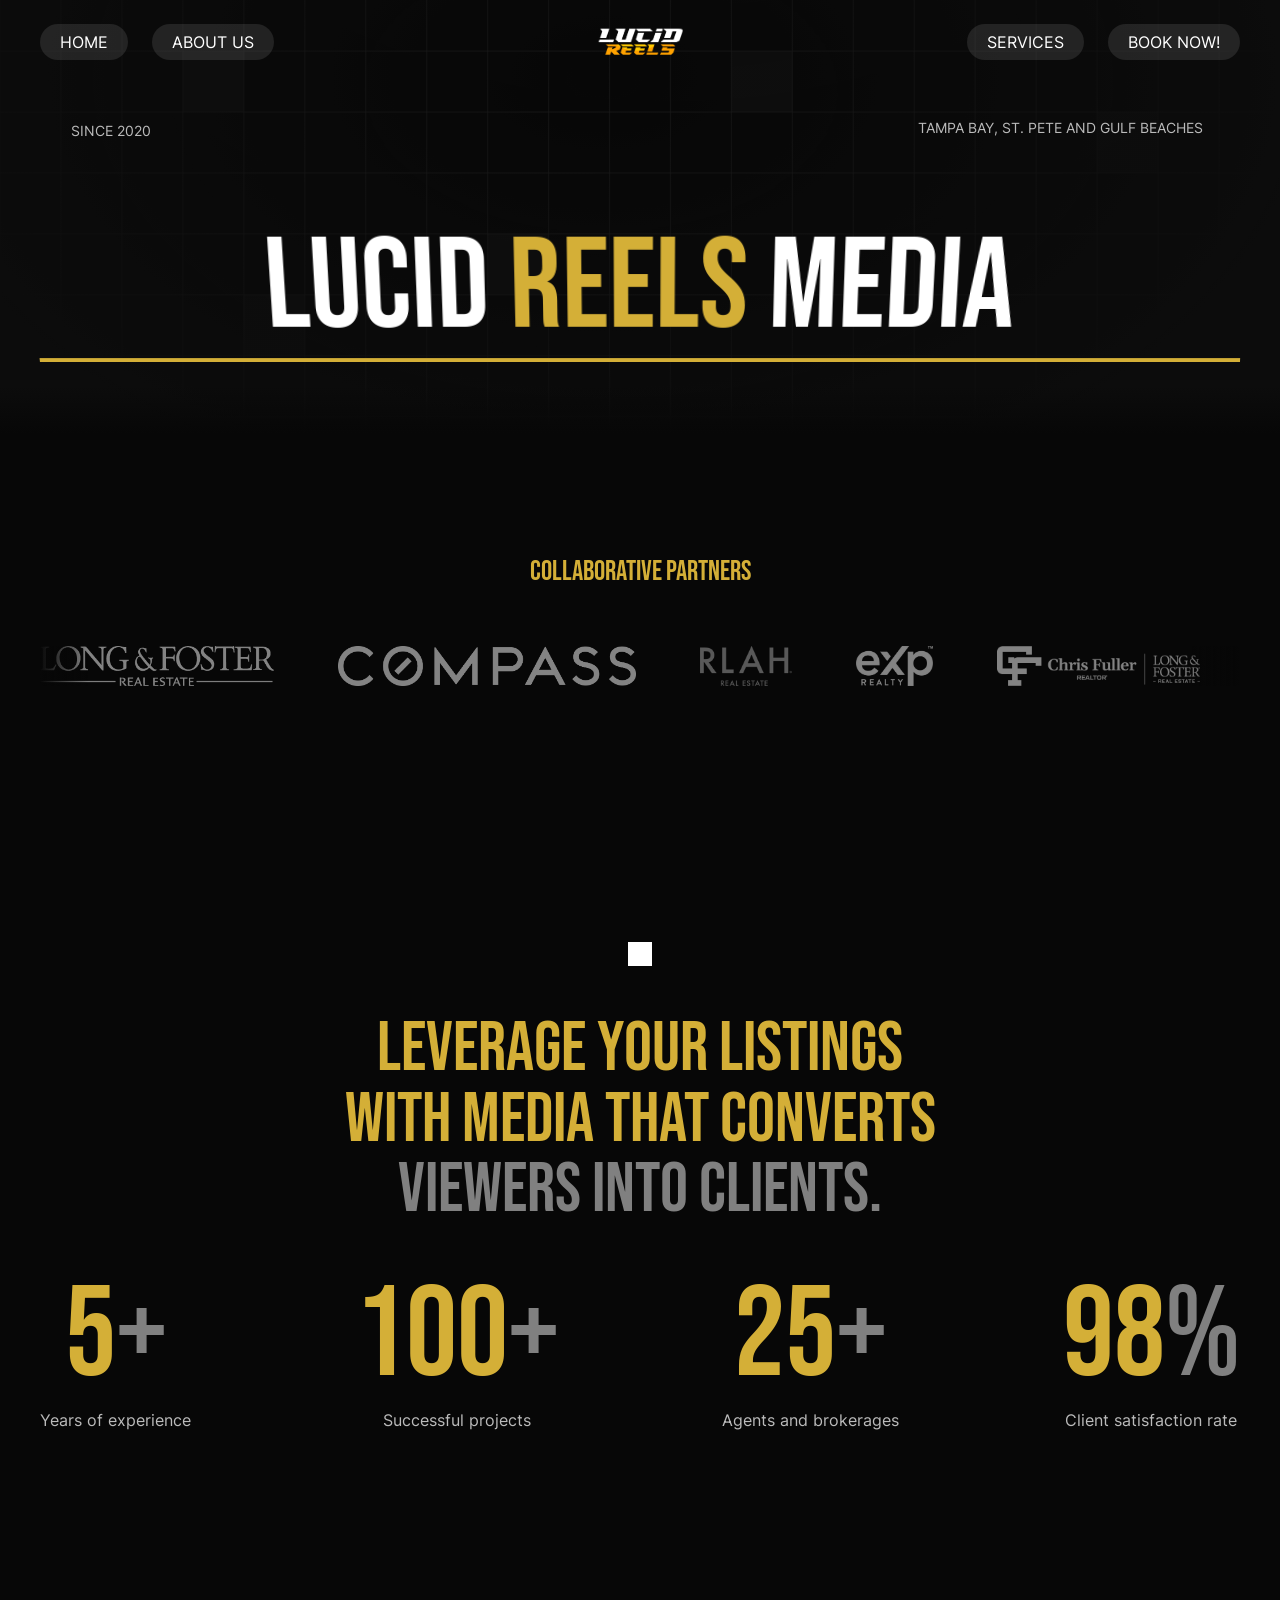
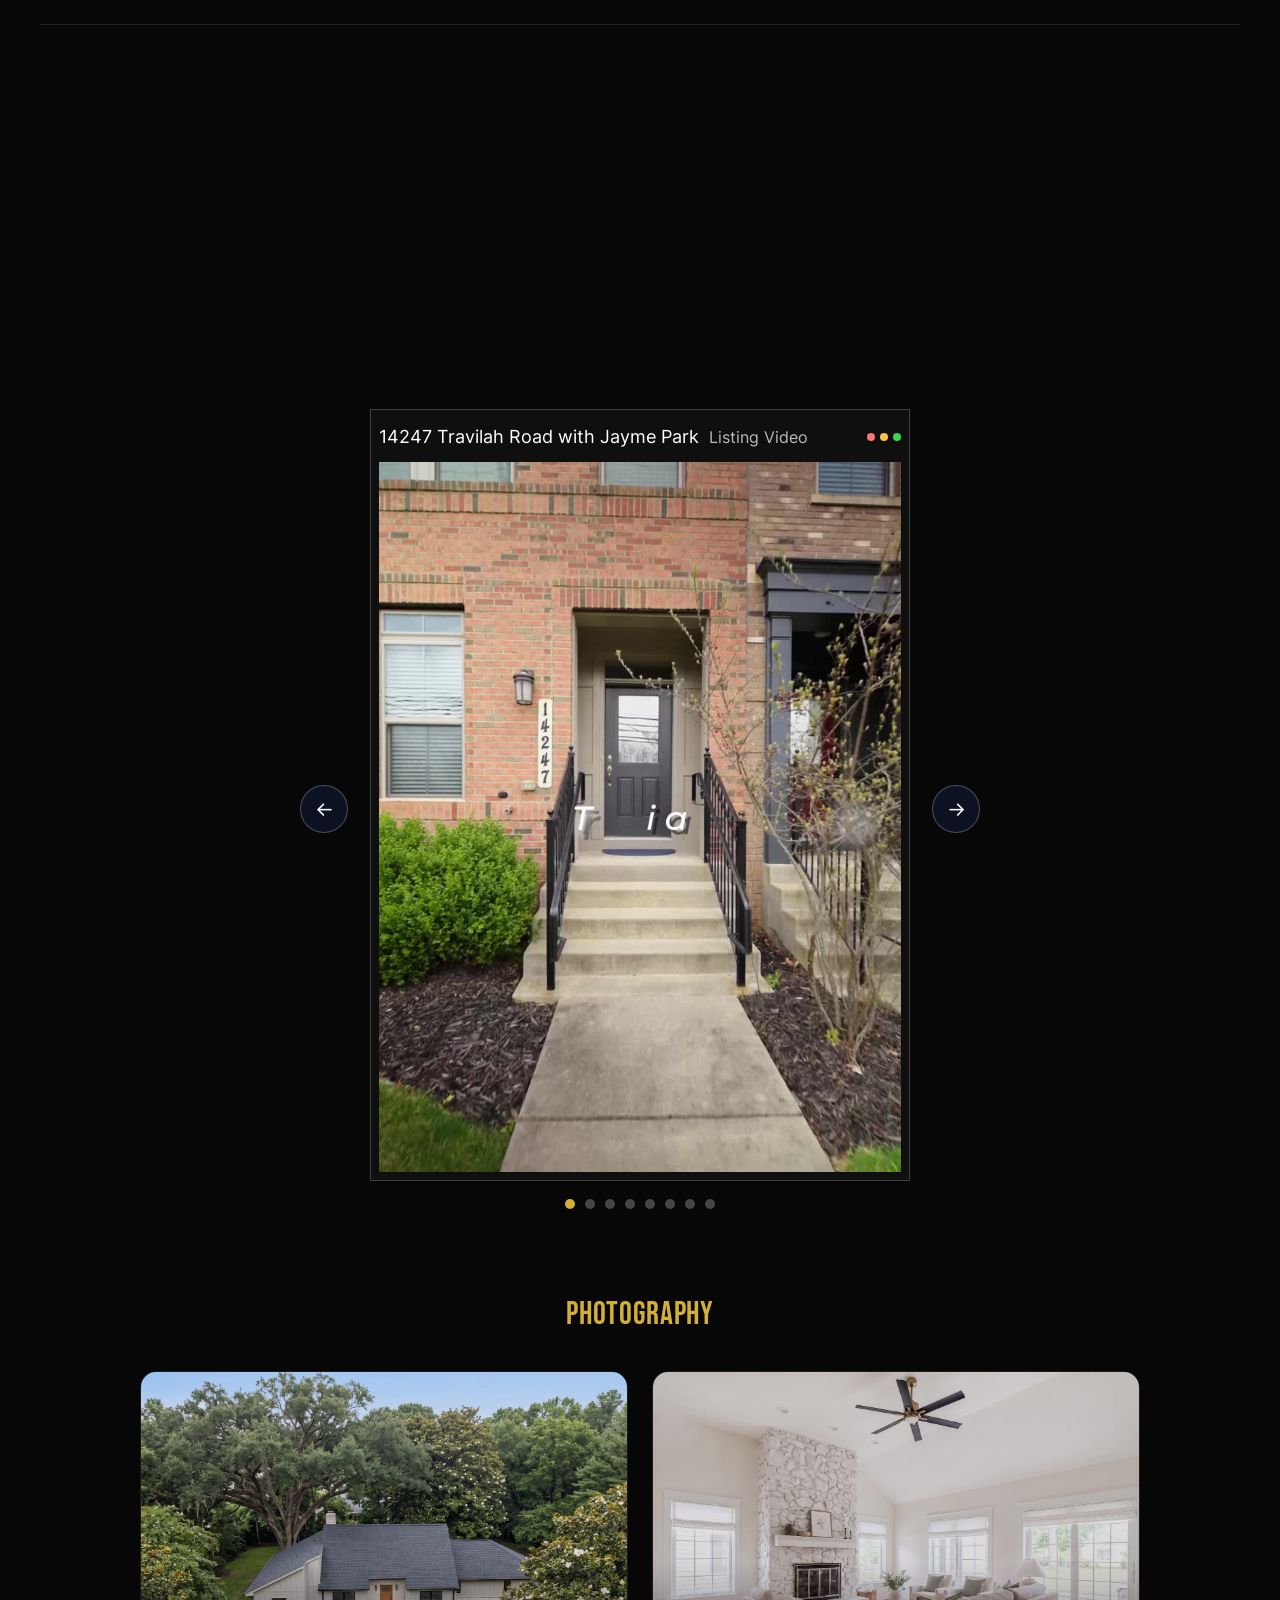
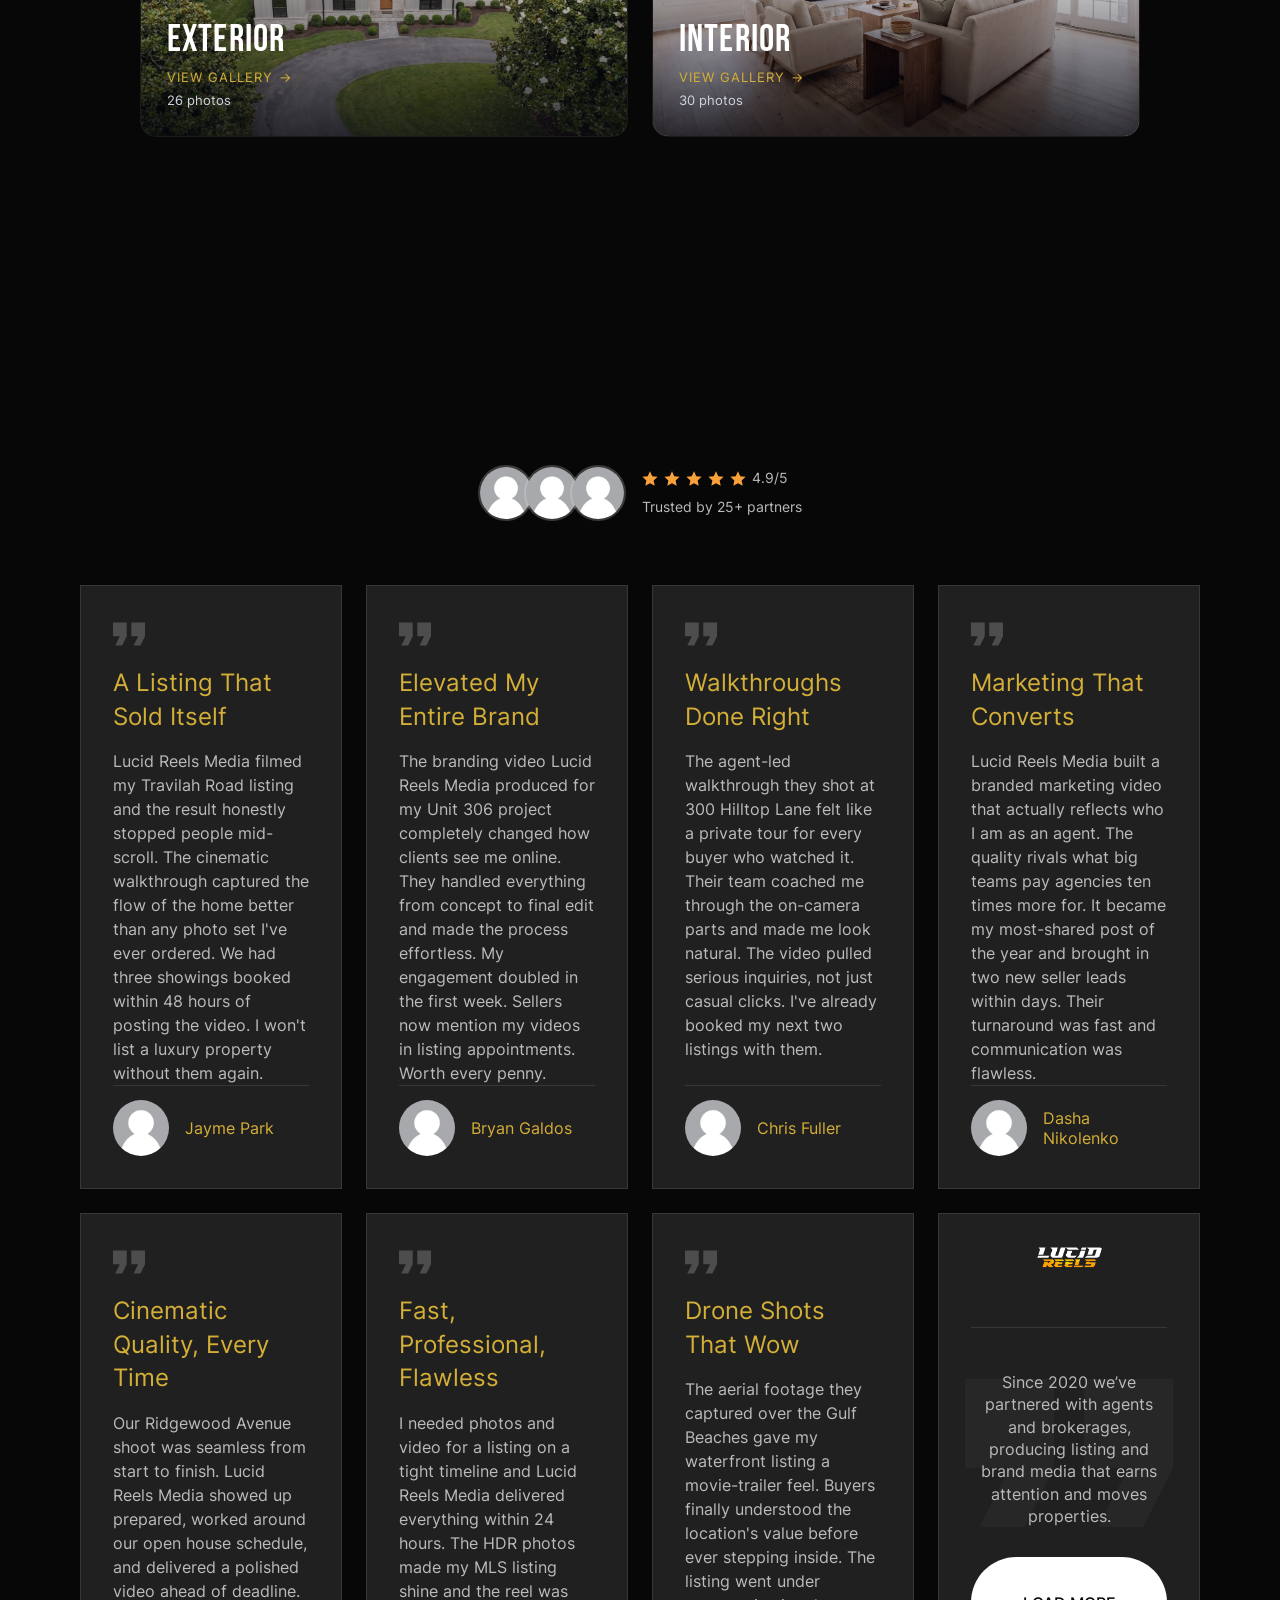
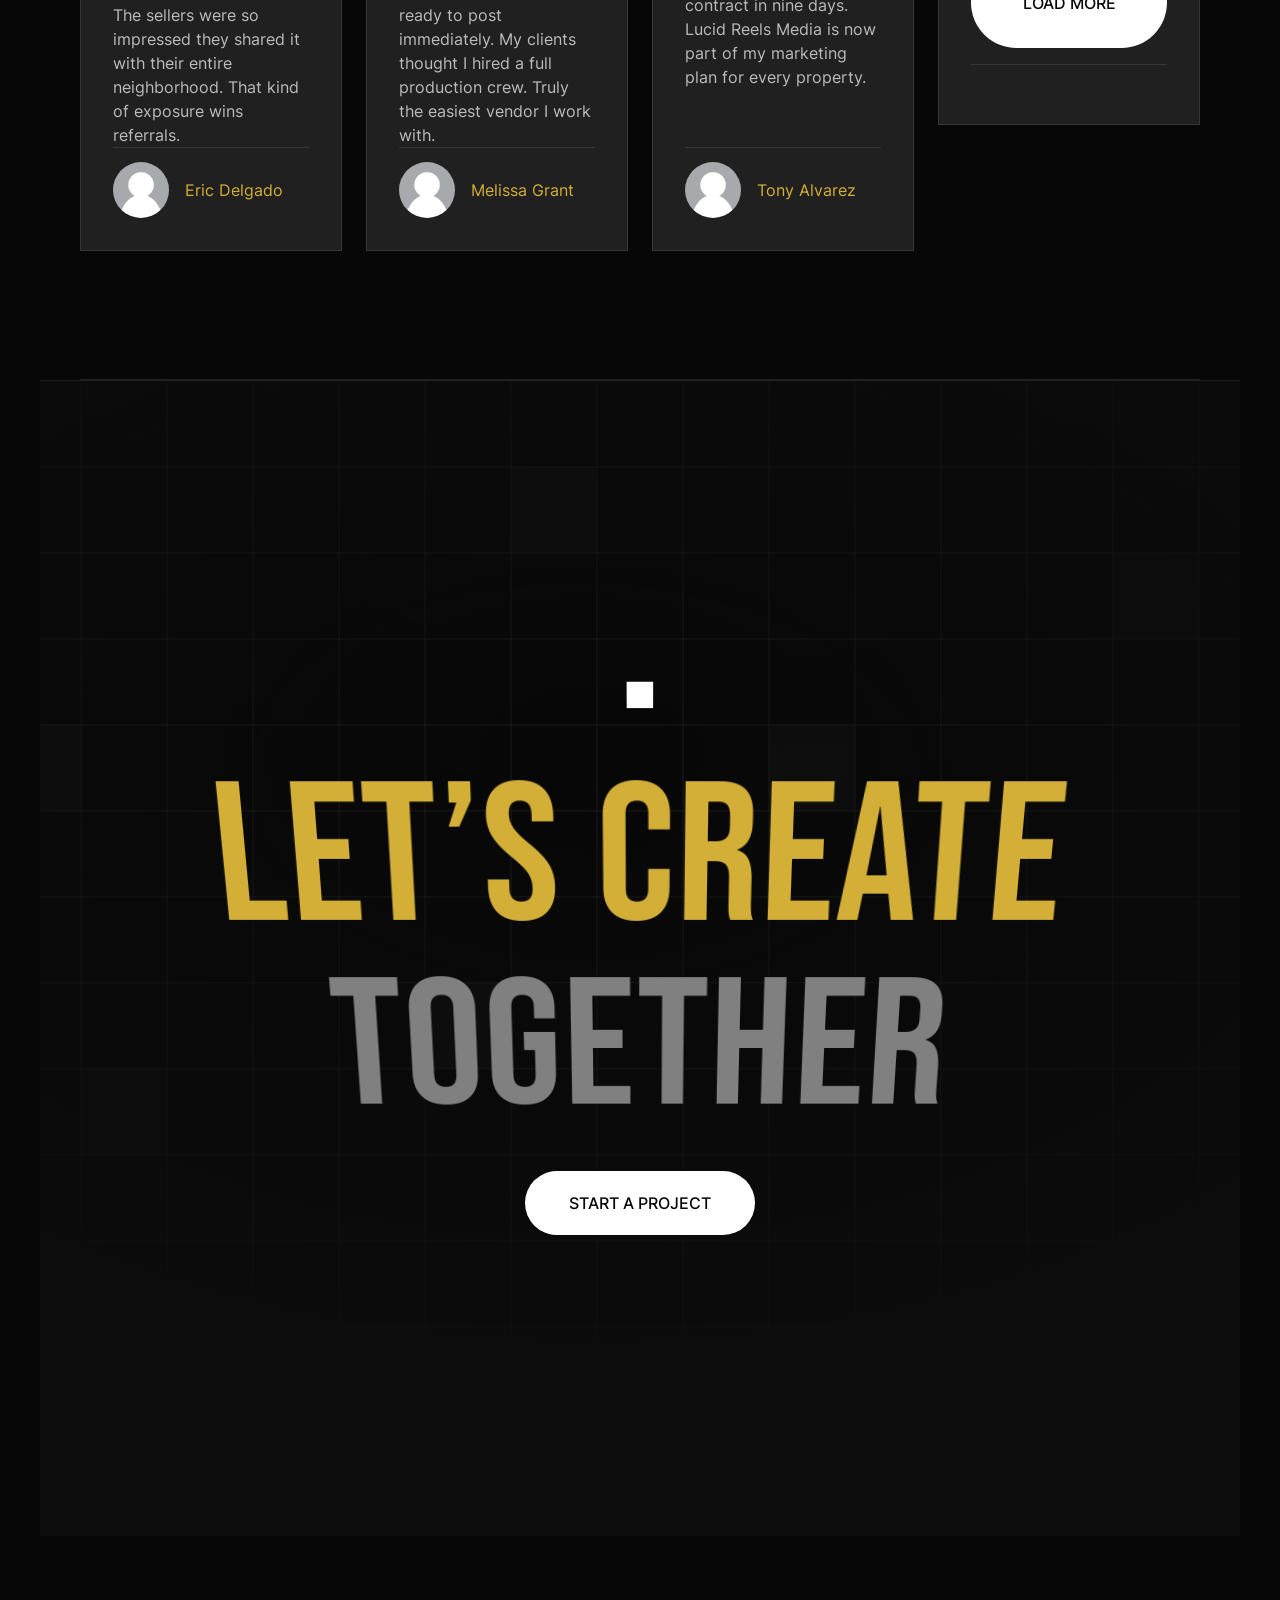
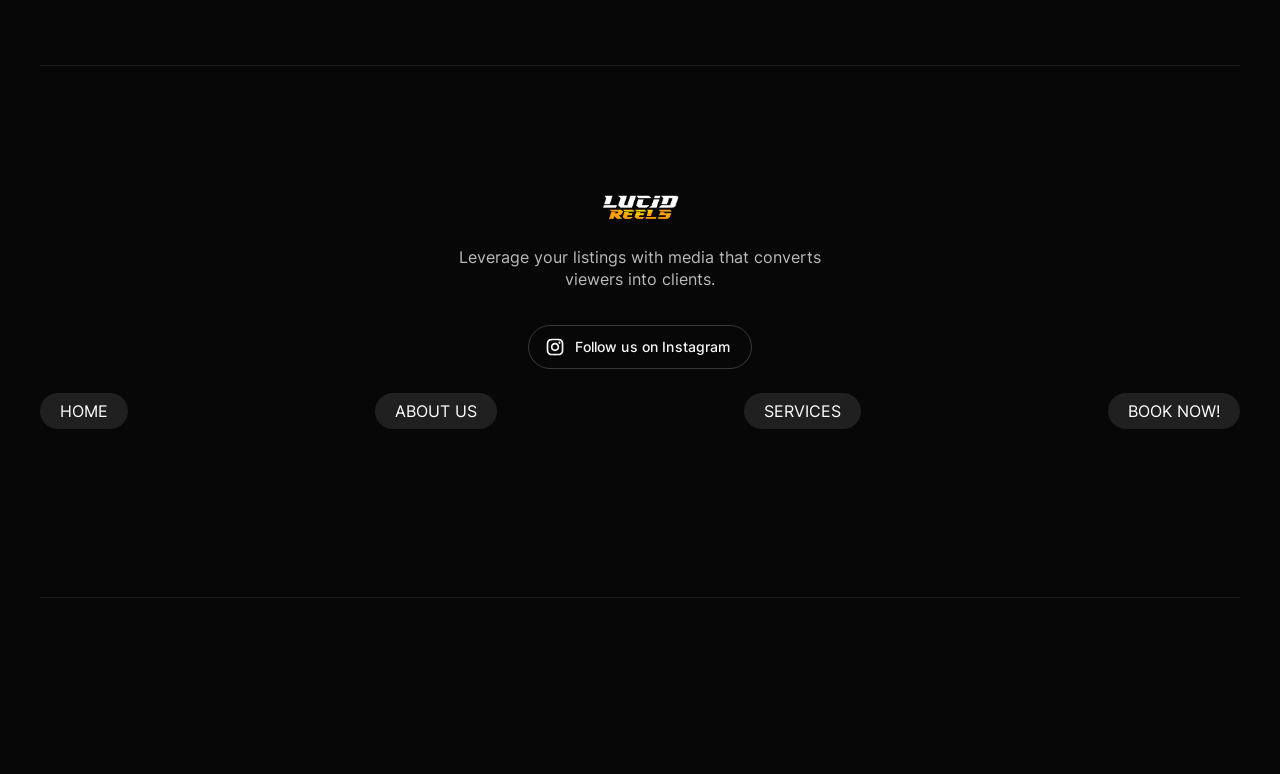
<file: index.html>
<!DOCTYPE html>
<html data-wf-page="6920ff1aa6c7a05921ba8392" data-wf-site="6920ff19a6c7a05921ba8324" lang="en">
<head>
  <!-- Google tag (gtag.js) -->
<script async src="https://www.googletagmanager.com/gtag/js?id=G-VPYBYR40JL"></script>
<script>
  window.dataLayer = window.dataLayer || [];
  function gtag(){dataLayer.push(arguments);}
  gtag('js', new Date());

  gtag('config', 'G-VPYBYR40JL');
</script>
  <meta charset="utf-8">
  <title>Home - LucidReelsMedia</title>
  <meta property="og:type" content="website">
  <meta content="summary_large_image" name="twitter:card">
  <meta content="width=device-width, initial-scale=1" name="viewport">
  <meta content="Webflow" name="generator">
  <link href="css/normalize.css" rel="stylesheet" type="text/css">
  <link href="css/webflow.css" rel="stylesheet" type="text/css">
  <link href="css/lucidreelsmedia.css" rel="stylesheet" type="text/css">
  <style>@media (min-width:992px) {html.w-mod-js:not(.w-mod-ix) [data-w-id="9d817b3f-8659-a727-22d1-a2a8ff4193ad"] {-webkit-transform:translate3d(0%, 0, 0) scale3d(1, 1, 1) rotateX(0) rotateY(0) rotateZ(0) skew(0, 0);-moz-transform:translate3d(0%, 0, 0) scale3d(1, 1, 1) rotateX(0) rotateY(0) rotateZ(0) skew(0, 0);-ms-transform:translate3d(0%, 0, 0) scale3d(1, 1, 1) rotateX(0) rotateY(0) rotateZ(0) skew(0, 0);transform:translate3d(0%, 0, 0) scale3d(1, 1, 1) rotateX(0) rotateY(0) rotateZ(0) skew(0, 0);}html.w-mod-js:not(.w-mod-ix) [data-w-id="9d817b3f-8659-a727-22d1-a2a8ff4193af"] {-webkit-transform:translate3d(0, 0%, 0) scale3d(1, 1, 1) rotateX(0) rotateY(0) rotateZ(0) skew(0, 0);-moz-transform:translate3d(0, 0%, 0) scale3d(1, 1, 1) rotateX(0) rotateY(0) rotateZ(0) skew(0, 0);-ms-transform:translate3d(0, 0%, 0) scale3d(1, 1, 1) rotateX(0) rotateY(0) rotateZ(0) skew(0, 0);transform:translate3d(0, 0%, 0) scale3d(1, 1, 1) rotateX(0) rotateY(0) rotateZ(0) skew(0, 0);}html.w-mod-js:not(.w-mod-ix) [data-w-id="9d817b3f-8659-a727-22d1-a2a8ff419389"] {-webkit-transform:translate3d(0%, 0, 0) scale3d(1, 1, 1) rotateX(0) rotateY(0) rotateZ(0) skew(0, 0);-moz-transform:translate3d(0%, 0, 0) scale3d(1, 1, 1) rotateX(0) rotateY(0) rotateZ(0) skew(0, 0);-ms-transform:translate3d(0%, 0, 0) scale3d(1, 1, 1) rotateX(0) rotateY(0) rotateZ(0) skew(0, 0);transform:translate3d(0%, 0, 0) scale3d(1, 1, 1) rotateX(0) rotateY(0) rotateZ(0) skew(0, 0);}html.w-mod-js:not(.w-mod-ix) [data-w-id="9d817b3f-8659-a727-22d1-a2a8ff41938b"] {-webkit-transform:translate3d(0, 0%, 0) scale3d(1, 1, 1) rotateX(0) rotateY(0) rotateZ(0) skew(0, 0);-moz-transform:translate3d(0, 0%, 0) scale3d(1, 1, 1) rotateX(0) rotateY(0) rotateZ(0) skew(0, 0);-ms-transform:translate3d(0, 0%, 0) scale3d(1, 1, 1) rotateX(0) rotateY(0) rotateZ(0) skew(0, 0);transform:translate3d(0, 0%, 0) scale3d(1, 1, 1) rotateX(0) rotateY(0) rotateZ(0) skew(0, 0);}html.w-mod-js:not(.w-mod-ix) [data-w-id="9d817b3f-8659-a727-22d1-a2a8ff41939b"] {-webkit-transform:translate3d(0%, 0, 0) scale3d(1, 1, 1) rotateX(0) rotateY(0) rotateZ(0) skew(0, 0);-moz-transform:translate3d(0%, 0, 0) scale3d(1, 1, 1) rotateX(0) rotateY(0) rotateZ(0) skew(0, 0);-ms-transform:translate3d(0%, 0, 0) scale3d(1, 1, 1) rotateX(0) rotateY(0) rotateZ(0) skew(0, 0);transform:translate3d(0%, 0, 0) scale3d(1, 1, 1) rotateX(0) rotateY(0) rotateZ(0) skew(0, 0);}html.w-mod-js:not(.w-mod-ix) [data-w-id="9d817b3f-8659-a727-22d1-a2a8ff41939d"] {-webkit-transform:translate3d(0, 0%, 0) scale3d(1, 1, 1) rotateX(0) rotateY(0) rotateZ(0) skew(0, 0);-moz-transform:translate3d(0, 0%, 0) scale3d(1, 1, 1) rotateX(0) rotateY(0) rotateZ(0) skew(0, 0);-ms-transform:translate3d(0, 0%, 0) scale3d(1, 1, 1) rotateX(0) rotateY(0) rotateZ(0) skew(0, 0);transform:translate3d(0, 0%, 0) scale3d(1, 1, 1) rotateX(0) rotateY(0) rotateZ(0) skew(0, 0);}html.w-mod-js:not(.w-mod-ix) [data-w-id="9d817b3f-8659-a727-22d1-a2a8ff4193bf"] {-webkit-transform:translate3d(0%, 0, 0) scale3d(1, 1, 1) rotateX(0) rotateY(0) rotateZ(0) skew(0, 0);-moz-transform:translate3d(0%, 0, 0) scale3d(1, 1, 1) rotateX(0) rotateY(0) rotateZ(0) skew(0, 0);-ms-transform:translate3d(0%, 0, 0) scale3d(1, 1, 1) rotateX(0) rotateY(0) rotateZ(0) skew(0, 0);transform:translate3d(0%, 0, 0) scale3d(1, 1, 1) rotateX(0) rotateY(0) rotateZ(0) skew(0, 0);}html.w-mod-js:not(.w-mod-ix) [data-w-id="9d817b3f-8659-a727-22d1-a2a8ff4193c1"] {-webkit-transform:translate3d(0, 0%, 0) scale3d(1, 1, 1) rotateX(0) rotateY(0) rotateZ(0) skew(0, 0);-moz-transform:translate3d(0, 0%, 0) scale3d(1, 1, 1) rotateX(0) rotateY(0) rotateZ(0) skew(0, 0);-ms-transform:translate3d(0, 0%, 0) scale3d(1, 1, 1) rotateX(0) rotateY(0) rotateZ(0) skew(0, 0);transform:translate3d(0, 0%, 0) scale3d(1, 1, 1) rotateX(0) rotateY(0) rotateZ(0) skew(0, 0);}html.w-mod-js:not(.w-mod-ix) [data-w-id="ee7e11aa-f33a-7c5b-4bf7-639b0527a9c4"] {-webkit-transform:translate3d(0%, 0, 0) scale3d(1, 1, 1) rotateX(0) rotateY(0) rotateZ(0) skew(0, 0);-moz-transform:translate3d(0%, 0, 0) scale3d(1, 1, 1) rotateX(0) rotateY(0) rotateZ(0) skew(0, 0);-ms-transform:translate3d(0%, 0, 0) scale3d(1, 1, 1) rotateX(0) rotateY(0) rotateZ(0) skew(0, 0);transform:translate3d(0%, 0, 0) scale3d(1, 1, 1) rotateX(0) rotateY(0) rotateZ(0) skew(0, 0);}html.w-mod-js:not(.w-mod-ix) [data-w-id="ee7e11aa-f33a-7c5b-4bf7-639b0527a9c6"] {-webkit-transform:translate3d(0, 0%, 0) scale3d(1, 1, 1) rotateX(0) rotateY(0) rotateZ(0) skew(0, 0);-moz-transform:translate3d(0, 0%, 0) scale3d(1, 1, 1) rotateX(0) rotateY(0) rotateZ(0) skew(0, 0);-ms-transform:translate3d(0, 0%, 0) scale3d(1, 1, 1) rotateX(0) rotateY(0) rotateZ(0) skew(0, 0);transform:translate3d(0, 0%, 0) scale3d(1, 1, 1) rotateX(0) rotateY(0) rotateZ(0) skew(0, 0);}}</style>
  <script type="text/javascript">!function(o,c){var n=c.documentElement,t=" w-mod-";n.className+=t+"js",("ontouchstart"in o||o.DocumentTouch&&c instanceof DocumentTouch)&&(n.className+=t+"touch")}(window,document);</script>
  <link href="images/favicon.svg" rel="shortcut icon" type="image/x-icon">
  <link href="images/webclip.svg" rel="apple-touch-icon">
</head>
<body>
  <div class="page-wrapper">
    <div id="top" data-animation="default" data-collapse="medium" data-duration="0" data-easing="ease" data-easing2="ease" role="banner" class="navbar w-nav">
      <div class="padding-global">
        <div class="container-large">
          <div class="w-layout-grid nav-component-grid">
            <a href="index.html" id="w-node-_32a340cc-db54-e7ac-40fb-6a617fcec3ed-7fcec3e9" data-w-id="32a340cc-db54-e7ac-40fb-6a617fcec3ed" aria-current="page" class="brand-link w-inline-block w--current">
              <div class="logo-wrap"><img loading="lazy" src="images/logo.svg" alt="Logo - LucidReelsMedia" class="logo"><img loading="lazy" src="images/logo.svg" alt="Logo - LucidReelsMedia" class="alternate-logo"></div>
            </a>
            <nav role="navigation" id="w-node-_32a340cc-db54-e7ac-40fb-6a617fcec3f1-7fcec3e9" class="nav-menu w-nav-menu">
              <div class="background-navbar">
                <div class="nav-square"></div>
              </div>
              <div class="nav-menu-content">
                <div class="left-nav-menu">
                  <div class="nav-link-overflow">
                    <a href="index.html" data-w-id="32a340cc-db54-e7ac-40fb-6a617fcec3f7" aria-current="page" class="nav-link w-inline-block w--current">
                      <div class="nav-link-block">
                        <div class="nav-text">Home</div>
                        <div class="nav-text is-hover">Home</div>
                      </div>
                    </a>
                  </div>
                  <div class="nav-link-overflow">
                    <a href="about.html" data-w-id="32a340cc-db54-e7ac-40fb-6a617fcec3fe" class="nav-link w-inline-block">
                      <div class="nav-link-block">
                        <div class="nav-text">About Us</div>
                        <div class="nav-text is-hover">About Us</div>
                      </div>
                    </a>
                  </div>
                </div>
                <div class="right-nav-menu">
                  <div class="nav-link-overflow">
                    <a href="pricing.html" data-w-id="32a340cc-db54-e7ac-40fb-6a617fcec414" class="nav-link w-inline-block">
                      <div class="nav-link-block">
                        <div class="nav-text">Services</div>
                        <div class="nav-text is-hover">Services</div>
                      </div>
                    </a>
                  </div>
                  <div class="nav-link-overflow">
                    <a href="contact.html" data-w-id="32a340cc-db54-e7ac-40fb-6a617fcec41b" class="nav-link w-inline-block">
                      <div class="nav-link-block">
                        <div class="nav-text">Book Now!</div>
                        <div class="nav-text is-hover">Book Now!</div>
                      </div>
                    </a>
                  </div>
                </div>
              </div>
            </nav>
            <div id="w-node-_32a340cc-db54-e7ac-40fb-6a617fcec421-7fcec3e9" data-w-id="32a340cc-db54-e7ac-40fb-6a617fcec421" class="menu-button w-nav-button">
              <div class="menu-button-block">
                <div class="menu-button-wrap">
                  <div class="menu-line-item">
                    <div class="menu-line top"></div>
                  </div>
                  <div class="menu-line-item">
                    <div class="menu-line bottom"></div>
                  </div>
                </div>
              </div>
            </div>
          </div>
        </div>
      </div>
    </div>
    <main class="main-wrapper">
      <header class="section-home-header">
        <div class="background"></div>
        <div class="w-layout-grid header-component-grid" style="height:auto;grid-template-rows:auto auto;padding-bottom:3rem;">
          
          <div id="w-node-_9c570c00-ab78-67c2-9dc1-846a4232fb9e-21ba8392" class="padding-global" style="grid-row:2;align-self:start;margin-top:4rem;">
            <div class="container-large">
              <div class="w-layout-grid header-content-grid">
<h1 id="lrm-hero" class="header-title" style="grid-column:1/-1;text-align:center;position:relative;">Lucid <span style="color:#D4AF37;">Reels</span> Media</h1>
              </div>
            </div>
          </div>
          <div id="w-node-_1a33f387-1f2e-1471-6812-1efff807487a-21ba8392" class="padding-global" style="grid-row:1;align-self:start;padding-top:7rem;">
            <div class="container-large">
              <div class="w-layout-grid header-inner-grid">
                <div id="w-node-_1a33f387-1f2e-1471-6812-1efff807487d-21ba8392" class="header-flex">
                  <div data-is-ix2-target="1" class="globe-lottie" data-w-id="1a33f387-1f2e-1471-6812-1efff807487e" data-animation-type="lottie" data-src="https://cdn.prod.website-files.com/675dde8ad6d70cdee263a72a/6762c30637d37e03df18f965_globe.json" data-loop="0" data-direction="1" data-autoplay="0" data-renderer="svg" data-default-duration="0" data-duration="3" data-ix2-initial-state="0"></div>
                  <div class="header-text">Since 2020</div>
                </div>
                <div id="w-node-_1a33f387-1f2e-1471-6812-1efff8074884-21ba8392" class="header-flex">
                  <div class="header-text">Tampa Bay, St. Pete and Gulf Beaches</div>
                  <div data-is-ix2-target="1" class="location-lottie" data-w-id="1a33f387-1f2e-1471-6812-1efff8074887" data-animation-type="lottie" data-src="https://cdn.prod.website-files.com/675dde8ad6d70cdee263a72a/6762c0e8938afb4a9f14f445_location.json" data-loop="0" data-direction="1" data-autoplay="0" data-renderer="svg" data-default-duration="0" data-duration="3.1031029767111304" data-ix2-initial-state="0"></div>
                </div>
              </div>
            </div>
          </div>
        </div>
        <div class="header-opacity"></div>
      </header>
      <section class="section-home-partner">
        <div class="padding-global">
          <div class="container-large">
            <div class="padding-section-large">
              <div class="subtitle" style="font-family:Bebas Neue, Impact, sans-serif;font-size:2em;">Collaborative Partners</div>
              <div class="spacer-xlarge"></div>
              <div class="partner-container" style="position:relative;overflow:hidden;justify-content:flex-start;">
                <div class="partners-logo-gradient-left"></div>
                <div class="lrm-ptrack">
                  <div class="lrm-pgroup">
                    <img loading="lazy" src="images/partner-longfoster.png" alt="Partner Logo - LucidReelsMedia" class="partner-image lrm-plogo">
                    <img loading="lazy" src="images/partner-compass.png" alt="Partner Logo - LucidReelsMedia" class="partner-image lrm-plogo">
                    <img loading="lazy" src="images/partner-rlah.png" alt="Partner Logo - LucidReelsMedia" class="partner-image lrm-plogo">
                    <img loading="lazy" src="images/partner-exp.png" alt="Partner Logo - LucidReelsMedia" class="partner-image lrm-plogo">
                    <img loading="lazy" src="images/partner-chrisfuller.png" alt="Partner Logo - LucidReelsMedia" class="partner-image lrm-plogo">
                    <img loading="lazy" src="images/partner-dasha.png" alt="Partner Logo - LucidReelsMedia" class="partner-image lrm-plogo">
                    <img loading="lazy" src="images/partner-century21.png" alt="Partner Logo - LucidReelsMedia" class="partner-image lrm-plogo">
                  </div>
                  <div class="lrm-pgroup">
                    <img loading="lazy" src="images/partner-longfoster.png" alt="Partner Logo - LucidReelsMedia" class="partner-image lrm-plogo">
                    <img loading="lazy" src="images/partner-compass.png" alt="Partner Logo - LucidReelsMedia" class="partner-image lrm-plogo">
                    <img loading="lazy" src="images/partner-rlah.png" alt="Partner Logo - LucidReelsMedia" class="partner-image lrm-plogo">
                    <img loading="lazy" src="images/partner-exp.png" alt="Partner Logo - LucidReelsMedia" class="partner-image lrm-plogo">
                    <img loading="lazy" src="images/partner-chrisfuller.png" alt="Partner Logo - LucidReelsMedia" class="partner-image lrm-plogo">
                    <img loading="lazy" src="images/partner-dasha.png" alt="Partner Logo - LucidReelsMedia" class="partner-image lrm-plogo">
                    <img loading="lazy" src="images/partner-century21.png" alt="Partner Logo - LucidReelsMedia" class="partner-image lrm-plogo">
                  </div>
                </div>
                <div class="partners-logo-gradient-right"></div>
              </div>
<style>
.lrm-ptrack{display:flex;width:max-content;animation:lrmPScroll 23s linear infinite;will-change:transform;backface-visibility:hidden;}
.lrm-pgroup{display:flex;align-items:center;gap:4rem;padding-right:4rem;flex:none;}
.lrm-plogo{height:2.5rem;width:auto;flex:none;}
@keyframes lrmPScroll{from{transform:translate3d(0,0,0);}to{transform:translate3d(-50%,0,0);}}

</style>
            </div>
          </div>
        </div>
      </section>
      <section class="section-home-intro">
        <div class="padding-global">
          <div class="container-large">
            <div class="padding-section-large">
              <div class="square-wrap">
                <div style="-webkit-transform:translate3d(0, 0, 0) scale3d(1, 1, 1) rotateX(0) rotateY(0) rotateZ(0deg) skew(0, 0);-moz-transform:translate3d(0, 0, 0) scale3d(1, 1, 1) rotateX(0) rotateY(0) rotateZ(0deg) skew(0, 0);-ms-transform:translate3d(0, 0, 0) scale3d(1, 1, 1) rotateX(0) rotateY(0) rotateZ(0deg) skew(0, 0);transform:translate3d(0, 0, 0) scale3d(1, 1, 1) rotateX(0) rotateY(0) rotateZ(0deg) skew(0, 0)" class="square"></div>
              </div>
              <div class="text-wrapper">
                <div class="overflow-wrap">
                  <div class="text-item">
                    <h2 class="intro-text" style="font-size:clamp(2.5rem,5.5vw,4.6rem);">Leverage your listings</h2>
                  </div>
                </div>
                <div class="overflow-wrap">
                  <div class="text-item">
                    <h2 class="intro-text" style="font-size:clamp(2.5rem,5.5vw,4.6rem);">with media that converts</h2>
                  </div>
                </div>
                <div class="overflow-wrap">
                  <div class="text-item">
                    <h2 class="intro-text" style="font-size:clamp(2.5rem,5.5vw,4.6rem);"><span class="text-color-secondary">viewers into clients.</span></h2>
                  </div>
                </div>
              </div>
              <div class="numbers-component-grid">
                <div id="w-node-_57963df6-6adf-1c97-602e-b1b4587619cd-21ba8392" class="number-content">
                  <h2 class="number-item">5<span class="text-color-secondary">+</span></h2>
                  <div class="text-size-regular text-align-center">Years of experience</div>
                </div>
                <div id="w-node-_57963df6-6adf-1c97-602e-b1b4587619d4-21ba8392" class="number-content">
                  <h2 class="number-item">100<span class="text-color-secondary">+</span></h2>
                  <div class="text-size-regular text-align-center">Successful projects</div>
                </div>
                <div id="w-node-_57963df6-6adf-1c97-602e-b1b4587619db-21ba8392" class="number-content">
                  <h2 class="number-item">25<span class="text-color-secondary">+</span></h2>
                  <div class="text-size-regular text-align-center">Agents and brokerages</div>
                </div>
                <div id="w-node-_57963df6-6adf-1c97-602e-b1b4587619e2-21ba8392" class="number-content">
                  <h2 class="number-item">98<span class="text-color-secondary">%</span></h2>
                  <div class="text-size-regular text-align-center">Client satisfaction rate</div>
                </div>
              </div>
            </div>
            <div class="dividing-line"></div>
          </div>
        </div>
      </section>
      <section class="section-home-projects" id="portfolio" style="scroll-margin-top:90px;">
        <div class="padding-global">
          <div class="container-large">
            <div class="padding-section-large">
              <div data-w-id="dd1b14bd-a538-9358-4636-1d4207752735" class="overflow-wrap">
                <div style="-webkit-transform:translate3d(0, 110%, 0) scale3d(1, 1, 1) rotateX(45deg) rotateY(0) rotateZ(0) skew(0, 0);-moz-transform:translate3d(0, 110%, 0) scale3d(1, 1, 1) rotateX(45deg) rotateY(0) rotateZ(0) skew(0, 0);-ms-transform:translate3d(0, 110%, 0) scale3d(1, 1, 1) rotateX(45deg) rotateY(0) rotateZ(0) skew(0, 0);transform:translate3d(0, 110%, 0) scale3d(1, 1, 1) rotateX(45deg) rotateY(0) rotateZ(0) skew(0, 0);transform-style:preserve-3d" class="text-item">
                  <h2 class="heading-style-h2 text-align-center">Our <span class="text-color-secondary">Portfolio</span></h2>
                </div>
              </div>
              <div class="w-layout-grid top-content-grid">
                
                
              </div>
              <div class="spacer-xlarge"></div>
<div style="max-width:540px;margin:0 auto;position:relative;" id="lrm-slider">
  <div class="project-content-wrapper" style="width:100%;">
    <div style="display:flex;justify-content:space-between;align-items:center;margin-bottom:14px;gap:12px;">
      <div style="display:flex;gap:10px;align-items:baseline;flex-wrap:wrap;">
        <div class="project-name" id="lrm-title">14247 Travilah Road with Jayme Park</div>
        <div class="text-size-regular" id="lrm-cat">Listing Video</div>
      </div>
      <div class="browser-wrap">
        <div class="browser-dot _01"></div>
        <div class="browser-dot _02"></div>
        <div class="browser-dot _03"></div>
      </div>
    </div>
    <div class="project-image-wrapper">
      <video id="lrm-video" src="images/project-travilah.mp4" poster="images/project-travilah-poster.jpg" class="project-image" style="width:100%;aspect-ratio:720/979;height:auto;object-fit:cover;display:block;transition:opacity .25s;" autoplay muted loop playsinline preload="metadata"></video>
    </div>
  </div>
  <button type="button" class="lrm-arrow" id="lrm-prev" aria-label="Previous project">&#8592;</button>
  <button type="button" class="lrm-arrow" id="lrm-next" aria-label="Next project">&#8594;</button>
  <div id="lrm-dots" style="display:flex;justify-content:center;gap:10px;margin-top:18px;"></div>
</div>
<style>
.lrm-arrow{position:absolute;top:50%;transform:translateY(-50%);width:48px;height:48px;border-radius:50%;border:1px solid rgba(255,255,255,0.25);background:rgba(15,20,40,0.85);color:#fff;font-size:20px;cursor:pointer;transition:background .2s;}
.lrm-arrow:hover{background:#D4AF37;color:#0f0f0f;}
.lrm-dot{width:10px;height:10px;border-radius:50%;background:rgba(255,255,255,0.25);cursor:pointer;transition:background .2s;}
.lrm-dot.active{background:#D4AF37;}
/* --- moved out of inline style attributes 2026-10-03 so breakpoints can reach them --- */
#lrm-hero.header-title{font-size:10vw;white-space:nowrap;}
.lrm-arrow#lrm-prev{left:-70px;}
.lrm-arrow#lrm-next{right:-70px;}
.testimonial-component-grid{display:grid;grid-template-columns:repeat(4,minmax(0,1fr));grid-auto-rows:1fr;gap:24px;}
@media (max-width:991px){.testimonial-component-grid{grid-template-columns:1fr 1fr;grid-auto-rows:auto;}}
@media (max-width:800px){.lrm-arrow#lrm-prev{left:8px;}.lrm-arrow#lrm-next{right:8px;}}
@media (max-width:767px){#lrm-hero.header-title{font-size:15vw;white-space:normal;}}
@media (max-width:479px){.testimonial-component-grid{grid-template-columns:1fr;}}
</style>
<script src="js/portfolio-data.js"></script>
<script>
(function(){
  // Slides are built from js/portfolio-data.js so the carousel and the portfolio
  // index can never drift apart. Edit that file only. (2026-10-11)
  var V=(window.PORTFOLIO&&window.PORTFOLIO.video)||[];
  var slides=V.map(function(e){
    var note=e[2]||'', k=note.lastIndexOf(' \u2014 ');
    return {src:'images/'+e[0],
            poster:e[1]?'images/'+e[1]:'',
            title:k>-1?note.slice(0,k):note,
            cat:k>-1?note.slice(k+3):''};
  });
  if(!slides.length)return;
  var i=0,v=document.getElementById('lrm-video'),t=document.getElementById('lrm-title'),c=document.getElementById('lrm-cat'),dots=document.getElementById('lrm-dots');
  slides.forEach(function(_,n){var d=document.createElement('div');d.className='lrm-dot'+(n===0?' active':'');d.onclick=function(){go(n);};dots.appendChild(d);});
  function go(n){
    i=(n+slides.length)%slides.length;
    v.style.opacity=0;
    setTimeout(function(){
      v.poster=slides[i].poster;v.src=slides[i].src;v.play();
      t.textContent=slides[i].title;c.textContent=slides[i].cat;
      v.style.opacity=1;
      [].forEach.call(dots.children,function(d,n){d.className='lrm-dot'+(n===i?' active':'');});
    },250);
  }
  v.poster=slides[0].poster;
  if(v.getAttribute('src')!==slides[0].src){v.src=slides[0].src;}
  t.textContent=slides[0].title;c.textContent=slides[0].cat;
  document.getElementById('lrm-prev').onclick=function(){go(i-1);};
  document.getElementById('lrm-next').onclick=function(){go(i+1);};
})();
</script>
<div class="lrm-photos" style="max-width:1240px;margin:90px auto 0;padding:0 20px;">
  <h3 style="font-size:32px;margin-bottom:40px;text-align:center;font-family:Bebas Neue, Impact, sans-serif;letter-spacing:.02em;">Photography</h3>
  <div class="lrm-cat-grid" id="lrm-covers"></div>
</div>
<style>
.lrm-cat-grid{display:grid;grid-template-columns:repeat(2,1fr);gap:24px;max-width:1000px;margin:0 auto;}
@media(max-width:700px){.lrm-cat-grid{grid-template-columns:1fr;}}
.lrm-cat-card{position:relative;display:block;border-radius:16px;overflow:hidden;border:1px solid rgba(255,255,255,0.08);aspect-ratio:4/3;text-decoration:none;transition:border-color .25s,box-shadow .25s,transform .25s;}
.lrm-cat-card img{width:100%;height:100%;object-fit:cover;display:block;transition:transform .5s ease;}
.lrm-cat-card:hover{border-color:#D4AF37;box-shadow:0 0 32px rgba(212,175,55,0.30);transform:translateY(-4px);}
.lrm-cat-card:hover img{transform:scale(1.05);}
.lrm-cat-ov{position:absolute;inset:0;background:linear-gradient(to top,rgba(5,6,12,0.80) 0%,rgba(5,6,12,0.15) 48%,rgba(5,6,12,0.05) 100%);display:flex;flex-direction:column;justify-content:flex-end;padding:26px;}
.lrm-cat-name{font-family:Bebas Neue, Impact, sans-serif;letter-spacing:.03em;color:#fff;font-size:38px;line-height:1;}
.lrm-cat-sub{color:#D4AF37;font-size:13px;margin-top:8px;letter-spacing:.08em;text-transform:uppercase;}
.lrm-cat-count{color:#cfd4e0;font-size:13px;margin-top:3px;}
</style>
<script>
(function(){
  var P=window.PORTFOLIO||{exterior:[],interior:[]};
  var defs=[
    {key:'exterior',name:'Exterior',href:'exterior.html'},
    {key:'interior',name:'Interior',href:'interior.html'}
  ];
  var html='';
  defs.forEach(function(d){
    var list=P[d.key]||[]; if(!list.length)return;
    var cover='images/portfolio/'+list[0][0];
    html+='<a class="lrm-cat-card" href="'+d.href+'">'+
      '<img src="'+cover+'" loading="lazy" alt="'+d.name+' real estate photography by Lucid Reels Media">'+
      '<div class="lrm-cat-ov"><div class="lrm-cat-name">'+d.name+'</div>'+
      '<div class="lrm-cat-sub">View gallery &#8594;</div>'+
      '<div class="lrm-cat-count">'+list.length+' photos</div></div></a>';
  });
  document.getElementById('lrm-covers').innerHTML=html;
})();
</script>

      <section class="section-home-testimonial">
        <div class="padding-global">
          <div class="container-large">
            <div class="padding-section-large">
              <div data-w-id="3e9f23c2-3743-cc8e-fad4-92b598ffe90e" class="overflow-wrap">
                <div style="-webkit-transform:translate3d(0, 110%, 0) scale3d(1, 1, 1) rotateX(45deg) rotateY(0) rotateZ(0) skew(0, 0);-moz-transform:translate3d(0, 110%, 0) scale3d(1, 1, 1) rotateX(45deg) rotateY(0) rotateZ(0) skew(0, 0);-ms-transform:translate3d(0, 110%, 0) scale3d(1, 1, 1) rotateX(45deg) rotateY(0) rotateZ(0) skew(0, 0);transform:translate3d(0, 110%, 0) scale3d(1, 1, 1) rotateX(45deg) rotateY(0) rotateZ(0) skew(0, 0);transform-style:preserve-3d" class="text-item">
                  <h2 class="heading-style-h2 text-align-center">Client <span class="text-color-secondary">Reviews</span></h2>
                </div>
              </div>
              <div class="spacer-xsmall"></div>
              <div class="w-layout-grid top-content-grid">
                <div id="w-node-_0859239d-dcd7-c573-4aaa-057254b6e249-21ba8392" class="client-rating-wrap">
                  <div class="client-rating-block"><img sizes="100vw" srcset="images/client-01-p-500.jpg 500w, images/client-01-p-800.jpg 800w, images/client-01-p-1080.jpg 1080w, images/client-01.jpg 1280w" alt="Image - LucidReelsMedia" src="images/client-01.jpg" loading="lazy" class="client-avatar _01"><img sizes="100vw" srcset="images/client-03-p-500.jpg 500w, images/client-03-p-800.jpg 800w, images/client-03-p-1080.jpg 1080w, images/client-03.jpg 1280w" alt="Image - LucidReelsMedia" src="images/client-03.jpg" loading="lazy" class="client-avatar _02"><img sizes="100vw" srcset="images/client-02-p-500.jpg 500w, images/client-02-p-800.jpg 800w, images/client-02-p-1080.jpg 1080w, images/client-02.jpg 1280w" alt="Image - LucidReelsMedia" src="images/client-02.jpg" loading="lazy" class="client-avatar _03"></div>
                  <div class="rating-block">
                    <div class="star-rating-block">
                      <div class="star-rating w-embed"><svg xmlns="http://www.w3.org/2000/svg" viewbox="0 0 24 24" fill="currentColor">
                          <path d="M12.0006 18.26L4.94715 22.2082L6.52248 14.2799L0.587891 8.7918L8.61493 7.84006L12.0006 0.5L15.3862 7.84006L23.4132 8.7918L17.4787 14.2799L19.054 22.2082L12.0006 18.26Z"></path>
                        </svg></div>
                      <div class="star-rating w-embed"><svg xmlns="http://www.w3.org/2000/svg" viewbox="0 0 24 24" fill="currentColor">
                          <path d="M12.0006 18.26L4.94715 22.2082L6.52248 14.2799L0.587891 8.7918L8.61493 7.84006L12.0006 0.5L15.3862 7.84006L23.4132 8.7918L17.4787 14.2799L19.054 22.2082L12.0006 18.26Z"></path>
                        </svg></div>
                      <div class="star-rating w-embed"><svg xmlns="http://www.w3.org/2000/svg" viewbox="0 0 24 24" fill="currentColor">
                          <path d="M12.0006 18.26L4.94715 22.2082L6.52248 14.2799L0.587891 8.7918L8.61493 7.84006L12.0006 0.5L15.3862 7.84006L23.4132 8.7918L17.4787 14.2799L19.054 22.2082L12.0006 18.26Z"></path>
                        </svg></div>
                      <div class="star-rating w-embed"><svg xmlns="http://www.w3.org/2000/svg" viewbox="0 0 24 24" fill="currentColor">
                          <path d="M12.0006 18.26L4.94715 22.2082L6.52248 14.2799L0.587891 8.7918L8.61493 7.84006L12.0006 0.5L15.3862 7.84006L23.4132 8.7918L17.4787 14.2799L19.054 22.2082L12.0006 18.26Z"></path>
                        </svg></div>
                      <div class="star-rating w-embed"><svg xmlns="http://www.w3.org/2000/svg" viewbox="0 0 24 24" fill="currentColor">
                          <path d="M12.0006 18.26L4.94715 22.2082L6.52248 14.2799L0.587891 8.7918L8.61493 7.84006L12.0006 0.5L15.3862 7.84006L23.4132 8.7918L17.4787 14.2799L19.054 22.2082L12.0006 18.26Z"></path>
                        </svg></div>
                      <div class="text-size-small">4.9/5</div>
                    </div>
                    <div class="text-size-small">Trusted by 25+ partners</div>
                  </div>
                </div>
              </div>
              <!-- Testomonial Section-->
              <div class="spacer-xlarge"></div>
              <div class="w-layout-grid testimonial-component-grid">
                <div class="testimonial-content-wrap" style="display:flex;flex-direction:column;height:100%;">
                  <img src="images/quote-icon.svg" loading="lazy" alt="Quote Icon - LucidReelsMedia" class="quote-icon" style="width:32px;">
                  <div class="testimonial-title" style="margin-top:16px;">A Listing That Sold Itself</div>
                  <p class="testimonial-text" style="flex:1;">Lucid Reels Media filmed my Travilah Road listing and the result honestly stopped people mid-scroll. The cinematic walkthrough captured the flow of the home better than any photo set I've ever ordered. We had three showings booked within 48 hours of posting the video. I won't list a luxury property without them again.</p>
                  <div class="testimonial-line"></div>
                  <div class="client-content" style="margin-top:14px;"><img src="images/client-01.jpg" loading="lazy" alt="Image - LucidReelsMedia" class="client-picture">
                    <div class="client-content-block">
                      <div class="client-name">Jayme Park</div>
                      
                    </div>
                  </div>
                </div>
                <div class="testimonial-content-wrap" style="display:flex;flex-direction:column;height:100%;">
                  <img src="images/quote-icon.svg" loading="lazy" alt="Quote Icon - LucidReelsMedia" class="quote-icon" style="width:32px;">
                  <div class="testimonial-title" style="margin-top:16px;">Elevated My Entire Brand</div>
                  <p class="testimonial-text" style="flex:1;">The branding video Lucid Reels Media produced for my Unit 306 project completely changed how clients see me online. They handled everything from concept to final edit and made the process effortless. My engagement doubled in the first week. Sellers now mention my videos in listing appointments. Worth every penny.</p>
                  <div class="testimonial-line"></div>
                  <div class="client-content" style="margin-top:14px;"><img src="images/client-02.jpg" loading="lazy" alt="Image - LucidReelsMedia" class="client-picture">
                    <div class="client-content-block">
                      <div class="client-name">Bryan Galdos</div>
                      
                    </div>
                  </div>
                </div>
                <div class="testimonial-content-wrap" style="display:flex;flex-direction:column;height:100%;">
                  <img src="images/quote-icon.svg" loading="lazy" alt="Quote Icon - LucidReelsMedia" class="quote-icon" style="width:32px;">
                  <div class="testimonial-title" style="margin-top:16px;">Walkthroughs Done Right</div>
                  <p class="testimonial-text" style="flex:1;">The agent-led walkthrough they shot at 300 Hilltop Lane felt like a private tour for every buyer who watched it. Their team coached me through the on-camera parts and made me look natural. The video pulled serious inquiries, not just casual clicks. I've already booked my next two listings with them.</p>
                  <div class="testimonial-line"></div>
                  <div class="client-content" style="margin-top:14px;"><img src="images/client-03.jpg" loading="lazy" alt="Image - LucidReelsMedia" class="client-picture">
                    <div class="client-content-block">
                      <div class="client-name">Chris Fuller</div>
                      
                    </div>
                  </div>
                </div>
                <div class="testimonial-content-wrap" style="display:flex;flex-direction:column;height:100%;">
                  <img src="images/quote-icon.svg" loading="lazy" alt="Quote Icon - LucidReelsMedia" class="quote-icon" style="width:32px;">
                  <div class="testimonial-title" style="margin-top:16px;">Marketing That Converts</div>
                  <p class="testimonial-text" style="flex:1;">Lucid Reels Media built a branded marketing video that actually reflects who I am as an agent. The quality rivals what big teams pay agencies ten times more for. It became my most-shared post of the year and brought in two new seller leads within days. Their turnaround was fast and communication was flawless.</p>
                  <div class="testimonial-line"></div>
                  <div class="client-content" style="margin-top:14px;"><img src="images/client-04.jpg" loading="lazy" alt="Image - LucidReelsMedia" class="client-picture">
                    <div class="client-content-block">
                      <div class="client-name">Dasha Nikolenko</div>
                      
                    </div>
                  </div>
                </div>
                <div class="testimonial-content-wrap" style="display:flex;flex-direction:column;height:100%;">
                  <img src="images/quote-icon.svg" loading="lazy" alt="Quote Icon - LucidReelsMedia" class="quote-icon" style="width:32px;">
                  <div class="testimonial-title" style="margin-top:16px;">Cinematic Quality, Every Time</div>
                  <p class="testimonial-text" style="flex:1;">Our Ridgewood Avenue shoot was seamless from start to finish. Lucid Reels Media showed up prepared, worked around our open house schedule, and delivered a polished video ahead of deadline. The sellers were so impressed they shared it with their entire neighborhood. That kind of exposure wins referrals.</p>
                  <div class="testimonial-line"></div>
                  <div class="client-content" style="margin-top:14px;"><img src="images/client-01.jpg" loading="lazy" alt="Image - LucidReelsMedia" class="client-picture">
                    <div class="client-content-block">
                      <div class="client-name">Eric Delgado</div>
                      
                    </div>
                  </div>
                </div>
                <div class="testimonial-content-wrap" style="display:flex;flex-direction:column;height:100%;">
                  <img src="images/quote-icon.svg" loading="lazy" alt="Quote Icon - LucidReelsMedia" class="quote-icon" style="width:32px;">
                  <div class="testimonial-title" style="margin-top:16px;">Fast, Professional, Flawless</div>
                  <p class="testimonial-text" style="flex:1;">I needed photos and video for a listing on a tight timeline and Lucid Reels Media delivered everything within 24 hours. The HDR photos made my MLS listing shine and the reel was ready to post immediately. My clients thought I hired a full production crew. Truly the easiest vendor I work with.</p>
                  <div class="testimonial-line"></div>
                  <div class="client-content" style="margin-top:14px;"><img src="images/client-02.jpg" loading="lazy" alt="Image - LucidReelsMedia" class="client-picture">
                    <div class="client-content-block">
                      <div class="client-name">Melissa Grant</div>
                      
                    </div>
                  </div>
                </div>
                <div class="testimonial-content-wrap" style="display:flex;flex-direction:column;height:100%;">
                  <img src="images/quote-icon.svg" loading="lazy" alt="Quote Icon - LucidReelsMedia" class="quote-icon" style="width:32px;">
                  <div class="testimonial-title" style="margin-top:16px;">Drone Shots That Wow</div>
                  <p class="testimonial-text" style="flex:1;">The aerial footage they captured over the Gulf Beaches gave my waterfront listing a movie-trailer feel. Buyers finally understood the location's value before ever stepping inside. The listing went under contract in nine days. Lucid Reels Media is now part of my marketing plan for every property.</p>
                  <div class="testimonial-line"></div>
                  <div class="client-content" style="margin-top:14px;"><img src="images/client-03.jpg" loading="lazy" alt="Image - LucidReelsMedia" class="client-picture">
                    <div class="client-content-block">
                      <div class="client-name">Tony Alvarez</div>
                      
                    </div>
                  </div>
                </div>
                <div class="testimonial-content-wrap">
                  <div class="w-layout-grid testimonial-inner-grid">
                    <div id="w-node-a7dcdc49-2d39-ff52-5bcf-5a916ddca28d-21ba8392" class="testimonial-block"><img src="images/brand-mark.svg" loading="lazy" alt="Brand Mark - LucidReelsMedia" class="brand-mark"></div>
                    <div id="w-node-_08b0db66-290a-6c6c-498b-bafb672a1671-21ba8392" class="testimonial-line"></div>
                    <div id="w-node-_9f7028c3-8d6a-5202-3f5a-c2ff016b1236-21ba8392" class="text-size-regular text-align-center">Since 2020 we&#8217;ve partnered with agents and brokerages, producing listing and brand media that earns attention and moves properties.</div>
                    <div id="w-node-_1cec8f9f-6c8e-a090-00ab-89cc3b1f1277-21ba8392" class="testimonial-line"></div>
                    <a id="lrm-loadmore" href="#" class="main-button w-inline-block">
                      <div class="button-text-wrap">
                        <div style="-webkit-transform:translate3d(0, 0%, 0) scale3d(1, 1, 1) rotateX(0) rotateY(0) rotateZ(0) skew(0, 0);-moz-transform:translate3d(0, 0%, 0) scale3d(1, 1, 1) rotateX(0) rotateY(0) rotateZ(0) skew(0, 0);-ms-transform:translate3d(0, 0%, 0) scale3d(1, 1, 1) rotateX(0) rotateY(0) rotateZ(0) skew(0, 0);transform:translate3d(0, 0%, 0) scale3d(1, 1, 1) rotateX(0) rotateY(0) rotateZ(0) skew(0, 0)" class="button-text is-transition">Load More</div>
                      </div>
                      <div class="button-transition-wrap">
                        <div style="-webkit-transform:translate3d(0, 100%, 0) scale3d(1, 1, 1) rotateX(0) rotateY(0) rotateZ(0) skew(0, 0);-moz-transform:translate3d(0, 100%, 0) scale3d(1, 1, 1) rotateX(0) rotateY(0) rotateZ(0) skew(0, 0);-ms-transform:translate3d(0, 100%, 0) scale3d(1, 1, 1) rotateX(0) rotateY(0) rotateZ(0) skew(0, 0);transform:translate3d(0, 100%, 0) scale3d(1, 1, 1) rotateX(0) rotateY(0) rotateZ(0) skew(0, 0)" class="button-transition">
                          <div class="button-text">Load More</div>
                        </div>
                      </div>
                    </a>
                  </div>
                  <div class="quote-wrap"><img src="images/quote-icon.svg" loading="lazy" alt="Quote Icon - LucidReelsMedia" class="quote-bg-icon"></div>
                </div>
<div class="testimonial-content-wrap lrm-extra-review" style="display:none;flex-direction:column;height:100%;">
                  <img src="images/quote-icon.svg" loading="lazy" alt="Quote Icon - LucidReelsMedia" class="quote-icon" style="width:32px;">
                  <div class="testimonial-title" style="margin-top:16px;">My Listings Look Luxury Now</div>
                  <p class="testimonial-text" style="flex:1;">Since partnering with Lucid Reels Media, every one of my listings looks like a million-dollar property. Their eye for lighting and composition is unmatched in the Tampa Bay market. Sellers specifically ask about the video package during my presentations. It has become my biggest competitive edge.</p>
                  <div class="testimonial-line"></div>
                  <div class="client-content" style="margin-top:14px;"><img src="images/client-04.jpg" loading="lazy" alt="Image - LucidReelsMedia" class="client-picture">
                    <div class="client-content-block">
                      <div class="client-name">Sarah Kim</div>
                      
                    </div>
                  </div>
                </div>
                <div class="testimonial-content-wrap lrm-extra-review" style="display:none;flex-direction:column;height:100%;">
                  <img src="images/quote-icon.svg" loading="lazy" alt="Quote Icon - LucidReelsMedia" class="quote-icon" style="width:32px;">
                  <div class="testimonial-title" style="margin-top:16px;">Turnaround You Can Trust</div>
                  <p class="testimonial-text" style="flex:1;">I have never worked with a media team this reliable. Photos back in 24 hours, videos within three days, every single time. When a shoot ran into bad weather they rescheduled instantly at no charge. That professionalism keeps me coming back listing after listing.</p>
                  <div class="testimonial-line"></div>
                  <div class="client-content" style="margin-top:14px;"><img src="images/client-01.jpg" loading="lazy" alt="Image - LucidReelsMedia" class="client-picture">
                    <div class="client-content-block">
                      <div class="client-name">Marcus Bell</div>
                      
                    </div>
                  </div>
                </div>
                <div class="testimonial-content-wrap lrm-extra-review" style="display:none;flex-direction:column;height:100%;">
                  <img src="images/quote-icon.svg" loading="lazy" alt="Quote Icon - LucidReelsMedia" class="quote-icon" style="width:32px;">
                  <div class="testimonial-title" style="margin-top:16px;">Buyers Felt Like They Were There</div>
                  <p class="testimonial-text" style="flex:1;">The virtual tour Lucid Reels Media created let an out-of-state buyer walk my listing from their phone. They wrote an offer two days later, sight unseen. The tour paid for itself a hundred times over. I now order one for every property above four hundred thousand.</p>
                  <div class="testimonial-line"></div>
                  <div class="client-content" style="margin-top:14px;"><img src="images/client-02.jpg" loading="lazy" alt="Image - LucidReelsMedia" class="client-picture">
                    <div class="client-content-block">
                      <div class="client-name">Rachel Ortiz</div>
                      
                    </div>
                  </div>
                </div>
                <div class="testimonial-content-wrap lrm-extra-review" style="display:none;flex-direction:column;height:100%;">
                  <img src="images/quote-icon.svg" loading="lazy" alt="Quote Icon - LucidReelsMedia" class="quote-icon" style="width:32px;">
                  <div class="testimonial-title" style="margin-top:16px;">Social Content That Performs</div>
                  <p class="testimonial-text" style="flex:1;">My reels used to get a few hundred views on a good week. The first video Lucid Reels Media edited for me passed ten thousand views in four days. They understand pacing, hooks, and what makes people stop scrolling. My follower count has tripled since we started.</p>
                  <div class="testimonial-line"></div>
                  <div class="client-content" style="margin-top:14px;"><img src="images/client-03.jpg" loading="lazy" alt="Image - LucidReelsMedia" class="client-picture">
                    <div class="client-content-block">
                      <div class="client-name">David Chen</div>
                      
                    </div>
                  </div>
                </div>
                <div class="testimonial-content-wrap lrm-extra-review" style="display:none;flex-direction:column;height:100%;">
                  <img src="images/quote-icon.svg" loading="lazy" alt="Quote Icon - LucidReelsMedia" class="quote-icon" style="width:32px;">
                  <div class="testimonial-title" style="margin-top:16px;">Twilight Photos Sealed the Deal</div>
                  <p class="testimonial-text" style="flex:1;">The twilight shots they captured of my waterfront listing were breathtaking. The sellers cried when they saw their home lit up at dusk. Those photos drove a packed open house that weekend. We closed above asking price.</p>
                  <div class="testimonial-line"></div>
                  <div class="client-content" style="margin-top:14px;"><img src="images/client-04.jpg" loading="lazy" alt="Image - LucidReelsMedia" class="client-picture">
                    <div class="client-content-block">
                      <div class="client-name">Lauren Whitfield</div>
                      
                    </div>
                  </div>
                </div>
                <div class="testimonial-content-wrap lrm-extra-review" style="display:none;flex-direction:column;height:100%;">
                  <img src="images/quote-icon.svg" loading="lazy" alt="Quote Icon - LucidReelsMedia" class="quote-icon" style="width:32px;">
                  <div class="testimonial-title" style="margin-top:16px;">True Creative Partners</div>
                  <p class="testimonial-text" style="flex:1;">Lucid Reels Media does not just show up and shoot — they plan every visual around the story of the home. Their creative direction made a modest ranch feel warm, bright, and move-in ready. The listing had more showings in one week than my previous one had in a month. I recommend them to every agent I know.</p>
                  <div class="testimonial-line"></div>
                  <div class="client-content" style="margin-top:14px;"><img src="images/client-01.jpg" loading="lazy" alt="Image - LucidReelsMedia" class="client-picture">
                    <div class="client-content-block">
                      <div class="client-name">James Carter</div>
                      
                    </div>
                  </div>
                </div>
                <div class="testimonial-content-wrap lrm-extra-review" style="display:none;flex-direction:column;height:100%;">
                  <img src="images/quote-icon.svg" loading="lazy" alt="Quote Icon - LucidReelsMedia" class="quote-icon" style="width:32px;">
                  <div class="testimonial-title" style="margin-top:16px;">Floor Plans Buyers Actually Use</div>
                  <p class="testimonial-text" style="flex:1;">Adding their 2D and 3D floor plans to my listings cut down wasted showings dramatically. Buyers arrive already knowing the layout works for them. It is a small add-on that makes me look thorough and professional. My sellers love the complete package.</p>
                  <div class="testimonial-line"></div>
                  <div class="client-content" style="margin-top:14px;"><img src="images/client-02.jpg" loading="lazy" alt="Image - LucidReelsMedia" class="client-picture">
                    <div class="client-content-block">
                      <div class="client-name">Priya Patel</div>
                      
                    </div>
                  </div>
                </div>
                <div class="testimonial-content-wrap lrm-extra-review" style="display:none;flex-direction:column;height:100%;">
                  <img src="images/quote-icon.svg" loading="lazy" alt="Quote Icon - LucidReelsMedia" class="quote-icon" style="width:32px;">
                  <div class="testimonial-title" style="margin-top:16px;">From Shoot to Post in a Day</div>
                  <p class="testimonial-text" style="flex:1;">I mentioned needing content for a last-minute price drop and they delivered a fresh edit the same afternoon. That kind of responsiveness is unheard of with video vendors. The updated reel revived interest and brought two new offers. This team moves at the speed of the market.</p>
                  <div class="testimonial-line"></div>
                  <div class="client-content" style="margin-top:14px;"><img src="images/client-03.jpg" loading="lazy" alt="Image - LucidReelsMedia" class="client-picture">
                    <div class="client-content-block">
                      <div class="client-name">Nicole Bennett</div>
                      
                    </div>
                  </div>
                </div>
                <div class="testimonial-content-wrap lrm-extra-review" style="display:none;flex-direction:column;height:100%;">
                  <img src="images/quote-icon.svg" loading="lazy" alt="Quote Icon - LucidReelsMedia" class="quote-icon" style="width:32px;">
                  <div class="testimonial-title" style="margin-top:16px;">Worth Every Dollar</div>
                  <p class="testimonial-text" style="flex:1;">I hesitated at first because I had been burned by mediocre photographers before. Lucid Reels Media erased that doubt on the first shoot. The quality, the communication, and the delivery speed are all top tier. My average days on market has dropped by half since I started using them.</p>
                  <div class="testimonial-line"></div>
                  <div class="client-content" style="margin-top:14px;"><img src="images/client-04.jpg" loading="lazy" alt="Image - LucidReelsMedia" class="client-picture">
                    <div class="client-content-block">
                      <div class="client-name">Alex Romero</div>
                      
                    </div>
                  </div>
                </div>
                <div class="testimonial-content-wrap lrm-extra-review" style="display:none;flex-direction:column;height:100%;">
                  <img src="images/quote-icon.svg" loading="lazy" alt="Quote Icon - LucidReelsMedia" class="quote-icon" style="width:32px;">
                  <div class="testimonial-title" style="margin-top:16px;">The Team Agents Talk About</div>
                  <p class="testimonial-text" style="flex:1;">Word about Lucid Reels Media is spreading fast in our office. Three agents on my team now use them after seeing my listing videos. Their content makes every one of us look sharper online. Booking is easy, results are consistent, and clients notice the difference.</p>
                  <div class="testimonial-line"></div>
                  <div class="client-content" style="margin-top:14px;"><img src="images/client-01.jpg" loading="lazy" alt="Image - LucidReelsMedia" class="client-picture">
                    <div class="client-content-block">
                      <div class="client-name">Katie Sullivan</div>
                      
                    </div>
                  </div>
                </div>
                <div class="testimonial-content-wrap lrm-extra-review" style="display:none;flex-direction:column;height:100%;">
                  <img src="images/quote-icon.svg" loading="lazy" alt="Quote Icon - LucidReelsMedia" class="quote-icon" style="width:32px;">
                  <div class="testimonial-title" style="margin-top:16px;">Open House Crowds Doubled</div>
                  <p class="testimonial-text" style="flex:1;">I started promoting my open houses with short teaser reels from Lucid Reels Media and attendance doubled almost immediately. The clips give buyers a reason to show up instead of just scrolling past. Their team captures the personality of each home, not just the square footage. It has completely changed my weekend traffic.</p>
                  <div class="testimonial-line"></div>
                  <div class="client-content" style="margin-top:14px;"><img src="images/client-02.jpg" loading="lazy" alt="Image - LucidReelsMedia" class="client-picture">
                    <div class="client-content-block">
                      <div class="client-name">Brooke Harmon</div>
                      
                    </div>
                  </div>
                </div>
                <div class="testimonial-content-wrap lrm-extra-review" style="display:none;flex-direction:column;height:100%;">
                  <img src="images/quote-icon.svg" loading="lazy" alt="Quote Icon - LucidReelsMedia" class="quote-icon" style="width:32px;">
                  <div class="testimonial-title" style="margin-top:16px;">First Impressions That Win Listings</div>
                  <p class="testimonial-text" style="flex:1;">I bring Lucid Reels Media samples to every listing appointment now. When sellers see the quality of the videos and photos, the conversation shifts from price to timeline. Two homeowners told me the media package was the reason they signed with me. That is real return on investment.</p>
                  <div class="testimonial-line"></div>
                  <div class="client-content" style="margin-top:14px;"><img src="images/client-03.jpg" loading="lazy" alt="Image - LucidReelsMedia" class="client-picture">
                    <div class="client-content-block">
                      <div class="client-name">Miguel Santos</div>
                      
                    </div>
                  </div>
                </div>
                              </div>
            </div>
          </div>
          <div class="dividing-line"></div>
        </div>
      </section>
      <section class="cta">
        <div class="dividing-line"></div>
        <div class="cta-wrapper lrm-cta">
          <div class="cta-container">
            <div class="background"></div>
            <div class="cta-content">
              <div class="cta-title">
                <div class="square-wrap">
                  <div class="square"></div>
                </div>
                <h2 class="heading-style-h2 text-align-center">Let’s Create</h2>
                <h2 class="heading-style-h2 text-align-center"><span class="text-color-secondary">Together</span></h2>
              </div>
              <div class="spacer-medium"></div>
              <a data-w-id="2b34b5ed-d271-0fd8-fca9-4d5710c19d1c" href="contact.html" class="main-button w-inline-block">
                <div class="button-text-wrap">
                  <div class="button-text is-transition">Start a project</div>
                </div>
                <div class="button-transition-wrap">
                  <div class="button-transition">
                    <div class="button-text">Start a project</div>
                  </div>
                </div>
              </a>
            </div>
            
          </div>
        </div>
      </section>
    </main>
    <footer class="footer">
      <div class="padding-global">
        <div class="container-large">
          <div class="dividing-line"></div>
          <div class="footer-padding">
            <div class="footer-top-content">
              <a href="index.html" aria-current="page" class="footer-link w-inline-block w--current"><img src="images/brand-mark.svg" loading="lazy" alt="Brand Mark - LucidReelsMedia" class="footer-logo"></a>
              <div class="footer-description-wrap">
                <div class="text-size-regular text-align-center">Leverage your listings with media that converts viewers into clients.</div>
              </div>
              <div class="footer-social-media">
              <div class="intro-contact-wrap">
                <div class="social-media-wrapper">
                  <a data-w-id="d02f4b07-c966-2f0b-1c24-7d46a6be998c" href="https://www.instagram.com/lucid_reels_media?igsh=Y2l6MXloYnpldDli&utm_source=qr" target="_blank" aria-label="Follow Lucid Reels Media on Instagram" class="social-link has-label w-inline-block">
                    <div class="social-icon-wrap">
                      <div class="social-icon w-embed"><svg xmlns="http://www.w3.org/2000/svg" viewbox="0 0 24 24" fill="currentColor">
                          <path d="M12.001 9C10.3436 9 9.00098 10.3431 9.00098 12C9.00098 13.6573 10.3441 15 12.001 15C13.6583 15 15.001 13.6569 15.001 12C15.001 10.3427 13.6579 9 12.001 9ZM12.001 7C14.7614 7 17.001 9.2371 17.001 12C17.001 14.7605 14.7639 17 12.001 17C9.24051 17 7.00098 14.7629 7.00098 12C7.00098 9.23953 9.23808 7 12.001 7ZM18.501 6.74915C18.501 7.43926 17.9402 7.99917 17.251 7.99917C16.5609 7.99917 16.001 7.4384 16.001 6.74915C16.001 6.0599 16.5617 5.5 17.251 5.5C17.9393 5.49913 18.501 6.0599 18.501 6.74915ZM12.001 4C9.5265 4 9.12318 4.00655 7.97227 4.0578C7.18815 4.09461 6.66253 4.20007 6.17416 4.38967C5.74016 4.55799 5.42709 4.75898 5.09352 5.09255C4.75867 5.4274 4.55804 5.73963 4.3904 6.17383C4.20036 6.66332 4.09493 7.18811 4.05878 7.97115C4.00703 9.0752 4.00098 9.46105 4.00098 12C4.00098 14.4745 4.00753 14.8778 4.05877 16.0286C4.0956 16.8124 4.2012 17.3388 4.39034 17.826C4.5591 18.2606 4.7605 18.5744 5.09246 18.9064C5.42863 19.2421 5.74179 19.4434 6.17187 19.6094C6.66619 19.8005 7.19148 19.9061 7.97212 19.9422C9.07618 19.9939 9.46203 20 12.001 20C14.4755 20 14.8788 19.9934 16.0296 19.9422C16.8117 19.9055 17.3385 19.7996 17.827 19.6106C18.2604 19.4423 18.5752 19.2402 18.9074 18.9085C19.2436 18.5718 19.4445 18.2594 19.6107 17.8283C19.8013 17.3358 19.9071 16.8098 19.9432 16.0289C19.9949 14.9248 20.001 14.5389 20.001 12C20.001 9.52552 19.9944 9.12221 19.9432 7.97137C19.9064 7.18906 19.8005 6.66149 19.6113 6.17318C19.4434 5.74038 19.2417 5.42635 18.9084 5.09255C18.573 4.75715 18.2616 4.55693 17.8271 4.38942C17.338 4.19954 16.8124 4.09396 16.0298 4.05781C14.9258 4.00605 14.5399 4 12.001 4ZM12.001 2C14.7176 2 15.0568 2.01 16.1235 2.06C17.1876 2.10917 17.9135 2.2775 18.551 2.525C19.2101 2.77917 19.7668 3.1225 20.3226 3.67833C20.8776 4.23417 21.221 4.7925 21.476 5.45C21.7226 6.08667 21.891 6.81333 21.941 7.8775C21.9885 8.94417 22.001 9.28333 22.001 12C22.001 14.7167 21.991 15.0558 21.941 16.1225C21.8918 17.1867 21.7226 17.9125 21.476 18.55C21.2218 19.2092 20.8776 19.7658 20.3226 20.3217C19.7668 20.8767 19.2076 21.22 18.551 21.475C17.9135 21.7217 17.1876 21.89 16.1235 21.94C15.0568 21.9875 14.7176 22 12.001 22C9.28431 22 8.94514 21.99 7.87848 21.94C6.81431 21.8908 6.08931 21.7217 5.45098 21.475C4.79264 21.2208 4.23514 20.8767 3.67931 20.3217C3.12348 19.7658 2.78098 19.2067 2.52598 18.55C2.27848 17.9125 2.11098 17.1867 2.06098 16.1225C2.01348 15.0558 2.00098 14.7167 2.00098 12C2.00098 9.28333 2.01098 8.94417 2.06098 7.8775C2.11014 6.8125 2.27848 6.0875 2.52598 5.45C2.78014 4.79167 3.12348 4.23417 3.67931 3.67833C4.23514 3.1225 4.79348 2.78 5.45098 2.525C6.08848 2.2775 6.81348 2.11 7.87848 2.06C8.94514 2.0125 9.28431 2 12.001 2Z"></path>
                        </svg></div>
                      <div class="social-icon w-embed"><svg xmlns="http://www.w3.org/2000/svg" viewbox="0 0 24 24" fill="currentColor">
                          <path d="M12.001 9C10.3436 9 9.00098 10.3431 9.00098 12C9.00098 13.6573 10.3441 15 12.001 15C13.6583 15 15.001 13.6569 15.001 12C15.001 10.3427 13.6579 9 12.001 9ZM12.001 7C14.7614 7 17.001 9.2371 17.001 12C17.001 14.7605 14.7639 17 12.001 17C9.24051 17 7.00098 14.7629 7.00098 12C7.00098 9.23953 9.23808 7 12.001 7ZM18.501 6.74915C18.501 7.43926 17.9402 7.99917 17.251 7.99917C16.5609 7.99917 16.001 7.4384 16.001 6.74915C16.001 6.0599 16.5617 5.5 17.251 5.5C17.9393 5.49913 18.501 6.0599 18.501 6.74915ZM12.001 4C9.5265 4 9.12318 4.00655 7.97227 4.0578C7.18815 4.09461 6.66253 4.20007 6.17416 4.38967C5.74016 4.55799 5.42709 4.75898 5.09352 5.09255C4.75867 5.4274 4.55804 5.73963 4.3904 6.17383C4.20036 6.66332 4.09493 7.18811 4.05878 7.97115C4.00703 9.0752 4.00098 9.46105 4.00098 12C4.00098 14.4745 4.00753 14.8778 4.05877 16.0286C4.0956 16.8124 4.2012 17.3388 4.39034 17.826C4.5591 18.2606 4.7605 18.5744 5.09246 18.9064C5.42863 19.2421 5.74179 19.4434 6.17187 19.6094C6.66619 19.8005 7.19148 19.9061 7.97212 19.9422C9.07618 19.9939 9.46203 20 12.001 20C14.4755 20 14.8788 19.9934 16.0296 19.9422C16.8117 19.9055 17.3385 19.7996 17.827 19.6106C18.2604 19.4423 18.5752 19.2402 18.9074 18.9085C19.2436 18.5718 19.4445 18.2594 19.6107 17.8283C19.8013 17.3358 19.9071 16.8098 19.9432 16.0289C19.9949 14.9248 20.001 14.5389 20.001 12C20.001 9.52552 19.9944 9.12221 19.9432 7.97137C19.9064 7.18906 19.8005 6.66149 19.6113 6.17318C19.4434 5.74038 19.2417 5.42635 18.9084 5.09255C18.573 4.75715 18.2616 4.55693 17.8271 4.38942C17.338 4.19954 16.8124 4.09396 16.0298 4.05781C14.9258 4.00605 14.5399 4 12.001 4ZM12.001 2C14.7176 2 15.0568 2.01 16.1235 2.06C17.1876 2.10917 17.9135 2.2775 18.551 2.525C19.2101 2.77917 19.7668 3.1225 20.3226 3.67833C20.8776 4.23417 21.221 4.7925 21.476 5.45C21.7226 6.08667 21.891 6.81333 21.941 7.8775C21.9885 8.94417 22.001 9.28333 22.001 12C22.001 14.7167 21.991 15.0558 21.941 16.1225C21.8918 17.1867 21.7226 17.9125 21.476 18.55C21.2218 19.2092 20.8776 19.7658 20.3226 20.3217C19.7668 20.8767 19.2076 21.22 18.551 21.475C17.9135 21.7217 17.1876 21.89 16.1235 21.94C15.0568 21.9875 14.7176 22 12.001 22C9.28431 22 8.94514 21.99 7.87848 21.94C6.81431 21.8908 6.08931 21.7217 5.45098 21.475C4.79264 21.2208 4.23514 20.8767 3.67931 20.3217C3.12348 19.7658 2.78098 19.2067 2.52598 18.55C2.27848 17.9125 2.11098 17.1867 2.06098 16.1225C2.01348 15.0558 2.00098 14.7167 2.00098 12C2.00098 9.28333 2.01098 8.94417 2.06098 7.8775C2.11014 6.8125 2.27848 6.0875 2.52598 5.45C2.78014 4.79167 3.12348 4.23417 3.67931 3.67833C4.23514 3.1225 4.79348 2.78 5.45098 2.525C6.08848 2.2775 6.81348 2.11 7.87848 2.06C8.94514 2.0125 9.28431 2 12.001 2Z"></path>
                        </svg></div>
                    </div>
                  
                    <div class="social-label">Follow us on Instagram</div>
                  </a>
                </div>
              </div>
            </div>
            <div class="footer-menu-wrapper">
              <a href="index.html" data-w-id="5db47c9a-b574-23de-7915-600dabe1f39b" aria-current="page" class="menu-link w-inline-block w--current">
                <div class="nav-link-block">
                  <div class="nav-text">Home</div>
                  <div class="nav-text is-hover">Home</div>
                </div>
              </a>
              <a href="about.html" data-w-id="5db47c9a-b574-23de-7915-600dabe1f3a1" class="menu-link w-inline-block">
                <div class="nav-link-block">
                  <div class="nav-text">About Us</div>
                  <div class="nav-text is-hover">About Us</div>
                </div>
              </a>
              <a href="pricing.html" data-w-id="5db47c9a-b574-23de-7915-600dabe1f3a7" class="menu-link w-inline-block">
                <div class="nav-link-block">
                  <div class="nav-text">Services</div>
                  <div class="nav-text is-hover">Services</div>
                </div>
              </a>
              <a href="contact.html" data-w-id="5db47c9a-b574-23de-7915-600dabe1f3ad" class="menu-link w-inline-block">
                <div class="nav-link-block">
                  <div class="nav-text">Book Now!</div>
                  <div class="nav-text is-hover">Book Now!</div>
                </div>
              </a>
            </div>
            <div class="w-layout-grid footer-grid">
              <div id="w-node-_5db47c9a-b574-23de-7915-600dabe1f3b4-abe1f38d" class="footer-content-block">
                
              </div>
            </div>
          </div>
        </div>
      </div>
    </footer>
  </div>
  <script src="https://d3e54v103j8qbb.cloudfront.net/js/jquery-3.5.1.min.dc5e7f18c8.js?site=6920ff19a6c7a05921ba8324" type="text/javascript" integrity="sha256-9/aliU8dGd2tb6OSsuzixeV4y/faTqgFtohetphbbj0=" crossorigin="anonymous"></script>
  <script src="js/webflow.js" type="text/javascript"></script>
<script>
(function(){
  var btn=document.getElementById('lrm-loadmore');
  if(!btn) return;
  btn.addEventListener('click',function(e){
    e.preventDefault();
    var extras=document.querySelectorAll('.lrm-extra-review');
    var show=extras[0].style.display==='none';
    extras.forEach(function(d){d.style.display=show?'flex':'none';});
    btn.querySelectorAll('.button-text').forEach(function(t){t.textContent=show?'Load Less':'Load More';});
    if(!show){document.querySelector('.testimonial-component-grid').scrollIntoView({behavior:'smooth'});}
  });
})();
</script>
<style>
.lrm-cta{height:auto !important;}
.lrm-cta .cta-container{height:auto;position:static;padding:8rem 0;}
.lrm-cta .cta-content{opacity:0;transform:translateY(30px);transition:opacity .8s ease,transform .8s ease;}
.lrm-cta.lrm-visible .cta-content{opacity:1;transform:translateY(0);}
</style>
<script>
(function(){
  var cta=document.querySelector('.lrm-cta');
  if(!cta) return;
  new IntersectionObserver(function(es,o){
    es.forEach(function(e){ if(e.isIntersecting){ cta.classList.add('lrm-visible'); o.disconnect(); } });
  },{threshold:0.3}).observe(cta);
})();
</script>
<style>
.testimonial-content-wrap{transition:border-color .25s, box-shadow .25s, transform .25s;}
.testimonial-content-wrap:hover{border-color:#D4AF37;box-shadow:0 0 28px rgba(212,175,55,0.28);transform:translateY(-4px);}
.testimonial-content-wrap:hover .testimonial-title{color:#D4AF37;}
</style>
<style>
#lrm-hero{overflow:hidden;padding-bottom:0.08em;}
#lrm-hero .lrm-ch{display:inline-block;transform:translateY(130%) rotate(12deg);opacity:0;animation:lrmRise .75s cubic-bezier(.2,1.5,.3,1) forwards;}
@keyframes lrmRise{to{transform:translateY(0) rotate(0);opacity:1;}}
#lrm-hero::after{content:'';position:absolute;left:50%;bottom:0;height:4px;width:0;background:#D4AF37;transform:translateX(-50%);animation:lrmLine .8s ease-out 1.3s forwards;}
@keyframes lrmLine{to{width:100%;}}
</style>
<script>
(function(){
  var h=document.getElementById('lrm-hero');
  if(!h) return;
  function wrap(node,base){
    var out=[];
    node.childNodes.forEach(function(c){
      if(c.nodeType===3){
        c.textContent.split('').forEach(function(ch){
          if(ch===' '){out.push(document.createTextNode(' '));return;}
          var s=document.createElement('span');s.className='lrm-ch';s.textContent=ch;out.push(s);
        });
      } else { wrap(c); out.push(c); }
    });
    while(node.firstChild) node.removeChild(node.firstChild);
    out.forEach(function(n){node.appendChild(n);});
  }
  wrap(h);
  var i=0;
  h.querySelectorAll('.lrm-ch').forEach(function(s){ s.style.animationDelay=(0.15+i*0.055)+'s'; i++; });
})();
</script>
<style>
#lrm-hero{animation:lrmFlash .7s ease-out 2.15s;}
@keyframes lrmFlash{0%{text-shadow:none;filter:brightness(1);}30%{text-shadow:0 0 .35em rgba(255,255,255,.95),0 0 .8em rgba(212,175,55,.7);filter:brightness(1.7);}100%{text-shadow:none;filter:brightness(1);}}
#lrm-hero::before{content:'';position:absolute;top:-8%;bottom:-8%;left:-22%;width:18%;background:linear-gradient(105deg,transparent,rgba(255,255,255,.9),transparent);transform:skewX(-18deg);opacity:0;pointer-events:none;animation:lrmGlint .65s ease-out 2.15s;}
@keyframes lrmGlint{0%{left:-22%;opacity:0;}25%{opacity:1;}100%{left:112%;opacity:0;}}
</style>
</body>
</html>
</file>
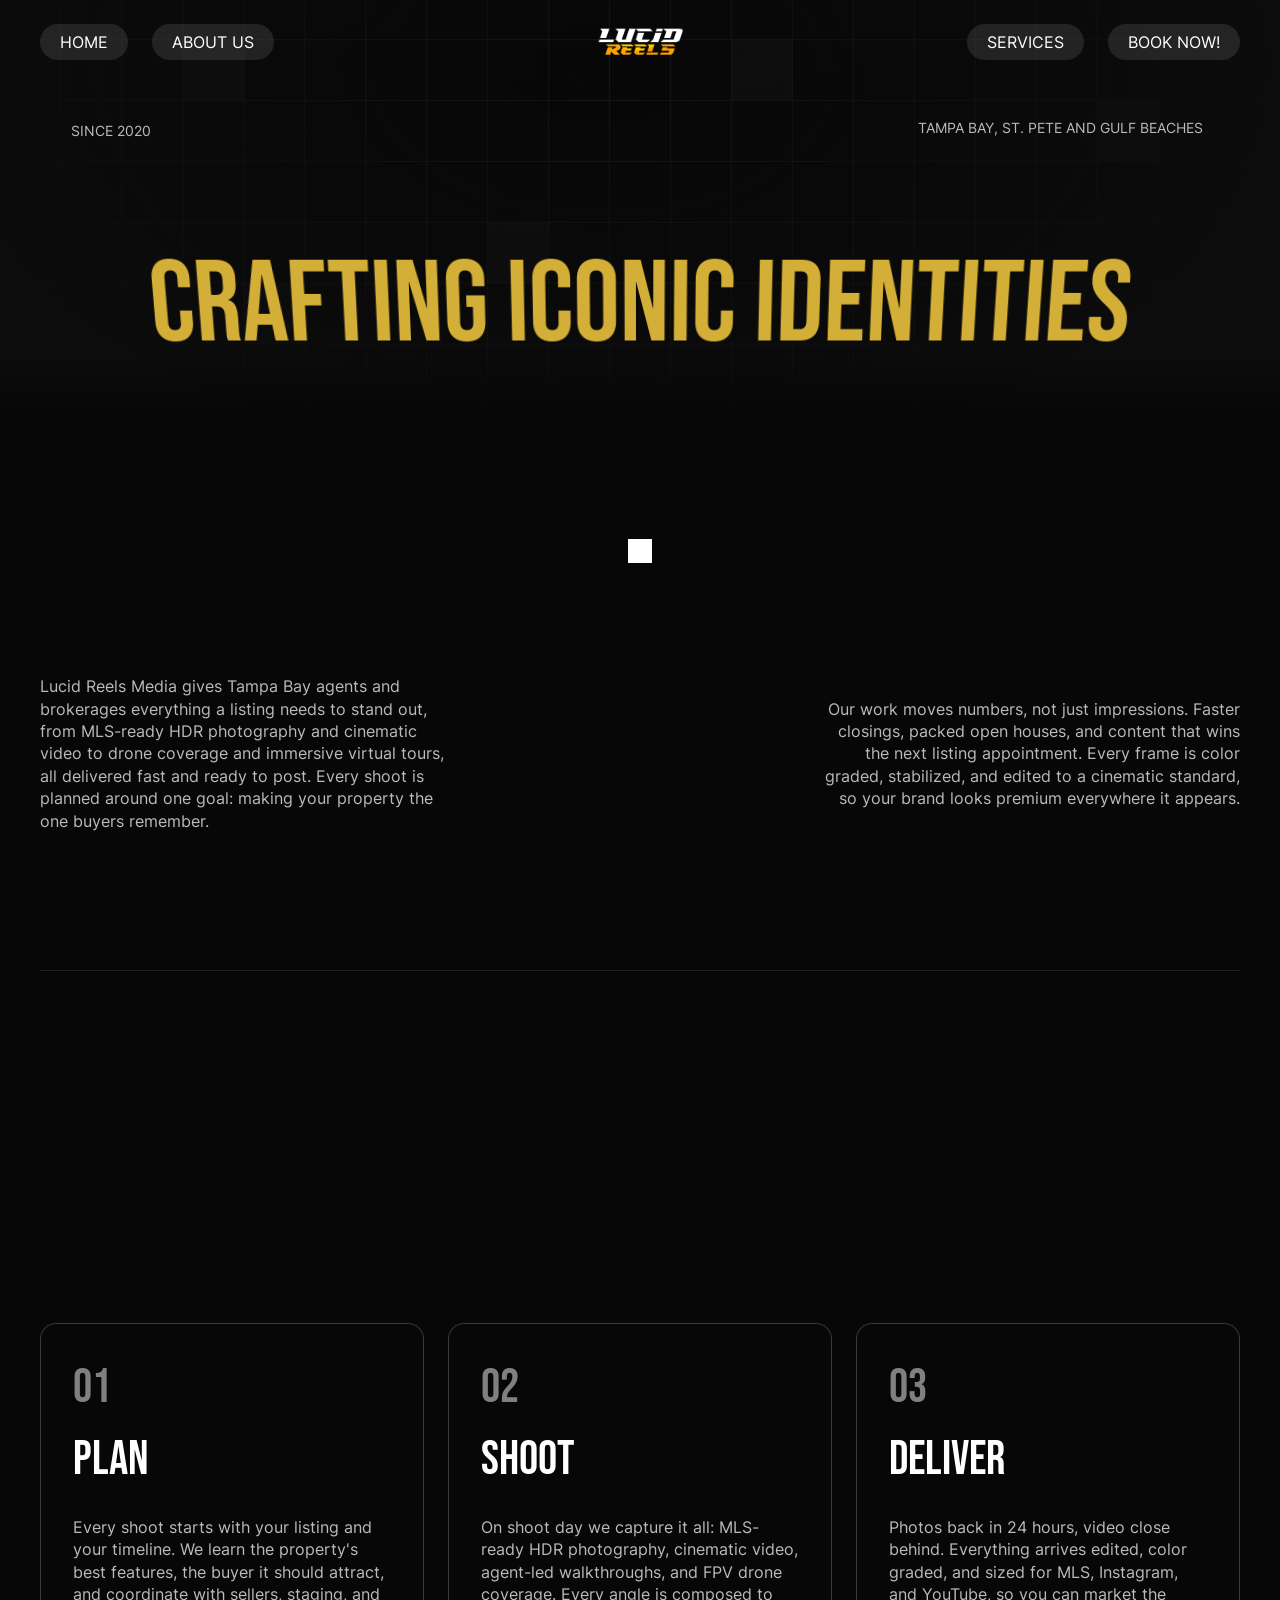
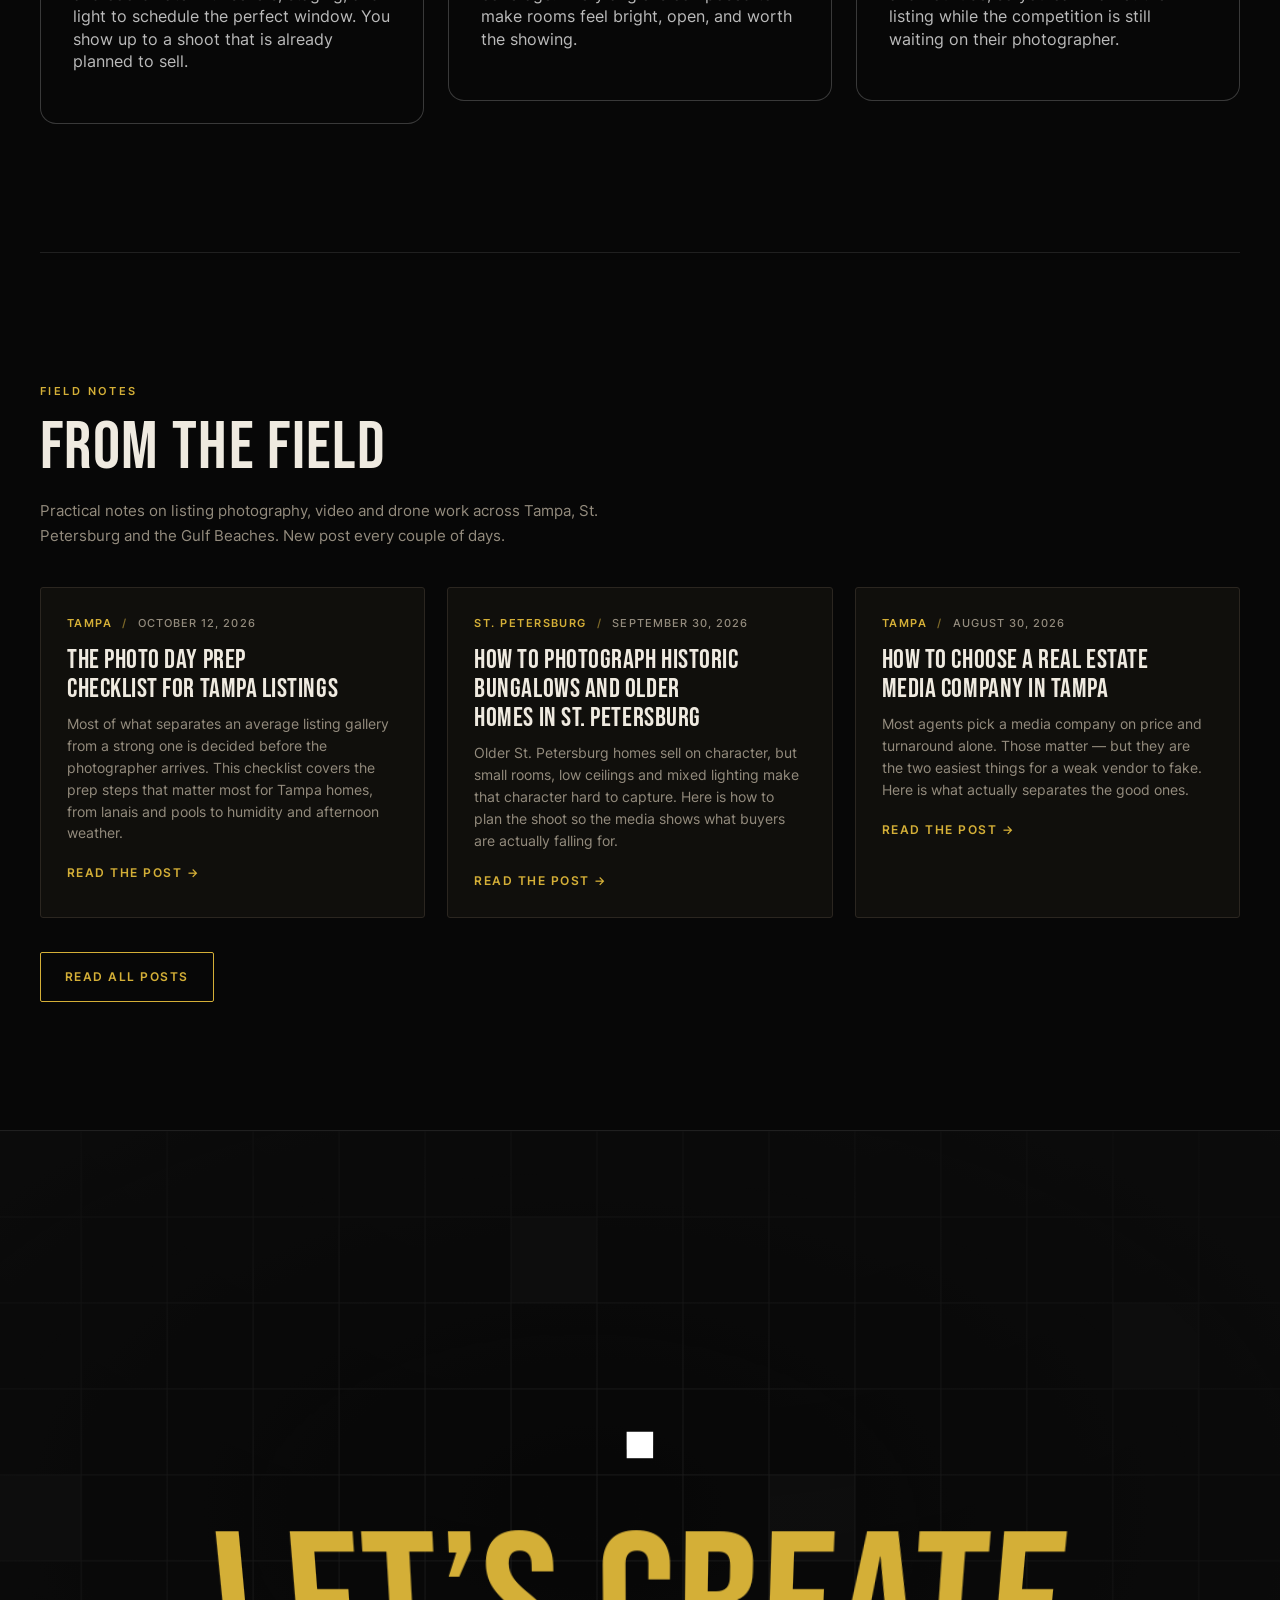
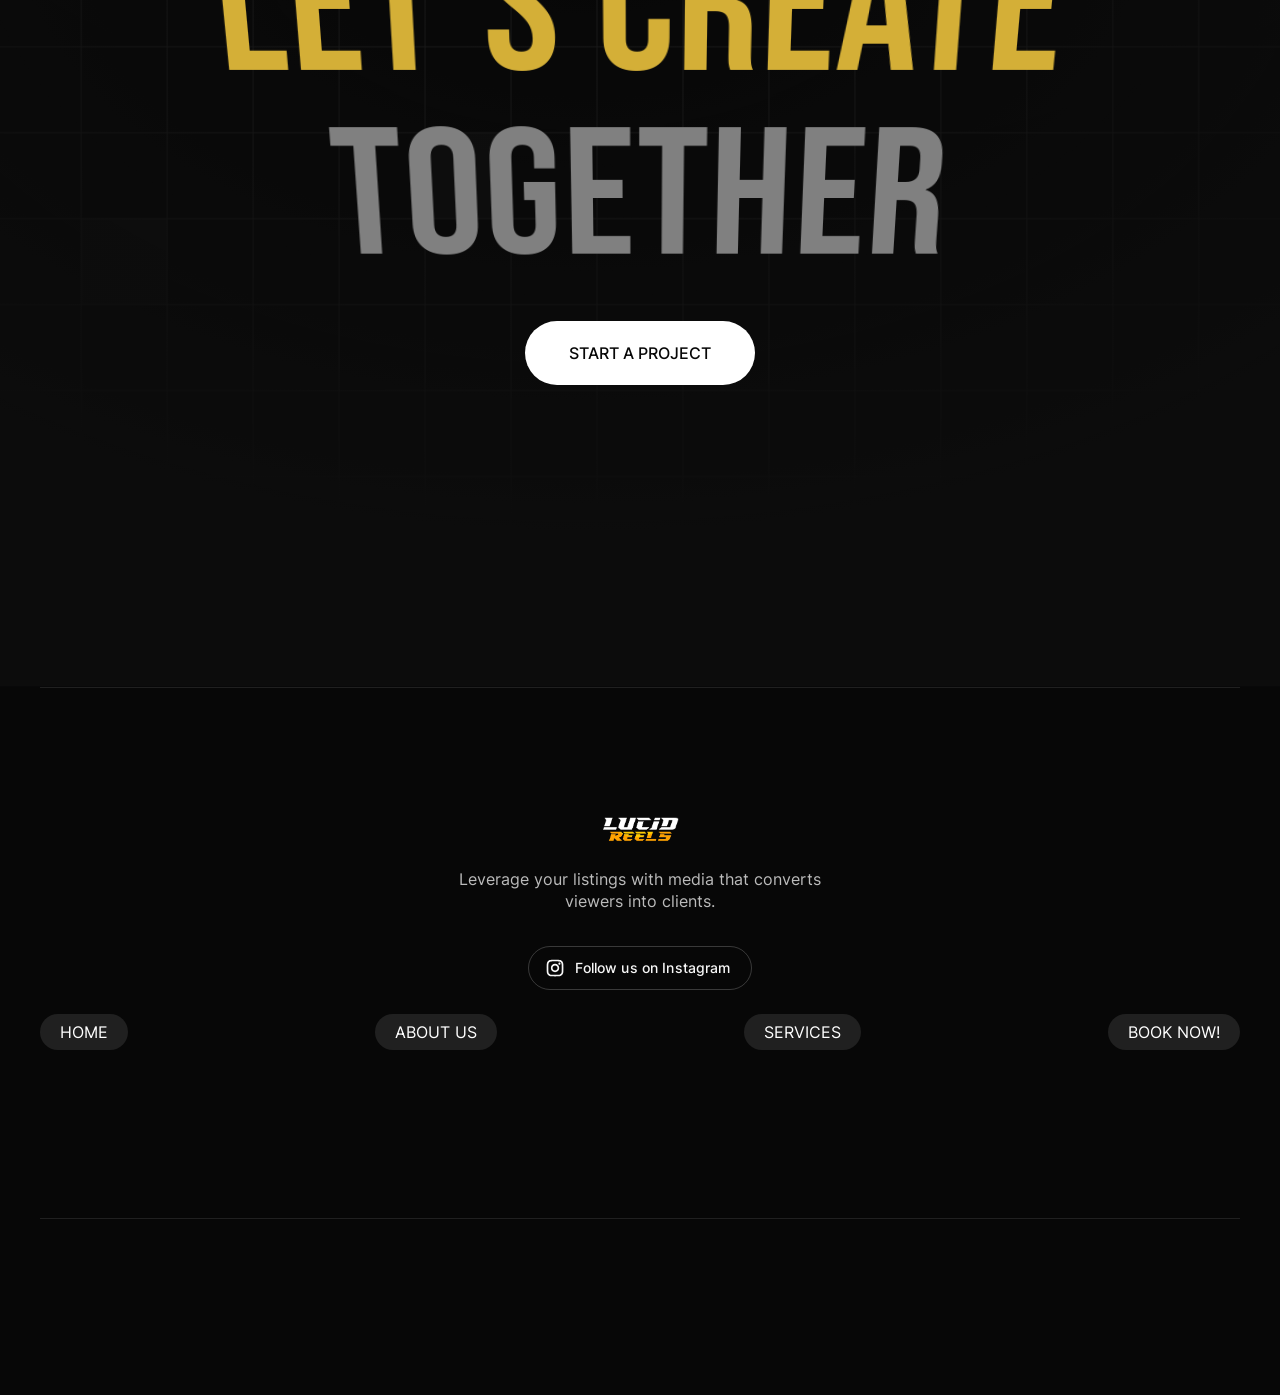
<file: about.html>
<!DOCTYPE html>
<html data-wf-page="6920ff1aa6c7a05921ba8397" data-wf-site="6920ff19a6c7a05921ba8324" lang="en">
<head>
  <!-- Google tag (gtag.js) -->
<script async src="https://www.googletagmanager.com/gtag/js?id=G-VPYBYR40JL"></script>
<script>
  window.dataLayer = window.dataLayer || [];
  function gtag(){dataLayer.push(arguments);}
  gtag('js', new Date());

  gtag('config', 'G-VPYBYR40JL');
</script>
  <meta charset="utf-8">
  <title>About – LucidReelsMedia</title>
  <meta property="og:type" content="website">
  <meta content="summary_large_image" name="twitter:card">
  <meta content="width=device-width, initial-scale=1" name="viewport">
  <meta content="Webflow" name="generator">
  <link href="css/normalize.css" rel="stylesheet" type="text/css">
  <link href="css/webflow.css" rel="stylesheet" type="text/css">
  <link href="css/lucidreelsmedia.css" rel="stylesheet" type="text/css">
  <link href="css/blog.css" rel="stylesheet" type="text/css">
  <script type="text/javascript">!function(o,c){var n=c.documentElement,t=" w-mod-";n.className+=t+"js",("ontouchstart"in o||o.DocumentTouch&&c instanceof DocumentTouch)&&(n.className+=t+"touch")}(window,document);</script>
  <link href="images/favicon.svg" rel="shortcut icon" type="image/x-icon">
  <link href="images/webclip.svg" rel="apple-touch-icon">
</head>
<body>
  <div class="page-wrapper">
    <div id="top" data-animation="default" data-collapse="medium" data-duration="0" data-easing="ease" data-easing2="ease" role="banner" class="navbar w-nav">
      <div class="padding-global">
        <div class="container-large">
          <div class="w-layout-grid nav-component-grid">
            <a href="index.html" id="w-node-_32a340cc-db54-e7ac-40fb-6a617fcec3ed-7fcec3e9" data-w-id="32a340cc-db54-e7ac-40fb-6a617fcec3ed" class="brand-link w-inline-block">
              <div class="logo-wrap"><img loading="lazy" src="images/logo.svg" alt="Logo - Craflow Webflow Template" class="logo"><img loading="lazy" src="images/logo.svg" alt="Logo - Craflow Webflow Template" class="alternate-logo"></div>
            </a>
            <nav role="navigation" id="w-node-_32a340cc-db54-e7ac-40fb-6a617fcec3f1-7fcec3e9" class="nav-menu w-nav-menu">
              <div class="background-navbar">
                <div class="nav-square"></div>
              </div>
              <div class="nav-menu-content">
                <div class="left-nav-menu">
                  <div class="nav-link-overflow">
                    <a href="index.html" data-w-id="32a340cc-db54-e7ac-40fb-6a617fcec3f7" class="nav-link w-inline-block">
                      <div class="nav-link-block">
                        <div class="nav-text">Home</div>
                        <div class="nav-text is-hover">Home</div>
                      </div>
                    </a>
                  </div>
                  <div class="nav-link-overflow">
                    <a href="about.html" data-w-id="32a340cc-db54-e7ac-40fb-6a617fcec3fe" aria-current="page" class="nav-link w-inline-block w--current">
                      <div class="nav-link-block">
                        <div class="nav-text">About Us</div>
                        <div class="nav-text is-hover">About Us</div>
                      </div>
                    </a>
                  </div>
                </div>
                <div class="right-nav-menu">
                  <div class="nav-link-overflow">
                    <a href="pricing.html" data-w-id="32a340cc-db54-e7ac-40fb-6a617fcec414" class="nav-link w-inline-block">
                      <div class="nav-link-block">
                        <div class="nav-text">Services</div>
                        <div class="nav-text is-hover">Services</div>
                      </div>
                    </a>
                  </div>
                  <div class="nav-link-overflow">
                    <a href="contact.html" data-w-id="32a340cc-db54-e7ac-40fb-6a617fcec41b" class="nav-link w-inline-block">
                      <div class="nav-link-block">
                        <div class="nav-text">Book Now!</div>
                        <div class="nav-text is-hover">Book Now!</div>
                      </div>
                    </a>
                  </div>
                </div>
              </div>
            </nav>
            <div id="w-node-_32a340cc-db54-e7ac-40fb-6a617fcec421-7fcec3e9" data-w-id="32a340cc-db54-e7ac-40fb-6a617fcec421" class="menu-button w-nav-button">
              <div class="menu-button-block">
                <div class="menu-button-wrap">
                  <div class="menu-line-item">
                    <div class="menu-line top"></div>
                  </div>
                  <div class="menu-line-item">
                    <div class="menu-line bottom"></div>
                  </div>
                </div>
              </div>
            </div>
          </div>
        </div>
      </div>
    </div>
    <main class="main-wrapper">
      <header class="section-about-header">
        <div class="w-layout-grid header-component-grid" style="height:auto;grid-template-rows:auto auto;padding-bottom:3rem;">
          <div id="w-node-b7f0b212-aab0-7c89-5c67-3e812d0d82d6-21ba8397" class="about-title-wrap" style="grid-row:2;align-self:start;margin-top:4rem;clip-path:inset(-100% -100% 0 -100%);">
            <h1 class="about-title lrm-pop" style="font-size:9vw;white-space:nowrap;">Crafting Iconic Identities</h1>
          </div>
          <div id="w-node-_0b7a712f-19cd-cf35-2b3e-90e73317a653-21ba8397" class="padding-global" style="grid-row:1;align-self:start;padding-top:7rem;">
            <div class="container-large">
              <div class="w-layout-grid header-inner-grid">
                <div id="w-node-c2b39ce5-c4ad-54b6-431d-f7a7fbb4be50-21ba8397" class="header-flex">
                  <div data-is-ix2-target="1" class="globe-lottie" data-w-id="c2b39ce5-c4ad-54b6-431d-f7a7fbb4be51" data-animation-type="lottie" data-src="https://cdn.prod.website-files.com/675dde8ad6d70cdee263a72a/6762c30637d37e03df18f965_globe.json" data-loop="0" data-direction="1" data-autoplay="0" data-renderer="svg" data-default-duration="0" data-duration="3" data-ix2-initial-state="0"></div>
                  <div class="header-text">Since 2020</div>
                </div>
                <div id="w-node-c2b39ce5-c4ad-54b6-431d-f7a7fbb4be54-21ba8397" class="header-flex">
                  <div class="header-text">Tampa Bay, St. Pete and Gulf Beaches</div>
                  <div data-is-ix2-target="1" class="location-lottie" data-w-id="c2b39ce5-c4ad-54b6-431d-f7a7fbb4be57" data-animation-type="lottie" data-src="https://cdn.prod.website-files.com/675dde8ad6d70cdee263a72a/6762c0e8938afb4a9f14f445_location.json" data-loop="0" data-direction="1" data-autoplay="0" data-renderer="svg" data-default-duration="0" data-duration="3.1031029767111304" data-ix2-initial-state="0"></div>
                </div>
                
              </div>
            </div>
          </div>
          
        </div>
        <div class="background"></div>
        <div class="header-opacity"></div>
      </header>
      <section class="section-about-intro">
        <div class="padding-global">
          <div class="container-large">
            <div class="padding-section-large">
              <div class="square-wrap">
                <div style="-webkit-transform:translate3d(0, 0, 0) scale3d(1, 1, 1) rotateX(0) rotateY(0) rotateZ(0deg) skew(0, 0);-moz-transform:translate3d(0, 0, 0) scale3d(1, 1, 1) rotateX(0) rotateY(0) rotateZ(0deg) skew(0, 0);-ms-transform:translate3d(0, 0, 0) scale3d(1, 1, 1) rotateX(0) rotateY(0) rotateZ(0deg) skew(0, 0);transform:translate3d(0, 0, 0) scale3d(1, 1, 1) rotateX(0) rotateY(0) rotateZ(0deg) skew(0, 0)" class="square"></div>
              </div>
              
              <div class="spacer-xlarge"></div>
              <div class="w-layout-grid intro-content-grid">
                <div id="w-node-caa88aa1-0ab3-ebfe-7242-64aba6c12fb8-21ba8397" class="intro-content-item">
                <p class="text-size-regular left">Lucid Reels Media gives Tampa Bay agents and brokerages everything a listing needs to stand out, from MLS-ready HDR photography and cinematic video to drone coverage and immersive virtual tours, all delivered fast and ready to post. Every shoot is planned around one goal: making your property the one buyers remember.</p> 
                </div> 
                <div id="w-node-_508e82de-fac1-60e0-a1a3-a24774f85097-21ba8397" class="intro-content-item"> 
                <p class="text-size-regular right">Our work moves numbers, not just impressions. Faster closings, packed open houses, and content that wins the next listing appointment. Every frame is color graded, stabilized, and edited to a cinematic standard, so your brand looks premium everywhere it appears.</p>
                </div>
              </div>
            </div>
            <div class="dividing-line"></div>
          </div>
        </div>
      </section>
      <section class="section-about-process">
        <div class="padding-global">
          <div class="container-large">
            <div class="padding-section-large">
              <div data-w-id="650a09c5-7dae-3673-ea50-4db9053f1bc8" class="overflow-wrap">
                <div style="-webkit-transform:translate3d(0, 110%, 0) scale3d(1, 1, 1) rotateX(45deg) rotateY(0) rotateZ(0) skew(0, 0);-moz-transform:translate3d(0, 110%, 0) scale3d(1, 1, 1) rotateX(45deg) rotateY(0) rotateZ(0) skew(0, 0);-ms-transform:translate3d(0, 110%, 0) scale3d(1, 1, 1) rotateX(45deg) rotateY(0) rotateZ(0) skew(0, 0);transform:translate3d(0, 110%, 0) scale3d(1, 1, 1) rotateX(45deg) rotateY(0) rotateZ(0) skew(0, 0);transform-style:preserve-3d" class="text-item">
                  <h2 class="heading-style-h2 text-align-center">Work <span class="text-color-secondary">Flow</span></h2>
                </div>
              </div>
              <div class="spacer-medium"></div>
              <div class="sticky-container-wrapper" style="display:grid;grid-template-columns:repeat(auto-fit,minmax(280px,1fr));gap:24px;">
                <div class="sticky-content-block lrm-flow">
                  <div class="sticky-number">01</div>
                  <h2 class="sticky-title">Plan</h2>
                  <div class="spacer-medium"></div>
                  <p class="text-size-regular">Every shoot starts with your listing and your timeline. We learn the property's best features, the buyer it should attract, and coordinate with sellers, staging, and light to schedule the perfect window. You show up to a shoot that is already planned to sell.</p>
                </div>
                <div class="sticky-content-block lrm-flow">
                  <div class="sticky-number">02</div>
                  <h2 class="sticky-title">Shoot</h2>
                  <div class="spacer-medium"></div>
                  <p class="text-size-regular">On shoot day we capture it all: MLS-ready HDR photography, cinematic video, agent-led walkthroughs, and FPV drone coverage. Every angle is composed to make rooms feel bright, open, and worth the showing.</p>
                </div>
                <div class="sticky-content-block lrm-flow">
                  <div class="sticky-number">03</div>
                  <h2 class="sticky-title">Deliver</h2>
                  <div class="spacer-medium"></div>
                  <p class="text-size-regular">Photos back in 24 hours, video close behind. Everything arrives edited, color graded, and sized for MLS, Instagram, and YouTube, so you can market the listing while the competition is still waiting on their photographer.</p>
                </div>
              </div>
<style>
.lrm-flow{position:static !important;margin-top:0 !important;border:1px solid var(--border-color--secondary-border);border-radius:16px;transition:border-color .25s, box-shadow .25s, transform .25s;}
.lrm-flow:hover{border-color:#D4AF37;box-shadow:0 0 28px rgba(212,175,55,0.28);transform:translateY(-4px);}
.lrm-flow:hover .sticky-number,.lrm-flow:hover .sticky-title{color:#D4AF37;}
</style>
            </div>
            <div class="dividing-line"></div>
          </div>
        </div>
      </section>
<!-- LRM-BLOG-TEASER:START -->
      <section class="section-about-blog">
        <div class="padding-global"><div class="container-large"><div class="padding-section-large">
          <p class="lrmb-eyebrow">Field notes</p>
          <h2 class="lrmb-title">From the field</h2>
          <p class="lrmb-sub">Practical notes on listing photography, video and drone work across Tampa, St. Petersburg and the Gulf Beaches. New post every couple of days.</p>
          <div class="lrmb-grid"><a class="lrmb-card" href="blog/photo-day-prep-checklist-tampa.html">
<div class="lrmb-meta"><span>Tampa</span><span class="dot">/</span><time datetime="2026-10-12">October 12, 2026</time></div>
<h3>The Photo Day Prep Checklist for Tampa Listings</h3><p>Most of what separates an average listing gallery from a strong one is decided before the photographer arrives. This checklist covers the prep steps that matter most for Tampa homes, from lanais and pools to humidity and afternoon weather.</p><div class="lrmb-more">Read the post &rarr;</div></a>
<a class="lrmb-card" href="blog/photographing-historic-bungalows-st-petersburg.html">
<div class="lrmb-meta"><span>St. Petersburg</span><span class="dot">/</span><time datetime="2026-09-30">September 30, 2026</time></div>
<h3>How to Photograph Historic Bungalows and Older Homes in St. Petersburg</h3><p>Older St. Petersburg homes sell on character, but small rooms, low ceilings and mixed lighting make that character hard to capture. Here is how to plan the shoot so the media shows what buyers are actually falling for.</p><div class="lrmb-more">Read the post &rarr;</div></a>
<a class="lrmb-card" href="blog/how-to-choose-a-real-estate-media-company-in-tampa.html">
<div class="lrmb-meta"><span>Tampa</span><span class="dot">/</span><time datetime="2026-08-30">August 30, 2026</time></div>
<h3>How to Choose a Real Estate Media Company in Tampa</h3><p>Most agents pick a media company on price and turnaround alone. Those matter — but they are the two easiest things for a weak vendor to fake. Here is what actually separates the good ones.</p><div class="lrmb-more">Read the post &rarr;</div></a></div>
          <div class="lrmb-actions"><a class="lrmb-btn ghost" href="blog.html">Read all posts</a></div>
        </div></div></div>
      </section>
<!-- LRM-BLOG-TEASER:END -->
      <section class="cta">
        <div class="dividing-line"></div>
        <div class="cta-wrapper lrm-cta">
          <div class="cta-container">
            <div class="background"></div>
            <div class="cta-content">
              <div class="cta-title">
                <div class="square-wrap">
                  <div class="square"></div>
                </div>
                <h2 class="heading-style-h2 text-align-center">Let’s Create</h2>
                <h2 class="heading-style-h2 text-align-center"><span class="text-color-secondary">Together</span></h2>
              </div>
              <div class="spacer-medium"></div>
              <a data-w-id="2b34b5ed-d271-0fd8-fca9-4d5710c19d1c" href="contact.html" class="main-button w-inline-block">
                <div class="button-text-wrap">
                  <div class="button-text is-transition">Start a project</div>
                </div>
                <div class="button-transition-wrap">
                  <div class="button-transition">
                    <div class="button-text">Start a project</div>
                  </div>
                </div>
              </a>
            </div>
            
          </div>
        </div>
      </section>
    </main>
    <footer class="footer">
      <div class="padding-global">
        <div class="container-large">
          <div class="dividing-line"></div>
          <div class="footer-padding">
            <div class="footer-top-content">
              <a href="index.html" aria-current="page" class="footer-link w-inline-block w--current"><img src="images/brand-mark.svg" loading="lazy" alt="Brand Mark - LucidReelsMedia" class="footer-logo"></a>
              <div class="footer-description-wrap">
                <div class="text-size-regular text-align-center">Leverage your listings with media that converts viewers into clients.</div>
              </div>
              <div class="footer-social-media">
              <div class="intro-contact-wrap">
                <div class="social-media-wrapper">
                  <a data-w-id="d02f4b07-c966-2f0b-1c24-7d46a6be998c" href="https://www.instagram.com/lucid_reels_media?igsh=Y2l6MXloYnpldDli&utm_source=qr" target="_blank" aria-label="Follow Lucid Reels Media on Instagram" class="social-link has-label w-inline-block">
                    <div class="social-icon-wrap">
                      <div class="social-icon w-embed"><svg xmlns="http://www.w3.org/2000/svg" viewbox="0 0 24 24" fill="currentColor">
                          <path d="M12.001 9C10.3436 9 9.00098 10.3431 9.00098 12C9.00098 13.6573 10.3441 15 12.001 15C13.6583 15 15.001 13.6569 15.001 12C15.001 10.3427 13.6579 9 12.001 9ZM12.001 7C14.7614 7 17.001 9.2371 17.001 12C17.001 14.7605 14.7639 17 12.001 17C9.24051 17 7.00098 14.7629 7.00098 12C7.00098 9.23953 9.23808 7 12.001 7ZM18.501 6.74915C18.501 7.43926 17.9402 7.99917 17.251 7.99917C16.5609 7.99917 16.001 7.4384 16.001 6.74915C16.001 6.0599 16.5617 5.5 17.251 5.5C17.9393 5.49913 18.501 6.0599 18.501 6.74915ZM12.001 4C9.5265 4 9.12318 4.00655 7.97227 4.0578C7.18815 4.09461 6.66253 4.20007 6.17416 4.38967C5.74016 4.55799 5.42709 4.75898 5.09352 5.09255C4.75867 5.4274 4.55804 5.73963 4.3904 6.17383C4.20036 6.66332 4.09493 7.18811 4.05878 7.97115C4.00703 9.0752 4.00098 9.46105 4.00098 12C4.00098 14.4745 4.00753 14.8778 4.05877 16.0286C4.0956 16.8124 4.2012 17.3388 4.39034 17.826C4.5591 18.2606 4.7605 18.5744 5.09246 18.9064C5.42863 19.2421 5.74179 19.4434 6.17187 19.6094C6.66619 19.8005 7.19148 19.9061 7.97212 19.9422C9.07618 19.9939 9.46203 20 12.001 20C14.4755 20 14.8788 19.9934 16.0296 19.9422C16.8117 19.9055 17.3385 19.7996 17.827 19.6106C18.2604 19.4423 18.5752 19.2402 18.9074 18.9085C19.2436 18.5718 19.4445 18.2594 19.6107 17.8283C19.8013 17.3358 19.9071 16.8098 19.9432 16.0289C19.9949 14.9248 20.001 14.5389 20.001 12C20.001 9.52552 19.9944 9.12221 19.9432 7.97137C19.9064 7.18906 19.8005 6.66149 19.6113 6.17318C19.4434 5.74038 19.2417 5.42635 18.9084 5.09255C18.573 4.75715 18.2616 4.55693 17.8271 4.38942C17.338 4.19954 16.8124 4.09396 16.0298 4.05781C14.9258 4.00605 14.5399 4 12.001 4ZM12.001 2C14.7176 2 15.0568 2.01 16.1235 2.06C17.1876 2.10917 17.9135 2.2775 18.551 2.525C19.2101 2.77917 19.7668 3.1225 20.3226 3.67833C20.8776 4.23417 21.221 4.7925 21.476 5.45C21.7226 6.08667 21.891 6.81333 21.941 7.8775C21.9885 8.94417 22.001 9.28333 22.001 12C22.001 14.7167 21.991 15.0558 21.941 16.1225C21.8918 17.1867 21.7226 17.9125 21.476 18.55C21.2218 19.2092 20.8776 19.7658 20.3226 20.3217C19.7668 20.8767 19.2076 21.22 18.551 21.475C17.9135 21.7217 17.1876 21.89 16.1235 21.94C15.0568 21.9875 14.7176 22 12.001 22C9.28431 22 8.94514 21.99 7.87848 21.94C6.81431 21.8908 6.08931 21.7217 5.45098 21.475C4.79264 21.2208 4.23514 20.8767 3.67931 20.3217C3.12348 19.7658 2.78098 19.2067 2.52598 18.55C2.27848 17.9125 2.11098 17.1867 2.06098 16.1225C2.01348 15.0558 2.00098 14.7167 2.00098 12C2.00098 9.28333 2.01098 8.94417 2.06098 7.8775C2.11014 6.8125 2.27848 6.0875 2.52598 5.45C2.78014 4.79167 3.12348 4.23417 3.67931 3.67833C4.23514 3.1225 4.79348 2.78 5.45098 2.525C6.08848 2.2775 6.81348 2.11 7.87848 2.06C8.94514 2.0125 9.28431 2 12.001 2Z"></path>
                        </svg></div>
                      <div class="social-icon w-embed"><svg xmlns="http://www.w3.org/2000/svg" viewbox="0 0 24 24" fill="currentColor">
                          <path d="M12.001 9C10.3436 9 9.00098 10.3431 9.00098 12C9.00098 13.6573 10.3441 15 12.001 15C13.6583 15 15.001 13.6569 15.001 12C15.001 10.3427 13.6579 9 12.001 9ZM12.001 7C14.7614 7 17.001 9.2371 17.001 12C17.001 14.7605 14.7639 17 12.001 17C9.24051 17 7.00098 14.7629 7.00098 12C7.00098 9.23953 9.23808 7 12.001 7ZM18.501 6.74915C18.501 7.43926 17.9402 7.99917 17.251 7.99917C16.5609 7.99917 16.001 7.4384 16.001 6.74915C16.001 6.0599 16.5617 5.5 17.251 5.5C17.9393 5.49913 18.501 6.0599 18.501 6.74915ZM12.001 4C9.5265 4 9.12318 4.00655 7.97227 4.0578C7.18815 4.09461 6.66253 4.20007 6.17416 4.38967C5.74016 4.55799 5.42709 4.75898 5.09352 5.09255C4.75867 5.4274 4.55804 5.73963 4.3904 6.17383C4.20036 6.66332 4.09493 7.18811 4.05878 7.97115C4.00703 9.0752 4.00098 9.46105 4.00098 12C4.00098 14.4745 4.00753 14.8778 4.05877 16.0286C4.0956 16.8124 4.2012 17.3388 4.39034 17.826C4.5591 18.2606 4.7605 18.5744 5.09246 18.9064C5.42863 19.2421 5.74179 19.4434 6.17187 19.6094C6.66619 19.8005 7.19148 19.9061 7.97212 19.9422C9.07618 19.9939 9.46203 20 12.001 20C14.4755 20 14.8788 19.9934 16.0296 19.9422C16.8117 19.9055 17.3385 19.7996 17.827 19.6106C18.2604 19.4423 18.5752 19.2402 18.9074 18.9085C19.2436 18.5718 19.4445 18.2594 19.6107 17.8283C19.8013 17.3358 19.9071 16.8098 19.9432 16.0289C19.9949 14.9248 20.001 14.5389 20.001 12C20.001 9.52552 19.9944 9.12221 19.9432 7.97137C19.9064 7.18906 19.8005 6.66149 19.6113 6.17318C19.4434 5.74038 19.2417 5.42635 18.9084 5.09255C18.573 4.75715 18.2616 4.55693 17.8271 4.38942C17.338 4.19954 16.8124 4.09396 16.0298 4.05781C14.9258 4.00605 14.5399 4 12.001 4ZM12.001 2C14.7176 2 15.0568 2.01 16.1235 2.06C17.1876 2.10917 17.9135 2.2775 18.551 2.525C19.2101 2.77917 19.7668 3.1225 20.3226 3.67833C20.8776 4.23417 21.221 4.7925 21.476 5.45C21.7226 6.08667 21.891 6.81333 21.941 7.8775C21.9885 8.94417 22.001 9.28333 22.001 12C22.001 14.7167 21.991 15.0558 21.941 16.1225C21.8918 17.1867 21.7226 17.9125 21.476 18.55C21.2218 19.2092 20.8776 19.7658 20.3226 20.3217C19.7668 20.8767 19.2076 21.22 18.551 21.475C17.9135 21.7217 17.1876 21.89 16.1235 21.94C15.0568 21.9875 14.7176 22 12.001 22C9.28431 22 8.94514 21.99 7.87848 21.94C6.81431 21.8908 6.08931 21.7217 5.45098 21.475C4.79264 21.2208 4.23514 20.8767 3.67931 20.3217C3.12348 19.7658 2.78098 19.2067 2.52598 18.55C2.27848 17.9125 2.11098 17.1867 2.06098 16.1225C2.01348 15.0558 2.00098 14.7167 2.00098 12C2.00098 9.28333 2.01098 8.94417 2.06098 7.8775C2.11014 6.8125 2.27848 6.0875 2.52598 5.45C2.78014 4.79167 3.12348 4.23417 3.67931 3.67833C4.23514 3.1225 4.79348 2.78 5.45098 2.525C6.08848 2.2775 6.81348 2.11 7.87848 2.06C8.94514 2.0125 9.28431 2 12.001 2Z"></path>
                        </svg></div>
                    </div>
                  
                    <div class="social-label">Follow us on Instagram</div>
                  </a>
                </div>
              </div>
            </div>
            <div class="footer-menu-wrapper">
              <a href="index.html" data-w-id="5db47c9a-b574-23de-7915-600dabe1f39b" aria-current="page" class="menu-link w-inline-block w--current">
                <div class="nav-link-block">
                  <div class="nav-text">Home</div>
                  <div class="nav-text is-hover">Home</div>
                </div>
              </a>
              <a href="about.html" data-w-id="5db47c9a-b574-23de-7915-600dabe1f3a1" class="menu-link w-inline-block">
                <div class="nav-link-block">
                  <div class="nav-text">About Us</div>
                  <div class="nav-text is-hover">About Us</div>
                </div>
              </a>
              <a href="pricing.html" data-w-id="5db47c9a-b574-23de-7915-600dabe1f3a7" class="menu-link w-inline-block">
                <div class="nav-link-block">
                  <div class="nav-text">Services</div>
                  <div class="nav-text is-hover">Services</div>
                </div>
              </a>
              <a href="contact.html" data-w-id="5db47c9a-b574-23de-7915-600dabe1f3ad" class="menu-link w-inline-block">
                <div class="nav-link-block">
                  <div class="nav-text">Book Now!</div>
                  <div class="nav-text is-hover">Book Now!</div>
                </div>
              </a>
            </div>
            <div class="w-layout-grid footer-grid">
              <div id="w-node-_5db47c9a-b574-23de-7915-600dabe1f3b4-abe1f38d" class="footer-content-block">
                
              </div>
            </div>
          </div>
        </div>
      </div>
    </footer>
  </div>
  <script src="https://d3e54v103j8qbb.cloudfront.net/js/jquery-3.5.1.min.dc5e7f18c8.js?site=6920ff19a6c7a05921ba8324" type="text/javascript" integrity="sha256-9/aliU8dGd2tb6OSsuzixeV4y/faTqgFtohetphbbj0=" crossorigin="anonymous"></script>
  <script src="js/webflow.js" type="text/javascript"></script>
<style>
.lrm-cta{height:auto !important;}
.lrm-cta .cta-container{height:auto;position:static;padding:8rem 0;}
.lrm-cta .cta-content{opacity:0;transform:translateY(30px);transition:opacity .8s ease,transform .8s ease;}
.lrm-cta.lrm-visible .cta-content{opacity:1;transform:translateY(0);}
</style>
<script>
(function(){
  var cta=document.querySelector('.lrm-cta');
  if(!cta) return;
  new IntersectionObserver(function(es,o){
    es.forEach(function(e){ if(e.isIntersecting){ cta.classList.add('lrm-visible'); o.disconnect(); } });
  },{threshold:0.3}).observe(cta);
})();
</script>
<style>
.lrm-pop{transform-origin:50% 100%;transform-style:preserve-3d;animation:lrmPop 1s cubic-bezier(.23,1,.32,1) .2s both;}
@keyframes lrmPop{from{transform:translate3d(0,110%,0) rotateX(45deg);}to{transform:translate3d(0,0,0) rotateX(-10deg);}}
</style>
</body>
</html>
</file>
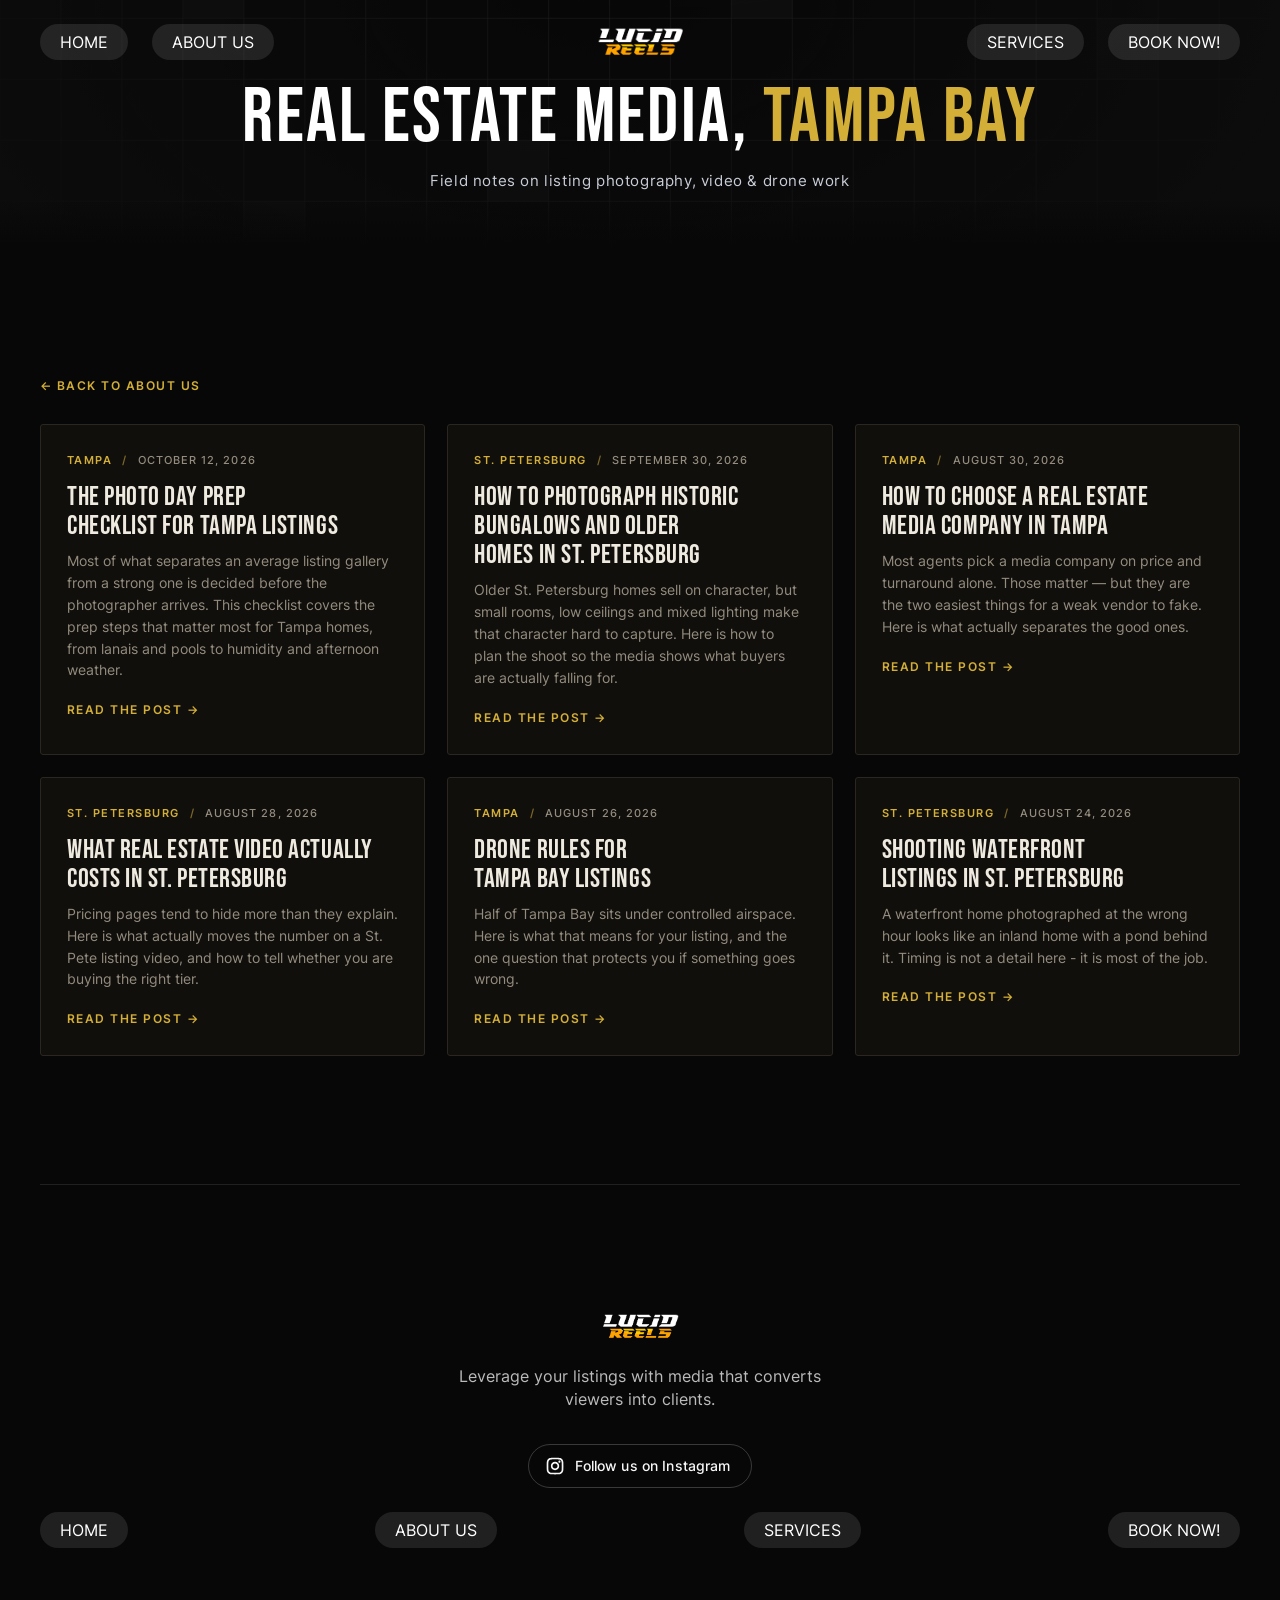
<file: blog.html>
<!DOCTYPE html>
<html lang="en">
<head>
  <!-- Google tag (gtag.js) -->
<script async src="https://www.googletagmanager.com/gtag/js?id=G-VPYBYR40JL"></script>
<script>
  window.dataLayer = window.dataLayer || [];
  function gtag(){dataLayer.push(arguments);}
  gtag('js', new Date());

  gtag('config', 'G-VPYBYR40JL');
</script>
  <meta charset="utf-8">
  <title>Real Estate Media Blog — Tampa &amp; St. Pete | Lucid Reels</title>
  <meta content="summary_large_image" name="twitter:card">
  <meta content="width=device-width, initial-scale=1" name="viewport">
  <meta content="Webflow" name="generator">
  <link href="css/normalize.css" rel="stylesheet" type="text/css">
  <link href="css/webflow.css" rel="stylesheet" type="text/css">
  <link href="css/lucidreelsmedia.css" rel="stylesheet" type="text/css">
  <link href="css/blog.css" rel="stylesheet" type="text/css">
  <script type="text/javascript">!function(o,c){var n=c.documentElement,t=" w-mod-";n.className+=t+"js",("ontouchstart"in o||o.DocumentTouch&&c instanceof DocumentTouch)&&(n.className+=t+"touch")}(window,document);</script>
  <link href="images/favicon.svg" rel="shortcut icon" type="image/x-icon">
  <link href="images/webclip.svg" rel="apple-touch-icon">

  <style>
  /* hero backdrop - the site's own page-header style (exterior/interior/contact/book pages) */
  .lrm-herobg{position:relative;overflow:clip;}
  .lrm-herobg>.lrm-hero-inner{position:relative;z-index:2;padding-bottom:1rem;}
  .lrm-herobg>.background{z-index:0;opacity:.3;background-image:url('images/Background.svg');background-position:50%;background-repeat:no-repeat;background-size:cover;position:absolute;inset:0;}
  .lrm-herobg>.header-opacity{z-index:1;background-image:linear-gradient(180deg,rgba(7,7,7,0),#070707);width:100%;height:3rem;position:absolute;inset:auto 0 0;pointer-events:none;}
  .lrm-ghead{text-align:center;padding:5rem 20px 2.5rem;}
  .lrm-ghead h1{font-family:'Bebas Neue',Impact,sans-serif;letter-spacing:.03em;color:#fff;font-size:6vw;line-height:1;margin:0;text-transform:uppercase;}
  .lrm-ghead h1 span{color:#D4AF37;}
  .lrm-ghead p{font-family:'Inter',Arial,sans-serif;color:#c9cdd6;margin:14px 0 0;font-size:15px;letter-spacing:.04em;}
  @media(max-width:767px){.lrm-ghead h1{font-size:12vw;}}
  </style>
  <meta name="description" content="Field notes on real estate photography, video and drone work across Tampa, St. Petersburg and the Gulf Beaches, from the team at Lucid Reels Media.">
  <link rel="canonical" href="https://lucidreelsmedia.com/blog">
  <meta property="og:type" content="website">
  <meta property="og:title" content="Real Estate Media Blog — Tampa &amp; St. Pete | Lucid Reels">
  <meta property="og:description" content="Field notes on real estate photography, video and drone work across Tampa, St. Petersburg and the Gulf Beaches, from the team at Lucid Reels Media.">
  <meta property="og:url" content="https://lucidreelsmedia.com/blog">
  <script type="application/ld+json">{"@context":"https://schema.org","@type":"Blog","name":"Lucid Reels Media Blog","url":"https://lucidreelsmedia.com/blog","description":"Field notes on real estate photography, video and drone work across Tampa, St. Petersburg and the Gulf Beaches, from the team at Lucid Reels Media."}</script>
</head>
<body>
  <div class="page-wrapper">
    <div id="top" data-animation="default" data-collapse="medium" data-duration="0" data-easing="ease" data-easing2="ease" role="banner" class="navbar w-nav">
      <div class="padding-global">
        <div class="container-large">
          <div class="w-layout-grid nav-component-grid">
            <a href="index.html" id="w-node-_32a340cc-db54-e7ac-40fb-6a617fcec3ed-7fcec3e9" data-w-id="32a340cc-db54-e7ac-40fb-6a617fcec3ed" class="brand-link w-inline-block">
              <div class="logo-wrap"><img loading="lazy" src="images/logo.svg" alt="Logo - Craflow Webflow Template" class="logo"><img loading="lazy" src="images/logo.svg" alt="Logo - Craflow Webflow Template" class="alternate-logo"></div>
            </a>
            <nav role="navigation" id="w-node-_32a340cc-db54-e7ac-40fb-6a617fcec3f1-7fcec3e9" class="nav-menu w-nav-menu">
              <div class="background-navbar">
                <div class="nav-square"></div>
              </div>
              <div class="nav-menu-content">
                <div class="left-nav-menu">
                  <div class="nav-link-overflow">
                    <a href="index.html" data-w-id="32a340cc-db54-e7ac-40fb-6a617fcec3f7" class="nav-link w-inline-block">
                      <div class="nav-link-block">
                        <div class="nav-text">Home</div>
                        <div class="nav-text is-hover">Home</div>
                      </div>
                    </a>
                  </div>
                  <div class="nav-link-overflow">
                    <a href="about.html" data-w-id="32a340cc-db54-e7ac-40fb-6a617fcec3fe" aria-current="page" class="nav-link w-inline-block w--current">
                      <div class="nav-link-block">
                        <div class="nav-text">About Us</div>
                        <div class="nav-text is-hover">About Us</div>
                      </div>
                    </a>
                  </div>
                </div>
                <div class="right-nav-menu">
                  <div class="nav-link-overflow">
                    <a href="pricing.html" data-w-id="32a340cc-db54-e7ac-40fb-6a617fcec414" class="nav-link w-inline-block">
                      <div class="nav-link-block">
                        <div class="nav-text">Services</div>
                        <div class="nav-text is-hover">Services</div>
                      </div>
                    </a>
                  </div>
                  <div class="nav-link-overflow">
                    <a href="contact.html" data-w-id="32a340cc-db54-e7ac-40fb-6a617fcec41b" class="nav-link w-inline-block">
                      <div class="nav-link-block">
                        <div class="nav-text">Book Now!</div>
                        <div class="nav-text is-hover">Book Now!</div>
                      </div>
                    </a>
                  </div>
                </div>
              </div>
            </nav>
            <div id="w-node-_32a340cc-db54-e7ac-40fb-6a617fcec421-7fcec3e9" data-w-id="32a340cc-db54-e7ac-40fb-6a617fcec421" class="menu-button w-nav-button">
              <div class="menu-button-block">
                <div class="menu-button-wrap">
                  <div class="menu-line-item">
                    <div class="menu-line top"></div>
                  </div>
                  <div class="menu-line-item">
                    <div class="menu-line bottom"></div>
                  </div>
                </div>
              </div>
            </div>
          </div>
        </div>
      </div>
    </div>
    
    <main class="main-wrapper">
<header class="lrm-herobg"><div class="background"></div><div class="lrm-hero-inner"><div class="lrm-ghead"><h1>Real estate media, <span>Tampa Bay</span></h1><p>Field notes on listing photography, video &amp; drone work</p></div></div><div class="header-opacity"></div></header>
<section class="section-blog"><div class="padding-global"><div class="container-large"><div class="padding-section-large"><a class="lrmb-back" href="about.html">&larr; Back to About Us</a>
<div class="lrmb-grid"><a class="lrmb-card" href="blog/photo-day-prep-checklist-tampa.html">
<div class="lrmb-meta"><span>Tampa</span><span class="dot">/</span><time datetime="2026-10-12">October 12, 2026</time></div>
<h3>The Photo Day Prep Checklist for Tampa Listings</h3><p>Most of what separates an average listing gallery from a strong one is decided before the photographer arrives. This checklist covers the prep steps that matter most for Tampa homes, from lanais and pools to humidity and afternoon weather.</p><div class="lrmb-more">Read the post &rarr;</div></a>
<a class="lrmb-card" href="blog/photographing-historic-bungalows-st-petersburg.html">
<div class="lrmb-meta"><span>St. Petersburg</span><span class="dot">/</span><time datetime="2026-09-30">September 30, 2026</time></div>
<h3>How to Photograph Historic Bungalows and Older Homes in St. Petersburg</h3><p>Older St. Petersburg homes sell on character, but small rooms, low ceilings and mixed lighting make that character hard to capture. Here is how to plan the shoot so the media shows what buyers are actually falling for.</p><div class="lrmb-more">Read the post &rarr;</div></a>
<a class="lrmb-card" href="blog/how-to-choose-a-real-estate-media-company-in-tampa.html">
<div class="lrmb-meta"><span>Tampa</span><span class="dot">/</span><time datetime="2026-08-30">August 30, 2026</time></div>
<h3>How to Choose a Real Estate Media Company in Tampa</h3><p>Most agents pick a media company on price and turnaround alone. Those matter — but they are the two easiest things for a weak vendor to fake. Here is what actually separates the good ones.</p><div class="lrmb-more">Read the post &rarr;</div></a>
<a class="lrmb-card" href="blog/real-estate-video-cost-st-petersburg.html">
<div class="lrmb-meta"><span>St. Petersburg</span><span class="dot">/</span><time datetime="2026-08-28">August 28, 2026</time></div>
<h3>What Real Estate Video Actually Costs in St. Petersburg</h3><p>Pricing pages tend to hide more than they explain. Here is what actually moves the number on a St. Pete listing video, and how to tell whether you are buying the right tier.</p><div class="lrmb-more">Read the post &rarr;</div></a>
<a class="lrmb-card" href="blog/drone-photography-rules-tampa-bay-listings.html">
<div class="lrmb-meta"><span>Tampa</span><span class="dot">/</span><time datetime="2026-08-26">August 26, 2026</time></div>
<h3>Drone Rules for Tampa Bay Listings</h3><p>Half of Tampa Bay sits under controlled airspace. Here is what that means for your listing, and the one question that protects you if something goes wrong.</p><div class="lrmb-more">Read the post &rarr;</div></a>
<a class="lrmb-card" href="blog/waterfront-listing-photography-st-petersburg.html">
<div class="lrmb-meta"><span>St. Petersburg</span><span class="dot">/</span><time datetime="2026-08-24">August 24, 2026</time></div>
<h3>Shooting Waterfront Listings in St. Petersburg</h3><p>A waterfront home photographed at the wrong hour looks like an inland home with a pond behind it. Timing is not a detail here - it is most of the job.</p><div class="lrmb-more">Read the post &rarr;</div></a></div></div></div></div></section>
    </main>
    <footer class="footer">
      <div class="padding-global">
        <div class="container-large">
          <div class="dividing-line"></div>
          <div class="footer-padding">
            <div class="footer-top-content">
              <a href="index.html" aria-current="page" class="footer-link w-inline-block w--current"><img src="images/brand-mark.svg" loading="lazy" alt="Brand Mark - LucidReelsMedia" class="footer-logo"></a>
              <div class="footer-description-wrap">
                <div class="text-size-regular text-align-center">Leverage your listings with media that converts viewers into clients.</div>
              </div>
              <div class="footer-social-media">
              <div class="intro-contact-wrap">
                <div class="social-media-wrapper">
                  <a data-w-id="d02f4b07-c966-2f0b-1c24-7d46a6be998c" href="https://www.instagram.com/lucid_reels_media?igsh=Y2l6MXloYnpldDli&utm_source=qr" target="_blank" aria-label="Follow Lucid Reels Media on Instagram" class="social-link has-label w-inline-block">
                    <div class="social-icon-wrap">
                      <div class="social-icon w-embed"><svg xmlns="http://www.w3.org/2000/svg" viewbox="0 0 24 24" fill="currentColor">
                          <path d="M12.001 9C10.3436 9 9.00098 10.3431 9.00098 12C9.00098 13.6573 10.3441 15 12.001 15C13.6583 15 15.001 13.6569 15.001 12C15.001 10.3427 13.6579 9 12.001 9ZM12.001 7C14.7614 7 17.001 9.2371 17.001 12C17.001 14.7605 14.7639 17 12.001 17C9.24051 17 7.00098 14.7629 7.00098 12C7.00098 9.23953 9.23808 7 12.001 7ZM18.501 6.74915C18.501 7.43926 17.9402 7.99917 17.251 7.99917C16.5609 7.99917 16.001 7.4384 16.001 6.74915C16.001 6.0599 16.5617 5.5 17.251 5.5C17.9393 5.49913 18.501 6.0599 18.501 6.74915ZM12.001 4C9.5265 4 9.12318 4.00655 7.97227 4.0578C7.18815 4.09461 6.66253 4.20007 6.17416 4.38967C5.74016 4.55799 5.42709 4.75898 5.09352 5.09255C4.75867 5.4274 4.55804 5.73963 4.3904 6.17383C4.20036 6.66332 4.09493 7.18811 4.05878 7.97115C4.00703 9.0752 4.00098 9.46105 4.00098 12C4.00098 14.4745 4.00753 14.8778 4.05877 16.0286C4.0956 16.8124 4.2012 17.3388 4.39034 17.826C4.5591 18.2606 4.7605 18.5744 5.09246 18.9064C5.42863 19.2421 5.74179 19.4434 6.17187 19.6094C6.66619 19.8005 7.19148 19.9061 7.97212 19.9422C9.07618 19.9939 9.46203 20 12.001 20C14.4755 20 14.8788 19.9934 16.0296 19.9422C16.8117 19.9055 17.3385 19.7996 17.827 19.6106C18.2604 19.4423 18.5752 19.2402 18.9074 18.9085C19.2436 18.5718 19.4445 18.2594 19.6107 17.8283C19.8013 17.3358 19.9071 16.8098 19.9432 16.0289C19.9949 14.9248 20.001 14.5389 20.001 12C20.001 9.52552 19.9944 9.12221 19.9432 7.97137C19.9064 7.18906 19.8005 6.66149 19.6113 6.17318C19.4434 5.74038 19.2417 5.42635 18.9084 5.09255C18.573 4.75715 18.2616 4.55693 17.8271 4.38942C17.338 4.19954 16.8124 4.09396 16.0298 4.05781C14.9258 4.00605 14.5399 4 12.001 4ZM12.001 2C14.7176 2 15.0568 2.01 16.1235 2.06C17.1876 2.10917 17.9135 2.2775 18.551 2.525C19.2101 2.77917 19.7668 3.1225 20.3226 3.67833C20.8776 4.23417 21.221 4.7925 21.476 5.45C21.7226 6.08667 21.891 6.81333 21.941 7.8775C21.9885 8.94417 22.001 9.28333 22.001 12C22.001 14.7167 21.991 15.0558 21.941 16.1225C21.8918 17.1867 21.7226 17.9125 21.476 18.55C21.2218 19.2092 20.8776 19.7658 20.3226 20.3217C19.7668 20.8767 19.2076 21.22 18.551 21.475C17.9135 21.7217 17.1876 21.89 16.1235 21.94C15.0568 21.9875 14.7176 22 12.001 22C9.28431 22 8.94514 21.99 7.87848 21.94C6.81431 21.8908 6.08931 21.7217 5.45098 21.475C4.79264 21.2208 4.23514 20.8767 3.67931 20.3217C3.12348 19.7658 2.78098 19.2067 2.52598 18.55C2.27848 17.9125 2.11098 17.1867 2.06098 16.1225C2.01348 15.0558 2.00098 14.7167 2.00098 12C2.00098 9.28333 2.01098 8.94417 2.06098 7.8775C2.11014 6.8125 2.27848 6.0875 2.52598 5.45C2.78014 4.79167 3.12348 4.23417 3.67931 3.67833C4.23514 3.1225 4.79348 2.78 5.45098 2.525C6.08848 2.2775 6.81348 2.11 7.87848 2.06C8.94514 2.0125 9.28431 2 12.001 2Z"></path>
                        </svg></div>
                      <div class="social-icon w-embed"><svg xmlns="http://www.w3.org/2000/svg" viewbox="0 0 24 24" fill="currentColor">
                          <path d="M12.001 9C10.3436 9 9.00098 10.3431 9.00098 12C9.00098 13.6573 10.3441 15 12.001 15C13.6583 15 15.001 13.6569 15.001 12C15.001 10.3427 13.6579 9 12.001 9ZM12.001 7C14.7614 7 17.001 9.2371 17.001 12C17.001 14.7605 14.7639 17 12.001 17C9.24051 17 7.00098 14.7629 7.00098 12C7.00098 9.23953 9.23808 7 12.001 7ZM18.501 6.74915C18.501 7.43926 17.9402 7.99917 17.251 7.99917C16.5609 7.99917 16.001 7.4384 16.001 6.74915C16.001 6.0599 16.5617 5.5 17.251 5.5C17.9393 5.49913 18.501 6.0599 18.501 6.74915ZM12.001 4C9.5265 4 9.12318 4.00655 7.97227 4.0578C7.18815 4.09461 6.66253 4.20007 6.17416 4.38967C5.74016 4.55799 5.42709 4.75898 5.09352 5.09255C4.75867 5.4274 4.55804 5.73963 4.3904 6.17383C4.20036 6.66332 4.09493 7.18811 4.05878 7.97115C4.00703 9.0752 4.00098 9.46105 4.00098 12C4.00098 14.4745 4.00753 14.8778 4.05877 16.0286C4.0956 16.8124 4.2012 17.3388 4.39034 17.826C4.5591 18.2606 4.7605 18.5744 5.09246 18.9064C5.42863 19.2421 5.74179 19.4434 6.17187 19.6094C6.66619 19.8005 7.19148 19.9061 7.97212 19.9422C9.07618 19.9939 9.46203 20 12.001 20C14.4755 20 14.8788 19.9934 16.0296 19.9422C16.8117 19.9055 17.3385 19.7996 17.827 19.6106C18.2604 19.4423 18.5752 19.2402 18.9074 18.9085C19.2436 18.5718 19.4445 18.2594 19.6107 17.8283C19.8013 17.3358 19.9071 16.8098 19.9432 16.0289C19.9949 14.9248 20.001 14.5389 20.001 12C20.001 9.52552 19.9944 9.12221 19.9432 7.97137C19.9064 7.18906 19.8005 6.66149 19.6113 6.17318C19.4434 5.74038 19.2417 5.42635 18.9084 5.09255C18.573 4.75715 18.2616 4.55693 17.8271 4.38942C17.338 4.19954 16.8124 4.09396 16.0298 4.05781C14.9258 4.00605 14.5399 4 12.001 4ZM12.001 2C14.7176 2 15.0568 2.01 16.1235 2.06C17.1876 2.10917 17.9135 2.2775 18.551 2.525C19.2101 2.77917 19.7668 3.1225 20.3226 3.67833C20.8776 4.23417 21.221 4.7925 21.476 5.45C21.7226 6.08667 21.891 6.81333 21.941 7.8775C21.9885 8.94417 22.001 9.28333 22.001 12C22.001 14.7167 21.991 15.0558 21.941 16.1225C21.8918 17.1867 21.7226 17.9125 21.476 18.55C21.2218 19.2092 20.8776 19.7658 20.3226 20.3217C19.7668 20.8767 19.2076 21.22 18.551 21.475C17.9135 21.7217 17.1876 21.89 16.1235 21.94C15.0568 21.9875 14.7176 22 12.001 22C9.28431 22 8.94514 21.99 7.87848 21.94C6.81431 21.8908 6.08931 21.7217 5.45098 21.475C4.79264 21.2208 4.23514 20.8767 3.67931 20.3217C3.12348 19.7658 2.78098 19.2067 2.52598 18.55C2.27848 17.9125 2.11098 17.1867 2.06098 16.1225C2.01348 15.0558 2.00098 14.7167 2.00098 12C2.00098 9.28333 2.01098 8.94417 2.06098 7.8775C2.11014 6.8125 2.27848 6.0875 2.52598 5.45C2.78014 4.79167 3.12348 4.23417 3.67931 3.67833C4.23514 3.1225 4.79348 2.78 5.45098 2.525C6.08848 2.2775 6.81348 2.11 7.87848 2.06C8.94514 2.0125 9.28431 2 12.001 2Z"></path>
                        </svg></div>
                    </div>
                  
                    <div class="social-label">Follow us on Instagram</div>
                  </a>
                </div>
              </div>
            </div>
            <div class="footer-menu-wrapper">
              <a href="index.html" data-w-id="5db47c9a-b574-23de-7915-600dabe1f39b" aria-current="page" class="menu-link w-inline-block w--current">
                <div class="nav-link-block">
                  <div class="nav-text">Home</div>
                  <div class="nav-text is-hover">Home</div>
                </div>
              </a>
              <a href="about.html" data-w-id="5db47c9a-b574-23de-7915-600dabe1f3a1" class="menu-link w-inline-block">
                <div class="nav-link-block">
                  <div class="nav-text">About Us</div>
                  <div class="nav-text is-hover">About Us</div>
                </div>
              </a>
              <a href="pricing.html" data-w-id="5db47c9a-b574-23de-7915-600dabe1f3a7" class="menu-link w-inline-block">
                <div class="nav-link-block">
                  <div class="nav-text">Services</div>
                  <div class="nav-text is-hover">Services</div>
                </div>
              </a>
              <a href="contact.html" data-w-id="5db47c9a-b574-23de-7915-600dabe1f3ad" class="menu-link w-inline-block">
                <div class="nav-link-block">
                  <div class="nav-text">Book Now!</div>
                  <div class="nav-text is-hover">Book Now!</div>
                </div>
              </a>
            </div>
            <div class="w-layout-grid footer-grid">
              <div id="w-node-_5db47c9a-b574-23de-7915-600dabe1f3b4-abe1f38d" class="footer-content-block">
                
              </div>
            </div>
          </div>
        </div>
      </div>
    </footer>
  </div>
  <script src="https://d3e54v103j8qbb.cloudfront.net/js/jquery-3.5.1.min.dc5e7f18c8.js?site=6920ff19a6c7a05921ba8324" type="text/javascript" integrity="sha256-9/aliU8dGd2tb6OSsuzixeV4y/faTqgFtohetphbbj0=" crossorigin="anonymous"></script>
  <script src="js/webflow.js" type="text/javascript"></script>
<style>
.lrm-cta{height:auto !important;}
.lrm-cta .cta-container{height:auto;position:static;padding:8rem 0;}
.lrm-cta .cta-content{opacity:0;transform:translateY(30px);transition:opacity .8s ease,transform .8s ease;}
.lrm-cta.lrm-visible .cta-content{opacity:1;transform:translateY(0);}
</style>
<script>
(function(){
  var cta=document.querySelector('.lrm-cta');
  if(!cta) return;
  new IntersectionObserver(function(es,o){
    es.forEach(function(e){ if(e.isIntersecting){ cta.classList.add('lrm-visible'); o.disconnect(); } });
  },{threshold:0.3}).observe(cta);
})();
</script>
<style>
.lrm-pop{transform-origin:50% 100%;transform-style:preserve-3d;animation:lrmPop 1s cubic-bezier(.23,1,.32,1) .2s both;}
@keyframes lrmPop{from{transform:translate3d(0,110%,0) rotateX(45deg);}to{transform:translate3d(0,0,0) rotateX(-10deg);}}
</style>
</body>
</html>
</file>
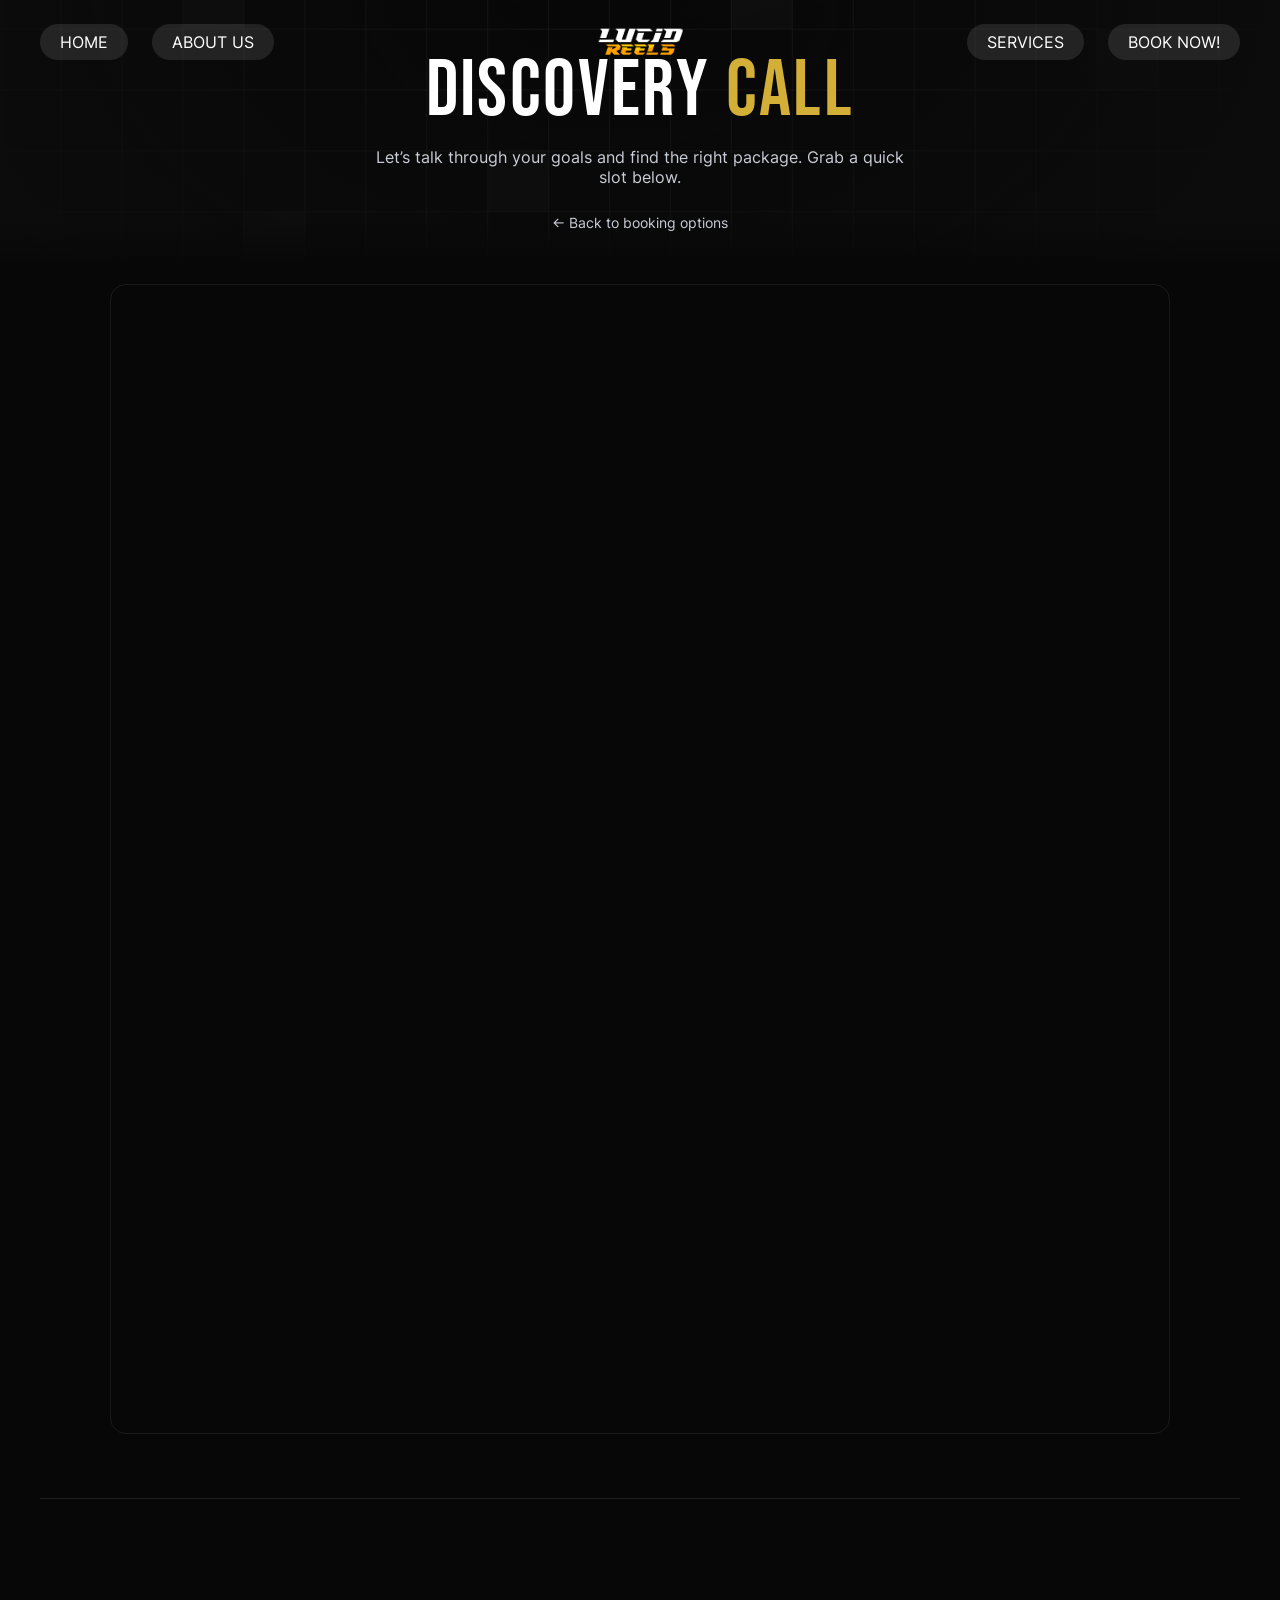
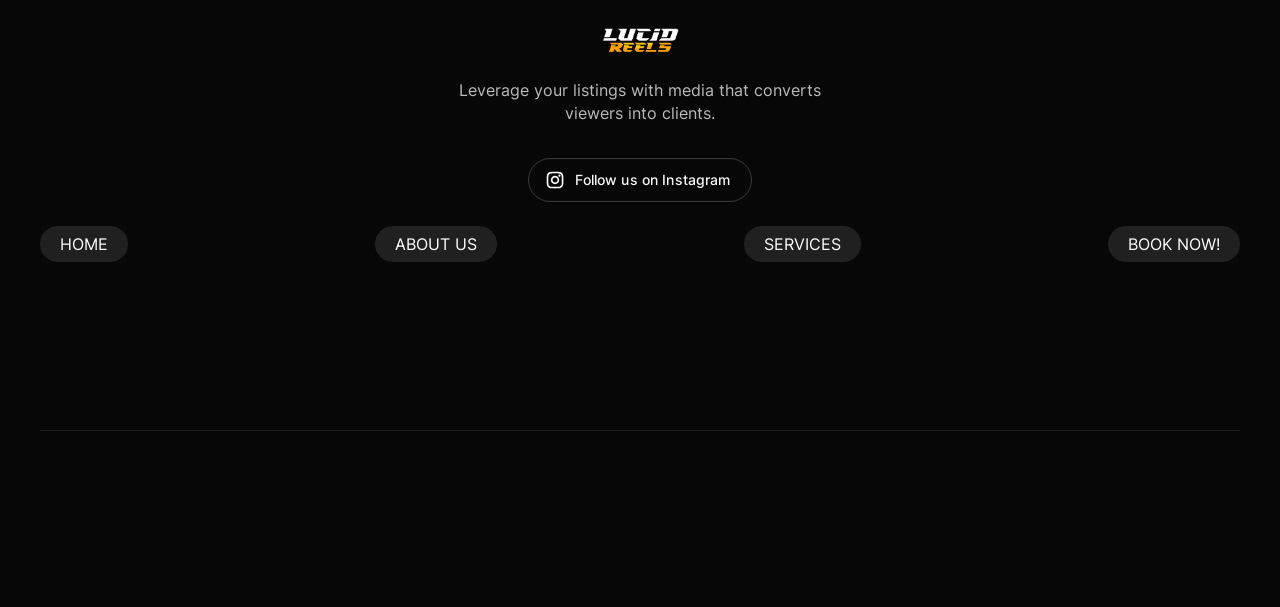
<file: book-discovery-call.html>
<!DOCTYPE html>
<html data-wf-page="6920ff1aa6c7a05921ba8397" data-wf-site="6920ff19a6c7a05921ba8324" lang="en">
<head>
  <!-- Google tag (gtag.js) -->
<script async src="https://www.googletagmanager.com/gtag/js?id=G-VPYBYR40JL"></script>
<script>
  window.dataLayer = window.dataLayer || [];
  function gtag(){dataLayer.push(arguments);}
  gtag('js', new Date());

  gtag('config', 'G-VPYBYR40JL');
</script>
  <meta charset="utf-8">
  <title>Book a Discovery Call - LucidReelsMedia</title>
  <meta property="og:type" content="website">
  <meta content="summary_large_image" name="twitter:card">
  <meta content="width=device-width, initial-scale=1" name="viewport">
  <meta content="Webflow" name="generator">
  <link href="css/normalize.css" rel="stylesheet" type="text/css">
  <link href="css/webflow.css" rel="stylesheet" type="text/css">
  <link href="css/lucidreelsmedia.css" rel="stylesheet" type="text/css">
  <script type="text/javascript">!function(o,c){var n=c.documentElement,t=" w-mod-";n.className+=t+"js",("ontouchstart"in o||o.DocumentTouch&&c instanceof DocumentTouch)&&(n.className+=t+"touch")}(window,document);</script>
  <link href="images/favicon.svg" rel="shortcut icon" type="image/x-icon">
  <link href="images/webclip.svg" rel="apple-touch-icon">
<style>
.lrm-cal-head{text-align:center;padding:3.2rem 20px 1.2rem;}
.lrm-cal-head .lrm-eyebrow{font-family:'Inter',Arial,sans-serif;color:#D4AF37;font-size:13px;letter-spacing:.14em;text-transform:uppercase;margin-bottom:14px;}
.lrm-cal-head h1{font-family:'Bebas Neue',Impact,sans-serif;font-size:clamp(40px,6.5vw,80px);line-height:1;color:#fff;margin:0;text-transform:uppercase;letter-spacing:.03em;}
.lrm-cal-head h1 span{color:#D4AF37;}
.lrm-cal-head p{font-family:'Inter',Arial,sans-serif;color:#c9cdd6;font-size:16px;margin:16px auto 0;max-width:560px;}
.lrm-cal-back{display:inline-flex;align-items:center;gap:8px;margin:26px 0 0;font-family:'Inter',Arial,sans-serif;color:#c9cdd6;text-decoration:none;font-size:14px;transition:color .2s;}
.lrm-cal-back:hover{color:#D4AF37;}
.lrm-cal-wrap{max-width:1100px;margin:1rem auto 4rem;padding:0 20px;}
.calendly-inline-widget{height:1150px;}
@media(max-width:1024px){.calendly-inline-widget{height:1250px;}}
@media(max-width:760px){.lrm-cal-head{padding:2.4rem 20px 1rem;}.lrm-cal-wrap{margin:.5rem auto 3rem;}.calendly-inline-widget{height:1400px;}}
.calendly-inline-widget{border-radius:16px;overflow:hidden;border:1px solid rgba(255,255,255,0.08);}
</style>
<style>
/* hero backdrop — matches the home page header */
.lrm-herobg{position:relative;overflow:clip;}
.lrm-herobg>.lrm-hero-inner{position:relative;z-index:2;padding-bottom:1rem;}
.lrm-herobg>.background{z-index:0;opacity:.3;background-image:url('images/Background.svg');background-position:50%;background-repeat:no-repeat;background-size:cover;position:absolute;inset:0;}
.lrm-herobg>.header-opacity{z-index:1;background-image:linear-gradient(180deg,rgba(7,7,7,0),#070707);width:100%;height:3rem;position:absolute;inset:auto 0 0;pointer-events:none;}
</style>
</head><body>
  <div class="page-wrapper">
    <div id="top" data-animation="default" data-collapse="medium" data-duration="0" data-easing="ease" data-easing2="ease" role="banner" class="navbar w-nav">
      <div class="padding-global">
        <div class="container-large">
          <div class="w-layout-grid nav-component-grid">
            <a href="index.html" id="w-node-_32a340cc-db54-e7ac-40fb-6a617fcec3ed-7fcec3e9" data-w-id="32a340cc-db54-e7ac-40fb-6a617fcec3ed" class="brand-link w-inline-block">
              <div class="logo-wrap"><img loading="lazy" src="images/logo.svg" alt="Logo - Craflow Webflow Template" class="logo"><img loading="lazy" src="images/logo.svg" alt="Logo - Craflow Webflow Template" class="alternate-logo"></div>
            </a>
            <nav role="navigation" id="w-node-_32a340cc-db54-e7ac-40fb-6a617fcec3f1-7fcec3e9" class="nav-menu w-nav-menu">
              <div class="background-navbar">
                <div class="nav-square"></div>
              </div>
              <div class="nav-menu-content">
                <div class="left-nav-menu">
                  <div class="nav-link-overflow">
                    <a href="index.html" data-w-id="32a340cc-db54-e7ac-40fb-6a617fcec3f7" class="nav-link w-inline-block">
                      <div class="nav-link-block">
                        <div class="nav-text">Home</div>
                        <div class="nav-text is-hover">Home</div>
                      </div>
                    </a>
                  </div>
                  <div class="nav-link-overflow">
                    <a href="about.html" data-w-id="32a340cc-db54-e7ac-40fb-6a617fcec3fe" aria-current="page" class="nav-link w-inline-block w--current">
                      <div class="nav-link-block">
                        <div class="nav-text">About Us</div>
                        <div class="nav-text is-hover">About Us</div>
                      </div>
                    </a>
                  </div>
                </div>
                <div class="right-nav-menu">
                  <div class="nav-link-overflow">
                    <a href="pricing.html" data-w-id="32a340cc-db54-e7ac-40fb-6a617fcec414" class="nav-link w-inline-block">
                      <div class="nav-link-block">
                        <div class="nav-text">Services</div>
                        <div class="nav-text is-hover">Services</div>
                      </div>
                    </a>
                  </div>
                  <div class="nav-link-overflow">
                    <a href="contact.html" data-w-id="32a340cc-db54-e7ac-40fb-6a617fcec41b" class="nav-link w-inline-block">
                      <div class="nav-link-block">
                        <div class="nav-text">Book Now!</div>
                        <div class="nav-text is-hover">Book Now!</div>
                      </div>
                    </a>
                  </div>
                </div>
              </div>
            </nav>
            <div id="w-node-_32a340cc-db54-e7ac-40fb-6a617fcec421-7fcec3e9" data-w-id="32a340cc-db54-e7ac-40fb-6a617fcec421" class="menu-button w-nav-button">
              <div class="menu-button-block">
                <div class="menu-button-wrap">
                  <div class="menu-line-item">
                    <div class="menu-line top"></div>
                  </div>
                  <div class="menu-line-item">
                    <div class="menu-line bottom"></div>
                  </div>
                </div>
              </div>
            </div>
          </div>
        </div>
      </div>
    </div>
    <main class="main-wrapper">
<header class="lrm-herobg"><div class="background"></div><div class="lrm-hero-inner"><div class="lrm-cal-head">
  <h1>Discovery <span>Call</span></h1>
  <p>Let&#8217;s talk through your goals and find the right package. Grab a quick slot below.</p>
  <a class="lrm-cal-back" href="contact.html">&#8592; Back to booking options</a>
</div></div><div class="header-opacity"></div></header>
<div class="lrm-cal-wrap">
<!-- Calendly inline widget begin -->
<div class="calendly-inline-widget" data-url="https://calendly.com/lucidreelsmedia/marketing-strategy-call?hide_gdpr_banner=1&background_color=070707&text_color=ffffff&primary_color=D4AF37" style="min-width:320px;"></div>
<script type="text/javascript" src="https://assets.calendly.com/assets/external/widget.js" async></script>
<!-- Calendly inline widget end -->
</div>
</main><footer class="footer">
      <div class="padding-global">
        <div class="container-large">
          <div class="dividing-line"></div>
          <div class="footer-padding">
            <div class="footer-top-content">
              <a href="index.html" aria-current="page" class="footer-link w-inline-block w--current"><img src="images/brand-mark.svg" loading="lazy" alt="Brand Mark - LucidReelsMedia" class="footer-logo"></a>
              <div class="footer-description-wrap">
                <div class="text-size-regular text-align-center">Leverage your listings with media that converts viewers into clients.</div>
              </div>
              <div class="footer-social-media">
              <div class="intro-contact-wrap">
                <div class="social-media-wrapper">
                  <a data-w-id="d02f4b07-c966-2f0b-1c24-7d46a6be998c" href="https://www.instagram.com/lucid_reels_media?igsh=Y2l6MXloYnpldDli&utm_source=qr" target="_blank" aria-label="Follow Lucid Reels Media on Instagram" class="social-link has-label w-inline-block">
                    <div class="social-icon-wrap">
                      <div class="social-icon w-embed"><svg xmlns="http://www.w3.org/2000/svg" viewbox="0 0 24 24" fill="currentColor">
                          <path d="M12.001 9C10.3436 9 9.00098 10.3431 9.00098 12C9.00098 13.6573 10.3441 15 12.001 15C13.6583 15 15.001 13.6569 15.001 12C15.001 10.3427 13.6579 9 12.001 9ZM12.001 7C14.7614 7 17.001 9.2371 17.001 12C17.001 14.7605 14.7639 17 12.001 17C9.24051 17 7.00098 14.7629 7.00098 12C7.00098 9.23953 9.23808 7 12.001 7ZM18.501 6.74915C18.501 7.43926 17.9402 7.99917 17.251 7.99917C16.5609 7.99917 16.001 7.4384 16.001 6.74915C16.001 6.0599 16.5617 5.5 17.251 5.5C17.9393 5.49913 18.501 6.0599 18.501 6.74915ZM12.001 4C9.5265 4 9.12318 4.00655 7.97227 4.0578C7.18815 4.09461 6.66253 4.20007 6.17416 4.38967C5.74016 4.55799 5.42709 4.75898 5.09352 5.09255C4.75867 5.4274 4.55804 5.73963 4.3904 6.17383C4.20036 6.66332 4.09493 7.18811 4.05878 7.97115C4.00703 9.0752 4.00098 9.46105 4.00098 12C4.00098 14.4745 4.00753 14.8778 4.05877 16.0286C4.0956 16.8124 4.2012 17.3388 4.39034 17.826C4.5591 18.2606 4.7605 18.5744 5.09246 18.9064C5.42863 19.2421 5.74179 19.4434 6.17187 19.6094C6.66619 19.8005 7.19148 19.9061 7.97212 19.9422C9.07618 19.9939 9.46203 20 12.001 20C14.4755 20 14.8788 19.9934 16.0296 19.9422C16.8117 19.9055 17.3385 19.7996 17.827 19.6106C18.2604 19.4423 18.5752 19.2402 18.9074 18.9085C19.2436 18.5718 19.4445 18.2594 19.6107 17.8283C19.8013 17.3358 19.9071 16.8098 19.9432 16.0289C19.9949 14.9248 20.001 14.5389 20.001 12C20.001 9.52552 19.9944 9.12221 19.9432 7.97137C19.9064 7.18906 19.8005 6.66149 19.6113 6.17318C19.4434 5.74038 19.2417 5.42635 18.9084 5.09255C18.573 4.75715 18.2616 4.55693 17.8271 4.38942C17.338 4.19954 16.8124 4.09396 16.0298 4.05781C14.9258 4.00605 14.5399 4 12.001 4ZM12.001 2C14.7176 2 15.0568 2.01 16.1235 2.06C17.1876 2.10917 17.9135 2.2775 18.551 2.525C19.2101 2.77917 19.7668 3.1225 20.3226 3.67833C20.8776 4.23417 21.221 4.7925 21.476 5.45C21.7226 6.08667 21.891 6.81333 21.941 7.8775C21.9885 8.94417 22.001 9.28333 22.001 12C22.001 14.7167 21.991 15.0558 21.941 16.1225C21.8918 17.1867 21.7226 17.9125 21.476 18.55C21.2218 19.2092 20.8776 19.7658 20.3226 20.3217C19.7668 20.8767 19.2076 21.22 18.551 21.475C17.9135 21.7217 17.1876 21.89 16.1235 21.94C15.0568 21.9875 14.7176 22 12.001 22C9.28431 22 8.94514 21.99 7.87848 21.94C6.81431 21.8908 6.08931 21.7217 5.45098 21.475C4.79264 21.2208 4.23514 20.8767 3.67931 20.3217C3.12348 19.7658 2.78098 19.2067 2.52598 18.55C2.27848 17.9125 2.11098 17.1867 2.06098 16.1225C2.01348 15.0558 2.00098 14.7167 2.00098 12C2.00098 9.28333 2.01098 8.94417 2.06098 7.8775C2.11014 6.8125 2.27848 6.0875 2.52598 5.45C2.78014 4.79167 3.12348 4.23417 3.67931 3.67833C4.23514 3.1225 4.79348 2.78 5.45098 2.525C6.08848 2.2775 6.81348 2.11 7.87848 2.06C8.94514 2.0125 9.28431 2 12.001 2Z"></path>
                        </svg></div>
                      <div class="social-icon w-embed"><svg xmlns="http://www.w3.org/2000/svg" viewbox="0 0 24 24" fill="currentColor">
                          <path d="M12.001 9C10.3436 9 9.00098 10.3431 9.00098 12C9.00098 13.6573 10.3441 15 12.001 15C13.6583 15 15.001 13.6569 15.001 12C15.001 10.3427 13.6579 9 12.001 9ZM12.001 7C14.7614 7 17.001 9.2371 17.001 12C17.001 14.7605 14.7639 17 12.001 17C9.24051 17 7.00098 14.7629 7.00098 12C7.00098 9.23953 9.23808 7 12.001 7ZM18.501 6.74915C18.501 7.43926 17.9402 7.99917 17.251 7.99917C16.5609 7.99917 16.001 7.4384 16.001 6.74915C16.001 6.0599 16.5617 5.5 17.251 5.5C17.9393 5.49913 18.501 6.0599 18.501 6.74915ZM12.001 4C9.5265 4 9.12318 4.00655 7.97227 4.0578C7.18815 4.09461 6.66253 4.20007 6.17416 4.38967C5.74016 4.55799 5.42709 4.75898 5.09352 5.09255C4.75867 5.4274 4.55804 5.73963 4.3904 6.17383C4.20036 6.66332 4.09493 7.18811 4.05878 7.97115C4.00703 9.0752 4.00098 9.46105 4.00098 12C4.00098 14.4745 4.00753 14.8778 4.05877 16.0286C4.0956 16.8124 4.2012 17.3388 4.39034 17.826C4.5591 18.2606 4.7605 18.5744 5.09246 18.9064C5.42863 19.2421 5.74179 19.4434 6.17187 19.6094C6.66619 19.8005 7.19148 19.9061 7.97212 19.9422C9.07618 19.9939 9.46203 20 12.001 20C14.4755 20 14.8788 19.9934 16.0296 19.9422C16.8117 19.9055 17.3385 19.7996 17.827 19.6106C18.2604 19.4423 18.5752 19.2402 18.9074 18.9085C19.2436 18.5718 19.4445 18.2594 19.6107 17.8283C19.8013 17.3358 19.9071 16.8098 19.9432 16.0289C19.9949 14.9248 20.001 14.5389 20.001 12C20.001 9.52552 19.9944 9.12221 19.9432 7.97137C19.9064 7.18906 19.8005 6.66149 19.6113 6.17318C19.4434 5.74038 19.2417 5.42635 18.9084 5.09255C18.573 4.75715 18.2616 4.55693 17.8271 4.38942C17.338 4.19954 16.8124 4.09396 16.0298 4.05781C14.9258 4.00605 14.5399 4 12.001 4ZM12.001 2C14.7176 2 15.0568 2.01 16.1235 2.06C17.1876 2.10917 17.9135 2.2775 18.551 2.525C19.2101 2.77917 19.7668 3.1225 20.3226 3.67833C20.8776 4.23417 21.221 4.7925 21.476 5.45C21.7226 6.08667 21.891 6.81333 21.941 7.8775C21.9885 8.94417 22.001 9.28333 22.001 12C22.001 14.7167 21.991 15.0558 21.941 16.1225C21.8918 17.1867 21.7226 17.9125 21.476 18.55C21.2218 19.2092 20.8776 19.7658 20.3226 20.3217C19.7668 20.8767 19.2076 21.22 18.551 21.475C17.9135 21.7217 17.1876 21.89 16.1235 21.94C15.0568 21.9875 14.7176 22 12.001 22C9.28431 22 8.94514 21.99 7.87848 21.94C6.81431 21.8908 6.08931 21.7217 5.45098 21.475C4.79264 21.2208 4.23514 20.8767 3.67931 20.3217C3.12348 19.7658 2.78098 19.2067 2.52598 18.55C2.27848 17.9125 2.11098 17.1867 2.06098 16.1225C2.01348 15.0558 2.00098 14.7167 2.00098 12C2.00098 9.28333 2.01098 8.94417 2.06098 7.8775C2.11014 6.8125 2.27848 6.0875 2.52598 5.45C2.78014 4.79167 3.12348 4.23417 3.67931 3.67833C4.23514 3.1225 4.79348 2.78 5.45098 2.525C6.08848 2.2775 6.81348 2.11 7.87848 2.06C8.94514 2.0125 9.28431 2 12.001 2Z"></path>
                        </svg></div>
                    </div>
                  
                    <div class="social-label">Follow us on Instagram</div>
                  </a>
                </div>
              </div>
            </div>
            <div class="footer-menu-wrapper">
              <a href="index.html" data-w-id="5db47c9a-b574-23de-7915-600dabe1f39b" aria-current="page" class="menu-link w-inline-block w--current">
                <div class="nav-link-block">
                  <div class="nav-text">Home</div>
                  <div class="nav-text is-hover">Home</div>
                </div>
              </a>
              <a href="about.html" data-w-id="5db47c9a-b574-23de-7915-600dabe1f3a1" class="menu-link w-inline-block">
                <div class="nav-link-block">
                  <div class="nav-text">About Us</div>
                  <div class="nav-text is-hover">About Us</div>
                </div>
              </a>
              <a href="pricing.html" data-w-id="5db47c9a-b574-23de-7915-600dabe1f3a7" class="menu-link w-inline-block">
                <div class="nav-link-block">
                  <div class="nav-text">Services</div>
                  <div class="nav-text is-hover">Services</div>
                </div>
              </a>
              <a href="contact.html" data-w-id="5db47c9a-b574-23de-7915-600dabe1f3ad" class="menu-link w-inline-block">
                <div class="nav-link-block">
                  <div class="nav-text">Book Now!</div>
                  <div class="nav-text is-hover">Book Now!</div>
                </div>
              </a>
            </div>
            <div class="w-layout-grid footer-grid">
              <div id="w-node-_5db47c9a-b574-23de-7915-600dabe1f3b4-abe1f38d" class="footer-content-block">
                
              </div>
            </div>
          </div>
        </div>
      </div>
    </footer>
  </div>
  <script src="https://d3e54v103j8qbb.cloudfront.net/js/jquery-3.5.1.min.dc5e7f18c8.js?site=6920ff19a6c7a05921ba8324" type="text/javascript" integrity="sha256-9/aliU8dGd2tb6OSsuzixeV4y/faTqgFtohetphbbj0=" crossorigin="anonymous"></script>
  <script src="js/webflow.js" type="text/javascript"></script>
<style>
.lrm-cta{height:auto !important;}
.lrm-cta .cta-container{height:auto;position:static;padding:8rem 0;}
.lrm-cta .cta-content{opacity:0;transform:translateY(30px);transition:opacity .8s ease,transform .8s ease;}
.lrm-cta.lrm-visible .cta-content{opacity:1;transform:translateY(0);}
</style>
<script>
(function(){
  var cta=document.querySelector('.lrm-cta');
  if(!cta) return;
  new IntersectionObserver(function(es,o){
    es.forEach(function(e){ if(e.isIntersecting){ cta.classList.add('lrm-visible'); o.disconnect(); } });
  },{threshold:0.3}).observe(cta);
})();
</script>
<style>
.lrm-pop{transform-origin:50% 100%;transform-style:preserve-3d;animation:lrmPop 1s cubic-bezier(.23,1,.32,1) .2s both;}
@keyframes lrmPop{from{transform:translate3d(0,110%,0) rotateX(45deg);}to{transform:translate3d(0,0,0) rotateX(-10deg);}}
</style>
</body>
</html>
</file>
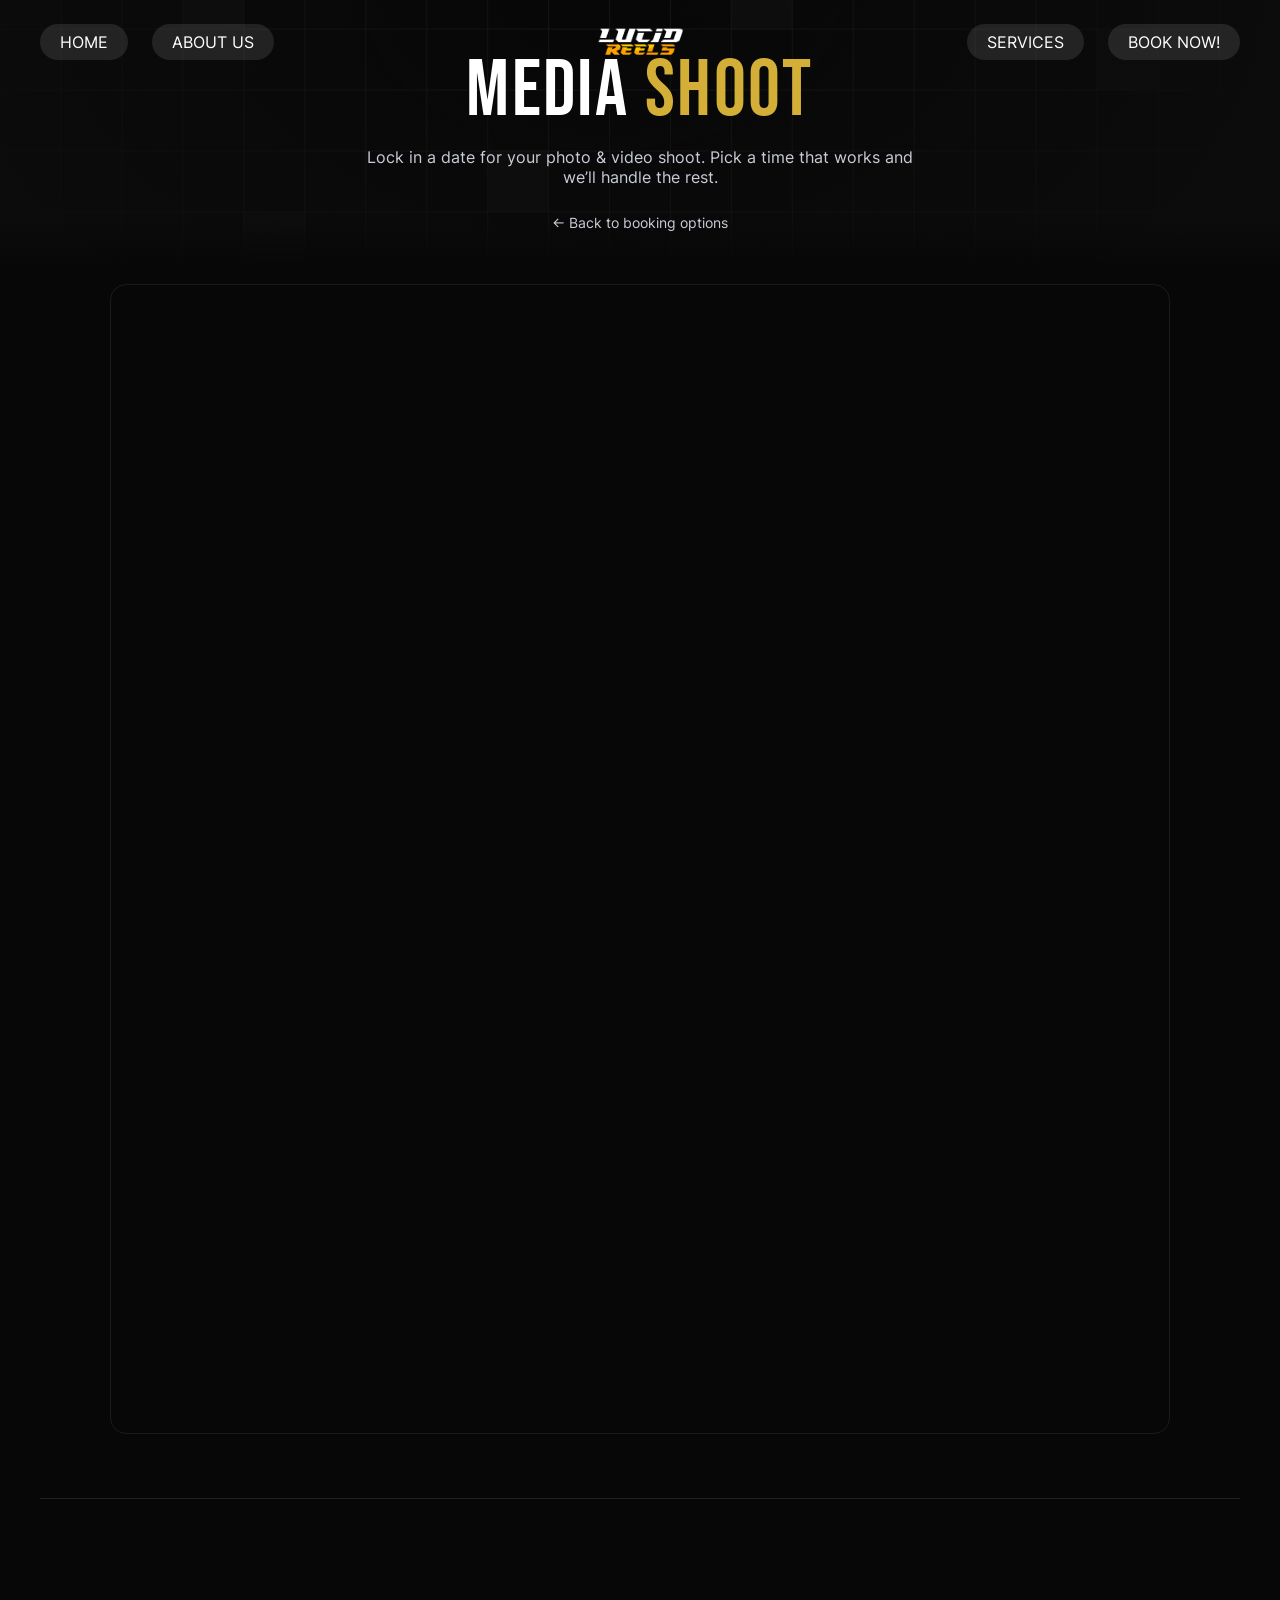
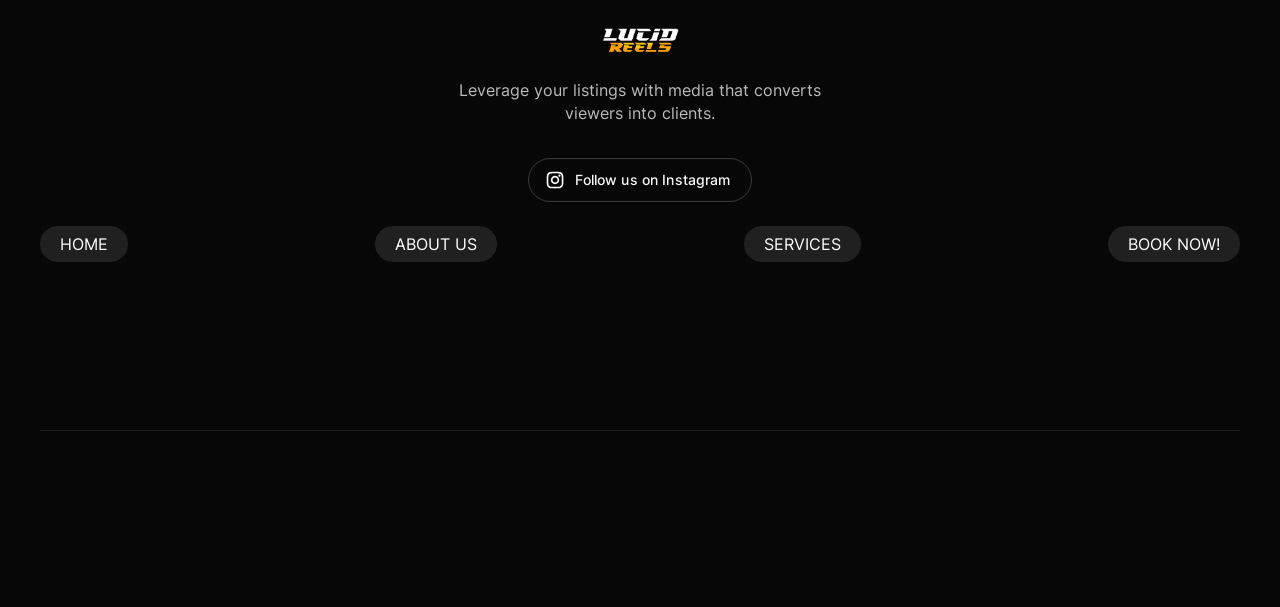
<file: book-media-shoot.html>
<!DOCTYPE html>
<html data-wf-page="6920ff1aa6c7a05921ba8397" data-wf-site="6920ff19a6c7a05921ba8324" lang="en">
<head>
  <!-- Google tag (gtag.js) -->
<script async src="https://www.googletagmanager.com/gtag/js?id=G-VPYBYR40JL"></script>
<script>
  window.dataLayer = window.dataLayer || [];
  function gtag(){dataLayer.push(arguments);}
  gtag('js', new Date());

  gtag('config', 'G-VPYBYR40JL');
</script>
  <meta charset="utf-8">
  <title>Book a Media Shoot - LucidReelsMedia</title>
  <meta property="og:type" content="website">
  <meta content="summary_large_image" name="twitter:card">
  <meta content="width=device-width, initial-scale=1" name="viewport">
  <meta content="Webflow" name="generator">
  <link href="css/normalize.css" rel="stylesheet" type="text/css">
  <link href="css/webflow.css" rel="stylesheet" type="text/css">
  <link href="css/lucidreelsmedia.css" rel="stylesheet" type="text/css">
  <script type="text/javascript">!function(o,c){var n=c.documentElement,t=" w-mod-";n.className+=t+"js",("ontouchstart"in o||o.DocumentTouch&&c instanceof DocumentTouch)&&(n.className+=t+"touch")}(window,document);</script>
  <link href="images/favicon.svg" rel="shortcut icon" type="image/x-icon">
  <link href="images/webclip.svg" rel="apple-touch-icon">
<style>
.lrm-cal-head{text-align:center;padding:3.2rem 20px 1.2rem;}
.lrm-cal-head .lrm-eyebrow{font-family:'Inter',Arial,sans-serif;color:#D4AF37;font-size:13px;letter-spacing:.14em;text-transform:uppercase;margin-bottom:14px;}
.lrm-cal-head h1{font-family:'Bebas Neue',Impact,sans-serif;font-size:clamp(40px,6.5vw,80px);line-height:1;color:#fff;margin:0;text-transform:uppercase;letter-spacing:.03em;}
.lrm-cal-head h1 span{color:#D4AF37;}
.lrm-cal-head p{font-family:'Inter',Arial,sans-serif;color:#c9cdd6;font-size:16px;margin:16px auto 0;max-width:560px;}
.lrm-cal-back{display:inline-flex;align-items:center;gap:8px;margin:26px 0 0;font-family:'Inter',Arial,sans-serif;color:#c9cdd6;text-decoration:none;font-size:14px;transition:color .2s;}
.lrm-cal-back:hover{color:#D4AF37;}
.lrm-cal-wrap{max-width:1100px;margin:1rem auto 4rem;padding:0 20px;}
.calendly-inline-widget{height:1150px;}
@media(max-width:1024px){.calendly-inline-widget{height:1250px;}}
@media(max-width:760px){.lrm-cal-head{padding:2.4rem 20px 1rem;}.lrm-cal-wrap{margin:.5rem auto 3rem;}.calendly-inline-widget{height:1400px;}}
.calendly-inline-widget{border-radius:16px;overflow:hidden;border:1px solid rgba(255,255,255,0.08);}
</style>
<style>
/* hero backdrop — matches the home page header */
.lrm-herobg{position:relative;overflow:clip;}
.lrm-herobg>.lrm-hero-inner{position:relative;z-index:2;padding-bottom:1rem;}
.lrm-herobg>.background{z-index:0;opacity:.3;background-image:url('images/Background.svg');background-position:50%;background-repeat:no-repeat;background-size:cover;position:absolute;inset:0;}
.lrm-herobg>.header-opacity{z-index:1;background-image:linear-gradient(180deg,rgba(7,7,7,0),#070707);width:100%;height:3rem;position:absolute;inset:auto 0 0;pointer-events:none;}
</style>
</head><body>
  <div class="page-wrapper">
    <div id="top" data-animation="default" data-collapse="medium" data-duration="0" data-easing="ease" data-easing2="ease" role="banner" class="navbar w-nav">
      <div class="padding-global">
        <div class="container-large">
          <div class="w-layout-grid nav-component-grid">
            <a href="index.html" id="w-node-_32a340cc-db54-e7ac-40fb-6a617fcec3ed-7fcec3e9" data-w-id="32a340cc-db54-e7ac-40fb-6a617fcec3ed" class="brand-link w-inline-block">
              <div class="logo-wrap"><img loading="lazy" src="images/logo.svg" alt="Logo - Craflow Webflow Template" class="logo"><img loading="lazy" src="images/logo.svg" alt="Logo - Craflow Webflow Template" class="alternate-logo"></div>
            </a>
            <nav role="navigation" id="w-node-_32a340cc-db54-e7ac-40fb-6a617fcec3f1-7fcec3e9" class="nav-menu w-nav-menu">
              <div class="background-navbar">
                <div class="nav-square"></div>
              </div>
              <div class="nav-menu-content">
                <div class="left-nav-menu">
                  <div class="nav-link-overflow">
                    <a href="index.html" data-w-id="32a340cc-db54-e7ac-40fb-6a617fcec3f7" class="nav-link w-inline-block">
                      <div class="nav-link-block">
                        <div class="nav-text">Home</div>
                        <div class="nav-text is-hover">Home</div>
                      </div>
                    </a>
                  </div>
                  <div class="nav-link-overflow">
                    <a href="about.html" data-w-id="32a340cc-db54-e7ac-40fb-6a617fcec3fe" aria-current="page" class="nav-link w-inline-block w--current">
                      <div class="nav-link-block">
                        <div class="nav-text">About Us</div>
                        <div class="nav-text is-hover">About Us</div>
                      </div>
                    </a>
                  </div>
                </div>
                <div class="right-nav-menu">
                  <div class="nav-link-overflow">
                    <a href="pricing.html" data-w-id="32a340cc-db54-e7ac-40fb-6a617fcec414" class="nav-link w-inline-block">
                      <div class="nav-link-block">
                        <div class="nav-text">Services</div>
                        <div class="nav-text is-hover">Services</div>
                      </div>
                    </a>
                  </div>
                  <div class="nav-link-overflow">
                    <a href="contact.html" data-w-id="32a340cc-db54-e7ac-40fb-6a617fcec41b" class="nav-link w-inline-block">
                      <div class="nav-link-block">
                        <div class="nav-text">Book Now!</div>
                        <div class="nav-text is-hover">Book Now!</div>
                      </div>
                    </a>
                  </div>
                </div>
              </div>
            </nav>
            <div id="w-node-_32a340cc-db54-e7ac-40fb-6a617fcec421-7fcec3e9" data-w-id="32a340cc-db54-e7ac-40fb-6a617fcec421" class="menu-button w-nav-button">
              <div class="menu-button-block">
                <div class="menu-button-wrap">
                  <div class="menu-line-item">
                    <div class="menu-line top"></div>
                  </div>
                  <div class="menu-line-item">
                    <div class="menu-line bottom"></div>
                  </div>
                </div>
              </div>
            </div>
          </div>
        </div>
      </div>
    </div>
    <main class="main-wrapper">
<header class="lrm-herobg"><div class="background"></div><div class="lrm-hero-inner"><div class="lrm-cal-head">
  <h1>Media <span>Shoot</span></h1>
  <p>Lock in a date for your photo &amp; video shoot. Pick a time that works and we&#8217;ll handle the rest.</p>
  <a class="lrm-cal-back" href="contact.html">&#8592; Back to booking options</a>
</div></div><div class="header-opacity"></div></header>
<div class="lrm-cal-wrap">
<!-- Calendly inline widget begin -->
<div class="calendly-inline-widget" data-url="https://calendly.com/lucidreelsmedia/30min?hide_gdpr_banner=1&background_color=070707&text_color=ffffff&primary_color=D4AF37" style="min-width:320px;"></div>
<script type="text/javascript" src="https://assets.calendly.com/assets/external/widget.js" async></script>
<!-- Calendly inline widget end -->
</div>
</main><footer class="footer">
      <div class="padding-global">
        <div class="container-large">
          <div class="dividing-line"></div>
          <div class="footer-padding">
            <div class="footer-top-content">
              <a href="index.html" aria-current="page" class="footer-link w-inline-block w--current"><img src="images/brand-mark.svg" loading="lazy" alt="Brand Mark - LucidReelsMedia" class="footer-logo"></a>
              <div class="footer-description-wrap">
                <div class="text-size-regular text-align-center">Leverage your listings with media that converts viewers into clients.</div>
              </div>
              <div class="footer-social-media">
              <div class="intro-contact-wrap">
                <div class="social-media-wrapper">
                  <a data-w-id="d02f4b07-c966-2f0b-1c24-7d46a6be998c" href="https://www.instagram.com/lucid_reels_media?igsh=Y2l6MXloYnpldDli&utm_source=qr" target="_blank" aria-label="Follow Lucid Reels Media on Instagram" class="social-link has-label w-inline-block">
                    <div class="social-icon-wrap">
                      <div class="social-icon w-embed"><svg xmlns="http://www.w3.org/2000/svg" viewbox="0 0 24 24" fill="currentColor">
                          <path d="M12.001 9C10.3436 9 9.00098 10.3431 9.00098 12C9.00098 13.6573 10.3441 15 12.001 15C13.6583 15 15.001 13.6569 15.001 12C15.001 10.3427 13.6579 9 12.001 9ZM12.001 7C14.7614 7 17.001 9.2371 17.001 12C17.001 14.7605 14.7639 17 12.001 17C9.24051 17 7.00098 14.7629 7.00098 12C7.00098 9.23953 9.23808 7 12.001 7ZM18.501 6.74915C18.501 7.43926 17.9402 7.99917 17.251 7.99917C16.5609 7.99917 16.001 7.4384 16.001 6.74915C16.001 6.0599 16.5617 5.5 17.251 5.5C17.9393 5.49913 18.501 6.0599 18.501 6.74915ZM12.001 4C9.5265 4 9.12318 4.00655 7.97227 4.0578C7.18815 4.09461 6.66253 4.20007 6.17416 4.38967C5.74016 4.55799 5.42709 4.75898 5.09352 5.09255C4.75867 5.4274 4.55804 5.73963 4.3904 6.17383C4.20036 6.66332 4.09493 7.18811 4.05878 7.97115C4.00703 9.0752 4.00098 9.46105 4.00098 12C4.00098 14.4745 4.00753 14.8778 4.05877 16.0286C4.0956 16.8124 4.2012 17.3388 4.39034 17.826C4.5591 18.2606 4.7605 18.5744 5.09246 18.9064C5.42863 19.2421 5.74179 19.4434 6.17187 19.6094C6.66619 19.8005 7.19148 19.9061 7.97212 19.9422C9.07618 19.9939 9.46203 20 12.001 20C14.4755 20 14.8788 19.9934 16.0296 19.9422C16.8117 19.9055 17.3385 19.7996 17.827 19.6106C18.2604 19.4423 18.5752 19.2402 18.9074 18.9085C19.2436 18.5718 19.4445 18.2594 19.6107 17.8283C19.8013 17.3358 19.9071 16.8098 19.9432 16.0289C19.9949 14.9248 20.001 14.5389 20.001 12C20.001 9.52552 19.9944 9.12221 19.9432 7.97137C19.9064 7.18906 19.8005 6.66149 19.6113 6.17318C19.4434 5.74038 19.2417 5.42635 18.9084 5.09255C18.573 4.75715 18.2616 4.55693 17.8271 4.38942C17.338 4.19954 16.8124 4.09396 16.0298 4.05781C14.9258 4.00605 14.5399 4 12.001 4ZM12.001 2C14.7176 2 15.0568 2.01 16.1235 2.06C17.1876 2.10917 17.9135 2.2775 18.551 2.525C19.2101 2.77917 19.7668 3.1225 20.3226 3.67833C20.8776 4.23417 21.221 4.7925 21.476 5.45C21.7226 6.08667 21.891 6.81333 21.941 7.8775C21.9885 8.94417 22.001 9.28333 22.001 12C22.001 14.7167 21.991 15.0558 21.941 16.1225C21.8918 17.1867 21.7226 17.9125 21.476 18.55C21.2218 19.2092 20.8776 19.7658 20.3226 20.3217C19.7668 20.8767 19.2076 21.22 18.551 21.475C17.9135 21.7217 17.1876 21.89 16.1235 21.94C15.0568 21.9875 14.7176 22 12.001 22C9.28431 22 8.94514 21.99 7.87848 21.94C6.81431 21.8908 6.08931 21.7217 5.45098 21.475C4.79264 21.2208 4.23514 20.8767 3.67931 20.3217C3.12348 19.7658 2.78098 19.2067 2.52598 18.55C2.27848 17.9125 2.11098 17.1867 2.06098 16.1225C2.01348 15.0558 2.00098 14.7167 2.00098 12C2.00098 9.28333 2.01098 8.94417 2.06098 7.8775C2.11014 6.8125 2.27848 6.0875 2.52598 5.45C2.78014 4.79167 3.12348 4.23417 3.67931 3.67833C4.23514 3.1225 4.79348 2.78 5.45098 2.525C6.08848 2.2775 6.81348 2.11 7.87848 2.06C8.94514 2.0125 9.28431 2 12.001 2Z"></path>
                        </svg></div>
                      <div class="social-icon w-embed"><svg xmlns="http://www.w3.org/2000/svg" viewbox="0 0 24 24" fill="currentColor">
                          <path d="M12.001 9C10.3436 9 9.00098 10.3431 9.00098 12C9.00098 13.6573 10.3441 15 12.001 15C13.6583 15 15.001 13.6569 15.001 12C15.001 10.3427 13.6579 9 12.001 9ZM12.001 7C14.7614 7 17.001 9.2371 17.001 12C17.001 14.7605 14.7639 17 12.001 17C9.24051 17 7.00098 14.7629 7.00098 12C7.00098 9.23953 9.23808 7 12.001 7ZM18.501 6.74915C18.501 7.43926 17.9402 7.99917 17.251 7.99917C16.5609 7.99917 16.001 7.4384 16.001 6.74915C16.001 6.0599 16.5617 5.5 17.251 5.5C17.9393 5.49913 18.501 6.0599 18.501 6.74915ZM12.001 4C9.5265 4 9.12318 4.00655 7.97227 4.0578C7.18815 4.09461 6.66253 4.20007 6.17416 4.38967C5.74016 4.55799 5.42709 4.75898 5.09352 5.09255C4.75867 5.4274 4.55804 5.73963 4.3904 6.17383C4.20036 6.66332 4.09493 7.18811 4.05878 7.97115C4.00703 9.0752 4.00098 9.46105 4.00098 12C4.00098 14.4745 4.00753 14.8778 4.05877 16.0286C4.0956 16.8124 4.2012 17.3388 4.39034 17.826C4.5591 18.2606 4.7605 18.5744 5.09246 18.9064C5.42863 19.2421 5.74179 19.4434 6.17187 19.6094C6.66619 19.8005 7.19148 19.9061 7.97212 19.9422C9.07618 19.9939 9.46203 20 12.001 20C14.4755 20 14.8788 19.9934 16.0296 19.9422C16.8117 19.9055 17.3385 19.7996 17.827 19.6106C18.2604 19.4423 18.5752 19.2402 18.9074 18.9085C19.2436 18.5718 19.4445 18.2594 19.6107 17.8283C19.8013 17.3358 19.9071 16.8098 19.9432 16.0289C19.9949 14.9248 20.001 14.5389 20.001 12C20.001 9.52552 19.9944 9.12221 19.9432 7.97137C19.9064 7.18906 19.8005 6.66149 19.6113 6.17318C19.4434 5.74038 19.2417 5.42635 18.9084 5.09255C18.573 4.75715 18.2616 4.55693 17.8271 4.38942C17.338 4.19954 16.8124 4.09396 16.0298 4.05781C14.9258 4.00605 14.5399 4 12.001 4ZM12.001 2C14.7176 2 15.0568 2.01 16.1235 2.06C17.1876 2.10917 17.9135 2.2775 18.551 2.525C19.2101 2.77917 19.7668 3.1225 20.3226 3.67833C20.8776 4.23417 21.221 4.7925 21.476 5.45C21.7226 6.08667 21.891 6.81333 21.941 7.8775C21.9885 8.94417 22.001 9.28333 22.001 12C22.001 14.7167 21.991 15.0558 21.941 16.1225C21.8918 17.1867 21.7226 17.9125 21.476 18.55C21.2218 19.2092 20.8776 19.7658 20.3226 20.3217C19.7668 20.8767 19.2076 21.22 18.551 21.475C17.9135 21.7217 17.1876 21.89 16.1235 21.94C15.0568 21.9875 14.7176 22 12.001 22C9.28431 22 8.94514 21.99 7.87848 21.94C6.81431 21.8908 6.08931 21.7217 5.45098 21.475C4.79264 21.2208 4.23514 20.8767 3.67931 20.3217C3.12348 19.7658 2.78098 19.2067 2.52598 18.55C2.27848 17.9125 2.11098 17.1867 2.06098 16.1225C2.01348 15.0558 2.00098 14.7167 2.00098 12C2.00098 9.28333 2.01098 8.94417 2.06098 7.8775C2.11014 6.8125 2.27848 6.0875 2.52598 5.45C2.78014 4.79167 3.12348 4.23417 3.67931 3.67833C4.23514 3.1225 4.79348 2.78 5.45098 2.525C6.08848 2.2775 6.81348 2.11 7.87848 2.06C8.94514 2.0125 9.28431 2 12.001 2Z"></path>
                        </svg></div>
                    </div>
                  
                    <div class="social-label">Follow us on Instagram</div>
                  </a>
                </div>
              </div>
            </div>
            <div class="footer-menu-wrapper">
              <a href="index.html" data-w-id="5db47c9a-b574-23de-7915-600dabe1f39b" aria-current="page" class="menu-link w-inline-block w--current">
                <div class="nav-link-block">
                  <div class="nav-text">Home</div>
                  <div class="nav-text is-hover">Home</div>
                </div>
              </a>
              <a href="about.html" data-w-id="5db47c9a-b574-23de-7915-600dabe1f3a1" class="menu-link w-inline-block">
                <div class="nav-link-block">
                  <div class="nav-text">About Us</div>
                  <div class="nav-text is-hover">About Us</div>
                </div>
              </a>
              <a href="pricing.html" data-w-id="5db47c9a-b574-23de-7915-600dabe1f3a7" class="menu-link w-inline-block">
                <div class="nav-link-block">
                  <div class="nav-text">Services</div>
                  <div class="nav-text is-hover">Services</div>
                </div>
              </a>
              <a href="contact.html" data-w-id="5db47c9a-b574-23de-7915-600dabe1f3ad" class="menu-link w-inline-block">
                <div class="nav-link-block">
                  <div class="nav-text">Book Now!</div>
                  <div class="nav-text is-hover">Book Now!</div>
                </div>
              </a>
            </div>
            <div class="w-layout-grid footer-grid">
              <div id="w-node-_5db47c9a-b574-23de-7915-600dabe1f3b4-abe1f38d" class="footer-content-block">
                
              </div>
            </div>
          </div>
        </div>
      </div>
    </footer>
  </div>
  <script src="https://d3e54v103j8qbb.cloudfront.net/js/jquery-3.5.1.min.dc5e7f18c8.js?site=6920ff19a6c7a05921ba8324" type="text/javascript" integrity="sha256-9/aliU8dGd2tb6OSsuzixeV4y/faTqgFtohetphbbj0=" crossorigin="anonymous"></script>
  <script src="js/webflow.js" type="text/javascript"></script>
<style>
.lrm-cta{height:auto !important;}
.lrm-cta .cta-container{height:auto;position:static;padding:8rem 0;}
.lrm-cta .cta-content{opacity:0;transform:translateY(30px);transition:opacity .8s ease,transform .8s ease;}
.lrm-cta.lrm-visible .cta-content{opacity:1;transform:translateY(0);}
</style>
<script>
(function(){
  var cta=document.querySelector('.lrm-cta');
  if(!cta) return;
  new IntersectionObserver(function(es,o){
    es.forEach(function(e){ if(e.isIntersecting){ cta.classList.add('lrm-visible'); o.disconnect(); } });
  },{threshold:0.3}).observe(cta);
})();
</script>
<style>
.lrm-pop{transform-origin:50% 100%;transform-style:preserve-3d;animation:lrmPop 1s cubic-bezier(.23,1,.32,1) .2s both;}
@keyframes lrmPop{from{transform:translate3d(0,110%,0) rotateX(45deg);}to{transform:translate3d(0,0,0) rotateX(-10deg);}}
</style>
</body>
</html>
</file>
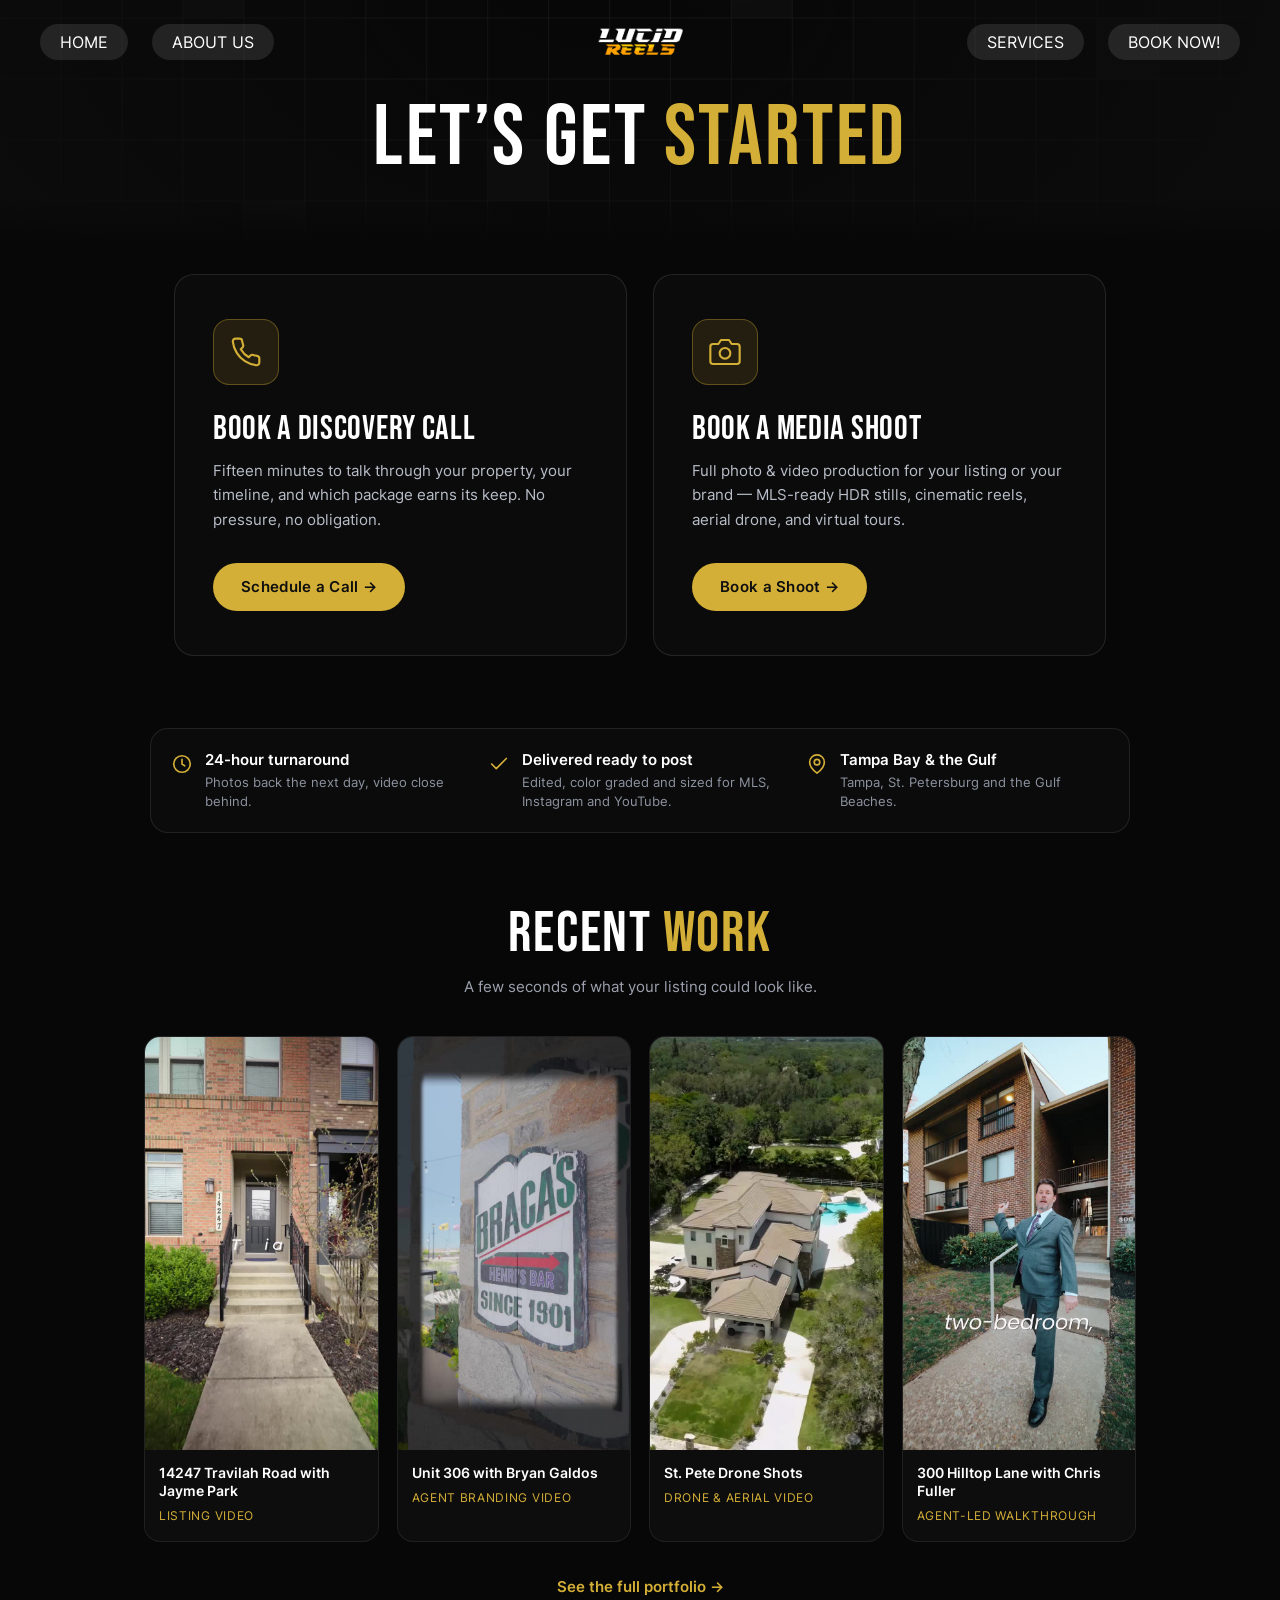
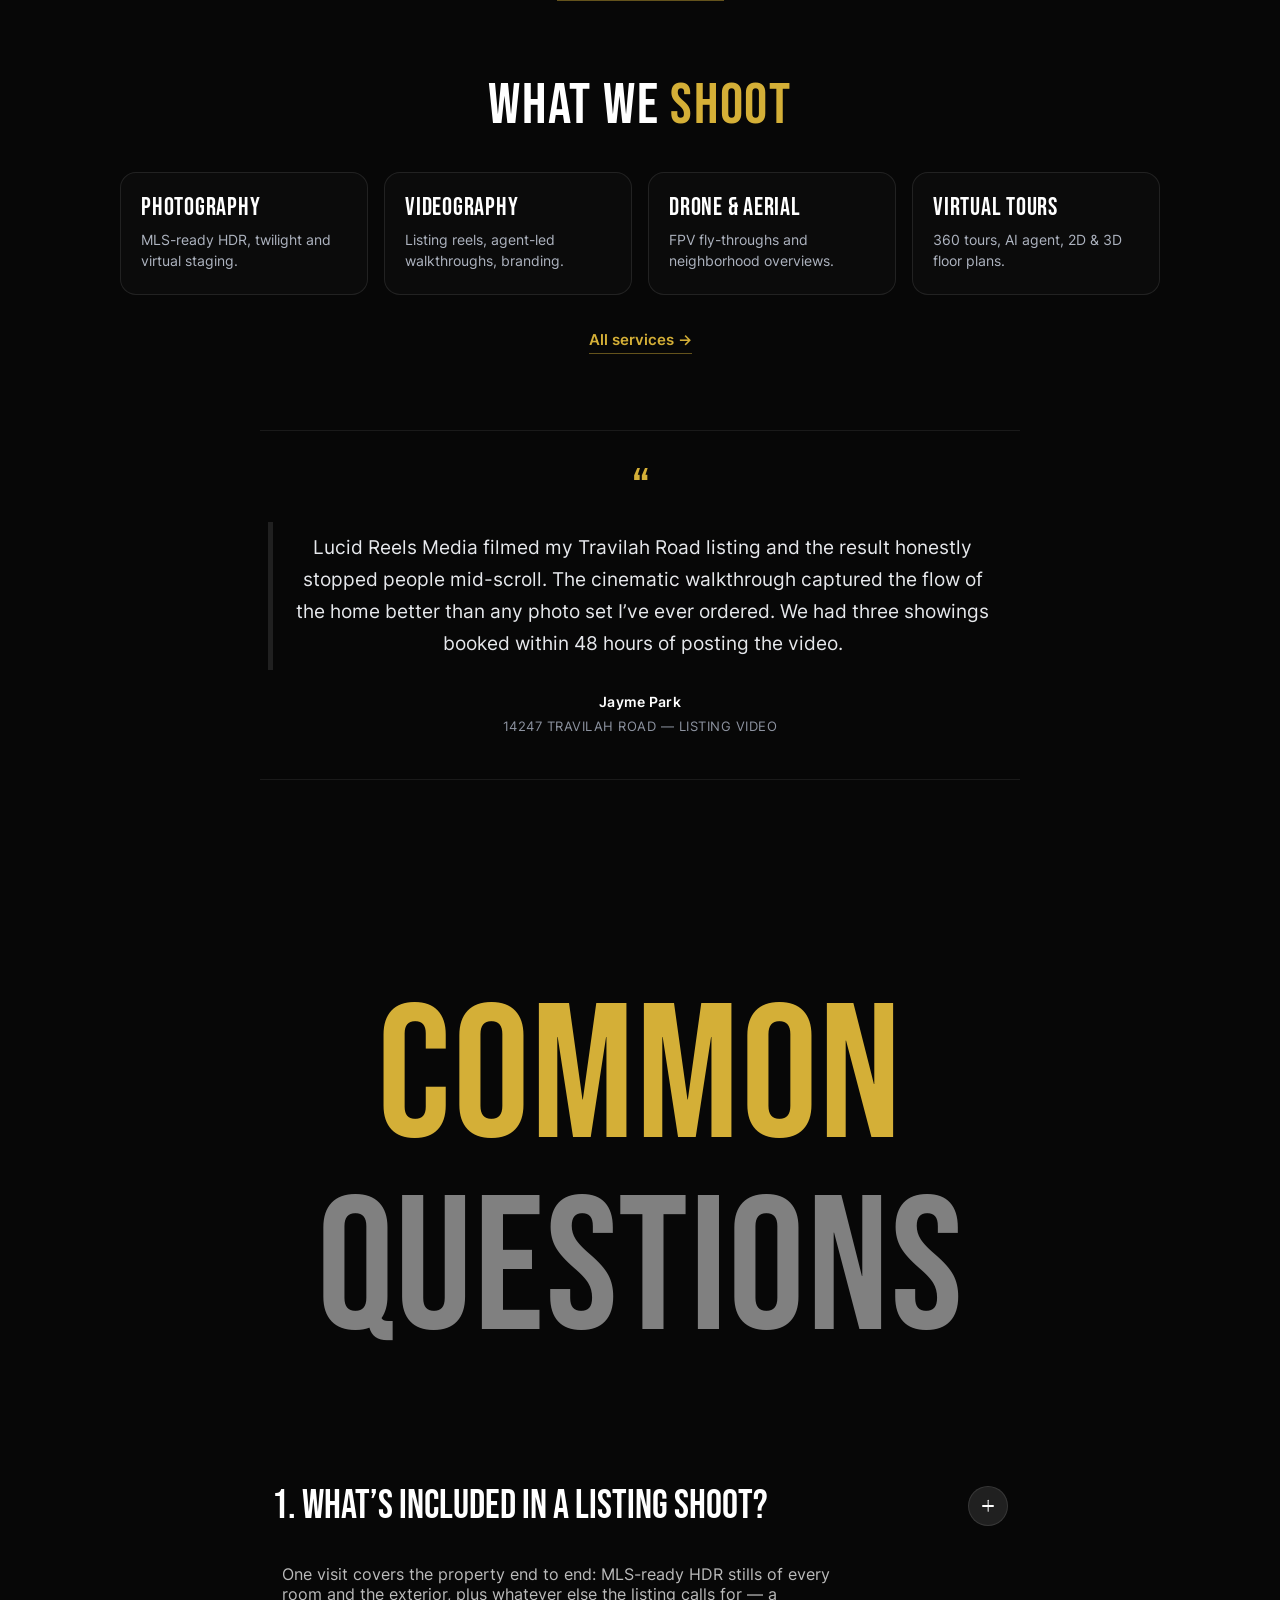
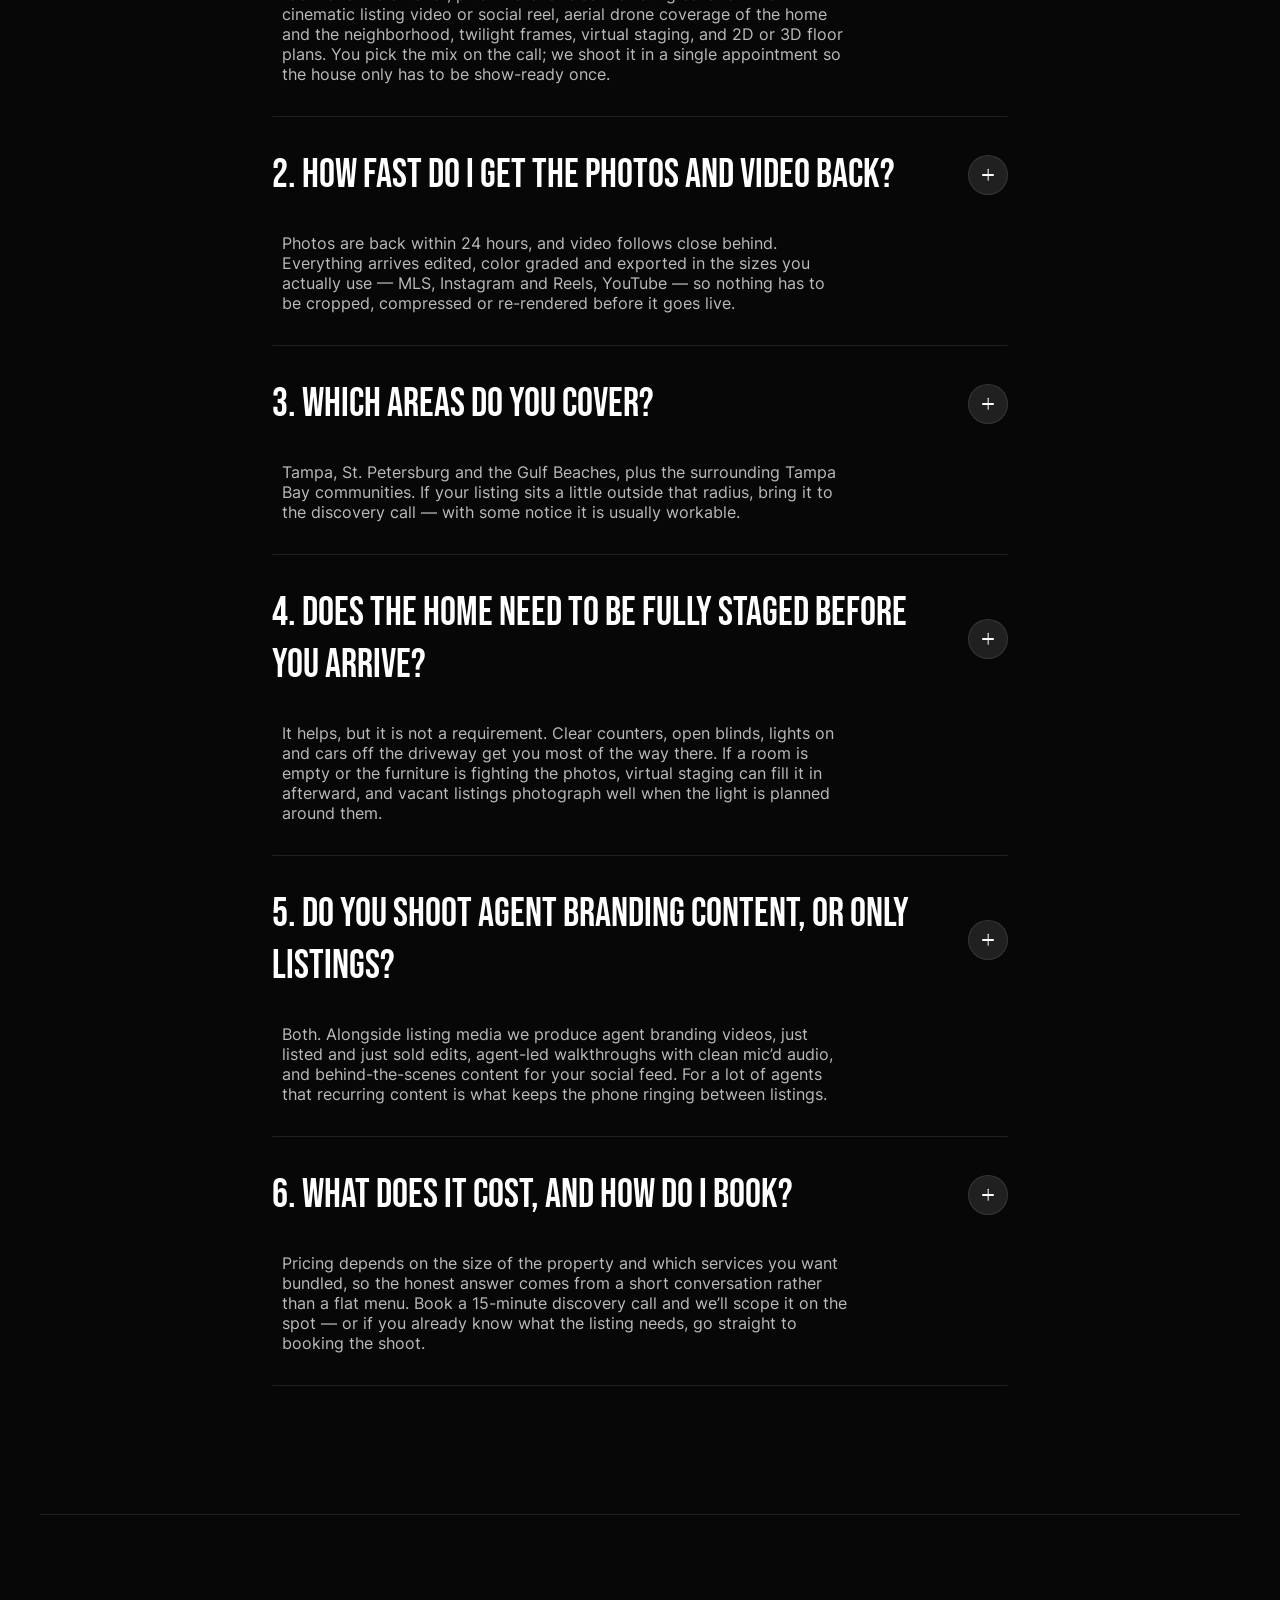
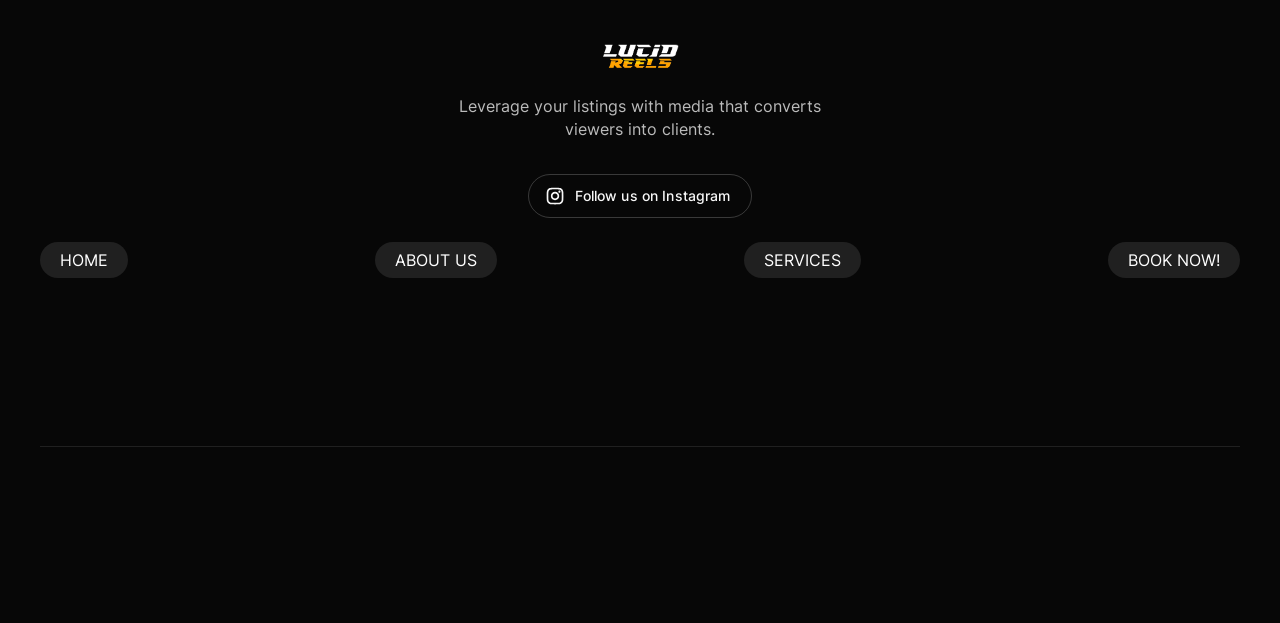
<file: contact.html>
<!DOCTYPE html>
<html data-wf-page="6920ff1aa6c7a05921ba8395" data-wf-site="6920ff19a6c7a05921ba8324" lang="en">
<head>
  <!-- Google tag (gtag.js) -->
<script async src="https://www.googletagmanager.com/gtag/js?id=G-VPYBYR40JL"></script>
<script>
  window.dataLayer = window.dataLayer || [];
  function gtag(){dataLayer.push(arguments);}
  gtag('js', new Date());

  gtag('config', 'G-VPYBYR40JL');
</script>
  <meta charset="utf-8">
  <meta name="description" content="Book a Tampa Bay real estate photo and video shoot, or a free 15-minute discovery call. MLS-ready HDR photos, listing videos, drone and virtual tours across Tampa, St. Petersburg and the Gulf Beaches - photos back in 24 hours.">
  <title>Book Lucid Reels Media — Tampa Real Estate Photo &amp; Video</title>
   <meta property="og:type" content="website">
  <meta content="summary_large_image" name="twitter:card">
  <meta content="width=device-width, initial-scale=1" name="viewport">
  <meta content="Webflow" name="generator">
  <link href="css/normalize.css" rel="stylesheet" type="text/css">
  <link href="css/webflow.css" rel="stylesheet" type="text/css">
  <link href="css/lucidreelsmedia.css" rel="stylesheet" type="text/css">
  <script type="text/javascript">!function(o,c){var n=c.documentElement,t=" w-mod-";n.className+=t+"js",("ontouchstart"in o||o.DocumentTouch&&c instanceof DocumentTouch)&&(n.className+=t+"touch")}(window,document);</script>
  <link href="images/favicon.svg" rel="shortcut icon" type="image/x-icon">
  <link href="images/webclip.svg" rel="apple-touch-icon">
<style>
/* hero backdrop — matches the home page header */
.lrm-herobg{position:relative;overflow:clip;margin-bottom:1.75rem;}
.lrm-herobg>.lrm-hero-inner{position:relative;z-index:2;padding-bottom:1rem;}
.lrm-herobg>.background{z-index:0;opacity:.3;background-image:url('images/Background.svg');background-position:50%;background-repeat:no-repeat;background-size:cover;position:absolute;inset:0;}
.lrm-herobg>.header-opacity{z-index:1;background-image:linear-gradient(180deg,rgba(7,7,7,0),#070707);width:100%;height:3rem;position:absolute;inset:auto 0 0;pointer-events:none;}
</style>
</head>
<body>
  <div class="page-wrapper">
    <div id="top" data-animation="default" data-collapse="medium" data-duration="0" data-easing="ease" data-easing2="ease" role="banner" class="navbar w-nav">
      <div class="padding-global">
        <div class="container-large">
          <div class="w-layout-grid nav-component-grid">
            <a href="index.html" id="w-node-_32a340cc-db54-e7ac-40fb-6a617fcec3ed-7fcec3e9" data-w-id="32a340cc-db54-e7ac-40fb-6a617fcec3ed" class="brand-link w-inline-block">
              <div class="logo-wrap"><img loading="lazy" src="images/logo.svg" alt="Logo - Craflow Webflow Template" class="logo"><img loading="lazy" src="images/logo.svg" alt="Logo - Craflow Webflow Template" class="alternate-logo"></div>
            </a>
            <nav role="navigation" id="w-node-_32a340cc-db54-e7ac-40fb-6a617fcec3f1-7fcec3e9" class="nav-menu w-nav-menu">
              <div class="background-navbar">
                <div class="nav-square"></div>
              </div>
              <div class="nav-menu-content">
                <div class="left-nav-menu">
                  <div class="nav-link-overflow">
                    <a href="index.html" data-w-id="32a340cc-db54-e7ac-40fb-6a617fcec3f7" class="nav-link w-inline-block">
                      <div class="nav-link-block">
                        <div class="nav-text">Home</div>
                        <div class="nav-text is-hover">Home</div>
                      </div>
                    </a>
                  </div>
                  <div class="nav-link-overflow">
                    <a href="about.html" data-w-id="32a340cc-db54-e7ac-40fb-6a617fcec3fe" class="nav-link w-inline-block">
                      <div class="nav-link-block">
                        <div class="nav-text">About Us</div>
                        <div class="nav-text is-hover">About Us</div>
                      </div>
                    </a>
                  </div>
                </div>
                <div class="right-nav-menu">
                  <div class="nav-link-overflow">
                    <a href="pricing.html" data-w-id="32a340cc-db54-e7ac-40fb-6a617fcec414" class="nav-link w-inline-block">
                      <div class="nav-link-block">
                        <div class="nav-text">Services</div>
                        <div class="nav-text is-hover">Services</div>
                      </div>
                    </a>
                  </div>
                  <div class="nav-link-overflow">
                    <a href="contact.html" data-w-id="32a340cc-db54-e7ac-40fb-6a617fcec41b" aria-current="page" class="nav-link w-inline-block w--current">
                      <div class="nav-link-block">
                        <div class="nav-text">Book Now!</div>
                        <div class="nav-text is-hover">Book Now!</div>
                      </div>
                    </a>
                  </div>
                </div>
              </div>
            </nav>
            <div id="w-node-_32a340cc-db54-e7ac-40fb-6a617fcec421-7fcec3e9" data-w-id="32a340cc-db54-e7ac-40fb-6a617fcec421" class="menu-button w-nav-button">
              <div class="menu-button-block">
                <div class="menu-button-wrap">
                  <div class="menu-line-item">
                    <div class="menu-line top"></div>
                  </div>
                  <div class="menu-line-item">
                    <div class="menu-line bottom"></div>
                  </div>
                </div>
              </div>
            </div>
          </div>
        </div>
      </div>
    </div>
    <main class="main-wrapper">
      <div class="contact-wrapper">
<style>
.lrm-book-sec{padding:0 0 4.5rem;}
.lrm-book-head{text-align:center;padding:6rem 20px 3rem;}
.lrm-book-head h1{font-family:'Bebas Neue',Impact,sans-serif;font-size:clamp(42px,7vw,86px);line-height:1;color:#fff;margin:0;text-transform:uppercase;letter-spacing:.03em;}
.lrm-book-head h1 span{color:#D4AF37;}
.lrm-book-head p{font-family:'Inter',Arial,sans-serif;color:#c9cdd6;font-size:16px;margin:14px auto 0;max-width:520px;}
.lrm-book-grid{display:grid;grid-template-columns:repeat(2,1fr);gap:26px;max-width:980px;margin:0 auto;padding:0 24px;}
@media(max-width:800px){.lrm-book-grid{grid-template-columns:1fr;}}
.lrm-book-card{display:flex;flex-direction:column;align-items:flex-start;text-decoration:none;background:rgba(255,255,255,0.02);border:1px solid rgba(255,255,255,0.10);border-radius:20px;padding:44px 38px;transition:border-color .25s,transform .25s,box-shadow .25s;}
.lrm-book-card:hover{border-color:#D4AF37;transform:translateY(-6px);box-shadow:0 18px 50px rgba(212,175,55,0.16);}
.lrm-book-icon{width:66px;height:66px;border-radius:16px;display:flex;align-items:center;justify-content:center;background:rgba(212,175,55,0.12);border:1px solid rgba(212,175,55,0.35);margin-bottom:26px;color:#D4AF37;}
.lrm-book-icon svg{width:32px;height:32px;}
.lrm-book-card h2{font-family:'Bebas Neue',Impact,sans-serif;font-size:34px;color:#fff;margin:0 0 12px;letter-spacing:.02em;text-transform:uppercase;line-height:1.05;}
.lrm-book-card>p{font-family:'Inter',Arial,sans-serif;color:#b9bec9;font-size:15px;line-height:1.65;margin:0 0 30px;}
.lrm-book-btn{margin-top:auto;display:inline-flex;align-items:center;gap:9px;background:#D4AF37;color:#0f0f0f;font-family:'Inter',Arial,sans-serif;font-weight:600;font-size:15px;letter-spacing:.02em;padding:14px 28px;border-radius:40px;transition:background .2s,transform .2s;}
.lrm-book-card:hover .lrm-book-btn{background:#e6c860;transform:translateX(3px);}

/* ---- QR landing sections (2026-11-19) ---- */
.lrm-sec-head{text-align:center;padding:0 24px;}
.lrm-sec-head h2{font-family:'Bebas Neue',Impact,sans-serif;font-size:clamp(34px,5.4vw,58px);line-height:1;color:#fff;margin:0;text-transform:uppercase;letter-spacing:.03em;}
.lrm-sec-head h2 span{color:#D4AF37;}
.lrm-sec-head p{font-family:'Inter',Arial,sans-serif;color:#9ba1ad;font-size:15px;line-height:1.6;margin:12px auto 0;max-width:460px;}

.lrm-trust{padding:0 24px 4.5rem;}
.lrm-trust-inner{max-width:980px;margin:0 auto;display:grid;grid-template-columns:repeat(3,1fr);gap:14px;border:1px solid rgba(255,255,255,.09);border-radius:18px;padding:22px 20px;background:rgba(255,255,255,.02);}
.lrm-trust-item{display:flex;align-items:flex-start;gap:12px;}
.lrm-trust-item svg{width:22px;height:22px;flex:none;color:#D4AF37;margin-top:2px;}
.lrm-trust-item strong{display:block;font-family:'Inter',Arial,sans-serif;color:#fff;font-size:14.5px;font-weight:600;line-height:1.3;}
.lrm-trust-item span{display:block;font-family:'Inter',Arial,sans-serif;color:#8d93a0;font-size:13px;line-height:1.45;margin-top:3px;}
@media(max-width:720px){.lrm-trust-inner{grid-template-columns:1fr;gap:18px;padding:22px;}}

.lrm-reel{padding:0 0 4.75rem;}
.lrm-reel-strip{display:grid;grid-template-columns:repeat(4,1fr);gap:18px;max-width:1040px;margin:2.3rem auto 0;padding:0 24px;}
.lrm-reel-card{display:block;text-decoration:none;border-radius:16px;overflow:hidden;background:#0d0d0d;border:1px solid rgba(255,255,255,.08);transition:border-color .25s,transform .25s;}
.lrm-reel-card:hover{border-color:#D4AF37;transform:translateY(-4px);}
.lrm-reel-card video{display:block;width:100%;aspect-ratio:9/16;object-fit:cover;background:#0d0d0d;}
.lrm-reel-meta{padding:13px 14px 15px;}
.lrm-reel-meta b{display:block;font-family:'Inter',Arial,sans-serif;color:#fff;font-size:13.5px;font-weight:600;line-height:1.35;}
.lrm-reel-meta i{display:block;font-style:normal;font-family:'Inter',Arial,sans-serif;color:#D4AF37;font-size:11.5px;letter-spacing:.06em;text-transform:uppercase;margin-top:6px;}
.lrm-morelink{display:block;width:max-content;margin:2.2rem auto 0;font-family:'Inter',Arial,sans-serif;font-weight:600;font-size:15px;color:#D4AF37;text-decoration:none;border-bottom:1px solid rgba(212,175,55,.45);padding-bottom:3px;transition:color .2s,border-color .2s;}
.lrm-morelink:hover{color:#f0d473;border-color:#f0d473;}
@media(max-width:860px){
  .lrm-reel-strip{display:flex;overflow-x:auto;scroll-snap-type:x mandatory;-webkit-overflow-scrolling:touch;gap:14px;padding:0 24px 6px;scrollbar-width:none;}
  .lrm-reel-strip::-webkit-scrollbar{display:none;}
  .lrm-reel-card{flex:0 0 68%;max-width:290px;scroll-snap-align:center;}
}
@media(max-width:420px){.lrm-reel-card{flex-basis:78%;}}

.lrm-svc{padding:0 24px 4.75rem;}
.lrm-svc-grid{display:grid;grid-template-columns:repeat(4,1fr);gap:16px;max-width:1040px;margin:2.3rem auto 0;}
.lrm-svc-card{border:1px solid rgba(255,255,255,.09);border-radius:16px;padding:22px 20px;background:rgba(255,255,255,.02);transition:border-color .25s;}
.lrm-svc-card:hover{border-color:rgba(212,175,55,.55);}
.lrm-svc-card h3{font-family:'Bebas Neue',Impact,sans-serif;font-size:25px;color:#fff;margin:0 0 9px;letter-spacing:.03em;text-transform:uppercase;line-height:1.05;}
.lrm-svc-card p{margin:0;font-family:'Inter',Arial,sans-serif;color:#aeb4c0;font-size:13.5px;line-height:1.55;}
@media(max-width:1000px){.lrm-svc-grid{grid-template-columns:1fr 1fr;}}
@media(max-width:560px){.lrm-svc-grid{grid-template-columns:1fr;}}

.lrm-quote{padding:0 24px 4.75rem;}
.lrm-quote-inner{max-width:760px;margin:0 auto;text-align:center;border-top:1px solid rgba(255,255,255,.08);border-bottom:1px solid rgba(255,255,255,.08);padding:42px 8px;}
.lrm-quote-mark{color:#D4AF37;font-family:'Bebas Neue',Impact,sans-serif;font-size:52px;line-height:.6;display:block;margin-bottom:18px;}
.lrm-quote blockquote{margin:0;font-family:'Inter',Arial,sans-serif;color:#e6e8ec;font-size:clamp(16px,2.1vw,19px);line-height:1.68;font-weight:400;}
.lrm-quote cite{display:block;font-style:normal;margin-top:22px;font-family:'Inter',Arial,sans-serif;color:#fff;font-size:14px;font-weight:600;letter-spacing:.02em;}
.lrm-quote cite span{display:block;color:#8d93a0;font-weight:400;font-size:12.5px;margin-top:5px;letter-spacing:.04em;text-transform:uppercase;}

/* the navbar grows from 84px to 112px when it collapses at 991px, so the
   headline needs more room above it there. (2026-11-19) */
@media screen and (max-width:991px){.lrm-book-head{padding-top:8.75rem;padding-bottom:2.5rem;}}
</style>
        <header class="section-contact-header">
          <div class="lrm-book-sec">
            <header class="lrm-herobg"><div class="background"></div><div class="lrm-hero-inner"><div class="lrm-book-head">
              <h1>Let&#8217;s Get <span>Started</span></h1>
            </div></div><div class="header-opacity"></div></header><div class="lrm-book-grid">
              <a class="lrm-book-card" href="book-discovery-call.html">
                <div class="lrm-book-icon"><svg viewBox="0 0 24 24" fill="none" stroke="currentColor" stroke-width="1.6" stroke-linecap="round" stroke-linejoin="round"><path d="M22 16.92v3a2 2 0 0 1-2.18 2 19.79 19.79 0 0 1-8.63-3.07 19.5 19.5 0 0 1-6-6 19.79 19.79 0 0 1-3.07-8.67A2 2 0 0 1 4.11 2h3a2 2 0 0 1 2 1.72c.13.96.36 1.9.7 2.81a2 2 0 0 1-.45 2.11L8.09 9.91a16 16 0 0 0 6 6l1.27-1.27a2 2 0 0 1 2.11-.45c.91.34 1.85.57 2.81.7A2 2 0 0 1 22 16.92z"/></svg></div>
                <h2>Book a Discovery Call</h2>
                <p>Fifteen minutes to talk through your property, your timeline, and which package earns its keep. No pressure, no obligation.</p>
                <span class="lrm-book-btn">Schedule a Call &#8594;</span>
              </a>
              <a class="lrm-book-card" href="book-media-shoot.html">
                <div class="lrm-book-icon"><svg viewBox="0 0 24 24" fill="none" stroke="currentColor" stroke-width="1.6" stroke-linecap="round" stroke-linejoin="round"><path d="M23 19a2 2 0 0 1-2 2H3a2 2 0 0 1-2-2V8a2 2 0 0 1 2-2h4l2-3h6l2 3h4a2 2 0 0 1 2 2z"/><circle cx="12" cy="13" r="4"/></svg></div>
                <h2>Book a Media Shoot</h2>
                <p>Full photo &amp; video production for your listing or your brand — MLS-ready HDR stills, cinematic reels, aerial drone, and virtual tours.</p>
                <span class="lrm-book-btn">Book a Shoot &#8594;</span>
              </a>
            </div>
          </div>
        </header>

        <section class="lrm-trust">
          <div class="lrm-trust-inner">
            <div class="lrm-trust-item"><svg viewBox="0 0 24 24" fill="none" stroke="currentColor" stroke-width="1.8" stroke-linecap="round" stroke-linejoin="round"><circle cx="12" cy="12" r="9"/><path d="M12 7v5l3 2"/></svg><div><strong>24-hour turnaround</strong><span>Photos back the next day, video close behind.</span></div></div>
            <div class="lrm-trust-item"><svg viewBox="0 0 24 24" fill="none" stroke="currentColor" stroke-width="1.8" stroke-linecap="round" stroke-linejoin="round"><path d="M20 6 9 17l-5-5"/></svg><div><strong>Delivered ready to post</strong><span>Edited, color graded and sized for MLS, Instagram and YouTube.</span></div></div>
            <div class="lrm-trust-item"><svg viewBox="0 0 24 24" fill="none" stroke="currentColor" stroke-width="1.8" stroke-linecap="round" stroke-linejoin="round"><path d="M20 10c0 6-8 12-8 12s-8-6-8-12a8 8 0 0 1 16 0z"/><circle cx="12" cy="10" r="3"/></svg><div><strong>Tampa Bay &amp; the Gulf</strong><span>Tampa, St. Petersburg and the Gulf Beaches.</span></div></div>
          </div>
        </section>

        <section class="lrm-reel">
          <div class="lrm-sec-head">
            <h2>Recent <span>work</span></h2>
            <p>A few seconds of what your listing could look like.</p>
          </div>
          <div class="lrm-reel-strip" id="lrm-reel-strip"></div>
          <a class="lrm-morelink" href="index.html#portfolio">See the full portfolio &#8594;</a>
        </section>

        <section class="lrm-svc">
          <div class="lrm-sec-head">
            <h2>What we <span>shoot</span></h2>
          </div>
          <div class="lrm-svc-grid">
              <div class="lrm-svc-card"><h3>Photography</h3><p>MLS-ready HDR, twilight and virtual staging.</p></div>
              <div class="lrm-svc-card"><h3>Videography</h3><p>Listing reels, agent-led walkthroughs, branding.</p></div>
              <div class="lrm-svc-card"><h3>Drone &amp; Aerial</h3><p>FPV fly-throughs and neighborhood overviews.</p></div>
              <div class="lrm-svc-card"><h3>Virtual Tours</h3><p>360 tours, AI agent, 2D &amp; 3D floor plans.</p></div>
          </div>
          <a class="lrm-morelink" href="pricing.html">All services &#8594;</a>
        </section>

        <section class="lrm-quote">
          <div class="lrm-quote-inner">
            <span class="lrm-quote-mark">&#8220;</span>
            <blockquote>Lucid Reels Media filmed my Travilah Road listing and the result honestly stopped people mid-scroll. The cinematic walkthrough captured the flow of the home better than any photo set I&#8217;ve ever ordered. We had three showings booked within 48 hours of posting the video.</blockquote>
            <cite>Jayme Park<span>14247 Travilah Road &#8212; Listing Video</span></cite>
          </div>
        </section>

<script src="js/portfolio-data.js"></script>
<script>
/* Mini portfolio reel — built from js/portfolio-data.js so it can never drift
   from the homepage carousel or the portfolio index. (2026-11-19) */
(function(){
  var strip = document.getElementById('lrm-reel-strip');
  var V = (window.PORTFOLIO && window.PORTFOLIO.video) || [];
  if (!strip || !V.length) { if (strip) strip.parentNode.removeChild(strip); return; }

  function split(note){ var k = note.lastIndexOf(' \u2014 ');
    return k > -1 ? [note.slice(0,k), note.slice(k+3)] : [note,'']; }

  // one of each category first, in this order, so the strip always shows range
  var PREF = ['Listing Video','Agent Branding Video','Drone & Aerial Video','Agent-led Walkthrough'];
  var items = V.map(function(e){ var p = split(e[2]);
    return {src:'images/'+e[0], poster:e[1]?'images/'+e[1]:'', title:p[0], cat:p[1]}; });
  var picked = [], used = {};
  PREF.forEach(function(c){
    for (var i=0;i<items.length;i++){ if(!used[i] && items[i].cat===c){ used[i]=1; picked.push(items[i]); return; } }
  });
  for (var i=0;i<items.length && picked.length<4;i++){ if(!used[i]){ used[i]=1; picked.push(items[i]); } }
  picked = picked.slice(0,4);

  var href = 'index.html#portfolio';
  picked.forEach(function(it){
    var a = document.createElement('a');
    a.className = 'lrm-reel-card'; a.href = href;
    a.setAttribute('aria-label', it.title + ' \u2014 see the full portfolio');
    var v = document.createElement('video');
    v.src = it.src; if (it.poster) v.poster = it.poster;
    v.muted = true; v.loop = true; v.playsInline = true; v.setAttribute('playsinline','');
    v.preload = 'none'; v.tabIndex = -1;
    var m = document.createElement('div'); m.className = 'lrm-reel-meta';
    var b = document.createElement('b'); b.textContent = it.title;
    var c = document.createElement('i'); c.textContent = it.cat;
    m.appendChild(b); if (it.cat) m.appendChild(c);
    a.appendChild(v); a.appendChild(m); strip.appendChild(a);
  });

  // Play only what is on screen, and never for people who asked for less motion.
  var still = window.matchMedia && window.matchMedia('(prefers-reduced-motion: reduce)').matches;
  if (still || !('IntersectionObserver' in window)) return;
  var io = new IntersectionObserver(function(es){
    es.forEach(function(e){
      var v = e.target;
      if (e.isIntersecting){ if (v.preload === 'none') v.preload = 'auto'; var p = v.play(); if (p && p.catch) p.catch(function(){}); }
      else { v.pause(); }
    });
  }, {threshold: 0.45});
  Array.prototype.forEach.call(strip.querySelectorAll('video'), function(v){ io.observe(v); });
})();
</script>
      <section class="faq">
        <div class="padding-global">
          <div class="container-large">
            <div class="padding-section-large">
              <div data-w-id="049b9020-9a83-3a5c-47db-95230a51f3aa" class="overflow-wrap">
                <div class="text-item">
                  <h2 class="heading-style-h2">Common</h2>
                </div>
              </div>
              <div data-w-id="a76533d6-47c0-5808-b25d-e8f5f672e3ca" class="overflow-wrap">
                <div class="text-item">
                  <h2 class="heading-style-h2"><span class="text-color-secondary">questions</span></h2>
                </div>
              </div>
              <div class="spacer-large"></div>
              <div class="max-width-large align-center">
                <div class="spacer-xlarge"></div>
                <div class="faq-container">
<div data-w-id="e9dfc491-ce9f-1abc-547e-929be71d3026" class="accordion-content-item">
  <div class="accordion-top-wrap">
    <div class="accordion-title-item">
      <h2 class="accordion-heading">1. What&#8217;s included in a listing shoot?</h2>
    </div>
    <div class="plus-block">
      <div class="plus-line"></div>
      <div class="plus-line vertical"></div>
    </div>
  </div>
  <div class="accordion-content-wrap">
    <div class="accordion-content-block">
      <p class="accordion-answer-text">
        One visit covers the property end to end: MLS-ready HDR stills of every room and the exterior, plus whatever else the listing calls for &#8212; a cinematic listing video or social reel, aerial drone coverage of the home and the neighborhood, twilight frames, virtual staging, and 2D or 3D floor plans. You pick the mix on the call; we shoot it in a single appointment so the house only has to be show-ready once.
      </p>
    </div>
  </div>
  <div class="accordion-track-component">
    <div class="accordion-track-line"></div>
    <div class="accordion-track-progress"></div>
  </div>
</div>

<div data-w-id="e9dfc491-ce9f-1abc-547e-929be71d3035" class="accordion-content-item">
  <div class="accordion-top-wrap">
    <div class="accordion-title-item">
      <h2 class="accordion-heading">2. How fast do I get the photos and video back?</h2>
    </div>
    <div class="plus-block">
      <div class="plus-line"></div>
      <div class="plus-line vertical"></div>
    </div>
  </div>
  <div class="accordion-content-wrap">
    <div class="accordion-content-block">
      <p class="accordion-answer-text">
        Photos are back within 24 hours, and video follows close behind. Everything arrives edited, color graded and exported in the sizes you actually use &#8212; MLS, Instagram and Reels, YouTube &#8212; so nothing has to be cropped, compressed or re-rendered before it goes live.
      </p>
    </div>
  </div>
  <div class="accordion-track-component">
    <div class="accordion-track-line"></div>
    <div class="accordion-track-progress"></div>
  </div>
</div>

<div data-w-id="e9dfc491-ce9f-1abc-547e-929be71d3053" class="accordion-content-item">
  <div class="accordion-top-wrap">
    <div class="accordion-title-item">
      <h2 class="accordion-heading">3. Which areas do you cover?</h2>
    </div>
    <div class="plus-block">
      <div class="plus-line"></div>
      <div class="plus-line vertical"></div>
    </div>
  </div>
  <div class="accordion-content-wrap">
    <div class="accordion-content-block">
      <p class="accordion-answer-text">
        Tampa, St. Petersburg and the Gulf Beaches, plus the surrounding Tampa Bay communities. If your listing sits a little outside that radius, bring it to the discovery call &#8212; with some notice it is usually workable.
      </p>
    </div>
  </div>
  <div class="accordion-track-component">
    <div class="accordion-track-line"></div>
    <div class="accordion-track-progress"></div>
  </div>
</div>

<div data-w-id="e9dfc491-ce9f-1abc-547e-929be71d3026" class="accordion-content-item">
  <div class="accordion-top-wrap">
    <div class="accordion-title-item">
      <h2 class="accordion-heading">4. Does the home need to be fully staged before you arrive?</h2>
    </div>
    <div class="plus-block">
      <div class="plus-line"></div>
      <div class="plus-line vertical"></div>
    </div>
  </div>
  <div class="accordion-content-wrap">
    <div class="accordion-content-block">
      <p class="accordion-answer-text">
        It helps, but it is not a requirement. Clear counters, open blinds, lights on and cars off the driveway get you most of the way there. If a room is empty or the furniture is fighting the photos, virtual staging can fill it in afterward, and vacant listings photograph well when the light is planned around them.
      </p>
    </div>
  </div>
  <div class="accordion-track-component">
    <div class="accordion-track-line"></div>
    <div class="accordion-track-progress"></div>
  </div>
</div>

<div data-w-id="e9dfc491-ce9f-1abc-547e-929be71d3035" class="accordion-content-item">
  <div class="accordion-top-wrap">
    <div class="accordion-title-item">
      <h2 class="accordion-heading">5. Do you shoot agent branding content, or only listings?</h2>
    </div>
    <div class="plus-block">
      <div class="plus-line"></div>
      <div class="plus-line vertical"></div>
    </div>
  </div>
  <div class="accordion-content-wrap">
    <div class="accordion-content-block">
      <p class="accordion-answer-text">
        Both. Alongside listing media we produce agent branding videos, just listed and just sold edits, agent-led walkthroughs with clean mic&#8217;d audio, and behind-the-scenes content for your social feed. For a lot of agents that recurring content is what keeps the phone ringing between listings.
      </p>
    </div>
  </div>
  <div class="accordion-track-component">
    <div class="accordion-track-line"></div>
    <div class="accordion-track-progress"></div>
  </div>
</div>

<div data-w-id="e9dfc491-ce9f-1abc-547e-929be71d3053" class="accordion-content-item">
  <div class="accordion-top-wrap">
    <div class="accordion-title-item">
      <h2 class="accordion-heading">6. What does it cost, and how do I book?</h2>
    </div>
    <div class="plus-block">
      <div class="plus-line"></div>
      <div class="plus-line vertical"></div>
    </div>
  </div>
  <div class="accordion-content-wrap">
    <div class="accordion-content-block">
      <p class="accordion-answer-text">
        Pricing depends on the size of the property and which services you want bundled, so the honest answer comes from a short conversation rather than a flat menu. Book a 15-minute discovery call and we&#8217;ll scope it on the spot &#8212; or if you already know what the listing needs, go straight to booking the shoot.
      </p>
    </div>
  </div>
  <div class="accordion-track-component">
    <div class="accordion-track-line"></div>
    <div class="accordion-track-progress"></div>
  </div>
</div>
                </div>
              </div>
            </div>
          </div>
        </div>
      </section>
      </div>
    </main>
    <footer class="footer">
      <div class="padding-global">
        <div class="container-large">
          <div class="dividing-line"></div>
          <div class="footer-padding">
            <div class="footer-top-content">
              <a href="index.html" aria-current="page" class="footer-link w-inline-block w--current"><img src="images/brand-mark.svg" loading="lazy" alt="Brand Mark - LucidReelsMedia" class="footer-logo"></a>
              <div class="footer-description-wrap">
                <div class="text-size-regular text-align-center">Leverage your listings with media that converts viewers into clients.</div>
              </div>
              <div class="footer-social-media">
              <div class="intro-contact-wrap">
                <div class="social-media-wrapper">
                  <a data-w-id="d02f4b07-c966-2f0b-1c24-7d46a6be998c" href="https://www.instagram.com/lucid_reels_media?igsh=Y2l6MXloYnpldDli&utm_source=qr" target="_blank" aria-label="Follow Lucid Reels Media on Instagram" class="social-link has-label w-inline-block">
                    <div class="social-icon-wrap">
                      <div class="social-icon w-embed"><svg xmlns="http://www.w3.org/2000/svg" viewbox="0 0 24 24" fill="currentColor">
                          <path d="M12.001 9C10.3436 9 9.00098 10.3431 9.00098 12C9.00098 13.6573 10.3441 15 12.001 15C13.6583 15 15.001 13.6569 15.001 12C15.001 10.3427 13.6579 9 12.001 9ZM12.001 7C14.7614 7 17.001 9.2371 17.001 12C17.001 14.7605 14.7639 17 12.001 17C9.24051 17 7.00098 14.7629 7.00098 12C7.00098 9.23953 9.23808 7 12.001 7ZM18.501 6.74915C18.501 7.43926 17.9402 7.99917 17.251 7.99917C16.5609 7.99917 16.001 7.4384 16.001 6.74915C16.001 6.0599 16.5617 5.5 17.251 5.5C17.9393 5.49913 18.501 6.0599 18.501 6.74915ZM12.001 4C9.5265 4 9.12318 4.00655 7.97227 4.0578C7.18815 4.09461 6.66253 4.20007 6.17416 4.38967C5.74016 4.55799 5.42709 4.75898 5.09352 5.09255C4.75867 5.4274 4.55804 5.73963 4.3904 6.17383C4.20036 6.66332 4.09493 7.18811 4.05878 7.97115C4.00703 9.0752 4.00098 9.46105 4.00098 12C4.00098 14.4745 4.00753 14.8778 4.05877 16.0286C4.0956 16.8124 4.2012 17.3388 4.39034 17.826C4.5591 18.2606 4.7605 18.5744 5.09246 18.9064C5.42863 19.2421 5.74179 19.4434 6.17187 19.6094C6.66619 19.8005 7.19148 19.9061 7.97212 19.9422C9.07618 19.9939 9.46203 20 12.001 20C14.4755 20 14.8788 19.9934 16.0296 19.9422C16.8117 19.9055 17.3385 19.7996 17.827 19.6106C18.2604 19.4423 18.5752 19.2402 18.9074 18.9085C19.2436 18.5718 19.4445 18.2594 19.6107 17.8283C19.8013 17.3358 19.9071 16.8098 19.9432 16.0289C19.9949 14.9248 20.001 14.5389 20.001 12C20.001 9.52552 19.9944 9.12221 19.9432 7.97137C19.9064 7.18906 19.8005 6.66149 19.6113 6.17318C19.4434 5.74038 19.2417 5.42635 18.9084 5.09255C18.573 4.75715 18.2616 4.55693 17.8271 4.38942C17.338 4.19954 16.8124 4.09396 16.0298 4.05781C14.9258 4.00605 14.5399 4 12.001 4ZM12.001 2C14.7176 2 15.0568 2.01 16.1235 2.06C17.1876 2.10917 17.9135 2.2775 18.551 2.525C19.2101 2.77917 19.7668 3.1225 20.3226 3.67833C20.8776 4.23417 21.221 4.7925 21.476 5.45C21.7226 6.08667 21.891 6.81333 21.941 7.8775C21.9885 8.94417 22.001 9.28333 22.001 12C22.001 14.7167 21.991 15.0558 21.941 16.1225C21.8918 17.1867 21.7226 17.9125 21.476 18.55C21.2218 19.2092 20.8776 19.7658 20.3226 20.3217C19.7668 20.8767 19.2076 21.22 18.551 21.475C17.9135 21.7217 17.1876 21.89 16.1235 21.94C15.0568 21.9875 14.7176 22 12.001 22C9.28431 22 8.94514 21.99 7.87848 21.94C6.81431 21.8908 6.08931 21.7217 5.45098 21.475C4.79264 21.2208 4.23514 20.8767 3.67931 20.3217C3.12348 19.7658 2.78098 19.2067 2.52598 18.55C2.27848 17.9125 2.11098 17.1867 2.06098 16.1225C2.01348 15.0558 2.00098 14.7167 2.00098 12C2.00098 9.28333 2.01098 8.94417 2.06098 7.8775C2.11014 6.8125 2.27848 6.0875 2.52598 5.45C2.78014 4.79167 3.12348 4.23417 3.67931 3.67833C4.23514 3.1225 4.79348 2.78 5.45098 2.525C6.08848 2.2775 6.81348 2.11 7.87848 2.06C8.94514 2.0125 9.28431 2 12.001 2Z"></path>
                        </svg></div>
                      <div class="social-icon w-embed"><svg xmlns="http://www.w3.org/2000/svg" viewbox="0 0 24 24" fill="currentColor">
                          <path d="M12.001 9C10.3436 9 9.00098 10.3431 9.00098 12C9.00098 13.6573 10.3441 15 12.001 15C13.6583 15 15.001 13.6569 15.001 12C15.001 10.3427 13.6579 9 12.001 9ZM12.001 7C14.7614 7 17.001 9.2371 17.001 12C17.001 14.7605 14.7639 17 12.001 17C9.24051 17 7.00098 14.7629 7.00098 12C7.00098 9.23953 9.23808 7 12.001 7ZM18.501 6.74915C18.501 7.43926 17.9402 7.99917 17.251 7.99917C16.5609 7.99917 16.001 7.4384 16.001 6.74915C16.001 6.0599 16.5617 5.5 17.251 5.5C17.9393 5.49913 18.501 6.0599 18.501 6.74915ZM12.001 4C9.5265 4 9.12318 4.00655 7.97227 4.0578C7.18815 4.09461 6.66253 4.20007 6.17416 4.38967C5.74016 4.55799 5.42709 4.75898 5.09352 5.09255C4.75867 5.4274 4.55804 5.73963 4.3904 6.17383C4.20036 6.66332 4.09493 7.18811 4.05878 7.97115C4.00703 9.0752 4.00098 9.46105 4.00098 12C4.00098 14.4745 4.00753 14.8778 4.05877 16.0286C4.0956 16.8124 4.2012 17.3388 4.39034 17.826C4.5591 18.2606 4.7605 18.5744 5.09246 18.9064C5.42863 19.2421 5.74179 19.4434 6.17187 19.6094C6.66619 19.8005 7.19148 19.9061 7.97212 19.9422C9.07618 19.9939 9.46203 20 12.001 20C14.4755 20 14.8788 19.9934 16.0296 19.9422C16.8117 19.9055 17.3385 19.7996 17.827 19.6106C18.2604 19.4423 18.5752 19.2402 18.9074 18.9085C19.2436 18.5718 19.4445 18.2594 19.6107 17.8283C19.8013 17.3358 19.9071 16.8098 19.9432 16.0289C19.9949 14.9248 20.001 14.5389 20.001 12C20.001 9.52552 19.9944 9.12221 19.9432 7.97137C19.9064 7.18906 19.8005 6.66149 19.6113 6.17318C19.4434 5.74038 19.2417 5.42635 18.9084 5.09255C18.573 4.75715 18.2616 4.55693 17.8271 4.38942C17.338 4.19954 16.8124 4.09396 16.0298 4.05781C14.9258 4.00605 14.5399 4 12.001 4ZM12.001 2C14.7176 2 15.0568 2.01 16.1235 2.06C17.1876 2.10917 17.9135 2.2775 18.551 2.525C19.2101 2.77917 19.7668 3.1225 20.3226 3.67833C20.8776 4.23417 21.221 4.7925 21.476 5.45C21.7226 6.08667 21.891 6.81333 21.941 7.8775C21.9885 8.94417 22.001 9.28333 22.001 12C22.001 14.7167 21.991 15.0558 21.941 16.1225C21.8918 17.1867 21.7226 17.9125 21.476 18.55C21.2218 19.2092 20.8776 19.7658 20.3226 20.3217C19.7668 20.8767 19.2076 21.22 18.551 21.475C17.9135 21.7217 17.1876 21.89 16.1235 21.94C15.0568 21.9875 14.7176 22 12.001 22C9.28431 22 8.94514 21.99 7.87848 21.94C6.81431 21.8908 6.08931 21.7217 5.45098 21.475C4.79264 21.2208 4.23514 20.8767 3.67931 20.3217C3.12348 19.7658 2.78098 19.2067 2.52598 18.55C2.27848 17.9125 2.11098 17.1867 2.06098 16.1225C2.01348 15.0558 2.00098 14.7167 2.00098 12C2.00098 9.28333 2.01098 8.94417 2.06098 7.8775C2.11014 6.8125 2.27848 6.0875 2.52598 5.45C2.78014 4.79167 3.12348 4.23417 3.67931 3.67833C4.23514 3.1225 4.79348 2.78 5.45098 2.525C6.08848 2.2775 6.81348 2.11 7.87848 2.06C8.94514 2.0125 9.28431 2 12.001 2Z"></path>
                        </svg></div>
                    </div>
                  
                    <div class="social-label">Follow us on Instagram</div>
                  </a>
                </div>
              </div>
            </div>
            <div class="footer-menu-wrapper">
              <a href="index.html" data-w-id="5db47c9a-b574-23de-7915-600dabe1f39b" aria-current="page" class="menu-link w-inline-block w--current">
                <div class="nav-link-block">
                  <div class="nav-text">Home</div>
                  <div class="nav-text is-hover">Home</div>
                </div>
              </a>
              <a href="about.html" data-w-id="5db47c9a-b574-23de-7915-600dabe1f3a1" class="menu-link w-inline-block">
                <div class="nav-link-block">
                  <div class="nav-text">About Us</div>
                  <div class="nav-text is-hover">About Us</div>
                </div>
              </a>
              <a href="pricing.html" data-w-id="5db47c9a-b574-23de-7915-600dabe1f3a7" class="menu-link w-inline-block">
                <div class="nav-link-block">
                  <div class="nav-text">Services</div>
                  <div class="nav-text is-hover">Services</div>
                </div>
              </a>
              <a href="contact.html" data-w-id="5db47c9a-b574-23de-7915-600dabe1f3ad" class="menu-link w-inline-block">
                <div class="nav-link-block">
                  <div class="nav-text">Book Now!</div>
                  <div class="nav-text is-hover">Book Now!</div>
                </div>
              </a>
            </div>
            <div class="w-layout-grid footer-grid">
              <div id="w-node-_5db47c9a-b574-23de-7915-600dabe1f3b4-abe1f38d" class="footer-content-block">
                
              </div>
            </div>
          </div>
        </div>
      </div>
    </footer>
  </div>
  <script src="https://d3e54v103j8qbb.cloudfront.net/js/jquery-3.5.1.min.dc5e7f18c8.js?site=6920ff19a6c7a05921ba8324" type="text/javascript" integrity="sha256-9/aliU8dGd2tb6OSsuzixeV4y/faTqgFtohetphbbj0=" crossorigin="anonymous"></script>
  <script src="js/webflow.js" type="text/javascript"></script>
</body>
</html>
</file>
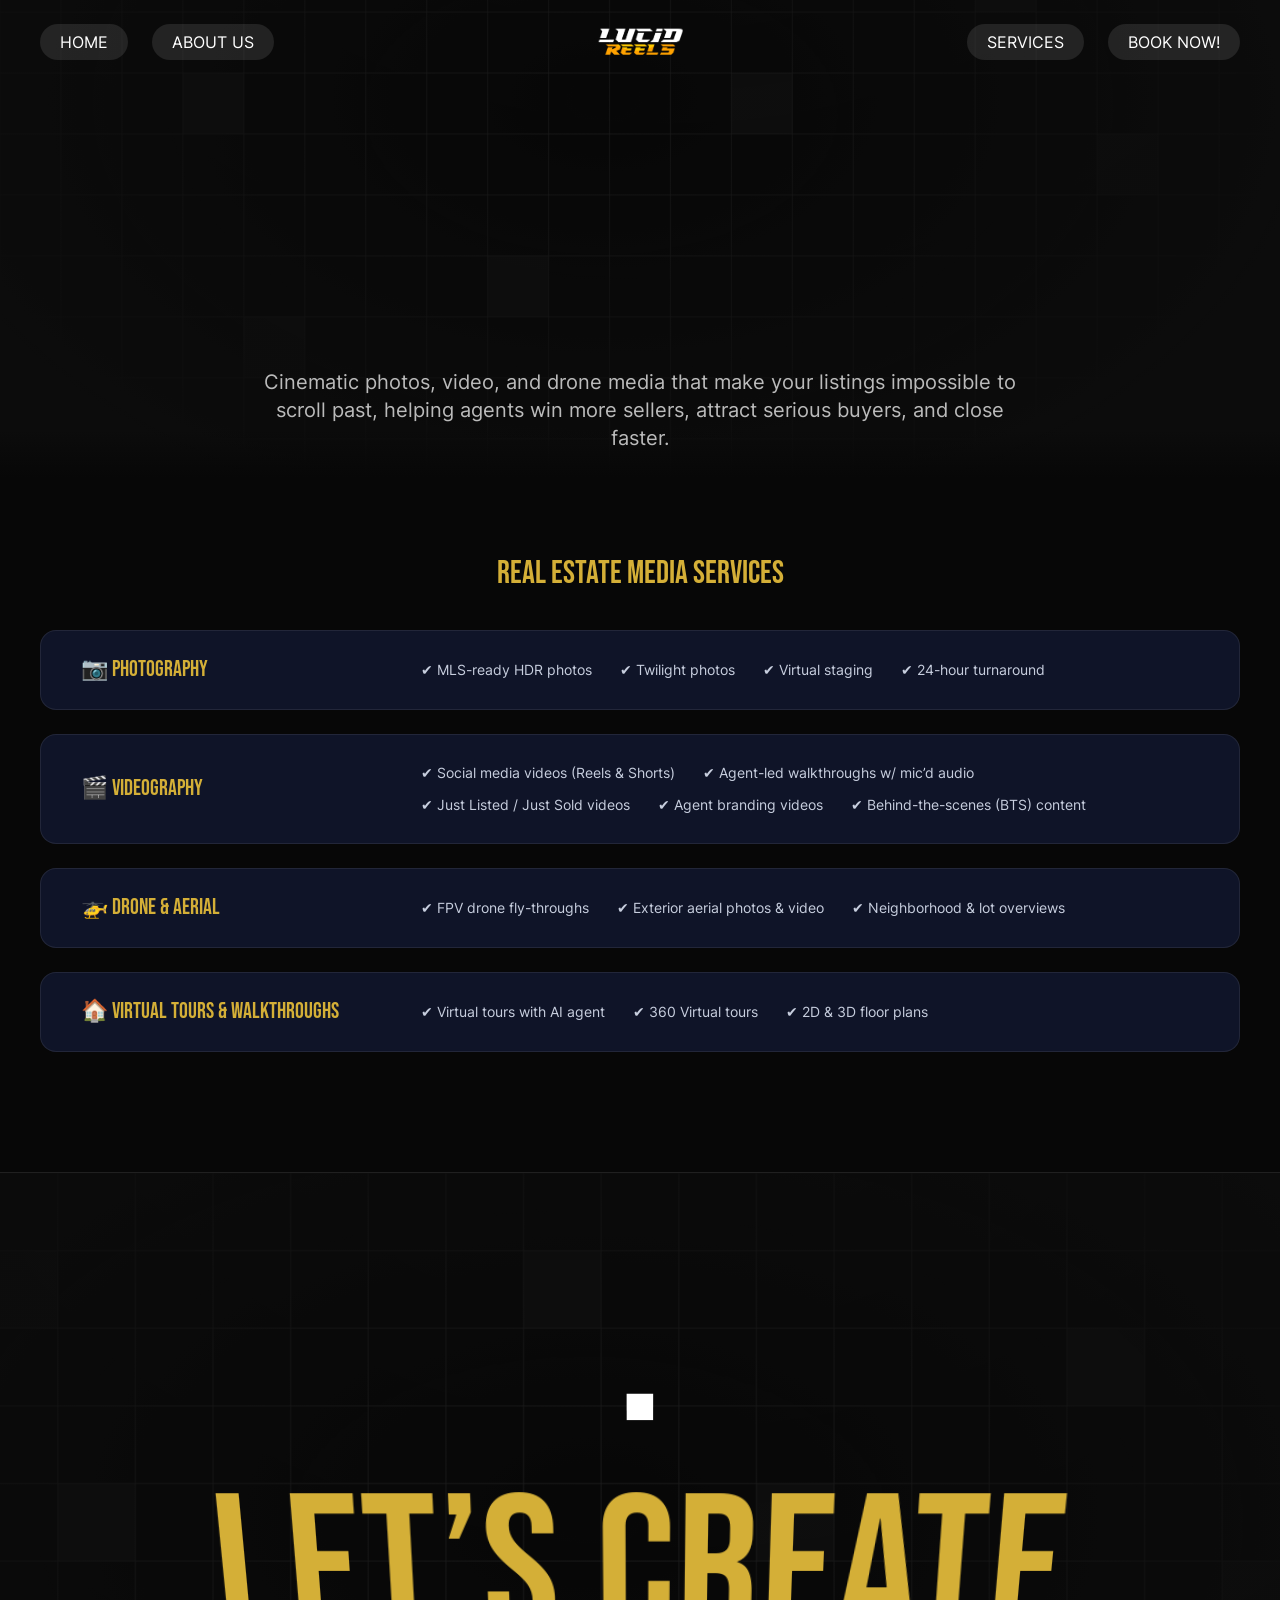
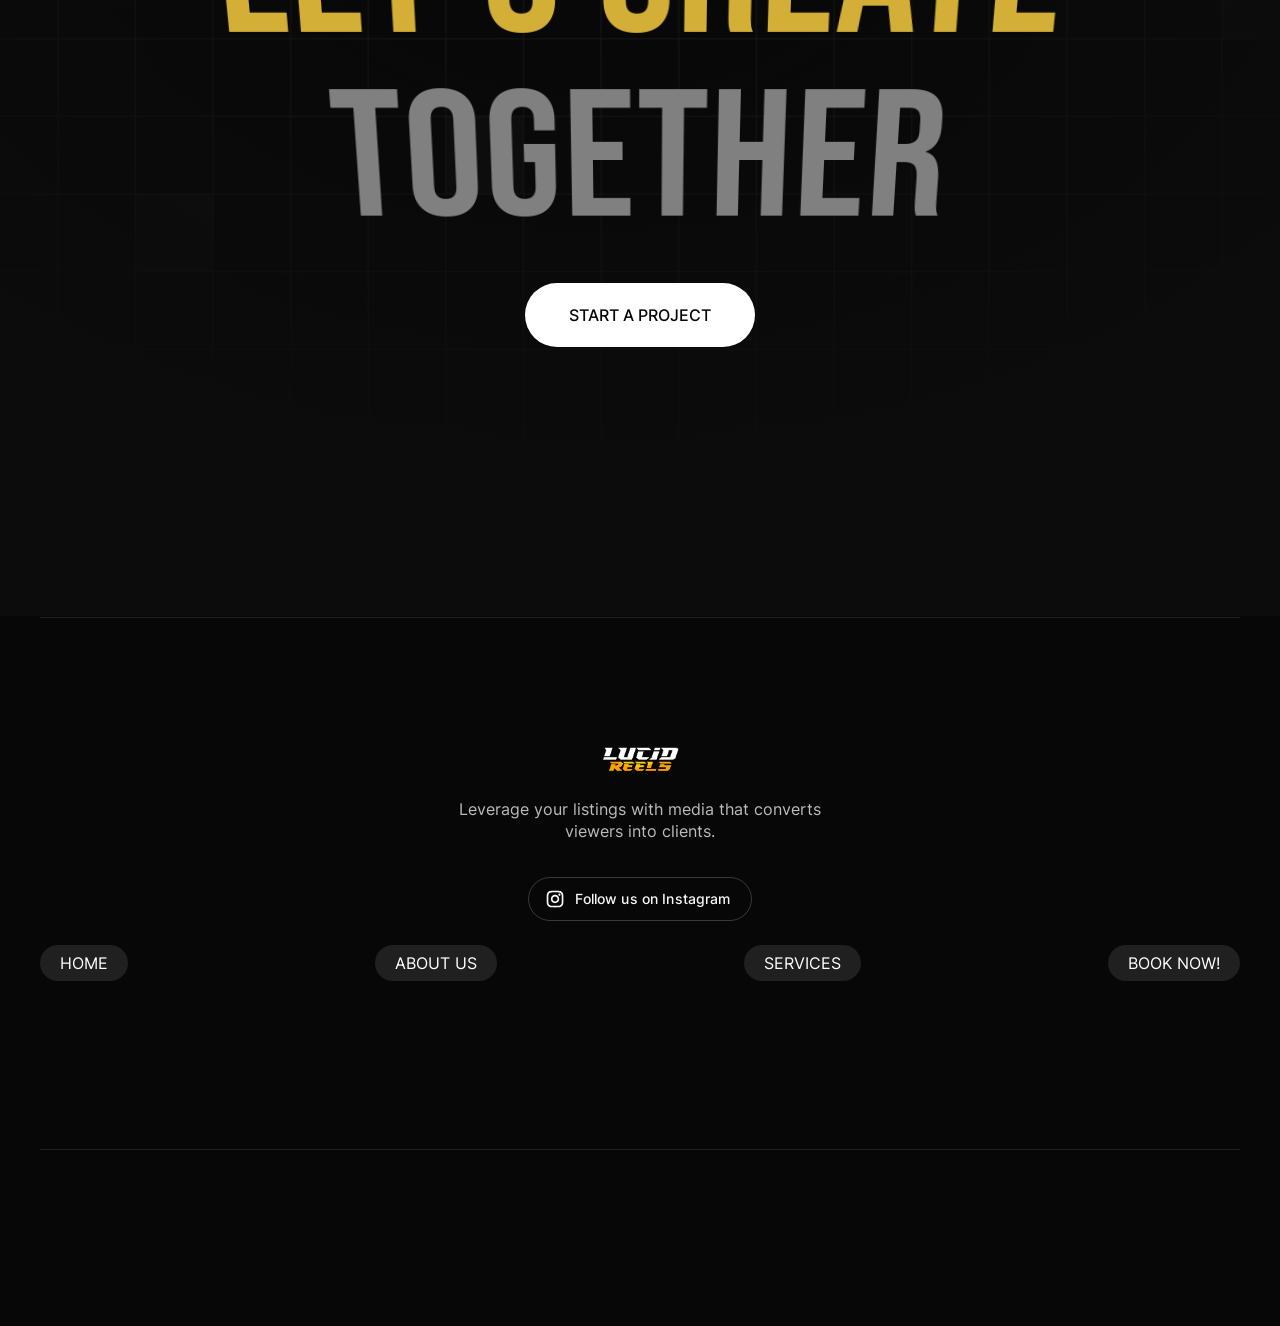
<file: pricing.html>
<!DOCTYPE html>
<html data-wf-page="6920ff1aa6c7a05921ba8399" data-wf-site="6920ff19a6c7a05921ba8324" lang="en">
<head>
  <!-- Google tag (gtag.js) -->
<script async src="https://www.googletagmanager.com/gtag/js?id=G-VPYBYR40JL"></script>
<script>
  window.dataLayer = window.dataLayer || [];
  function gtag(){dataLayer.push(arguments);}
  gtag('js', new Date());

  gtag('config', 'G-VPYBYR40JL');
</script>
  <meta charset="utf-8">
  <title>Services - LucidReelsMedia</title>
  <meta property="og:type" content="website">
  <meta content="summary_large_image" name="twitter:card">
  <meta content="width=device-width, initial-scale=1" name="viewport">
  <meta content="Webflow" name="generator">
  <link href="css/normalize.css" rel="stylesheet" type="text/css">
  <link href="css/webflow.css" rel="stylesheet" type="text/css">
  <link href="css/lucidreelsmedia.css" rel="stylesheet" type="text/css">
  <script type="text/javascript">!function(o,c){var n=c.documentElement,t=" w-mod-";n.className+=t+"js",("ontouchstart"in o||o.DocumentTouch&&c instanceof DocumentTouch)&&(n.className+=t+"touch")}(window,document);</script>
  <link href="images/favicon.svg" rel="shortcut icon" type="image/x-icon">
  <link href="images/webclip.svg" rel="apple-touch-icon">
<style>
/* hero backdrop — matches the home page header */
.lrm-herobg{position:relative;overflow:clip;}
.lrm-herobg>.lrm-hero-inner{position:relative;z-index:2;padding-bottom:1rem;}
.lrm-herobg>.background{z-index:0;opacity:.3;background-image:url('images/Background.svg');background-position:50%;background-repeat:no-repeat;background-size:cover;position:absolute;inset:0;}
.lrm-herobg>.header-opacity{z-index:1;background-image:linear-gradient(180deg,rgba(7,7,7,0),#070707);width:100%;height:3rem;position:absolute;inset:auto 0 0;pointer-events:none;}
</style>
</head>
<body>
  <div class="page-wrapper">
    <div id="top" data-animation="default" data-collapse="medium" data-duration="0" data-easing="ease" data-easing2="ease" role="banner" class="navbar w-nav">
      <div class="padding-global">
        <div class="container-large">
          <div class="w-layout-grid nav-component-grid">
            <a href="index.html" id="w-node-_32a340cc-db54-e7ac-40fb-6a617fcec3ed-7fcec3e9" data-w-id="32a340cc-db54-e7ac-40fb-6a617fcec3ed" class="brand-link w-inline-block">
              <div class="logo-wrap"><img loading="lazy" src="images/logo.svg" alt="Logo - Craflow Webflow Template" class="logo"><img loading="lazy" src="images/logo.svg" alt="Logo - Craflow Webflow Template" class="alternate-logo"></div>
            </a>
            <nav role="navigation" id="w-node-_32a340cc-db54-e7ac-40fb-6a617fcec3f1-7fcec3e9" class="nav-menu w-nav-menu">
              <div class="background-navbar">
                <div class="nav-square"></div>
              </div>
              <div class="nav-menu-content">
                <div class="left-nav-menu">
                  <div class="nav-link-overflow">
                    <a href="index.html" data-w-id="32a340cc-db54-e7ac-40fb-6a617fcec3f7" class="nav-link w-inline-block">
                      <div class="nav-link-block">
                        <div class="nav-text">Home</div>
                        <div class="nav-text is-hover">Home</div>
                      </div>
                    </a>
                  </div>
                  <div class="nav-link-overflow">
                    <a href="about.html" data-w-id="32a340cc-db54-e7ac-40fb-6a617fcec3fe" class="nav-link w-inline-block">
                      <div class="nav-link-block">
                        <div class="nav-text">About Us</div>
                        <div class="nav-text is-hover">About Us</div>
                      </div>
                    </a>
                  </div>
                </div>
                <div class="right-nav-menu">
                  <div class="nav-link-overflow">
                    <a href="pricing.html" data-w-id="32a340cc-db54-e7ac-40fb-6a617fcec414" aria-current="page" class="nav-link w-inline-block w--current">
                      <div class="nav-link-block">
                        <div class="nav-text">Services</div>
                        <div class="nav-text is-hover">Services</div>
                      </div>
                    </a>
                  </div>
                  <div class="nav-link-overflow">
                    <a href="contact.html" data-w-id="32a340cc-db54-e7ac-40fb-6a617fcec41b" class="nav-link w-inline-block">
                      <div class="nav-link-block">
                        <div class="nav-text">Book Now!</div>
                        <div class="nav-text is-hover">Book Now!</div>
                      </div>
                    </a>
                  </div>
                </div>
              </div>
            </nav>
            <div id="w-node-_32a340cc-db54-e7ac-40fb-6a617fcec421-7fcec3e9" data-w-id="32a340cc-db54-e7ac-40fb-6a617fcec421" class="menu-button w-nav-button">
              <div class="menu-button-block">
                <div class="menu-button-wrap">
                  <div class="menu-line-item">
                    <div class="menu-line top"></div>
                  </div>
                  <div class="menu-line-item">
                    <div class="menu-line bottom"></div>
                  </div>
                </div>
              </div>
            </div>
          </div>
        </div>
      </div>
    </div>
    <main class="main-wrapper">
      <header class="section-projects-header lrm-herobg"><div class="background"></div><div class="lrm-hero-inner">
        <div class="padding-global">
          <div class="container-large">
            <div class="padding-top-header">
              <div data-w-id="68fd49aa-9893-f589-328e-d4219860d707" class="overflow-wrap">
                <div style="-webkit-transform:translate3d(0, 110%, 0) scale3d(1, 1, 1) rotateX(45deg) rotateY(0) rotateZ(0) skew(0, 0);-moz-transform:translate3d(0, 110%, 0) scale3d(1, 1, 1) rotateX(45deg) rotateY(0) rotateZ(0) skew(0, 0);-ms-transform:translate3d(0, 110%, 0) scale3d(1, 1, 1) rotateX(45deg) rotateY(0) rotateZ(0) skew(0, 0);transform:translate3d(0, 110%, 0) scale3d(1, 1, 1) rotateX(45deg) rotateY(0) rotateZ(0) skew(0, 0);transform-style:preserve-3d" class="text-item">
                  <h2 class="heading-style-h2 text-align-center">Services</span></h2>
                </div>
              </div>
              <div class="spacer-small"></div>
              <div class="max-width-large align-center">
                <p class="text-size-medium text-align-center">Cinematic photos, video, and drone media that make your listings impossible to scroll past, helping agents win more sellers, attract serious buyers, and close faster.</p>
              </div>
            </div>
          </div>
        </div>
      </div><div class="header-opacity"></div></header>
<section class="projects-section" style="padding:80px 0 20px;">

  <!-- REAL ESTATE MEDIA SERVICES -->
  <div style="max-width:1240px;margin:0 auto 100px;padding:0 20px;">
    <h3 style="font-size:32px;margin-bottom:40px;text-align:center;">Real Estate Media Services</h3>

    <div style="display:flex;flex-direction:column;gap:24px;">

      <div style="background:#0f1428;border:1px solid rgba(255,255,255,0.08);border-radius:16px;padding:28px 40px;display:flex;align-items:center;gap:40px;flex-wrap:wrap;">
        <h4 style="font-size:22px;margin:0;flex:0 0 300px;">📷 Photography</h4>
        <div style="display:flex;flex-wrap:wrap;gap:12px 28px;color:#c7cede;flex:1;min-width:260px;">
            <span style="white-space:nowrap;">✔ MLS-ready HDR photos</span>
            <span style="white-space:nowrap;">✔ Twilight photos</span>
            <span style="white-space:nowrap;">✔ Virtual staging</span>
            <span style="white-space:nowrap;">✔ 24-hour turnaround</span>
        </div>
      </div>
      <div style="background:#0f1428;border:1px solid rgba(255,255,255,0.08);border-radius:16px;padding:28px 40px;display:flex;align-items:center;gap:40px;flex-wrap:wrap;">
        <h4 style="font-size:22px;margin:0;flex:0 0 300px;">🎬 Videography</h4>
        <div style="display:flex;flex-wrap:wrap;gap:12px 28px;color:#c7cede;flex:1;min-width:260px;">
            <span style="white-space:nowrap;">✔ Social media videos (Reels &amp; Shorts)</span>
            <span style="white-space:nowrap;">✔ Agent-led walkthroughs w/ mic’d audio</span>
            <span style="white-space:nowrap;">✔ Just Listed / Just Sold videos</span>
            <span style="white-space:nowrap;">✔ Agent branding videos</span>
            <span style="white-space:nowrap;">✔ Behind-the-scenes (BTS) content</span>
        </div>
      </div>
      <div style="background:#0f1428;border:1px solid rgba(255,255,255,0.08);border-radius:16px;padding:28px 40px;display:flex;align-items:center;gap:40px;flex-wrap:wrap;">
        <h4 style="font-size:22px;margin:0;flex:0 0 300px;">🚁 Drone &amp; Aerial</h4>
        <div style="display:flex;flex-wrap:wrap;gap:12px 28px;color:#c7cede;flex:1;min-width:260px;">
            <span style="white-space:nowrap;">✔ FPV drone fly-throughs</span>
            <span style="white-space:nowrap;">✔ Exterior aerial photos &amp; video</span>
            <span style="white-space:nowrap;">✔ Neighborhood &amp; lot overviews</span>
        </div>
      </div>
      <div style="background:#0f1428;border:1px solid rgba(255,255,255,0.08);border-radius:16px;padding:28px 40px;display:flex;align-items:center;gap:40px;flex-wrap:wrap;">
        <h4 style="font-size:22px;margin:0;flex:0 0 300px;">🏠 Virtual Tours &amp; Walkthroughs</h4>
        <div style="display:flex;flex-wrap:wrap;gap:12px 28px;color:#c7cede;flex:1;min-width:260px;">
            <span style="white-space:nowrap;">✔ Virtual tours with AI agent</span>
            <span style="white-space:nowrap;">✔ 360 Virtual tours</span>
            <span style="white-space:nowrap;">✔ 2D &amp; 3D floor plans</span>
        </div>
      </div>

    </div>
  </div>


  
</section>

      <section class="cta">
        <div class="dividing-line"></div>
        <div class="cta-wrapper lrm-cta">
          <div class="cta-container">
            <div class="background"></div>
            <div class="cta-content">
              <div class="cta-title">
                <div class="square-wrap">
                  <div class="square"></div>
                </div>
                <h2 class="heading-style-h2 text-align-center">Let’s Create</h2>
                <h2 class="heading-style-h2 text-align-center"><span class="text-color-secondary">Together</span></h2>
              </div>
              <div class="spacer-medium"></div>
              <a data-w-id="2b34b5ed-d271-0fd8-fca9-4d5710c19d1c" href="contact.html" class="main-button w-inline-block">
                <div class="button-text-wrap">
                  <div class="button-text is-transition">Start a project</div>
                </div>
                <div class="button-transition-wrap">
                  <div class="button-transition">
                    <div class="button-text">Start a project</div>
                  </div>
                </div>
              </a>
            </div>
            
          </div>
        </div>
      </section>
    </main>
    <footer class="footer">
      <div class="padding-global">
        <div class="container-large">
          <div class="dividing-line"></div>
          <div class="footer-padding">
            <div class="footer-top-content">
              <a href="index.html" aria-current="page" class="footer-link w-inline-block w--current"><img src="images/brand-mark.svg" loading="lazy" alt="Brand Mark - LucidReelsMedia" class="footer-logo"></a>
              <div class="footer-description-wrap">
                <div class="text-size-regular text-align-center">Leverage your listings with media that converts viewers into clients.</div>
              </div>
              <div class="footer-social-media">
              <div class="intro-contact-wrap">
                <div class="social-media-wrapper">
                  <a data-w-id="d02f4b07-c966-2f0b-1c24-7d46a6be998c" href="https://www.instagram.com/lucid_reels_media?igsh=Y2l6MXloYnpldDli&utm_source=qr" target="_blank" aria-label="Follow Lucid Reels Media on Instagram" class="social-link has-label w-inline-block">
                    <div class="social-icon-wrap">
                      <div class="social-icon w-embed"><svg xmlns="http://www.w3.org/2000/svg" viewbox="0 0 24 24" fill="currentColor">
                          <path d="M12.001 9C10.3436 9 9.00098 10.3431 9.00098 12C9.00098 13.6573 10.3441 15 12.001 15C13.6583 15 15.001 13.6569 15.001 12C15.001 10.3427 13.6579 9 12.001 9ZM12.001 7C14.7614 7 17.001 9.2371 17.001 12C17.001 14.7605 14.7639 17 12.001 17C9.24051 17 7.00098 14.7629 7.00098 12C7.00098 9.23953 9.23808 7 12.001 7ZM18.501 6.74915C18.501 7.43926 17.9402 7.99917 17.251 7.99917C16.5609 7.99917 16.001 7.4384 16.001 6.74915C16.001 6.0599 16.5617 5.5 17.251 5.5C17.9393 5.49913 18.501 6.0599 18.501 6.74915ZM12.001 4C9.5265 4 9.12318 4.00655 7.97227 4.0578C7.18815 4.09461 6.66253 4.20007 6.17416 4.38967C5.74016 4.55799 5.42709 4.75898 5.09352 5.09255C4.75867 5.4274 4.55804 5.73963 4.3904 6.17383C4.20036 6.66332 4.09493 7.18811 4.05878 7.97115C4.00703 9.0752 4.00098 9.46105 4.00098 12C4.00098 14.4745 4.00753 14.8778 4.05877 16.0286C4.0956 16.8124 4.2012 17.3388 4.39034 17.826C4.5591 18.2606 4.7605 18.5744 5.09246 18.9064C5.42863 19.2421 5.74179 19.4434 6.17187 19.6094C6.66619 19.8005 7.19148 19.9061 7.97212 19.9422C9.07618 19.9939 9.46203 20 12.001 20C14.4755 20 14.8788 19.9934 16.0296 19.9422C16.8117 19.9055 17.3385 19.7996 17.827 19.6106C18.2604 19.4423 18.5752 19.2402 18.9074 18.9085C19.2436 18.5718 19.4445 18.2594 19.6107 17.8283C19.8013 17.3358 19.9071 16.8098 19.9432 16.0289C19.9949 14.9248 20.001 14.5389 20.001 12C20.001 9.52552 19.9944 9.12221 19.9432 7.97137C19.9064 7.18906 19.8005 6.66149 19.6113 6.17318C19.4434 5.74038 19.2417 5.42635 18.9084 5.09255C18.573 4.75715 18.2616 4.55693 17.8271 4.38942C17.338 4.19954 16.8124 4.09396 16.0298 4.05781C14.9258 4.00605 14.5399 4 12.001 4ZM12.001 2C14.7176 2 15.0568 2.01 16.1235 2.06C17.1876 2.10917 17.9135 2.2775 18.551 2.525C19.2101 2.77917 19.7668 3.1225 20.3226 3.67833C20.8776 4.23417 21.221 4.7925 21.476 5.45C21.7226 6.08667 21.891 6.81333 21.941 7.8775C21.9885 8.94417 22.001 9.28333 22.001 12C22.001 14.7167 21.991 15.0558 21.941 16.1225C21.8918 17.1867 21.7226 17.9125 21.476 18.55C21.2218 19.2092 20.8776 19.7658 20.3226 20.3217C19.7668 20.8767 19.2076 21.22 18.551 21.475C17.9135 21.7217 17.1876 21.89 16.1235 21.94C15.0568 21.9875 14.7176 22 12.001 22C9.28431 22 8.94514 21.99 7.87848 21.94C6.81431 21.8908 6.08931 21.7217 5.45098 21.475C4.79264 21.2208 4.23514 20.8767 3.67931 20.3217C3.12348 19.7658 2.78098 19.2067 2.52598 18.55C2.27848 17.9125 2.11098 17.1867 2.06098 16.1225C2.01348 15.0558 2.00098 14.7167 2.00098 12C2.00098 9.28333 2.01098 8.94417 2.06098 7.8775C2.11014 6.8125 2.27848 6.0875 2.52598 5.45C2.78014 4.79167 3.12348 4.23417 3.67931 3.67833C4.23514 3.1225 4.79348 2.78 5.45098 2.525C6.08848 2.2775 6.81348 2.11 7.87848 2.06C8.94514 2.0125 9.28431 2 12.001 2Z"></path>
                        </svg></div>
                      <div class="social-icon w-embed"><svg xmlns="http://www.w3.org/2000/svg" viewbox="0 0 24 24" fill="currentColor">
                          <path d="M12.001 9C10.3436 9 9.00098 10.3431 9.00098 12C9.00098 13.6573 10.3441 15 12.001 15C13.6583 15 15.001 13.6569 15.001 12C15.001 10.3427 13.6579 9 12.001 9ZM12.001 7C14.7614 7 17.001 9.2371 17.001 12C17.001 14.7605 14.7639 17 12.001 17C9.24051 17 7.00098 14.7629 7.00098 12C7.00098 9.23953 9.23808 7 12.001 7ZM18.501 6.74915C18.501 7.43926 17.9402 7.99917 17.251 7.99917C16.5609 7.99917 16.001 7.4384 16.001 6.74915C16.001 6.0599 16.5617 5.5 17.251 5.5C17.9393 5.49913 18.501 6.0599 18.501 6.74915ZM12.001 4C9.5265 4 9.12318 4.00655 7.97227 4.0578C7.18815 4.09461 6.66253 4.20007 6.17416 4.38967C5.74016 4.55799 5.42709 4.75898 5.09352 5.09255C4.75867 5.4274 4.55804 5.73963 4.3904 6.17383C4.20036 6.66332 4.09493 7.18811 4.05878 7.97115C4.00703 9.0752 4.00098 9.46105 4.00098 12C4.00098 14.4745 4.00753 14.8778 4.05877 16.0286C4.0956 16.8124 4.2012 17.3388 4.39034 17.826C4.5591 18.2606 4.7605 18.5744 5.09246 18.9064C5.42863 19.2421 5.74179 19.4434 6.17187 19.6094C6.66619 19.8005 7.19148 19.9061 7.97212 19.9422C9.07618 19.9939 9.46203 20 12.001 20C14.4755 20 14.8788 19.9934 16.0296 19.9422C16.8117 19.9055 17.3385 19.7996 17.827 19.6106C18.2604 19.4423 18.5752 19.2402 18.9074 18.9085C19.2436 18.5718 19.4445 18.2594 19.6107 17.8283C19.8013 17.3358 19.9071 16.8098 19.9432 16.0289C19.9949 14.9248 20.001 14.5389 20.001 12C20.001 9.52552 19.9944 9.12221 19.9432 7.97137C19.9064 7.18906 19.8005 6.66149 19.6113 6.17318C19.4434 5.74038 19.2417 5.42635 18.9084 5.09255C18.573 4.75715 18.2616 4.55693 17.8271 4.38942C17.338 4.19954 16.8124 4.09396 16.0298 4.05781C14.9258 4.00605 14.5399 4 12.001 4ZM12.001 2C14.7176 2 15.0568 2.01 16.1235 2.06C17.1876 2.10917 17.9135 2.2775 18.551 2.525C19.2101 2.77917 19.7668 3.1225 20.3226 3.67833C20.8776 4.23417 21.221 4.7925 21.476 5.45C21.7226 6.08667 21.891 6.81333 21.941 7.8775C21.9885 8.94417 22.001 9.28333 22.001 12C22.001 14.7167 21.991 15.0558 21.941 16.1225C21.8918 17.1867 21.7226 17.9125 21.476 18.55C21.2218 19.2092 20.8776 19.7658 20.3226 20.3217C19.7668 20.8767 19.2076 21.22 18.551 21.475C17.9135 21.7217 17.1876 21.89 16.1235 21.94C15.0568 21.9875 14.7176 22 12.001 22C9.28431 22 8.94514 21.99 7.87848 21.94C6.81431 21.8908 6.08931 21.7217 5.45098 21.475C4.79264 21.2208 4.23514 20.8767 3.67931 20.3217C3.12348 19.7658 2.78098 19.2067 2.52598 18.55C2.27848 17.9125 2.11098 17.1867 2.06098 16.1225C2.01348 15.0558 2.00098 14.7167 2.00098 12C2.00098 9.28333 2.01098 8.94417 2.06098 7.8775C2.11014 6.8125 2.27848 6.0875 2.52598 5.45C2.78014 4.79167 3.12348 4.23417 3.67931 3.67833C4.23514 3.1225 4.79348 2.78 5.45098 2.525C6.08848 2.2775 6.81348 2.11 7.87848 2.06C8.94514 2.0125 9.28431 2 12.001 2Z"></path>
                        </svg></div>
                    </div>
                  
                    <div class="social-label">Follow us on Instagram</div>
                  </a>
                </div>
              </div>
            </div>
            <div class="footer-menu-wrapper">
              <a href="index.html" data-w-id="5db47c9a-b574-23de-7915-600dabe1f39b" aria-current="page" class="menu-link w-inline-block w--current">
                <div class="nav-link-block">
                  <div class="nav-text">Home</div>
                  <div class="nav-text is-hover">Home</div>
                </div>
              </a>
              <a href="about.html" data-w-id="5db47c9a-b574-23de-7915-600dabe1f3a1" class="menu-link w-inline-block">
                <div class="nav-link-block">
                  <div class="nav-text">About Us</div>
                  <div class="nav-text is-hover">About Us</div>
                </div>
              </a>
              <a href="pricing.html" data-w-id="5db47c9a-b574-23de-7915-600dabe1f3a7" class="menu-link w-inline-block">
                <div class="nav-link-block">
                  <div class="nav-text">Services</div>
                  <div class="nav-text is-hover">Services</div>
                </div>
              </a>
              <a href="contact.html" data-w-id="5db47c9a-b574-23de-7915-600dabe1f3ad" class="menu-link w-inline-block">
                <div class="nav-link-block">
                  <div class="nav-text">Book Now!</div>
                  <div class="nav-text is-hover">Book Now!</div>
                </div>
              </a>
            </div>
            <div class="w-layout-grid footer-grid">
              <div id="w-node-_5db47c9a-b574-23de-7915-600dabe1f3b4-abe1f38d" class="footer-content-block">
                
              </div>
            </div>
          </div>
        </div>
      </div>
    </footer>
  </div>
  <script src="https://d3e54v103j8qbb.cloudfront.net/js/jquery-3.5.1.min.dc5e7f18c8.js?site=6920ff19a6c7a05921ba8324" type="text/javascript" integrity="sha256-9/aliU8dGd2tb6OSsuzixeV4y/faTqgFtohetphbbj0=" crossorigin="anonymous"></script>
  <script src="js/webflow.js" type="text/javascript"></script>
<style>
.lrm-cta{height:auto !important;}
.lrm-cta .cta-container{height:auto;position:static;padding:3rem 0 6rem;}
.lrm-cta .cta-content{opacity:0;transform:translateY(30px);transition:opacity .8s ease,transform .8s ease;}
.lrm-cta.lrm-visible .cta-content{opacity:1;transform:translateY(0);}
</style>
<script>
(function(){
  var cta=document.querySelector('.lrm-cta');
  if(!cta) return;
  new IntersectionObserver(function(es,o){
    es.forEach(function(e){ if(e.isIntersecting){ cta.classList.add('lrm-visible'); o.disconnect(); } });
  },{threshold:0.3}).observe(cta);
})();
</script>
</body>
</html>
</file>
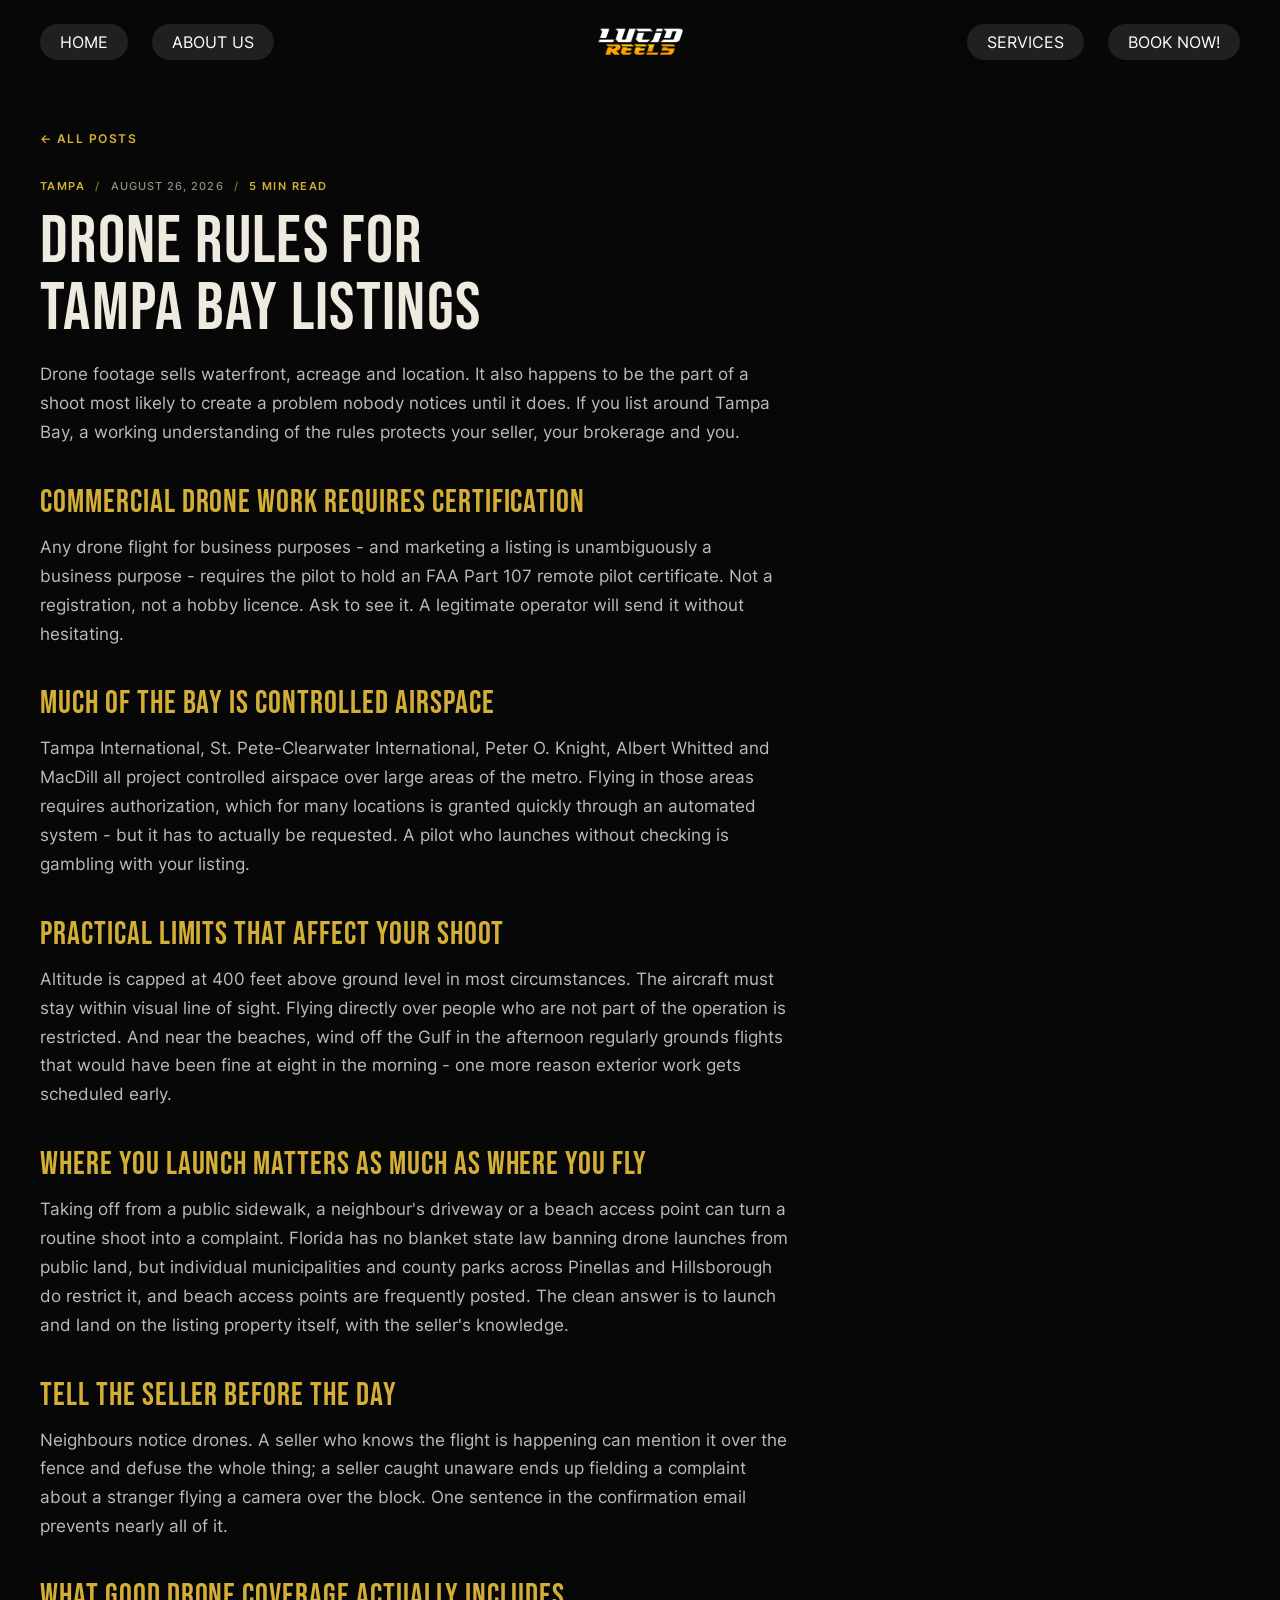
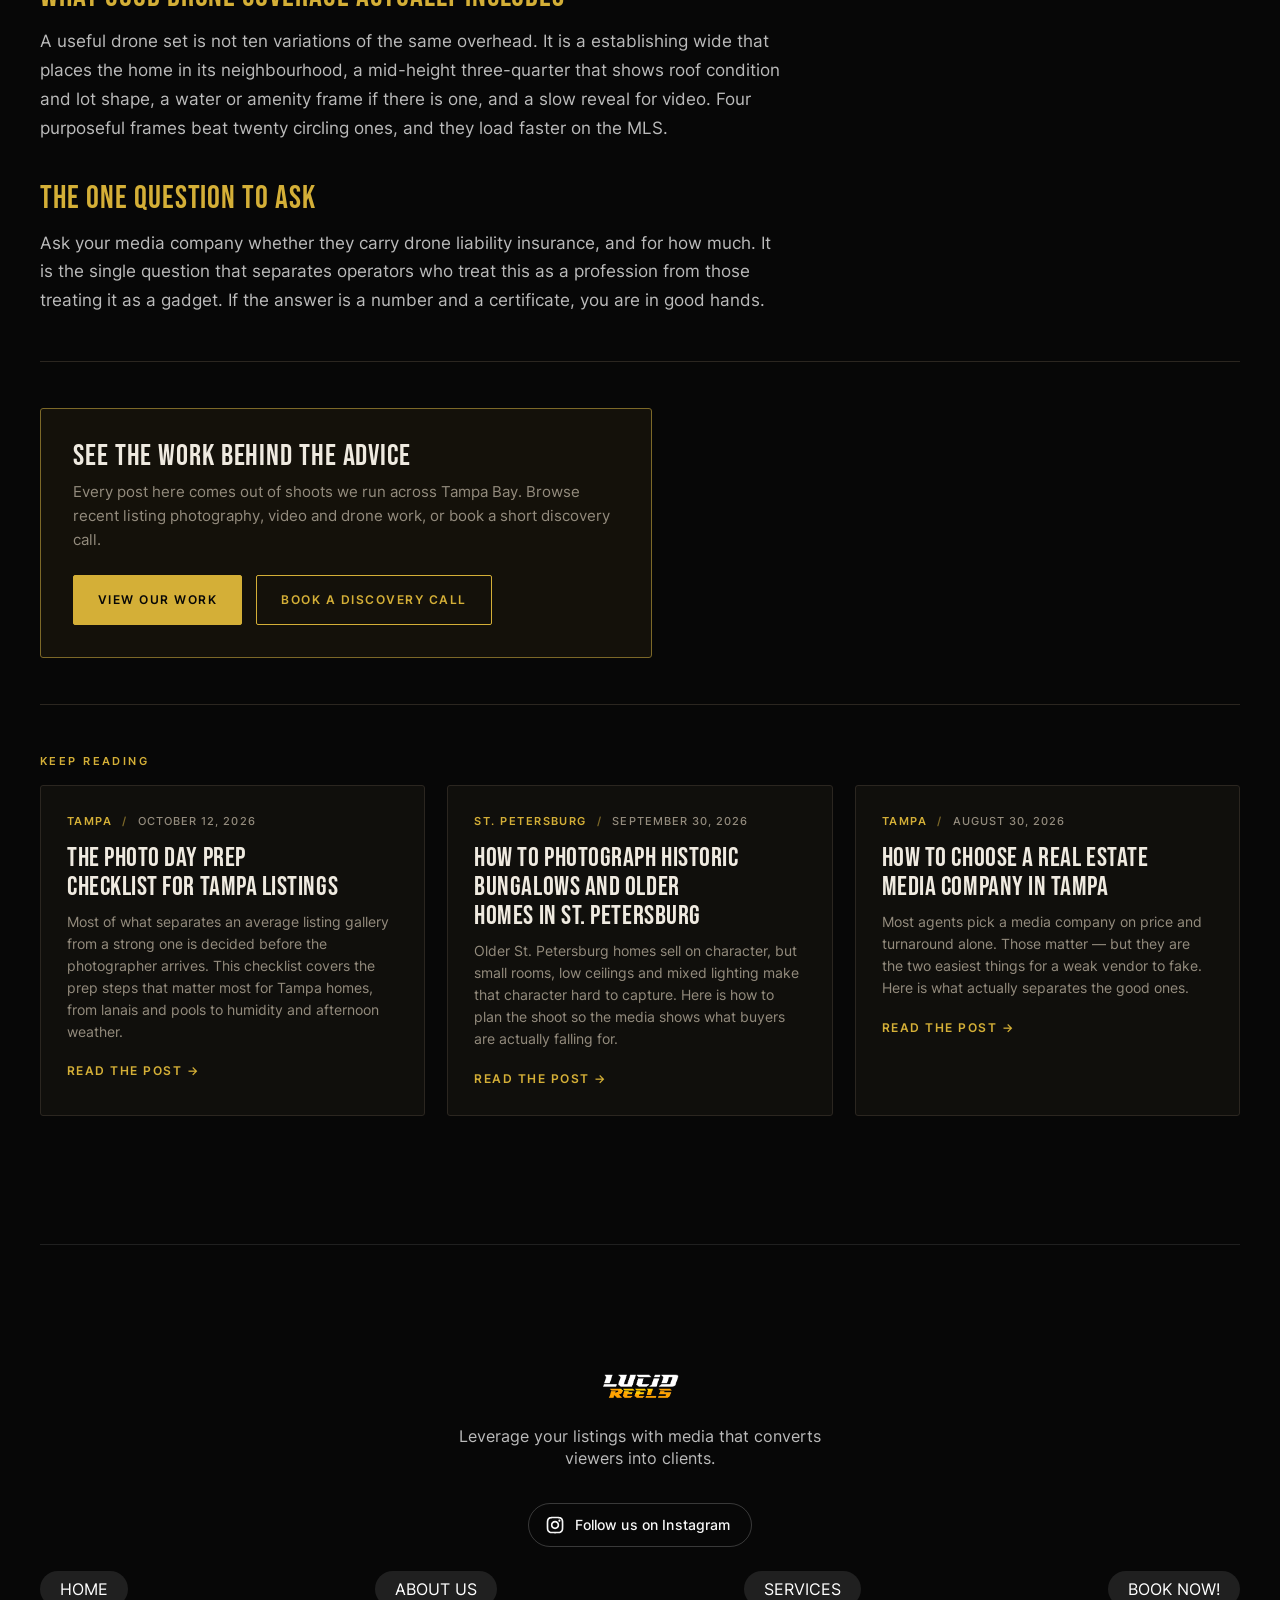
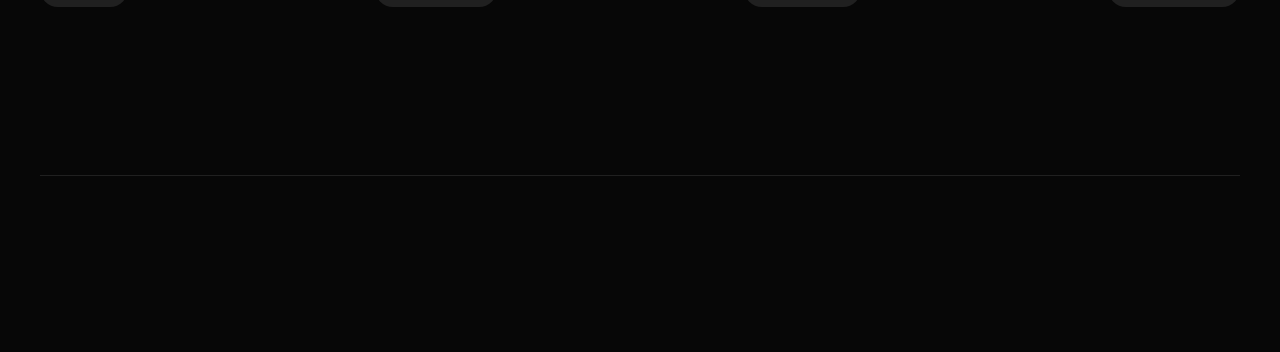
<file: blog/drone-photography-rules-tampa-bay-listings.html>
<!DOCTYPE html>
<html lang="en">
<head>
  <!-- Google tag (gtag.js) -->
<script async src="https://www.googletagmanager.com/gtag/js?id=G-VPYBYR40JL"></script>
<script>
  window.dataLayer = window.dataLayer || [];
  function gtag(){dataLayer.push(arguments);}
  gtag('js', new Date());

  gtag('config', 'G-VPYBYR40JL');
</script>
  <meta charset="utf-8">
  <title>Drone Photography Rules Every Tampa Bay Listing Agent Should Know</title>
  <meta content="summary_large_image" name="twitter:card">
  <meta content="width=device-width, initial-scale=1" name="viewport">
  <meta content="Webflow" name="generator">
  <link href="../css/normalize.css" rel="stylesheet" type="text/css">
  <link href="../css/webflow.css" rel="stylesheet" type="text/css">
  <link href="../css/lucidreelsmedia.css" rel="stylesheet" type="text/css">
  <link href="../css/blog.css" rel="stylesheet" type="text/css">
  <script type="text/javascript">!function(o,c){var n=c.documentElement,t=" w-mod-";n.className+=t+"js",("ontouchstart"in o||o.DocumentTouch&&c instanceof DocumentTouch)&&(n.className+=t+"touch")}(window,document);</script>
  <link href="../images/favicon.svg" rel="shortcut icon" type="image/x-icon">
  <link href="../images/webclip.svg" rel="apple-touch-icon">

  <style>
  /* hero backdrop - the site's own page-header style (exterior/interior/contact/book pages) */
  .lrm-herobg{position:relative;overflow:clip;}
  .lrm-herobg>.lrm-hero-inner{position:relative;z-index:2;padding-bottom:1rem;}
  .lrm-herobg>.background{z-index:0;opacity:.3;background-image:url('../images/Background.svg');background-position:50%;background-repeat:no-repeat;background-size:cover;position:absolute;inset:0;}
  .lrm-herobg>.header-opacity{z-index:1;background-image:linear-gradient(180deg,rgba(7,7,7,0),#070707);width:100%;height:3rem;position:absolute;inset:auto 0 0;pointer-events:none;}
  .lrm-ghead{text-align:center;padding:5rem 20px 2.5rem;}
  .lrm-ghead h1{font-family:'Bebas Neue',Impact,sans-serif;letter-spacing:.03em;color:#fff;font-size:6vw;line-height:1;margin:0;text-transform:uppercase;}
  .lrm-ghead h1 span{color:#D4AF37;}
  .lrm-ghead p{font-family:'Inter',Arial,sans-serif;color:#c9cdd6;margin:14px 0 0;font-size:15px;letter-spacing:.04em;}
  @media(max-width:767px){.lrm-ghead h1{font-size:12vw;}}
  </style>
  <meta name="description" content="Controlled airspace, Part 107 and the practical limits on drone photography around Tampa and St. Pete, and what agents must confirm before a listing shoot.">
  <link rel="canonical" href="https://lucidreelsmedia.com/blog/drone-photography-rules-tampa-bay-listings">
  <meta property="og:type" content="article">
  <meta property="og:title" content="Drone Photography Rules Every Tampa Bay Listing Agent Should Know">
  <meta property="og:description" content="Controlled airspace, Part 107 and the practical limits on drone photography around Tampa and St. Pete, and what agents must confirm before a listing shoot.">
  <meta property="og:url" content="https://lucidreelsmedia.com/blog/drone-photography-rules-tampa-bay-listings">
  <script type="application/ld+json">{"@context":"https://schema.org","@type":"BlogPosting","headline":"Drone Photography Rules Every Tampa Bay Listing Agent Should Know","description":"Controlled airspace, Part 107 and the practical limits on drone photography around Tampa and St. Pete, and what agents must confirm before a listing shoot.","datePublished":"2026-08-26","dateModified":"2026-08-26","author":{"@type":"Organization","name":"Lucid Reels Media"},"publisher":{"@type":"Organization","name":"Lucid Reels Media","url":"https://lucidreelsmedia.com"},"mainEntityOfPage":{"@type":"WebPage","@id":"https://lucidreelsmedia.com/blog/drone-photography-rules-tampa-bay-listings"},"about":{"@type":"Place","name":"Tampa"},"articleSection":"Real Estate Media"}</script>
</head>
<body>
  <div class="page-wrapper">
    <div id="top" data-animation="default" data-collapse="medium" data-duration="0" data-easing="ease" data-easing2="ease" role="banner" class="navbar w-nav">
      <div class="padding-global">
        <div class="container-large">
          <div class="w-layout-grid nav-component-grid">
            <a href="../index.html" id="w-node-_32a340cc-db54-e7ac-40fb-6a617fcec3ed-7fcec3e9" data-w-id="32a340cc-db54-e7ac-40fb-6a617fcec3ed" class="brand-link w-inline-block">
              <div class="logo-wrap"><img loading="lazy" src="../images/logo.svg" alt="Logo - Craflow Webflow Template" class="logo"><img loading="lazy" src="../images/logo.svg" alt="Logo - Craflow Webflow Template" class="alternate-logo"></div>
            </a>
            <nav role="navigation" id="w-node-_32a340cc-db54-e7ac-40fb-6a617fcec3f1-7fcec3e9" class="nav-menu w-nav-menu">
              <div class="background-navbar">
                <div class="nav-square"></div>
              </div>
              <div class="nav-menu-content">
                <div class="left-nav-menu">
                  <div class="nav-link-overflow">
                    <a href="../index.html" data-w-id="32a340cc-db54-e7ac-40fb-6a617fcec3f7" class="nav-link w-inline-block">
                      <div class="nav-link-block">
                        <div class="nav-text">Home</div>
                        <div class="nav-text is-hover">Home</div>
                      </div>
                    </a>
                  </div>
                  <div class="nav-link-overflow">
                    <a href="../about.html" data-w-id="32a340cc-db54-e7ac-40fb-6a617fcec3fe" class="nav-link w-inline-block">
                      <div class="nav-link-block">
                        <div class="nav-text">About Us</div>
                        <div class="nav-text is-hover">About Us</div>
                      </div>
                    </a>
                  </div>
                </div>
                <div class="right-nav-menu">
                  <div class="nav-link-overflow">
                    <a href="../pricing.html" data-w-id="32a340cc-db54-e7ac-40fb-6a617fcec414" class="nav-link w-inline-block">
                      <div class="nav-link-block">
                        <div class="nav-text">Services</div>
                        <div class="nav-text is-hover">Services</div>
                      </div>
                    </a>
                  </div>
                  <div class="nav-link-overflow">
                    <a href="../contact.html" data-w-id="32a340cc-db54-e7ac-40fb-6a617fcec41b" class="nav-link w-inline-block">
                      <div class="nav-link-block">
                        <div class="nav-text">Book Now!</div>
                        <div class="nav-text is-hover">Book Now!</div>
                      </div>
                    </a>
                  </div>
                </div>
              </div>
            </nav>
            <div id="w-node-_32a340cc-db54-e7ac-40fb-6a617fcec421-7fcec3e9" data-w-id="32a340cc-db54-e7ac-40fb-6a617fcec421" class="menu-button w-nav-button">
              <div class="menu-button-block">
                <div class="menu-button-wrap">
                  <div class="menu-line-item">
                    <div class="menu-line top"></div>
                  </div>
                  <div class="menu-line-item">
                    <div class="menu-line bottom"></div>
                  </div>
                </div>
              </div>
            </div>
          </div>
        </div>
      </div>
    </div>
    
    <main class="main-wrapper">
<section class="section-blog"><div class="padding-global"><div class="container-large"><div class="padding-section-large">
<a class="lrmb-back" href="../blog.html">&larr; All posts</a>
<div class="lrmb-meta"><span>Tampa</span><span class="dot">/</span><time datetime="2026-08-26">August 26, 2026</time><span class="dot">/</span><span>5 min read</span></div>
<h1 class="lrmb-title">Drone Rules for Tampa Bay Listings</h1>
<div class="lrmb-body"><p>Drone footage sells waterfront, acreage and location. It also happens to be the part of a shoot most likely to create a problem nobody notices until it does. If you list around Tampa Bay, a working understanding of the rules protects your seller, your brokerage and you.</p>
<h2>Commercial drone work requires certification</h2>
<p>Any drone flight for business purposes - and marketing a listing is unambiguously a business purpose - requires the pilot to hold an FAA Part 107 remote pilot certificate. Not a registration, not a hobby licence. Ask to see it. A legitimate operator will send it without hesitating.</p>
<h2>Much of the Bay is controlled airspace</h2>
<p>Tampa International, St. Pete-Clearwater International, Peter O. Knight, Albert Whitted and MacDill all project controlled airspace over large areas of the metro. Flying in those areas requires authorization, which for many locations is granted quickly through an automated system - but it has to actually be requested. A pilot who launches without checking is gambling with your listing.</p>
<h2>Practical limits that affect your shoot</h2>
<p>Altitude is capped at 400 feet above ground level in most circumstances. The aircraft must stay within visual line of sight. Flying directly over people who are not part of the operation is restricted. And near the beaches, wind off the Gulf in the afternoon regularly grounds flights that would have been fine at eight in the morning - one more reason exterior work gets scheduled early.</p>
<h2>Where you launch matters as much as where you fly</h2>
<p>Taking off from a public sidewalk, a neighbour's driveway or a beach access point can turn a routine shoot into a complaint. Florida has no blanket state law banning drone launches from public land, but individual municipalities and county parks across Pinellas and Hillsborough do restrict it, and beach access points are frequently posted. The clean answer is to launch and land on the listing property itself, with the seller's knowledge.</p>
<h2>Tell the seller before the day</h2>
<p>Neighbours notice drones. A seller who knows the flight is happening can mention it over the fence and defuse the whole thing; a seller caught unaware ends up fielding a complaint about a stranger flying a camera over the block. One sentence in the confirmation email prevents nearly all of it.</p>
<h2>What good drone coverage actually includes</h2>
<p>A useful drone set is not ten variations of the same overhead. It is a establishing wide that places the home in its neighbourhood, a mid-height three-quarter that shows roof condition and lot shape, a water or amenity frame if there is one, and a slow reveal for video. Four purposeful frames beat twenty circling ones, and they load faster on the MLS.</p>
<h2>The one question to ask</h2>
<p>Ask your media company whether they carry drone liability insurance, and for how much. It is the single question that separates operators who treat this as a profession from those treating it as a gadget. If the answer is a number and a certificate, you are in good hands.</p></div>
<div class="lrmb-rule"></div>
<div class="lrmb-cta">
  <h3>See the work behind the advice</h3>
  <p>Every post here comes out of shoots we run across Tampa Bay. Browse recent listing photography, video and drone work, or book a short discovery call.</p>
  <div class="lrmb-actions"><a class="lrmb-btn" href="../index.html">View our work</a><a class="lrmb-btn ghost" href="../book-discovery-call.html">Book a discovery call</a></div>
</div>
<div class="lrmb-rule"></div>
<p class="lrmb-eyebrow">Keep reading</p>
<div class="lrmb-grid"><a class="lrmb-card" href="../blog/photo-day-prep-checklist-tampa.html">
<div class="lrmb-meta"><span>Tampa</span><span class="dot">/</span><time datetime="2026-10-12">October 12, 2026</time></div>
<h3>The Photo Day Prep Checklist for Tampa Listings</h3><p>Most of what separates an average listing gallery from a strong one is decided before the photographer arrives. This checklist covers the prep steps that matter most for Tampa homes, from lanais and pools to humidity and afternoon weather.</p><div class="lrmb-more">Read the post &rarr;</div></a>
<a class="lrmb-card" href="../blog/photographing-historic-bungalows-st-petersburg.html">
<div class="lrmb-meta"><span>St. Petersburg</span><span class="dot">/</span><time datetime="2026-09-30">September 30, 2026</time></div>
<h3>How to Photograph Historic Bungalows and Older Homes in St. Petersburg</h3><p>Older St. Petersburg homes sell on character, but small rooms, low ceilings and mixed lighting make that character hard to capture. Here is how to plan the shoot so the media shows what buyers are actually falling for.</p><div class="lrmb-more">Read the post &rarr;</div></a>
<a class="lrmb-card" href="../blog/how-to-choose-a-real-estate-media-company-in-tampa.html">
<div class="lrmb-meta"><span>Tampa</span><span class="dot">/</span><time datetime="2026-08-30">August 30, 2026</time></div>
<h3>How to Choose a Real Estate Media Company in Tampa</h3><p>Most agents pick a media company on price and turnaround alone. Those matter — but they are the two easiest things for a weak vendor to fake. Here is what actually separates the good ones.</p><div class="lrmb-more">Read the post &rarr;</div></a></div></div></div></div></section>
    </main>
    <footer class="footer">
      <div class="padding-global">
        <div class="container-large">
          <div class="dividing-line"></div>
          <div class="footer-padding">
            <div class="footer-top-content">
              <a href="../index.html" class="footer-link w-inline-block"><img src="../images/brand-mark.svg" loading="lazy" alt="Brand Mark - LucidReelsMedia" class="footer-logo"></a>
              <div class="footer-description-wrap">
                <div class="text-size-regular text-align-center">Leverage your listings with media that converts viewers into clients.</div>
              </div>
              <div class="footer-social-media">
              <div class="intro-contact-wrap">
                <div class="social-media-wrapper">
                  <a data-w-id="d02f4b07-c966-2f0b-1c24-7d46a6be998c" href="https://www.instagram.com/lucid_reels_media?igsh=Y2l6MXloYnpldDli&utm_source=qr" target="_blank" aria-label="Follow Lucid Reels Media on Instagram" class="social-link has-label w-inline-block">
                    <div class="social-icon-wrap">
                      <div class="social-icon w-embed"><svg xmlns="http://www.w3.org/2000/svg" viewbox="0 0 24 24" fill="currentColor">
                          <path d="M12.001 9C10.3436 9 9.00098 10.3431 9.00098 12C9.00098 13.6573 10.3441 15 12.001 15C13.6583 15 15.001 13.6569 15.001 12C15.001 10.3427 13.6579 9 12.001 9ZM12.001 7C14.7614 7 17.001 9.2371 17.001 12C17.001 14.7605 14.7639 17 12.001 17C9.24051 17 7.00098 14.7629 7.00098 12C7.00098 9.23953 9.23808 7 12.001 7ZM18.501 6.74915C18.501 7.43926 17.9402 7.99917 17.251 7.99917C16.5609 7.99917 16.001 7.4384 16.001 6.74915C16.001 6.0599 16.5617 5.5 17.251 5.5C17.9393 5.49913 18.501 6.0599 18.501 6.74915ZM12.001 4C9.5265 4 9.12318 4.00655 7.97227 4.0578C7.18815 4.09461 6.66253 4.20007 6.17416 4.38967C5.74016 4.55799 5.42709 4.75898 5.09352 5.09255C4.75867 5.4274 4.55804 5.73963 4.3904 6.17383C4.20036 6.66332 4.09493 7.18811 4.05878 7.97115C4.00703 9.0752 4.00098 9.46105 4.00098 12C4.00098 14.4745 4.00753 14.8778 4.05877 16.0286C4.0956 16.8124 4.2012 17.3388 4.39034 17.826C4.5591 18.2606 4.7605 18.5744 5.09246 18.9064C5.42863 19.2421 5.74179 19.4434 6.17187 19.6094C6.66619 19.8005 7.19148 19.9061 7.97212 19.9422C9.07618 19.9939 9.46203 20 12.001 20C14.4755 20 14.8788 19.9934 16.0296 19.9422C16.8117 19.9055 17.3385 19.7996 17.827 19.6106C18.2604 19.4423 18.5752 19.2402 18.9074 18.9085C19.2436 18.5718 19.4445 18.2594 19.6107 17.8283C19.8013 17.3358 19.9071 16.8098 19.9432 16.0289C19.9949 14.9248 20.001 14.5389 20.001 12C20.001 9.52552 19.9944 9.12221 19.9432 7.97137C19.9064 7.18906 19.8005 6.66149 19.6113 6.17318C19.4434 5.74038 19.2417 5.42635 18.9084 5.09255C18.573 4.75715 18.2616 4.55693 17.8271 4.38942C17.338 4.19954 16.8124 4.09396 16.0298 4.05781C14.9258 4.00605 14.5399 4 12.001 4ZM12.001 2C14.7176 2 15.0568 2.01 16.1235 2.06C17.1876 2.10917 17.9135 2.2775 18.551 2.525C19.2101 2.77917 19.7668 3.1225 20.3226 3.67833C20.8776 4.23417 21.221 4.7925 21.476 5.45C21.7226 6.08667 21.891 6.81333 21.941 7.8775C21.9885 8.94417 22.001 9.28333 22.001 12C22.001 14.7167 21.991 15.0558 21.941 16.1225C21.8918 17.1867 21.7226 17.9125 21.476 18.55C21.2218 19.2092 20.8776 19.7658 20.3226 20.3217C19.7668 20.8767 19.2076 21.22 18.551 21.475C17.9135 21.7217 17.1876 21.89 16.1235 21.94C15.0568 21.9875 14.7176 22 12.001 22C9.28431 22 8.94514 21.99 7.87848 21.94C6.81431 21.8908 6.08931 21.7217 5.45098 21.475C4.79264 21.2208 4.23514 20.8767 3.67931 20.3217C3.12348 19.7658 2.78098 19.2067 2.52598 18.55C2.27848 17.9125 2.11098 17.1867 2.06098 16.1225C2.01348 15.0558 2.00098 14.7167 2.00098 12C2.00098 9.28333 2.01098 8.94417 2.06098 7.8775C2.11014 6.8125 2.27848 6.0875 2.52598 5.45C2.78014 4.79167 3.12348 4.23417 3.67931 3.67833C4.23514 3.1225 4.79348 2.78 5.45098 2.525C6.08848 2.2775 6.81348 2.11 7.87848 2.06C8.94514 2.0125 9.28431 2 12.001 2Z"></path>
                        </svg></div>
                      <div class="social-icon w-embed"><svg xmlns="http://www.w3.org/2000/svg" viewbox="0 0 24 24" fill="currentColor">
                          <path d="M12.001 9C10.3436 9 9.00098 10.3431 9.00098 12C9.00098 13.6573 10.3441 15 12.001 15C13.6583 15 15.001 13.6569 15.001 12C15.001 10.3427 13.6579 9 12.001 9ZM12.001 7C14.7614 7 17.001 9.2371 17.001 12C17.001 14.7605 14.7639 17 12.001 17C9.24051 17 7.00098 14.7629 7.00098 12C7.00098 9.23953 9.23808 7 12.001 7ZM18.501 6.74915C18.501 7.43926 17.9402 7.99917 17.251 7.99917C16.5609 7.99917 16.001 7.4384 16.001 6.74915C16.001 6.0599 16.5617 5.5 17.251 5.5C17.9393 5.49913 18.501 6.0599 18.501 6.74915ZM12.001 4C9.5265 4 9.12318 4.00655 7.97227 4.0578C7.18815 4.09461 6.66253 4.20007 6.17416 4.38967C5.74016 4.55799 5.42709 4.75898 5.09352 5.09255C4.75867 5.4274 4.55804 5.73963 4.3904 6.17383C4.20036 6.66332 4.09493 7.18811 4.05878 7.97115C4.00703 9.0752 4.00098 9.46105 4.00098 12C4.00098 14.4745 4.00753 14.8778 4.05877 16.0286C4.0956 16.8124 4.2012 17.3388 4.39034 17.826C4.5591 18.2606 4.7605 18.5744 5.09246 18.9064C5.42863 19.2421 5.74179 19.4434 6.17187 19.6094C6.66619 19.8005 7.19148 19.9061 7.97212 19.9422C9.07618 19.9939 9.46203 20 12.001 20C14.4755 20 14.8788 19.9934 16.0296 19.9422C16.8117 19.9055 17.3385 19.7996 17.827 19.6106C18.2604 19.4423 18.5752 19.2402 18.9074 18.9085C19.2436 18.5718 19.4445 18.2594 19.6107 17.8283C19.8013 17.3358 19.9071 16.8098 19.9432 16.0289C19.9949 14.9248 20.001 14.5389 20.001 12C20.001 9.52552 19.9944 9.12221 19.9432 7.97137C19.9064 7.18906 19.8005 6.66149 19.6113 6.17318C19.4434 5.74038 19.2417 5.42635 18.9084 5.09255C18.573 4.75715 18.2616 4.55693 17.8271 4.38942C17.338 4.19954 16.8124 4.09396 16.0298 4.05781C14.9258 4.00605 14.5399 4 12.001 4ZM12.001 2C14.7176 2 15.0568 2.01 16.1235 2.06C17.1876 2.10917 17.9135 2.2775 18.551 2.525C19.2101 2.77917 19.7668 3.1225 20.3226 3.67833C20.8776 4.23417 21.221 4.7925 21.476 5.45C21.7226 6.08667 21.891 6.81333 21.941 7.8775C21.9885 8.94417 22.001 9.28333 22.001 12C22.001 14.7167 21.991 15.0558 21.941 16.1225C21.8918 17.1867 21.7226 17.9125 21.476 18.55C21.2218 19.2092 20.8776 19.7658 20.3226 20.3217C19.7668 20.8767 19.2076 21.22 18.551 21.475C17.9135 21.7217 17.1876 21.89 16.1235 21.94C15.0568 21.9875 14.7176 22 12.001 22C9.28431 22 8.94514 21.99 7.87848 21.94C6.81431 21.8908 6.08931 21.7217 5.45098 21.475C4.79264 21.2208 4.23514 20.8767 3.67931 20.3217C3.12348 19.7658 2.78098 19.2067 2.52598 18.55C2.27848 17.9125 2.11098 17.1867 2.06098 16.1225C2.01348 15.0558 2.00098 14.7167 2.00098 12C2.00098 9.28333 2.01098 8.94417 2.06098 7.8775C2.11014 6.8125 2.27848 6.0875 2.52598 5.45C2.78014 4.79167 3.12348 4.23417 3.67931 3.67833C4.23514 3.1225 4.79348 2.78 5.45098 2.525C6.08848 2.2775 6.81348 2.11 7.87848 2.06C8.94514 2.0125 9.28431 2 12.001 2Z"></path>
                        </svg></div>
                    </div>
                  
                    <div class="social-label">Follow us on Instagram</div>
                  </a>
                </div>
              </div>
            </div>
            <div class="footer-menu-wrapper">
              <a href="../index.html" data-w-id="5db47c9a-b574-23de-7915-600dabe1f39b" class="menu-link w-inline-block">
                <div class="nav-link-block">
                  <div class="nav-text">Home</div>
                  <div class="nav-text is-hover">Home</div>
                </div>
              </a>
              <a href="../about.html" data-w-id="5db47c9a-b574-23de-7915-600dabe1f3a1" class="menu-link w-inline-block">
                <div class="nav-link-block">
                  <div class="nav-text">About Us</div>
                  <div class="nav-text is-hover">About Us</div>
                </div>
              </a>
              <a href="../pricing.html" data-w-id="5db47c9a-b574-23de-7915-600dabe1f3a7" class="menu-link w-inline-block">
                <div class="nav-link-block">
                  <div class="nav-text">Services</div>
                  <div class="nav-text is-hover">Services</div>
                </div>
              </a>
              <a href="../contact.html" data-w-id="5db47c9a-b574-23de-7915-600dabe1f3ad" class="menu-link w-inline-block">
                <div class="nav-link-block">
                  <div class="nav-text">Book Now!</div>
                  <div class="nav-text is-hover">Book Now!</div>
                </div>
              </a>
            </div>
            <div class="w-layout-grid footer-grid">
              <div id="w-node-_5db47c9a-b574-23de-7915-600dabe1f3b4-abe1f38d" class="footer-content-block">
                
              </div>
            </div>
          </div>
        </div>
      </div>
    </footer>
  </div>
  <script src="https://d3e54v103j8qbb.cloudfront.net/js/jquery-3.5.1.min.dc5e7f18c8.js?site=6920ff19a6c7a05921ba8324" type="text/javascript" integrity="sha256-9/aliU8dGd2tb6OSsuzixeV4y/faTqgFtohetphbbj0=" crossorigin="anonymous"></script>
  <script src="../js/webflow.js" type="text/javascript"></script>
<style>
.lrm-cta{height:auto !important;}
.lrm-cta .cta-container{height:auto;position:static;padding:8rem 0;}
.lrm-cta .cta-content{opacity:0;transform:translateY(30px);transition:opacity .8s ease,transform .8s ease;}
.lrm-cta.lrm-visible .cta-content{opacity:1;transform:translateY(0);}
</style>
<script>
(function(){
  var cta=document.querySelector('.lrm-cta');
  if(!cta) return;
  new IntersectionObserver(function(es,o){
    es.forEach(function(e){ if(e.isIntersecting){ cta.classList.add('lrm-visible'); o.disconnect(); } });
  },{threshold:0.3}).observe(cta);
})();
</script>
<style>
.lrm-pop{transform-origin:50% 100%;transform-style:preserve-3d;animation:lrmPop 1s cubic-bezier(.23,1,.32,1) .2s both;}
@keyframes lrmPop{from{transform:translate3d(0,110%,0) rotateX(45deg);}to{transform:translate3d(0,0,0) rotateX(-10deg);}}
</style>
</body>
</html>
</file>
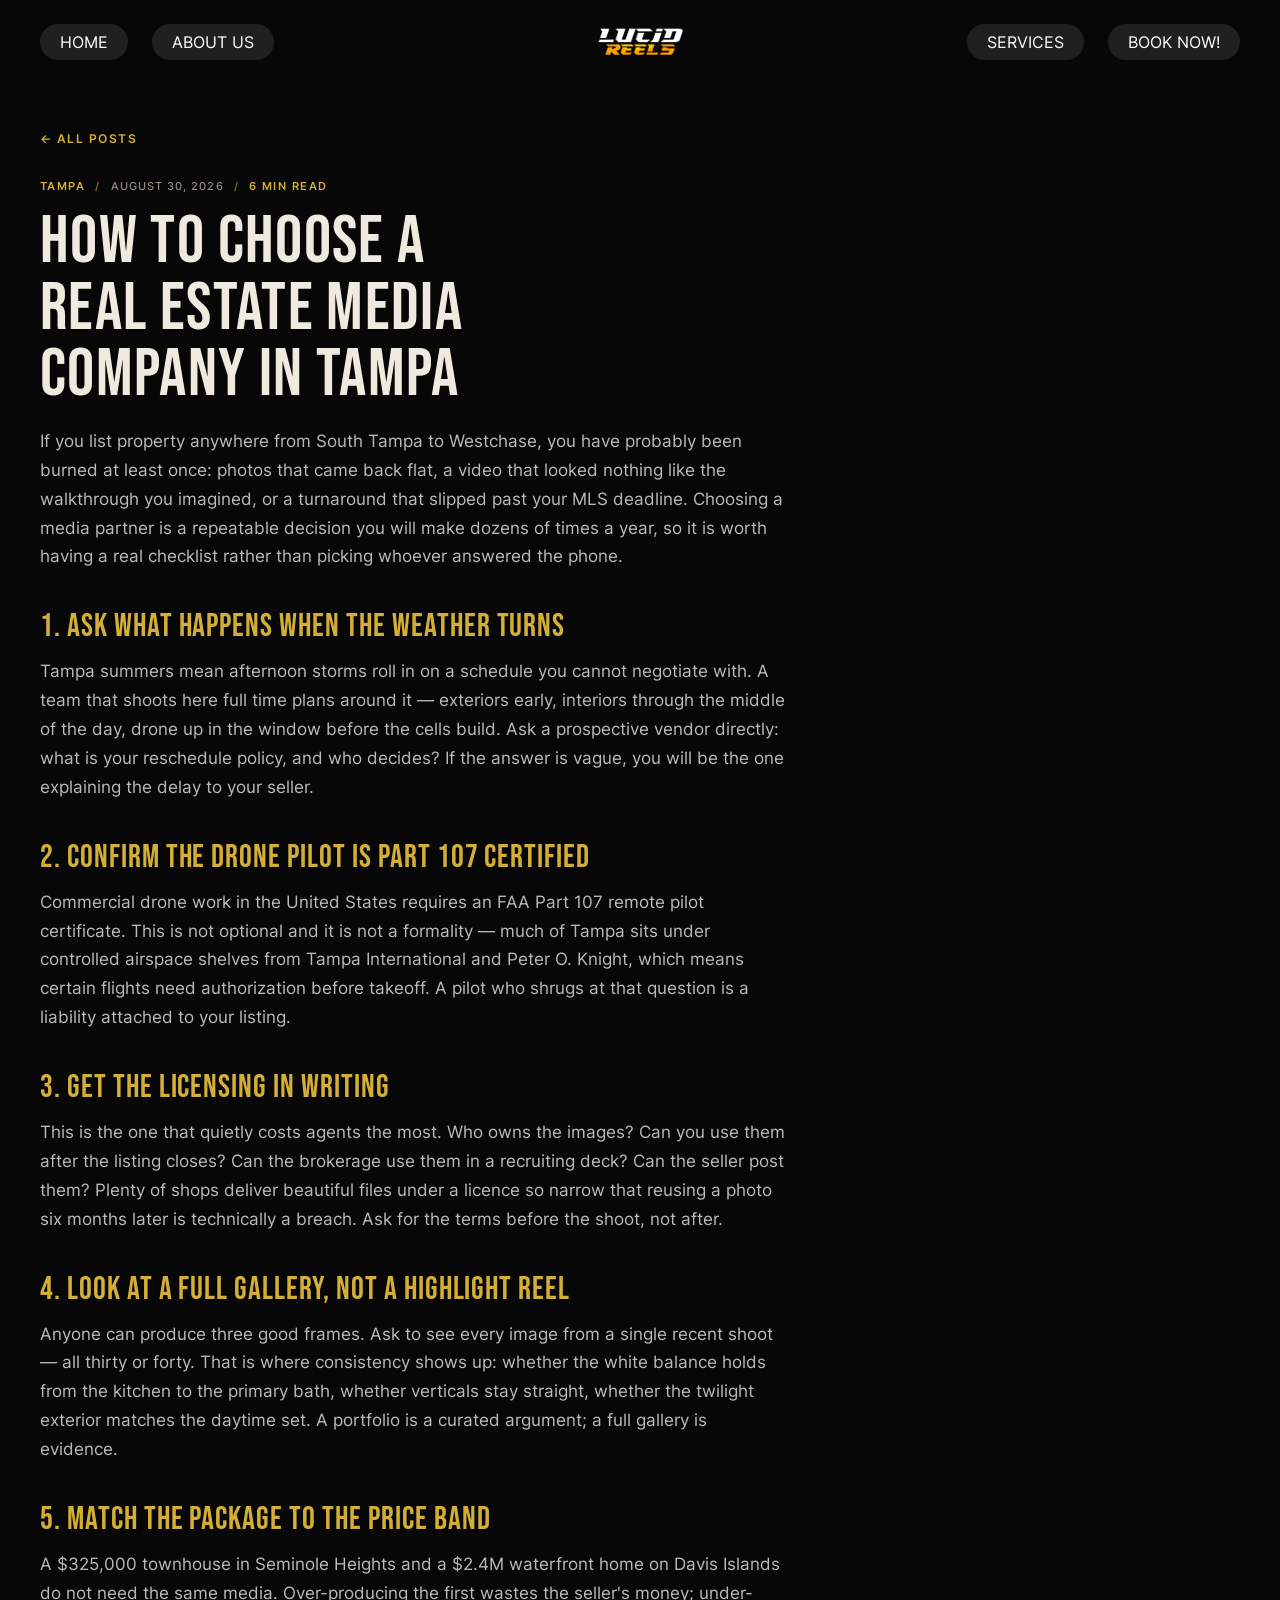
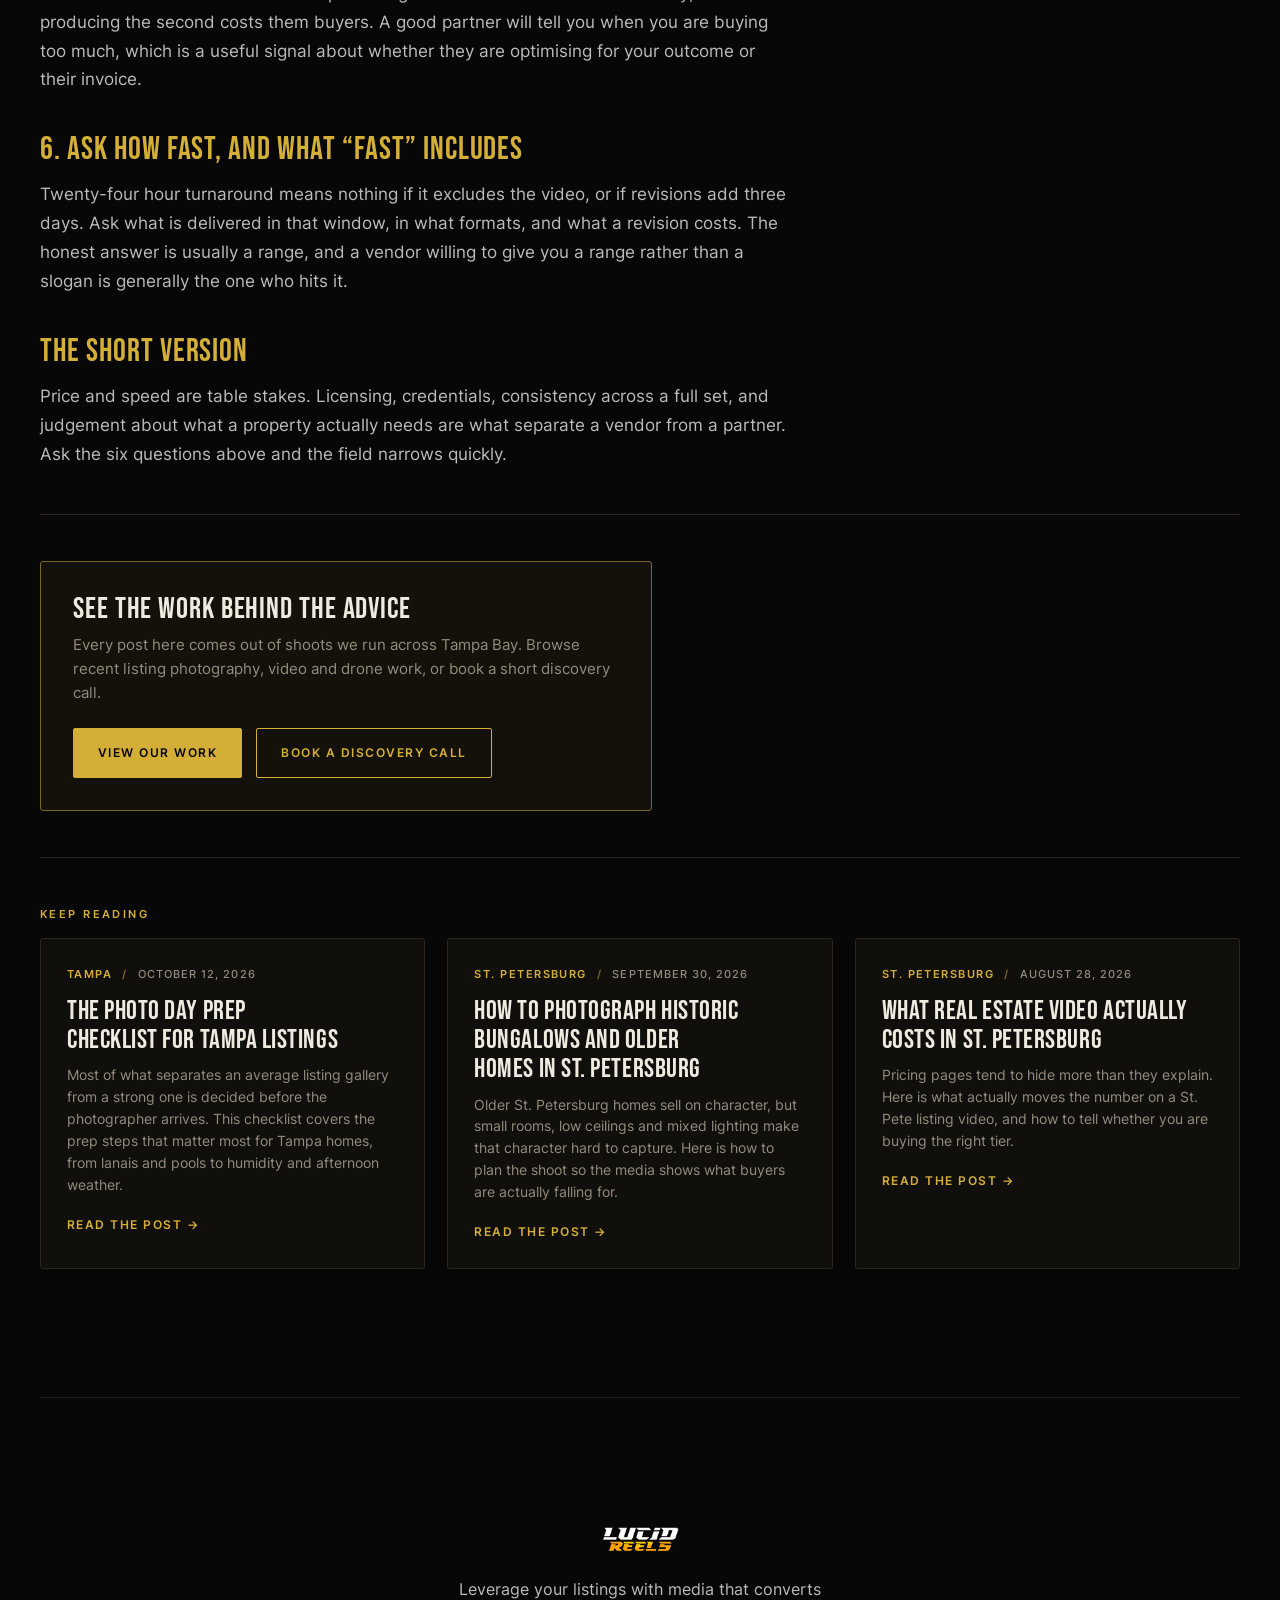
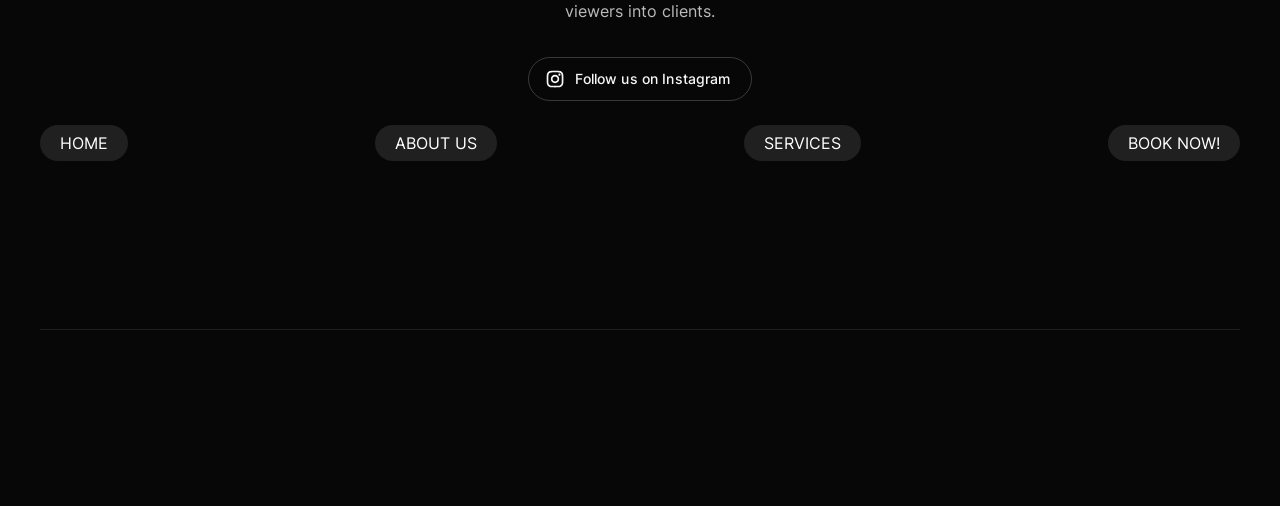
<file: blog/how-to-choose-a-real-estate-media-company-in-tampa.html>
<!DOCTYPE html>
<html lang="en">
<head>
  <!-- Google tag (gtag.js) -->
<script async src="https://www.googletagmanager.com/gtag/js?id=G-VPYBYR40JL"></script>
<script>
  window.dataLayer = window.dataLayer || [];
  function gtag(){dataLayer.push(arguments);}
  gtag('js', new Date());

  gtag('config', 'G-VPYBYR40JL');
</script>
  <meta charset="utf-8">
  <title>How to Choose a Real Estate Media Company in Tampa (2026 Guide)</title>
  <meta content="summary_large_image" name="twitter:card">
  <meta content="width=device-width, initial-scale=1" name="viewport">
  <meta content="Webflow" name="generator">
  <link href="../css/normalize.css" rel="stylesheet" type="text/css">
  <link href="../css/webflow.css" rel="stylesheet" type="text/css">
  <link href="../css/lucidreelsmedia.css" rel="stylesheet" type="text/css">
  <link href="../css/blog.css" rel="stylesheet" type="text/css">
  <script type="text/javascript">!function(o,c){var n=c.documentElement,t=" w-mod-";n.className+=t+"js",("ontouchstart"in o||o.DocumentTouch&&c instanceof DocumentTouch)&&(n.className+=t+"touch")}(window,document);</script>
  <link href="../images/favicon.svg" rel="shortcut icon" type="image/x-icon">
  <link href="../images/webclip.svg" rel="apple-touch-icon">

  <style>
  /* hero backdrop - the site's own page-header style (exterior/interior/contact/book pages) */
  .lrm-herobg{position:relative;overflow:clip;}
  .lrm-herobg>.lrm-hero-inner{position:relative;z-index:2;padding-bottom:1rem;}
  .lrm-herobg>.background{z-index:0;opacity:.3;background-image:url('../images/Background.svg');background-position:50%;background-repeat:no-repeat;background-size:cover;position:absolute;inset:0;}
  .lrm-herobg>.header-opacity{z-index:1;background-image:linear-gradient(180deg,rgba(7,7,7,0),#070707);width:100%;height:3rem;position:absolute;inset:auto 0 0;pointer-events:none;}
  .lrm-ghead{text-align:center;padding:5rem 20px 2.5rem;}
  .lrm-ghead h1{font-family:'Bebas Neue',Impact,sans-serif;letter-spacing:.03em;color:#fff;font-size:6vw;line-height:1;margin:0;text-transform:uppercase;}
  .lrm-ghead h1 span{color:#D4AF37;}
  .lrm-ghead p{font-family:'Inter',Arial,sans-serif;color:#c9cdd6;margin:14px 0 0;font-size:15px;letter-spacing:.04em;}
  @media(max-width:767px){.lrm-ghead h1{font-size:12vw;}}
  </style>
  <meta name="description" content="What Tampa agents should ask before hiring a real estate photo or video team: turnaround, licensing, drone credentials and the questions that reveal quality.">
  <link rel="canonical" href="https://lucidreelsmedia.com/blog/how-to-choose-a-real-estate-media-company-in-tampa">
  <meta property="og:type" content="article">
  <meta property="og:title" content="How to Choose a Real Estate Media Company in Tampa (2026 Guide)">
  <meta property="og:description" content="What Tampa agents should ask before hiring a real estate photo or video team: turnaround, licensing, drone credentials and the questions that reveal quality.">
  <meta property="og:url" content="https://lucidreelsmedia.com/blog/how-to-choose-a-real-estate-media-company-in-tampa">
  <script type="application/ld+json">{"@context":"https://schema.org","@type":"BlogPosting","headline":"How to Choose a Real Estate Media Company in Tampa (2026 Guide)","description":"What Tampa agents should ask before hiring a real estate photo or video team: turnaround, licensing, drone credentials and the questions that reveal quality.","datePublished":"2026-08-30","dateModified":"2026-08-30","author":{"@type":"Organization","name":"Lucid Reels Media"},"publisher":{"@type":"Organization","name":"Lucid Reels Media","url":"https://lucidreelsmedia.com"},"mainEntityOfPage":{"@type":"WebPage","@id":"https://lucidreelsmedia.com/blog/how-to-choose-a-real-estate-media-company-in-tampa"},"about":{"@type":"Place","name":"Tampa"},"articleSection":"Real Estate Media"}</script>
</head>
<body>
  <div class="page-wrapper">
    <div id="top" data-animation="default" data-collapse="medium" data-duration="0" data-easing="ease" data-easing2="ease" role="banner" class="navbar w-nav">
      <div class="padding-global">
        <div class="container-large">
          <div class="w-layout-grid nav-component-grid">
            <a href="../index.html" id="w-node-_32a340cc-db54-e7ac-40fb-6a617fcec3ed-7fcec3e9" data-w-id="32a340cc-db54-e7ac-40fb-6a617fcec3ed" class="brand-link w-inline-block">
              <div class="logo-wrap"><img loading="lazy" src="../images/logo.svg" alt="Logo - Craflow Webflow Template" class="logo"><img loading="lazy" src="../images/logo.svg" alt="Logo - Craflow Webflow Template" class="alternate-logo"></div>
            </a>
            <nav role="navigation" id="w-node-_32a340cc-db54-e7ac-40fb-6a617fcec3f1-7fcec3e9" class="nav-menu w-nav-menu">
              <div class="background-navbar">
                <div class="nav-square"></div>
              </div>
              <div class="nav-menu-content">
                <div class="left-nav-menu">
                  <div class="nav-link-overflow">
                    <a href="../index.html" data-w-id="32a340cc-db54-e7ac-40fb-6a617fcec3f7" class="nav-link w-inline-block">
                      <div class="nav-link-block">
                        <div class="nav-text">Home</div>
                        <div class="nav-text is-hover">Home</div>
                      </div>
                    </a>
                  </div>
                  <div class="nav-link-overflow">
                    <a href="../about.html" data-w-id="32a340cc-db54-e7ac-40fb-6a617fcec3fe" class="nav-link w-inline-block">
                      <div class="nav-link-block">
                        <div class="nav-text">About Us</div>
                        <div class="nav-text is-hover">About Us</div>
                      </div>
                    </a>
                  </div>
                </div>
                <div class="right-nav-menu">
                  <div class="nav-link-overflow">
                    <a href="../pricing.html" data-w-id="32a340cc-db54-e7ac-40fb-6a617fcec414" class="nav-link w-inline-block">
                      <div class="nav-link-block">
                        <div class="nav-text">Services</div>
                        <div class="nav-text is-hover">Services</div>
                      </div>
                    </a>
                  </div>
                  <div class="nav-link-overflow">
                    <a href="../contact.html" data-w-id="32a340cc-db54-e7ac-40fb-6a617fcec41b" class="nav-link w-inline-block">
                      <div class="nav-link-block">
                        <div class="nav-text">Book Now!</div>
                        <div class="nav-text is-hover">Book Now!</div>
                      </div>
                    </a>
                  </div>
                </div>
              </div>
            </nav>
            <div id="w-node-_32a340cc-db54-e7ac-40fb-6a617fcec421-7fcec3e9" data-w-id="32a340cc-db54-e7ac-40fb-6a617fcec421" class="menu-button w-nav-button">
              <div class="menu-button-block">
                <div class="menu-button-wrap">
                  <div class="menu-line-item">
                    <div class="menu-line top"></div>
                  </div>
                  <div class="menu-line-item">
                    <div class="menu-line bottom"></div>
                  </div>
                </div>
              </div>
            </div>
          </div>
        </div>
      </div>
    </div>
    
    <main class="main-wrapper">
<section class="section-blog"><div class="padding-global"><div class="container-large"><div class="padding-section-large">
<a class="lrmb-back" href="../blog.html">&larr; All posts</a>
<div class="lrmb-meta"><span>Tampa</span><span class="dot">/</span><time datetime="2026-08-30">August 30, 2026</time><span class="dot">/</span><span>6 min read</span></div>
<h1 class="lrmb-title">How to Choose a Real Estate Media Company in Tampa</h1>
<div class="lrmb-body"><p>If you list property anywhere from South Tampa to Westchase, you have probably been burned at least once: photos that came back flat, a video that looked nothing like the walkthrough you imagined, or a turnaround that slipped past your MLS deadline. Choosing a media partner is a repeatable decision you will make dozens of times a year, so it is worth having a real checklist rather than picking whoever answered the phone.</p>
<h2>1. Ask what happens when the weather turns</h2>
<p>Tampa summers mean afternoon storms roll in on a schedule you cannot negotiate with. A team that shoots here full time plans around it — exteriors early, interiors through the middle of the day, drone up in the window before the cells build. Ask a prospective vendor directly: what is your reschedule policy, and who decides? If the answer is vague, you will be the one explaining the delay to your seller.</p>
<h2>2. Confirm the drone pilot is Part 107 certified</h2>
<p>Commercial drone work in the United States requires an FAA Part 107 remote pilot certificate. This is not optional and it is not a formality — much of Tampa sits under controlled airspace shelves from Tampa International and Peter O. Knight, which means certain flights need authorization before takeoff. A pilot who shrugs at that question is a liability attached to your listing.</p>
<h2>3. Get the licensing in writing</h2>
<p>This is the one that quietly costs agents the most. Who owns the images? Can you use them after the listing closes? Can the brokerage use them in a recruiting deck? Can the seller post them? Plenty of shops deliver beautiful files under a licence so narrow that reusing a photo six months later is technically a breach. Ask for the terms before the shoot, not after.</p>
<h2>4. Look at a full gallery, not a highlight reel</h2>
<p>Anyone can produce three good frames. Ask to see every image from a single recent shoot — all thirty or forty. That is where consistency shows up: whether the white balance holds from the kitchen to the primary bath, whether verticals stay straight, whether the twilight exterior matches the daytime set. A portfolio is a curated argument; a full gallery is evidence.</p>
<h2>5. Match the package to the price band</h2>
<p>A $325,000 townhouse in Seminole Heights and a $2.4M waterfront home on Davis Islands do not need the same media. Over-producing the first wastes the seller's money; under-producing the second costs them buyers. A good partner will tell you when you are buying too much, which is a useful signal about whether they are optimising for your outcome or their invoice.</p>
<h2>6. Ask how fast, and what “fast” includes</h2>
<p>Twenty-four hour turnaround means nothing if it excludes the video, or if revisions add three days. Ask what is delivered in that window, in what formats, and what a revision costs. The honest answer is usually a range, and a vendor willing to give you a range rather than a slogan is generally the one who hits it.</p>
<h2>The short version</h2>
<p>Price and speed are table stakes. Licensing, credentials, consistency across a full set, and judgement about what a property actually needs are what separate a vendor from a partner. Ask the six questions above and the field narrows quickly.</p></div>
<div class="lrmb-rule"></div>
<div class="lrmb-cta">
  <h3>See the work behind the advice</h3>
  <p>Every post here comes out of shoots we run across Tampa Bay. Browse recent listing photography, video and drone work, or book a short discovery call.</p>
  <div class="lrmb-actions"><a class="lrmb-btn" href="../index.html">View our work</a><a class="lrmb-btn ghost" href="../book-discovery-call.html">Book a discovery call</a></div>
</div>
<div class="lrmb-rule"></div>
<p class="lrmb-eyebrow">Keep reading</p>
<div class="lrmb-grid"><a class="lrmb-card" href="../blog/photo-day-prep-checklist-tampa.html">
<div class="lrmb-meta"><span>Tampa</span><span class="dot">/</span><time datetime="2026-10-12">October 12, 2026</time></div>
<h3>The Photo Day Prep Checklist for Tampa Listings</h3><p>Most of what separates an average listing gallery from a strong one is decided before the photographer arrives. This checklist covers the prep steps that matter most for Tampa homes, from lanais and pools to humidity and afternoon weather.</p><div class="lrmb-more">Read the post &rarr;</div></a>
<a class="lrmb-card" href="../blog/photographing-historic-bungalows-st-petersburg.html">
<div class="lrmb-meta"><span>St. Petersburg</span><span class="dot">/</span><time datetime="2026-09-30">September 30, 2026</time></div>
<h3>How to Photograph Historic Bungalows and Older Homes in St. Petersburg</h3><p>Older St. Petersburg homes sell on character, but small rooms, low ceilings and mixed lighting make that character hard to capture. Here is how to plan the shoot so the media shows what buyers are actually falling for.</p><div class="lrmb-more">Read the post &rarr;</div></a>
<a class="lrmb-card" href="../blog/real-estate-video-cost-st-petersburg.html">
<div class="lrmb-meta"><span>St. Petersburg</span><span class="dot">/</span><time datetime="2026-08-28">August 28, 2026</time></div>
<h3>What Real Estate Video Actually Costs in St. Petersburg</h3><p>Pricing pages tend to hide more than they explain. Here is what actually moves the number on a St. Pete listing video, and how to tell whether you are buying the right tier.</p><div class="lrmb-more">Read the post &rarr;</div></a></div></div></div></div></section>
    </main>
    <footer class="footer">
      <div class="padding-global">
        <div class="container-large">
          <div class="dividing-line"></div>
          <div class="footer-padding">
            <div class="footer-top-content">
              <a href="../index.html" class="footer-link w-inline-block"><img src="../images/brand-mark.svg" loading="lazy" alt="Brand Mark - LucidReelsMedia" class="footer-logo"></a>
              <div class="footer-description-wrap">
                <div class="text-size-regular text-align-center">Leverage your listings with media that converts viewers into clients.</div>
              </div>
              <div class="footer-social-media">
              <div class="intro-contact-wrap">
                <div class="social-media-wrapper">
                  <a data-w-id="d02f4b07-c966-2f0b-1c24-7d46a6be998c" href="https://www.instagram.com/lucid_reels_media?igsh=Y2l6MXloYnpldDli&utm_source=qr" target="_blank" aria-label="Follow Lucid Reels Media on Instagram" class="social-link has-label w-inline-block">
                    <div class="social-icon-wrap">
                      <div class="social-icon w-embed"><svg xmlns="http://www.w3.org/2000/svg" viewbox="0 0 24 24" fill="currentColor">
                          <path d="M12.001 9C10.3436 9 9.00098 10.3431 9.00098 12C9.00098 13.6573 10.3441 15 12.001 15C13.6583 15 15.001 13.6569 15.001 12C15.001 10.3427 13.6579 9 12.001 9ZM12.001 7C14.7614 7 17.001 9.2371 17.001 12C17.001 14.7605 14.7639 17 12.001 17C9.24051 17 7.00098 14.7629 7.00098 12C7.00098 9.23953 9.23808 7 12.001 7ZM18.501 6.74915C18.501 7.43926 17.9402 7.99917 17.251 7.99917C16.5609 7.99917 16.001 7.4384 16.001 6.74915C16.001 6.0599 16.5617 5.5 17.251 5.5C17.9393 5.49913 18.501 6.0599 18.501 6.74915ZM12.001 4C9.5265 4 9.12318 4.00655 7.97227 4.0578C7.18815 4.09461 6.66253 4.20007 6.17416 4.38967C5.74016 4.55799 5.42709 4.75898 5.09352 5.09255C4.75867 5.4274 4.55804 5.73963 4.3904 6.17383C4.20036 6.66332 4.09493 7.18811 4.05878 7.97115C4.00703 9.0752 4.00098 9.46105 4.00098 12C4.00098 14.4745 4.00753 14.8778 4.05877 16.0286C4.0956 16.8124 4.2012 17.3388 4.39034 17.826C4.5591 18.2606 4.7605 18.5744 5.09246 18.9064C5.42863 19.2421 5.74179 19.4434 6.17187 19.6094C6.66619 19.8005 7.19148 19.9061 7.97212 19.9422C9.07618 19.9939 9.46203 20 12.001 20C14.4755 20 14.8788 19.9934 16.0296 19.9422C16.8117 19.9055 17.3385 19.7996 17.827 19.6106C18.2604 19.4423 18.5752 19.2402 18.9074 18.9085C19.2436 18.5718 19.4445 18.2594 19.6107 17.8283C19.8013 17.3358 19.9071 16.8098 19.9432 16.0289C19.9949 14.9248 20.001 14.5389 20.001 12C20.001 9.52552 19.9944 9.12221 19.9432 7.97137C19.9064 7.18906 19.8005 6.66149 19.6113 6.17318C19.4434 5.74038 19.2417 5.42635 18.9084 5.09255C18.573 4.75715 18.2616 4.55693 17.8271 4.38942C17.338 4.19954 16.8124 4.09396 16.0298 4.05781C14.9258 4.00605 14.5399 4 12.001 4ZM12.001 2C14.7176 2 15.0568 2.01 16.1235 2.06C17.1876 2.10917 17.9135 2.2775 18.551 2.525C19.2101 2.77917 19.7668 3.1225 20.3226 3.67833C20.8776 4.23417 21.221 4.7925 21.476 5.45C21.7226 6.08667 21.891 6.81333 21.941 7.8775C21.9885 8.94417 22.001 9.28333 22.001 12C22.001 14.7167 21.991 15.0558 21.941 16.1225C21.8918 17.1867 21.7226 17.9125 21.476 18.55C21.2218 19.2092 20.8776 19.7658 20.3226 20.3217C19.7668 20.8767 19.2076 21.22 18.551 21.475C17.9135 21.7217 17.1876 21.89 16.1235 21.94C15.0568 21.9875 14.7176 22 12.001 22C9.28431 22 8.94514 21.99 7.87848 21.94C6.81431 21.8908 6.08931 21.7217 5.45098 21.475C4.79264 21.2208 4.23514 20.8767 3.67931 20.3217C3.12348 19.7658 2.78098 19.2067 2.52598 18.55C2.27848 17.9125 2.11098 17.1867 2.06098 16.1225C2.01348 15.0558 2.00098 14.7167 2.00098 12C2.00098 9.28333 2.01098 8.94417 2.06098 7.8775C2.11014 6.8125 2.27848 6.0875 2.52598 5.45C2.78014 4.79167 3.12348 4.23417 3.67931 3.67833C4.23514 3.1225 4.79348 2.78 5.45098 2.525C6.08848 2.2775 6.81348 2.11 7.87848 2.06C8.94514 2.0125 9.28431 2 12.001 2Z"></path>
                        </svg></div>
                      <div class="social-icon w-embed"><svg xmlns="http://www.w3.org/2000/svg" viewbox="0 0 24 24" fill="currentColor">
                          <path d="M12.001 9C10.3436 9 9.00098 10.3431 9.00098 12C9.00098 13.6573 10.3441 15 12.001 15C13.6583 15 15.001 13.6569 15.001 12C15.001 10.3427 13.6579 9 12.001 9ZM12.001 7C14.7614 7 17.001 9.2371 17.001 12C17.001 14.7605 14.7639 17 12.001 17C9.24051 17 7.00098 14.7629 7.00098 12C7.00098 9.23953 9.23808 7 12.001 7ZM18.501 6.74915C18.501 7.43926 17.9402 7.99917 17.251 7.99917C16.5609 7.99917 16.001 7.4384 16.001 6.74915C16.001 6.0599 16.5617 5.5 17.251 5.5C17.9393 5.49913 18.501 6.0599 18.501 6.74915ZM12.001 4C9.5265 4 9.12318 4.00655 7.97227 4.0578C7.18815 4.09461 6.66253 4.20007 6.17416 4.38967C5.74016 4.55799 5.42709 4.75898 5.09352 5.09255C4.75867 5.4274 4.55804 5.73963 4.3904 6.17383C4.20036 6.66332 4.09493 7.18811 4.05878 7.97115C4.00703 9.0752 4.00098 9.46105 4.00098 12C4.00098 14.4745 4.00753 14.8778 4.05877 16.0286C4.0956 16.8124 4.2012 17.3388 4.39034 17.826C4.5591 18.2606 4.7605 18.5744 5.09246 18.9064C5.42863 19.2421 5.74179 19.4434 6.17187 19.6094C6.66619 19.8005 7.19148 19.9061 7.97212 19.9422C9.07618 19.9939 9.46203 20 12.001 20C14.4755 20 14.8788 19.9934 16.0296 19.9422C16.8117 19.9055 17.3385 19.7996 17.827 19.6106C18.2604 19.4423 18.5752 19.2402 18.9074 18.9085C19.2436 18.5718 19.4445 18.2594 19.6107 17.8283C19.8013 17.3358 19.9071 16.8098 19.9432 16.0289C19.9949 14.9248 20.001 14.5389 20.001 12C20.001 9.52552 19.9944 9.12221 19.9432 7.97137C19.9064 7.18906 19.8005 6.66149 19.6113 6.17318C19.4434 5.74038 19.2417 5.42635 18.9084 5.09255C18.573 4.75715 18.2616 4.55693 17.8271 4.38942C17.338 4.19954 16.8124 4.09396 16.0298 4.05781C14.9258 4.00605 14.5399 4 12.001 4ZM12.001 2C14.7176 2 15.0568 2.01 16.1235 2.06C17.1876 2.10917 17.9135 2.2775 18.551 2.525C19.2101 2.77917 19.7668 3.1225 20.3226 3.67833C20.8776 4.23417 21.221 4.7925 21.476 5.45C21.7226 6.08667 21.891 6.81333 21.941 7.8775C21.9885 8.94417 22.001 9.28333 22.001 12C22.001 14.7167 21.991 15.0558 21.941 16.1225C21.8918 17.1867 21.7226 17.9125 21.476 18.55C21.2218 19.2092 20.8776 19.7658 20.3226 20.3217C19.7668 20.8767 19.2076 21.22 18.551 21.475C17.9135 21.7217 17.1876 21.89 16.1235 21.94C15.0568 21.9875 14.7176 22 12.001 22C9.28431 22 8.94514 21.99 7.87848 21.94C6.81431 21.8908 6.08931 21.7217 5.45098 21.475C4.79264 21.2208 4.23514 20.8767 3.67931 20.3217C3.12348 19.7658 2.78098 19.2067 2.52598 18.55C2.27848 17.9125 2.11098 17.1867 2.06098 16.1225C2.01348 15.0558 2.00098 14.7167 2.00098 12C2.00098 9.28333 2.01098 8.94417 2.06098 7.8775C2.11014 6.8125 2.27848 6.0875 2.52598 5.45C2.78014 4.79167 3.12348 4.23417 3.67931 3.67833C4.23514 3.1225 4.79348 2.78 5.45098 2.525C6.08848 2.2775 6.81348 2.11 7.87848 2.06C8.94514 2.0125 9.28431 2 12.001 2Z"></path>
                        </svg></div>
                    </div>
                  
                    <div class="social-label">Follow us on Instagram</div>
                  </a>
                </div>
              </div>
            </div>
            <div class="footer-menu-wrapper">
              <a href="../index.html" data-w-id="5db47c9a-b574-23de-7915-600dabe1f39b" class="menu-link w-inline-block">
                <div class="nav-link-block">
                  <div class="nav-text">Home</div>
                  <div class="nav-text is-hover">Home</div>
                </div>
              </a>
              <a href="../about.html" data-w-id="5db47c9a-b574-23de-7915-600dabe1f3a1" class="menu-link w-inline-block">
                <div class="nav-link-block">
                  <div class="nav-text">About Us</div>
                  <div class="nav-text is-hover">About Us</div>
                </div>
              </a>
              <a href="../pricing.html" data-w-id="5db47c9a-b574-23de-7915-600dabe1f3a7" class="menu-link w-inline-block">
                <div class="nav-link-block">
                  <div class="nav-text">Services</div>
                  <div class="nav-text is-hover">Services</div>
                </div>
              </a>
              <a href="../contact.html" data-w-id="5db47c9a-b574-23de-7915-600dabe1f3ad" class="menu-link w-inline-block">
                <div class="nav-link-block">
                  <div class="nav-text">Book Now!</div>
                  <div class="nav-text is-hover">Book Now!</div>
                </div>
              </a>
            </div>
            <div class="w-layout-grid footer-grid">
              <div id="w-node-_5db47c9a-b574-23de-7915-600dabe1f3b4-abe1f38d" class="footer-content-block">
                
              </div>
            </div>
          </div>
        </div>
      </div>
    </footer>
  </div>
  <script src="https://d3e54v103j8qbb.cloudfront.net/js/jquery-3.5.1.min.dc5e7f18c8.js?site=6920ff19a6c7a05921ba8324" type="text/javascript" integrity="sha256-9/aliU8dGd2tb6OSsuzixeV4y/faTqgFtohetphbbj0=" crossorigin="anonymous"></script>
  <script src="../js/webflow.js" type="text/javascript"></script>
<style>
.lrm-cta{height:auto !important;}
.lrm-cta .cta-container{height:auto;position:static;padding:8rem 0;}
.lrm-cta .cta-content{opacity:0;transform:translateY(30px);transition:opacity .8s ease,transform .8s ease;}
.lrm-cta.lrm-visible .cta-content{opacity:1;transform:translateY(0);}
</style>
<script>
(function(){
  var cta=document.querySelector('.lrm-cta');
  if(!cta) return;
  new IntersectionObserver(function(es,o){
    es.forEach(function(e){ if(e.isIntersecting){ cta.classList.add('lrm-visible'); o.disconnect(); } });
  },{threshold:0.3}).observe(cta);
})();
</script>
<style>
.lrm-pop{transform-origin:50% 100%;transform-style:preserve-3d;animation:lrmPop 1s cubic-bezier(.23,1,.32,1) .2s both;}
@keyframes lrmPop{from{transform:translate3d(0,110%,0) rotateX(45deg);}to{transform:translate3d(0,0,0) rotateX(-10deg);}}
</style>
</body>
</html>
</file>
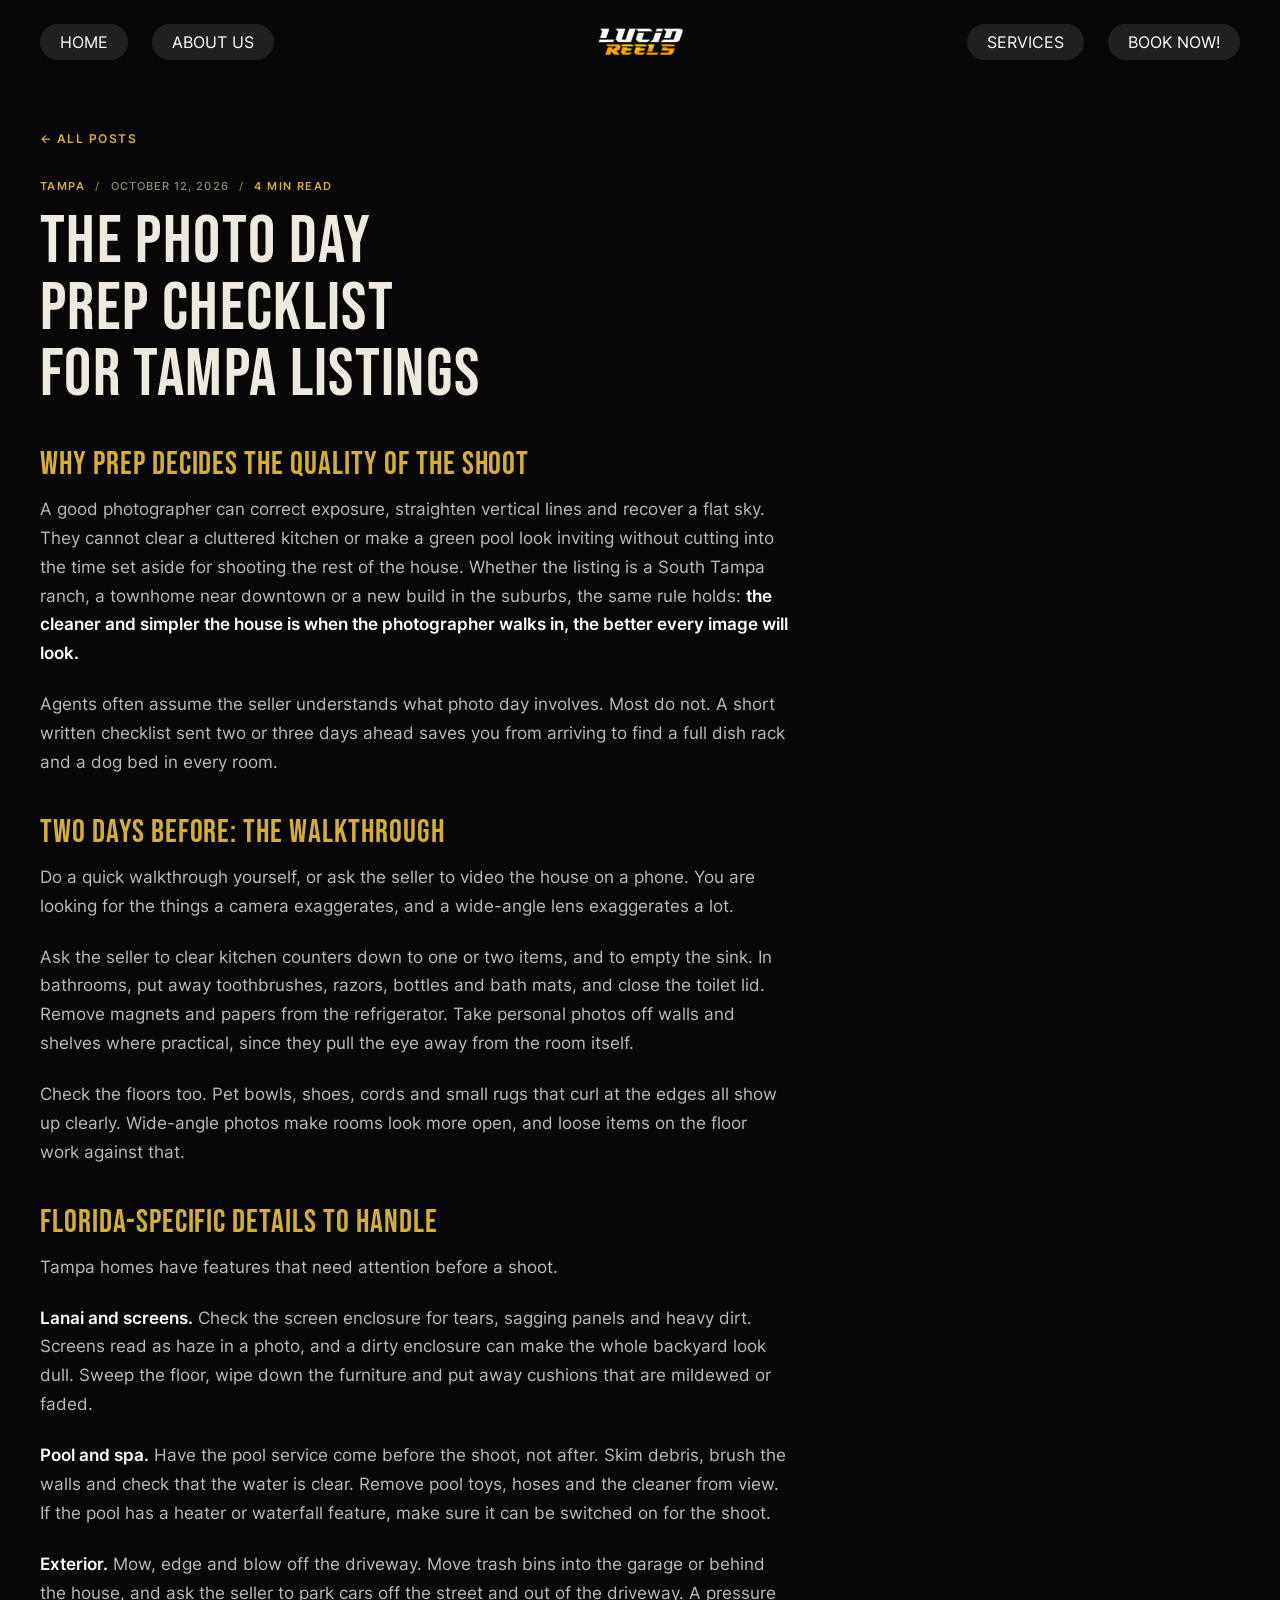
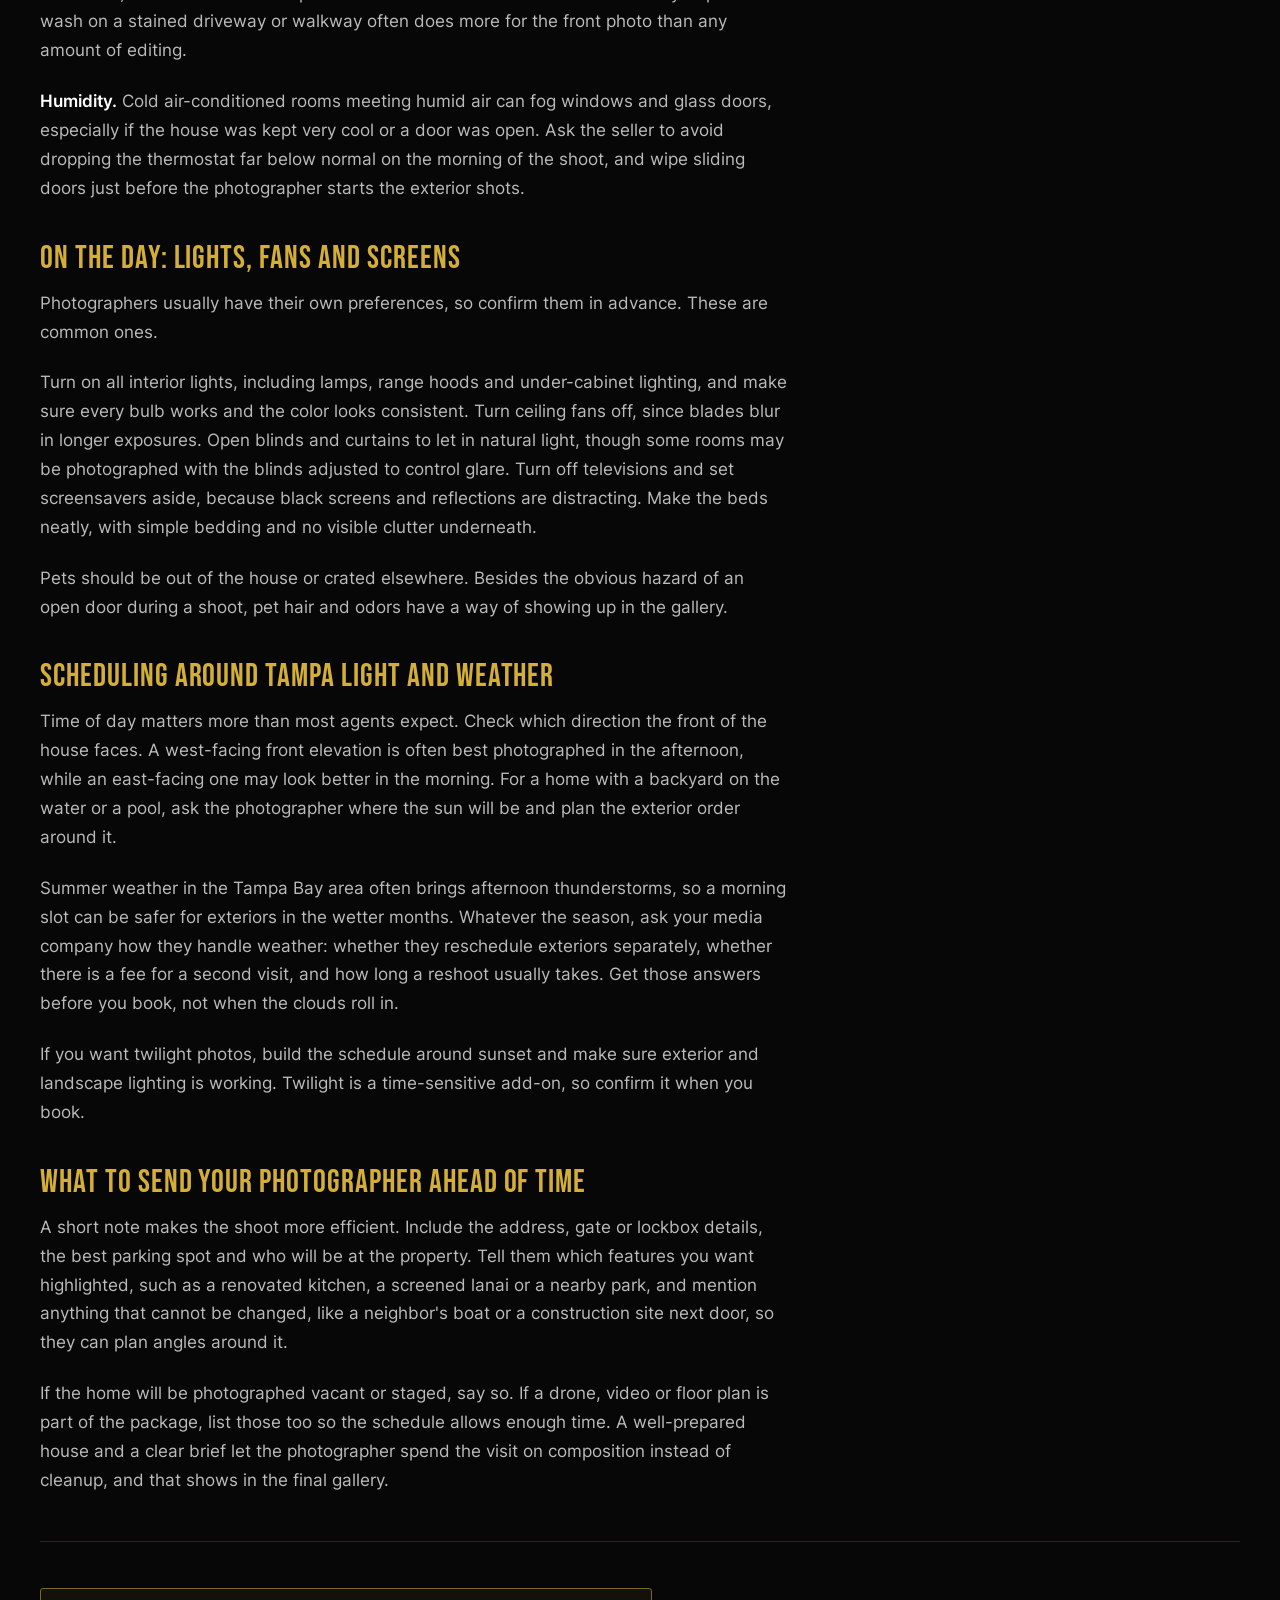
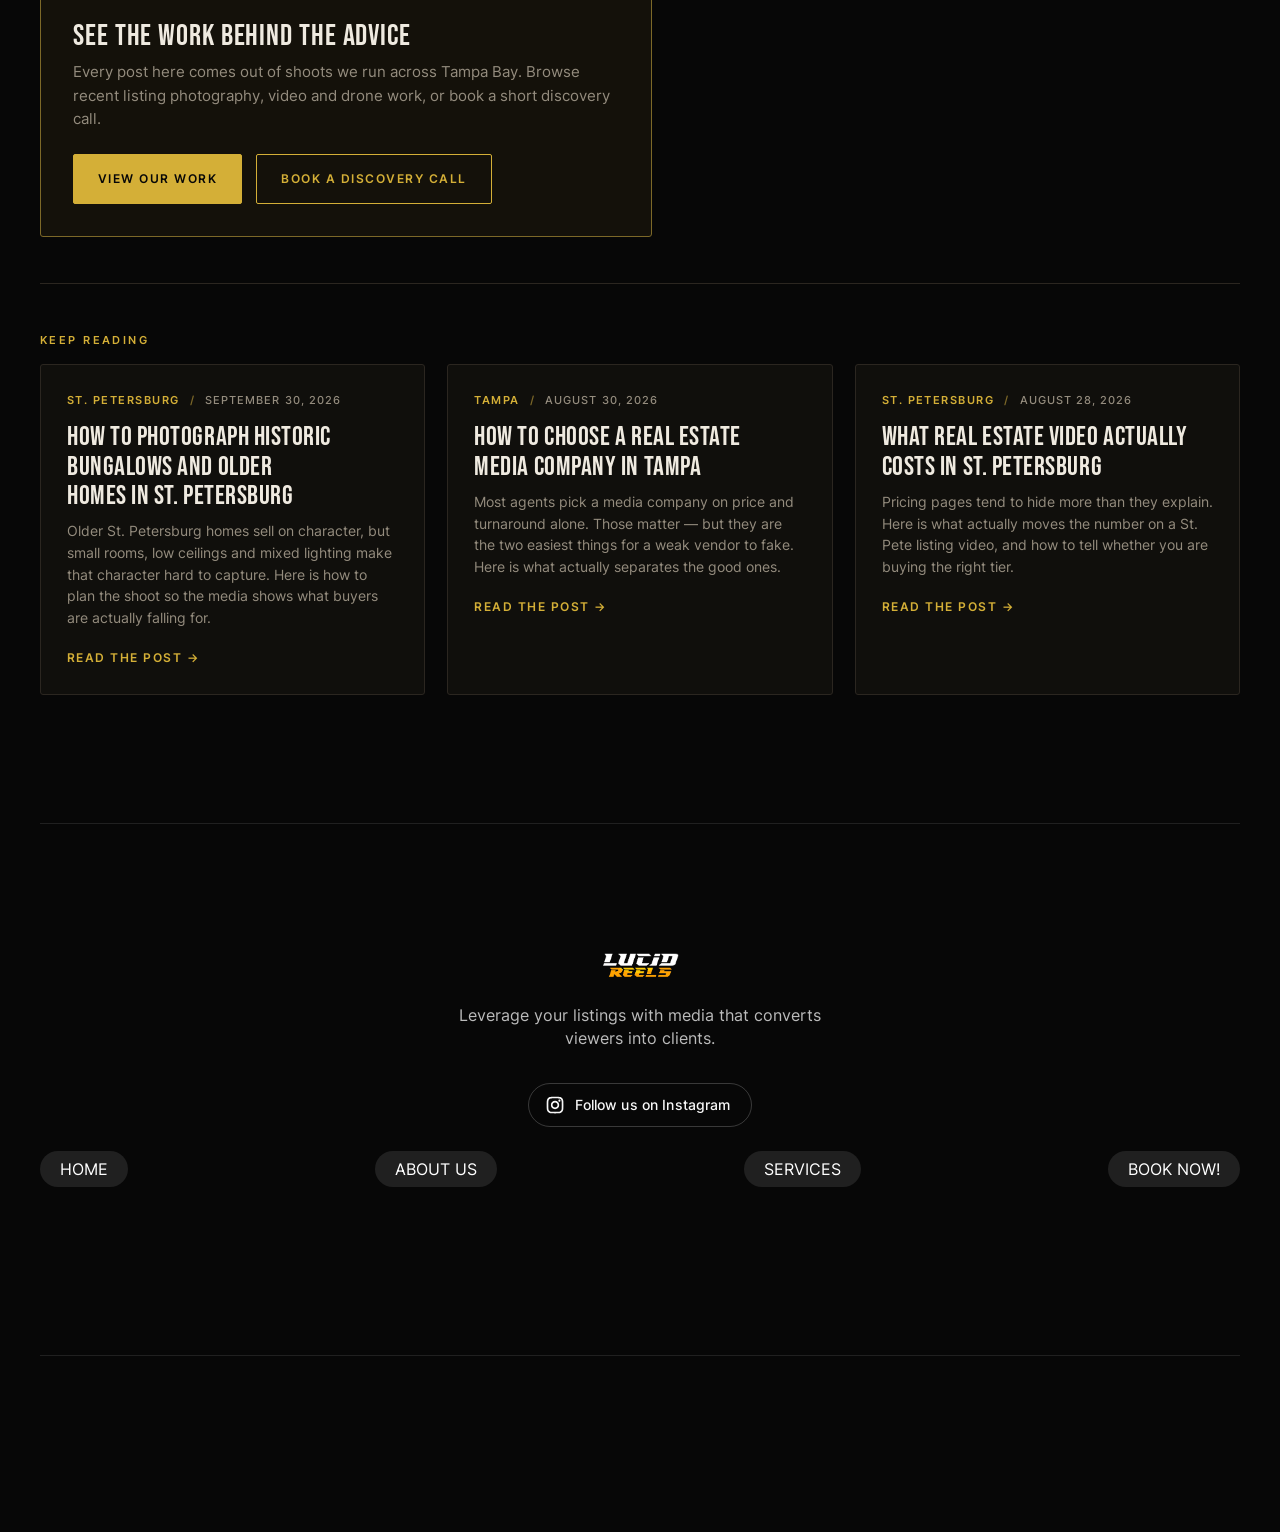
<file: blog/photo-day-prep-checklist-tampa.html>
<!DOCTYPE html>
<html lang="en">
<head>
  <!-- Google tag (gtag.js) -->
<script async src="https://www.googletagmanager.com/gtag/js?id=G-VPYBYR40JL"></script>
<script>
  window.dataLayer = window.dataLayer || [];
  function gtag(){dataLayer.push(arguments);}
  gtag('js', new Date());

  gtag('config', 'G-VPYBYR40JL');
</script>
  <meta charset="utf-8">
  <title>Photo Day Prep Checklist for Tampa Listings</title>
  <meta content="summary_large_image" name="twitter:card">
  <meta content="width=device-width, initial-scale=1" name="viewport">
  <meta content="Webflow" name="generator">
  <link href="../css/normalize.css" rel="stylesheet" type="text/css">
  <link href="../css/webflow.css" rel="stylesheet" type="text/css">
  <link href="../css/lucidreelsmedia.css" rel="stylesheet" type="text/css">
  <link href="../css/blog.css" rel="stylesheet" type="text/css">
  <script type="text/javascript">!function(o,c){var n=c.documentElement,t=" w-mod-";n.className+=t+"js",("ontouchstart"in o||o.DocumentTouch&&c instanceof DocumentTouch)&&(n.className+=t+"touch")}(window,document);</script>
  <link href="../images/favicon.svg" rel="shortcut icon" type="image/x-icon">
  <link href="../images/webclip.svg" rel="apple-touch-icon">

  <style>
  /* hero backdrop - the site's own page-header style (exterior/interior/contact/book pages) */
  .lrm-herobg{position:relative;overflow:clip;}
  .lrm-herobg>.lrm-hero-inner{position:relative;z-index:2;padding-bottom:1rem;}
  .lrm-herobg>.background{z-index:0;opacity:.3;background-image:url('../images/Background.svg');background-position:50%;background-repeat:no-repeat;background-size:cover;position:absolute;inset:0;}
  .lrm-herobg>.header-opacity{z-index:1;background-image:linear-gradient(180deg,rgba(7,7,7,0),#070707);width:100%;height:3rem;position:absolute;inset:auto 0 0;pointer-events:none;}
  .lrm-ghead{text-align:center;padding:5rem 20px 2.5rem;}
  .lrm-ghead h1{font-family:'Bebas Neue',Impact,sans-serif;letter-spacing:.03em;color:#fff;font-size:6vw;line-height:1;margin:0;text-transform:uppercase;}
  .lrm-ghead h1 span{color:#D4AF37;}
  .lrm-ghead p{font-family:'Inter',Arial,sans-serif;color:#c9cdd6;margin:14px 0 0;font-size:15px;letter-spacing:.04em;}
  @media(max-width:767px){.lrm-ghead h1{font-size:12vw;}}
  </style>
  <meta name="description" content="A practical prep checklist for Tampa listing agents: what sellers should fix before photo day, how to handle lanais, pools, humidity and afternoon storms.">
  <link rel="canonical" href="https://lucidreelsmedia.com/blog/photo-day-prep-checklist-tampa">
  <meta property="og:type" content="article">
  <meta property="og:title" content="Photo Day Prep Checklist for Tampa Listings">
  <meta property="og:description" content="A practical prep checklist for Tampa listing agents: what sellers should fix before photo day, how to handle lanais, pools, humidity and afternoon storms.">
  <meta property="og:url" content="https://lucidreelsmedia.com/blog/photo-day-prep-checklist-tampa">
  <script type="application/ld+json">{"@context":"https://schema.org","@type":"BlogPosting","headline":"Photo Day Prep Checklist for Tampa Listings","description":"A practical prep checklist for Tampa listing agents: what sellers should fix before photo day, how to handle lanais, pools, humidity and afternoon storms.","datePublished":"2026-10-12","dateModified":"2026-10-12","author":{"@type":"Organization","name":"Lucid Reels Media"},"publisher":{"@type":"Organization","name":"Lucid Reels Media","url":"https://lucidreelsmedia.com"},"mainEntityOfPage":{"@type":"WebPage","@id":"https://lucidreelsmedia.com/blog/photo-day-prep-checklist-tampa"},"about":{"@type":"Place","name":"Tampa"},"articleSection":"Real Estate Media"}</script>
</head>
<body>
  <div class="page-wrapper">
    <div id="top" data-animation="default" data-collapse="medium" data-duration="0" data-easing="ease" data-easing2="ease" role="banner" class="navbar w-nav">
      <div class="padding-global">
        <div class="container-large">
          <div class="w-layout-grid nav-component-grid">
            <a href="../index.html" id="w-node-_32a340cc-db54-e7ac-40fb-6a617fcec3ed-7fcec3e9" data-w-id="32a340cc-db54-e7ac-40fb-6a617fcec3ed" class="brand-link w-inline-block">
              <div class="logo-wrap"><img loading="lazy" src="../images/logo.svg" alt="Logo - Craflow Webflow Template" class="logo"><img loading="lazy" src="../images/logo.svg" alt="Logo - Craflow Webflow Template" class="alternate-logo"></div>
            </a>
            <nav role="navigation" id="w-node-_32a340cc-db54-e7ac-40fb-6a617fcec3f1-7fcec3e9" class="nav-menu w-nav-menu">
              <div class="background-navbar">
                <div class="nav-square"></div>
              </div>
              <div class="nav-menu-content">
                <div class="left-nav-menu">
                  <div class="nav-link-overflow">
                    <a href="../index.html" data-w-id="32a340cc-db54-e7ac-40fb-6a617fcec3f7" class="nav-link w-inline-block">
                      <div class="nav-link-block">
                        <div class="nav-text">Home</div>
                        <div class="nav-text is-hover">Home</div>
                      </div>
                    </a>
                  </div>
                  <div class="nav-link-overflow">
                    <a href="../about.html" data-w-id="32a340cc-db54-e7ac-40fb-6a617fcec3fe" class="nav-link w-inline-block">
                      <div class="nav-link-block">
                        <div class="nav-text">About Us</div>
                        <div class="nav-text is-hover">About Us</div>
                      </div>
                    </a>
                  </div>
                </div>
                <div class="right-nav-menu">
                  <div class="nav-link-overflow">
                    <a href="../pricing.html" data-w-id="32a340cc-db54-e7ac-40fb-6a617fcec414" class="nav-link w-inline-block">
                      <div class="nav-link-block">
                        <div class="nav-text">Services</div>
                        <div class="nav-text is-hover">Services</div>
                      </div>
                    </a>
                  </div>
                  <div class="nav-link-overflow">
                    <a href="../contact.html" data-w-id="32a340cc-db54-e7ac-40fb-6a617fcec41b" class="nav-link w-inline-block">
                      <div class="nav-link-block">
                        <div class="nav-text">Book Now!</div>
                        <div class="nav-text is-hover">Book Now!</div>
                      </div>
                    </a>
                  </div>
                </div>
              </div>
            </nav>
            <div id="w-node-_32a340cc-db54-e7ac-40fb-6a617fcec421-7fcec3e9" data-w-id="32a340cc-db54-e7ac-40fb-6a617fcec421" class="menu-button w-nav-button">
              <div class="menu-button-block">
                <div class="menu-button-wrap">
                  <div class="menu-line-item">
                    <div class="menu-line top"></div>
                  </div>
                  <div class="menu-line-item">
                    <div class="menu-line bottom"></div>
                  </div>
                </div>
              </div>
            </div>
          </div>
        </div>
      </div>
    </div>
    
    <main class="main-wrapper">
<section class="section-blog"><div class="padding-global"><div class="container-large"><div class="padding-section-large">
<a class="lrmb-back" href="../blog.html">&larr; All posts</a>
<div class="lrmb-meta"><span>Tampa</span><span class="dot">/</span><time datetime="2026-10-12">October 12, 2026</time><span class="dot">/</span><span>4 min read</span></div>
<h1 class="lrmb-title">The Photo Day Prep Checklist for Tampa Listings</h1>
<div class="lrmb-body"><h2>Why prep decides the quality of the shoot</h2>
<p>A good photographer can correct exposure, straighten vertical lines and recover a flat sky. They cannot clear a cluttered kitchen or make a green pool look inviting without cutting into the time set aside for shooting the rest of the house. Whether the listing is a South Tampa ranch, a townhome near downtown or a new build in the suburbs, the same rule holds: <strong>the cleaner and simpler the house is when the photographer walks in, the better every image will look.</strong></p>
<p>Agents often assume the seller understands what photo day involves. Most do not. A short written checklist sent two or three days ahead saves you from arriving to find a full dish rack and a dog bed in every room.</p>
<h2>Two days before: the walkthrough</h2>
<p>Do a quick walkthrough yourself, or ask the seller to video the house on a phone. You are looking for the things a camera exaggerates, and a wide-angle lens exaggerates a lot.</p>
<p>Ask the seller to clear kitchen counters down to one or two items, and to empty the sink. In bathrooms, put away toothbrushes, razors, bottles and bath mats, and close the toilet lid. Remove magnets and papers from the refrigerator. Take personal photos off walls and shelves where practical, since they pull the eye away from the room itself.</p>
<p>Check the floors too. Pet bowls, shoes, cords and small rugs that curl at the edges all show up clearly. Wide-angle photos make rooms look more open, and loose items on the floor work against that.</p>
<h2>Florida-specific details to handle</h2>
<p>Tampa homes have features that need attention before a shoot.</p>
<p><strong>Lanai and screens.</strong> Check the screen enclosure for tears, sagging panels and heavy dirt. Screens read as haze in a photo, and a dirty enclosure can make the whole backyard look dull. Sweep the floor, wipe down the furniture and put away cushions that are mildewed or faded.</p>
<p><strong>Pool and spa.</strong> Have the pool service come before the shoot, not after. Skim debris, brush the walls and check that the water is clear. Remove pool toys, hoses and the cleaner from view. If the pool has a heater or waterfall feature, make sure it can be switched on for the shoot.</p>
<p><strong>Exterior.</strong> Mow, edge and blow off the driveway. Move trash bins into the garage or behind the house, and ask the seller to park cars off the street and out of the driveway. A pressure wash on a stained driveway or walkway often does more for the front photo than any amount of editing.</p>
<p><strong>Humidity.</strong> Cold air-conditioned rooms meeting humid air can fog windows and glass doors, especially if the house was kept very cool or a door was open. Ask the seller to avoid dropping the thermostat far below normal on the morning of the shoot, and wipe sliding doors just before the photographer starts the exterior shots.</p>
<h2>On the day: lights, fans and screens</h2>
<p>Photographers usually have their own preferences, so confirm them in advance. These are common ones.</p>
<p>Turn on all interior lights, including lamps, range hoods and under-cabinet lighting, and make sure every bulb works and the color looks consistent. Turn ceiling fans off, since blades blur in longer exposures. Open blinds and curtains to let in natural light, though some rooms may be photographed with the blinds adjusted to control glare. Turn off televisions and set screensavers aside, because black screens and reflections are distracting. Make the beds neatly, with simple bedding and no visible clutter underneath.</p>
<p>Pets should be out of the house or crated elsewhere. Besides the obvious hazard of an open door during a shoot, pet hair and odors have a way of showing up in the gallery.</p>
<h2>Scheduling around Tampa light and weather</h2>
<p>Time of day matters more than most agents expect. Check which direction the front of the house faces. A west-facing front elevation is often best photographed in the afternoon, while an east-facing one may look better in the morning. For a home with a backyard on the water or a pool, ask the photographer where the sun will be and plan the exterior order around it.</p>
<p>Summer weather in the Tampa Bay area often brings afternoon thunderstorms, so a morning slot can be safer for exteriors in the wetter months. Whatever the season, ask your media company how they handle weather: whether they reschedule exteriors separately, whether there is a fee for a second visit, and how long a reshoot usually takes. Get those answers before you book, not when the clouds roll in.</p>
<p>If you want twilight photos, build the schedule around sunset and make sure exterior and landscape lighting is working. Twilight is a time-sensitive add-on, so confirm it when you book.</p>
<h2>What to send your photographer ahead of time</h2>
<p>A short note makes the shoot more efficient. Include the address, gate or lockbox details, the best parking spot and who will be at the property. Tell them which features you want highlighted, such as a renovated kitchen, a screened lanai or a nearby park, and mention anything that cannot be changed, like a neighbor's boat or a construction site next door, so they can plan angles around it.</p>
<p>If the home will be photographed vacant or staged, say so. If a drone, video or floor plan is part of the package, list those too so the schedule allows enough time. A well-prepared house and a clear brief let the photographer spend the visit on composition instead of cleanup, and that shows in the final gallery.</p></div>
<div class="lrmb-rule"></div>
<div class="lrmb-cta">
  <h3>See the work behind the advice</h3>
  <p>Every post here comes out of shoots we run across Tampa Bay. Browse recent listing photography, video and drone work, or book a short discovery call.</p>
  <div class="lrmb-actions"><a class="lrmb-btn" href="../index.html">View our work</a><a class="lrmb-btn ghost" href="../book-discovery-call.html">Book a discovery call</a></div>
</div>
<div class="lrmb-rule"></div>
<p class="lrmb-eyebrow">Keep reading</p>
<div class="lrmb-grid"><a class="lrmb-card" href="../blog/photographing-historic-bungalows-st-petersburg.html">
<div class="lrmb-meta"><span>St. Petersburg</span><span class="dot">/</span><time datetime="2026-09-30">September 30, 2026</time></div>
<h3>How to Photograph Historic Bungalows and Older Homes in St. Petersburg</h3><p>Older St. Petersburg homes sell on character, but small rooms, low ceilings and mixed lighting make that character hard to capture. Here is how to plan the shoot so the media shows what buyers are actually falling for.</p><div class="lrmb-more">Read the post &rarr;</div></a>
<a class="lrmb-card" href="../blog/how-to-choose-a-real-estate-media-company-in-tampa.html">
<div class="lrmb-meta"><span>Tampa</span><span class="dot">/</span><time datetime="2026-08-30">August 30, 2026</time></div>
<h3>How to Choose a Real Estate Media Company in Tampa</h3><p>Most agents pick a media company on price and turnaround alone. Those matter — but they are the two easiest things for a weak vendor to fake. Here is what actually separates the good ones.</p><div class="lrmb-more">Read the post &rarr;</div></a>
<a class="lrmb-card" href="../blog/real-estate-video-cost-st-petersburg.html">
<div class="lrmb-meta"><span>St. Petersburg</span><span class="dot">/</span><time datetime="2026-08-28">August 28, 2026</time></div>
<h3>What Real Estate Video Actually Costs in St. Petersburg</h3><p>Pricing pages tend to hide more than they explain. Here is what actually moves the number on a St. Pete listing video, and how to tell whether you are buying the right tier.</p><div class="lrmb-more">Read the post &rarr;</div></a></div></div></div></div></section>
    </main>
    <footer class="footer">
      <div class="padding-global">
        <div class="container-large">
          <div class="dividing-line"></div>
          <div class="footer-padding">
            <div class="footer-top-content">
              <a href="../index.html" class="footer-link w-inline-block"><img src="../images/brand-mark.svg" loading="lazy" alt="Brand Mark - LucidReelsMedia" class="footer-logo"></a>
              <div class="footer-description-wrap">
                <div class="text-size-regular text-align-center">Leverage your listings with media that converts viewers into clients.</div>
              </div>
              <div class="footer-social-media">
              <div class="intro-contact-wrap">
                <div class="social-media-wrapper">
                  <a data-w-id="d02f4b07-c966-2f0b-1c24-7d46a6be998c" href="https://www.instagram.com/lucid_reels_media?igsh=Y2l6MXloYnpldDli&utm_source=qr" target="_blank" aria-label="Follow Lucid Reels Media on Instagram" class="social-link has-label w-inline-block">
                    <div class="social-icon-wrap">
                      <div class="social-icon w-embed"><svg xmlns="http://www.w3.org/2000/svg" viewbox="0 0 24 24" fill="currentColor">
                          <path d="M12.001 9C10.3436 9 9.00098 10.3431 9.00098 12C9.00098 13.6573 10.3441 15 12.001 15C13.6583 15 15.001 13.6569 15.001 12C15.001 10.3427 13.6579 9 12.001 9ZM12.001 7C14.7614 7 17.001 9.2371 17.001 12C17.001 14.7605 14.7639 17 12.001 17C9.24051 17 7.00098 14.7629 7.00098 12C7.00098 9.23953 9.23808 7 12.001 7ZM18.501 6.74915C18.501 7.43926 17.9402 7.99917 17.251 7.99917C16.5609 7.99917 16.001 7.4384 16.001 6.74915C16.001 6.0599 16.5617 5.5 17.251 5.5C17.9393 5.49913 18.501 6.0599 18.501 6.74915ZM12.001 4C9.5265 4 9.12318 4.00655 7.97227 4.0578C7.18815 4.09461 6.66253 4.20007 6.17416 4.38967C5.74016 4.55799 5.42709 4.75898 5.09352 5.09255C4.75867 5.4274 4.55804 5.73963 4.3904 6.17383C4.20036 6.66332 4.09493 7.18811 4.05878 7.97115C4.00703 9.0752 4.00098 9.46105 4.00098 12C4.00098 14.4745 4.00753 14.8778 4.05877 16.0286C4.0956 16.8124 4.2012 17.3388 4.39034 17.826C4.5591 18.2606 4.7605 18.5744 5.09246 18.9064C5.42863 19.2421 5.74179 19.4434 6.17187 19.6094C6.66619 19.8005 7.19148 19.9061 7.97212 19.9422C9.07618 19.9939 9.46203 20 12.001 20C14.4755 20 14.8788 19.9934 16.0296 19.9422C16.8117 19.9055 17.3385 19.7996 17.827 19.6106C18.2604 19.4423 18.5752 19.2402 18.9074 18.9085C19.2436 18.5718 19.4445 18.2594 19.6107 17.8283C19.8013 17.3358 19.9071 16.8098 19.9432 16.0289C19.9949 14.9248 20.001 14.5389 20.001 12C20.001 9.52552 19.9944 9.12221 19.9432 7.97137C19.9064 7.18906 19.8005 6.66149 19.6113 6.17318C19.4434 5.74038 19.2417 5.42635 18.9084 5.09255C18.573 4.75715 18.2616 4.55693 17.8271 4.38942C17.338 4.19954 16.8124 4.09396 16.0298 4.05781C14.9258 4.00605 14.5399 4 12.001 4ZM12.001 2C14.7176 2 15.0568 2.01 16.1235 2.06C17.1876 2.10917 17.9135 2.2775 18.551 2.525C19.2101 2.77917 19.7668 3.1225 20.3226 3.67833C20.8776 4.23417 21.221 4.7925 21.476 5.45C21.7226 6.08667 21.891 6.81333 21.941 7.8775C21.9885 8.94417 22.001 9.28333 22.001 12C22.001 14.7167 21.991 15.0558 21.941 16.1225C21.8918 17.1867 21.7226 17.9125 21.476 18.55C21.2218 19.2092 20.8776 19.7658 20.3226 20.3217C19.7668 20.8767 19.2076 21.22 18.551 21.475C17.9135 21.7217 17.1876 21.89 16.1235 21.94C15.0568 21.9875 14.7176 22 12.001 22C9.28431 22 8.94514 21.99 7.87848 21.94C6.81431 21.8908 6.08931 21.7217 5.45098 21.475C4.79264 21.2208 4.23514 20.8767 3.67931 20.3217C3.12348 19.7658 2.78098 19.2067 2.52598 18.55C2.27848 17.9125 2.11098 17.1867 2.06098 16.1225C2.01348 15.0558 2.00098 14.7167 2.00098 12C2.00098 9.28333 2.01098 8.94417 2.06098 7.8775C2.11014 6.8125 2.27848 6.0875 2.52598 5.45C2.78014 4.79167 3.12348 4.23417 3.67931 3.67833C4.23514 3.1225 4.79348 2.78 5.45098 2.525C6.08848 2.2775 6.81348 2.11 7.87848 2.06C8.94514 2.0125 9.28431 2 12.001 2Z"></path>
                        </svg></div>
                      <div class="social-icon w-embed"><svg xmlns="http://www.w3.org/2000/svg" viewbox="0 0 24 24" fill="currentColor">
                          <path d="M12.001 9C10.3436 9 9.00098 10.3431 9.00098 12C9.00098 13.6573 10.3441 15 12.001 15C13.6583 15 15.001 13.6569 15.001 12C15.001 10.3427 13.6579 9 12.001 9ZM12.001 7C14.7614 7 17.001 9.2371 17.001 12C17.001 14.7605 14.7639 17 12.001 17C9.24051 17 7.00098 14.7629 7.00098 12C7.00098 9.23953 9.23808 7 12.001 7ZM18.501 6.74915C18.501 7.43926 17.9402 7.99917 17.251 7.99917C16.5609 7.99917 16.001 7.4384 16.001 6.74915C16.001 6.0599 16.5617 5.5 17.251 5.5C17.9393 5.49913 18.501 6.0599 18.501 6.74915ZM12.001 4C9.5265 4 9.12318 4.00655 7.97227 4.0578C7.18815 4.09461 6.66253 4.20007 6.17416 4.38967C5.74016 4.55799 5.42709 4.75898 5.09352 5.09255C4.75867 5.4274 4.55804 5.73963 4.3904 6.17383C4.20036 6.66332 4.09493 7.18811 4.05878 7.97115C4.00703 9.0752 4.00098 9.46105 4.00098 12C4.00098 14.4745 4.00753 14.8778 4.05877 16.0286C4.0956 16.8124 4.2012 17.3388 4.39034 17.826C4.5591 18.2606 4.7605 18.5744 5.09246 18.9064C5.42863 19.2421 5.74179 19.4434 6.17187 19.6094C6.66619 19.8005 7.19148 19.9061 7.97212 19.9422C9.07618 19.9939 9.46203 20 12.001 20C14.4755 20 14.8788 19.9934 16.0296 19.9422C16.8117 19.9055 17.3385 19.7996 17.827 19.6106C18.2604 19.4423 18.5752 19.2402 18.9074 18.9085C19.2436 18.5718 19.4445 18.2594 19.6107 17.8283C19.8013 17.3358 19.9071 16.8098 19.9432 16.0289C19.9949 14.9248 20.001 14.5389 20.001 12C20.001 9.52552 19.9944 9.12221 19.9432 7.97137C19.9064 7.18906 19.8005 6.66149 19.6113 6.17318C19.4434 5.74038 19.2417 5.42635 18.9084 5.09255C18.573 4.75715 18.2616 4.55693 17.8271 4.38942C17.338 4.19954 16.8124 4.09396 16.0298 4.05781C14.9258 4.00605 14.5399 4 12.001 4ZM12.001 2C14.7176 2 15.0568 2.01 16.1235 2.06C17.1876 2.10917 17.9135 2.2775 18.551 2.525C19.2101 2.77917 19.7668 3.1225 20.3226 3.67833C20.8776 4.23417 21.221 4.7925 21.476 5.45C21.7226 6.08667 21.891 6.81333 21.941 7.8775C21.9885 8.94417 22.001 9.28333 22.001 12C22.001 14.7167 21.991 15.0558 21.941 16.1225C21.8918 17.1867 21.7226 17.9125 21.476 18.55C21.2218 19.2092 20.8776 19.7658 20.3226 20.3217C19.7668 20.8767 19.2076 21.22 18.551 21.475C17.9135 21.7217 17.1876 21.89 16.1235 21.94C15.0568 21.9875 14.7176 22 12.001 22C9.28431 22 8.94514 21.99 7.87848 21.94C6.81431 21.8908 6.08931 21.7217 5.45098 21.475C4.79264 21.2208 4.23514 20.8767 3.67931 20.3217C3.12348 19.7658 2.78098 19.2067 2.52598 18.55C2.27848 17.9125 2.11098 17.1867 2.06098 16.1225C2.01348 15.0558 2.00098 14.7167 2.00098 12C2.00098 9.28333 2.01098 8.94417 2.06098 7.8775C2.11014 6.8125 2.27848 6.0875 2.52598 5.45C2.78014 4.79167 3.12348 4.23417 3.67931 3.67833C4.23514 3.1225 4.79348 2.78 5.45098 2.525C6.08848 2.2775 6.81348 2.11 7.87848 2.06C8.94514 2.0125 9.28431 2 12.001 2Z"></path>
                        </svg></div>
                    </div>
                  
                    <div class="social-label">Follow us on Instagram</div>
                  </a>
                </div>
              </div>
            </div>
            <div class="footer-menu-wrapper">
              <a href="../index.html" data-w-id="5db47c9a-b574-23de-7915-600dabe1f39b" class="menu-link w-inline-block">
                <div class="nav-link-block">
                  <div class="nav-text">Home</div>
                  <div class="nav-text is-hover">Home</div>
                </div>
              </a>
              <a href="../about.html" data-w-id="5db47c9a-b574-23de-7915-600dabe1f3a1" class="menu-link w-inline-block">
                <div class="nav-link-block">
                  <div class="nav-text">About Us</div>
                  <div class="nav-text is-hover">About Us</div>
                </div>
              </a>
              <a href="../pricing.html" data-w-id="5db47c9a-b574-23de-7915-600dabe1f3a7" class="menu-link w-inline-block">
                <div class="nav-link-block">
                  <div class="nav-text">Services</div>
                  <div class="nav-text is-hover">Services</div>
                </div>
              </a>
              <a href="../contact.html" data-w-id="5db47c9a-b574-23de-7915-600dabe1f3ad" class="menu-link w-inline-block">
                <div class="nav-link-block">
                  <div class="nav-text">Book Now!</div>
                  <div class="nav-text is-hover">Book Now!</div>
                </div>
              </a>
            </div>
            <div class="w-layout-grid footer-grid">
              <div id="w-node-_5db47c9a-b574-23de-7915-600dabe1f3b4-abe1f38d" class="footer-content-block">
                
              </div>
            </div>
          </div>
        </div>
      </div>
    </footer>
  </div>
  <script src="https://d3e54v103j8qbb.cloudfront.net/js/jquery-3.5.1.min.dc5e7f18c8.js?site=6920ff19a6c7a05921ba8324" type="text/javascript" integrity="sha256-9/aliU8dGd2tb6OSsuzixeV4y/faTqgFtohetphbbj0=" crossorigin="anonymous"></script>
  <script src="../js/webflow.js" type="text/javascript"></script>
<style>
.lrm-cta{height:auto !important;}
.lrm-cta .cta-container{height:auto;position:static;padding:8rem 0;}
.lrm-cta .cta-content{opacity:0;transform:translateY(30px);transition:opacity .8s ease,transform .8s ease;}
.lrm-cta.lrm-visible .cta-content{opacity:1;transform:translateY(0);}
</style>
<script>
(function(){
  var cta=document.querySelector('.lrm-cta');
  if(!cta) return;
  new IntersectionObserver(function(es,o){
    es.forEach(function(e){ if(e.isIntersecting){ cta.classList.add('lrm-visible'); o.disconnect(); } });
  },{threshold:0.3}).observe(cta);
})();
</script>
<style>
.lrm-pop{transform-origin:50% 100%;transform-style:preserve-3d;animation:lrmPop 1s cubic-bezier(.23,1,.32,1) .2s both;}
@keyframes lrmPop{from{transform:translate3d(0,110%,0) rotateX(45deg);}to{transform:translate3d(0,0,0) rotateX(-10deg);}}
</style>
</body>
</html>
</file>
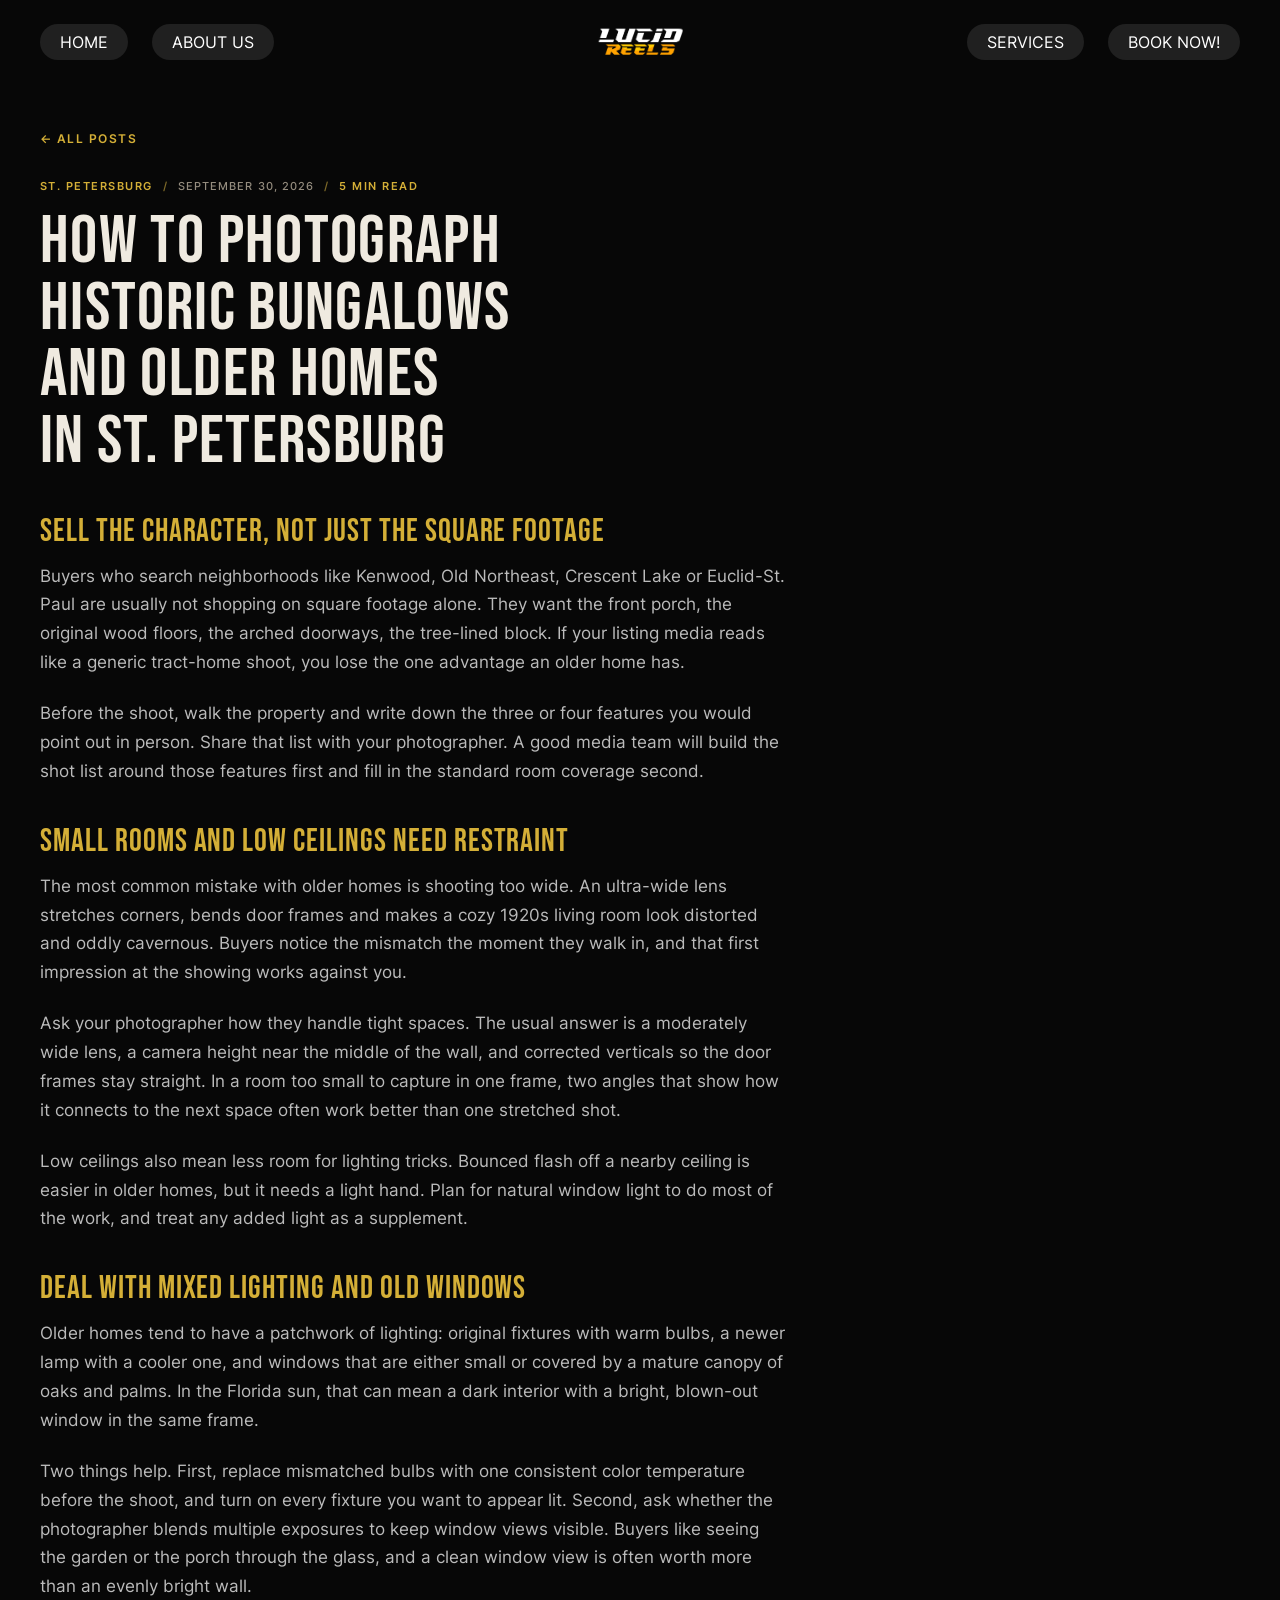
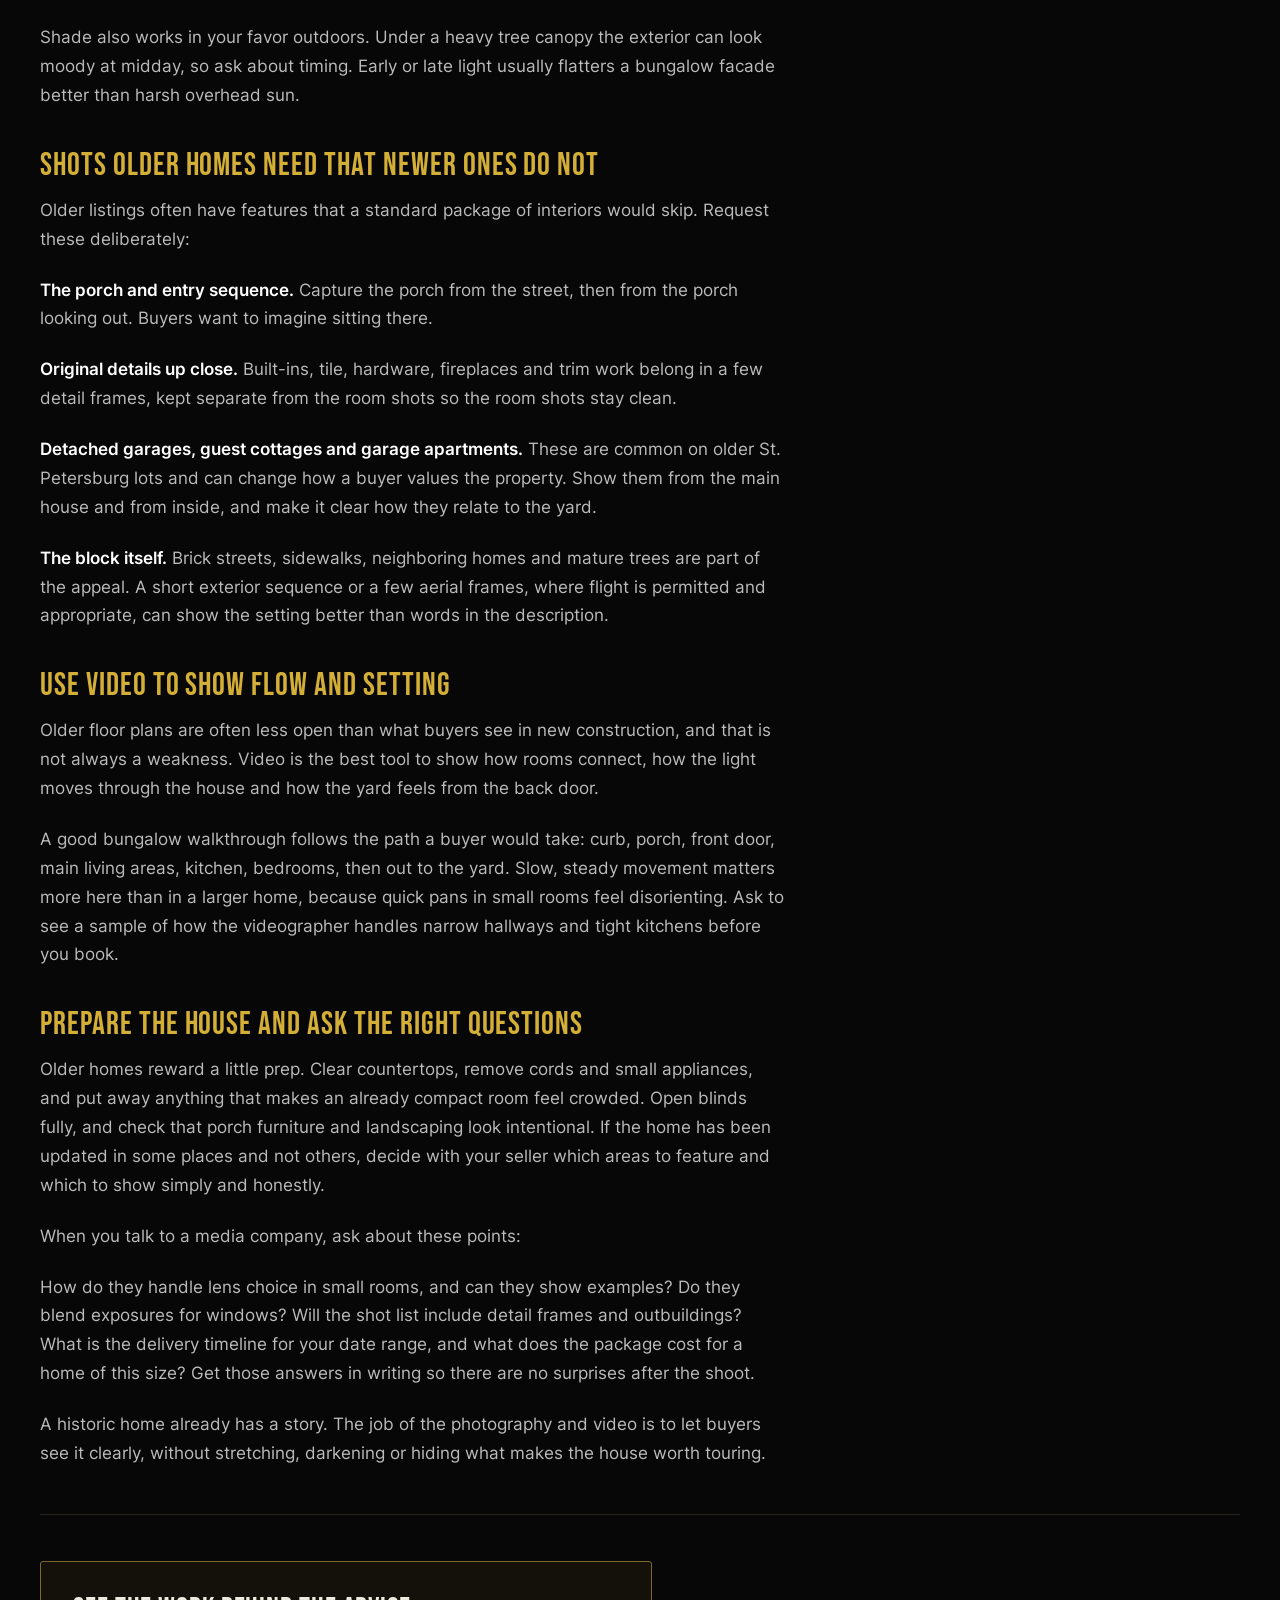
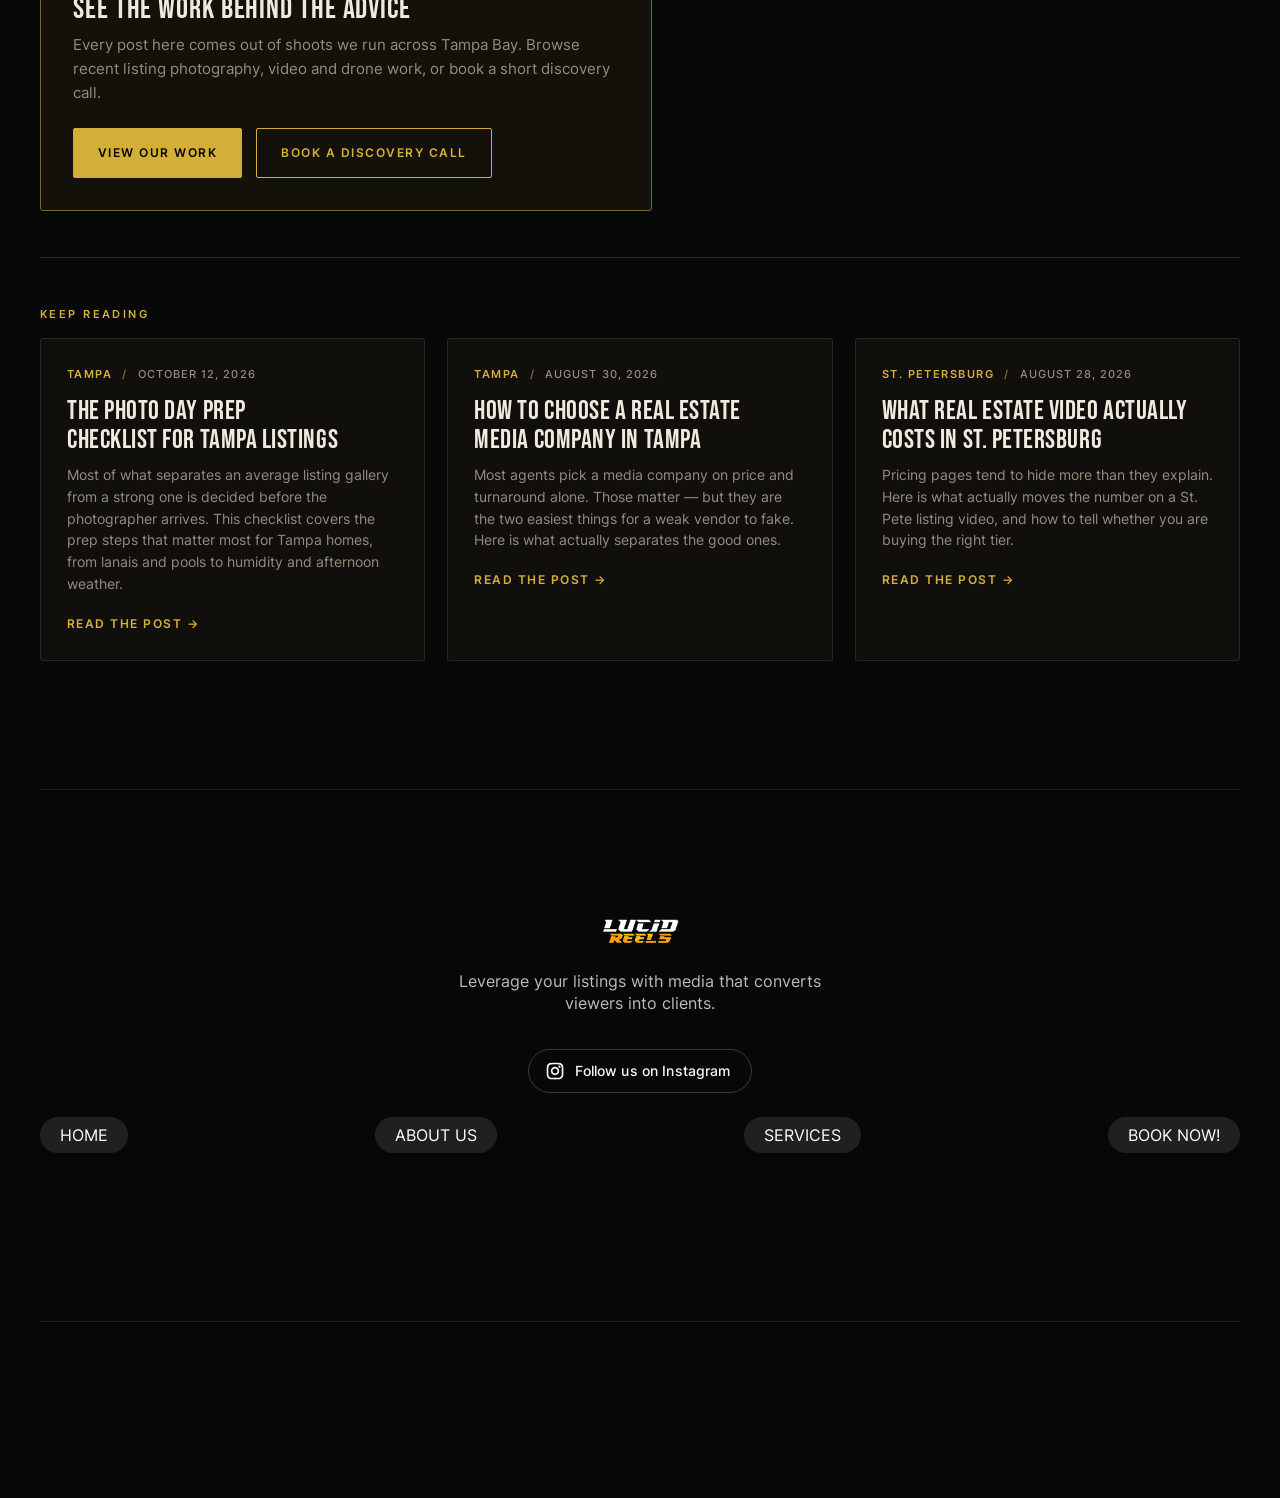
<file: blog/photographing-historic-bungalows-st-petersburg.html>
<!DOCTYPE html>
<html lang="en">
<head>
  <!-- Google tag (gtag.js) -->
<script async src="https://www.googletagmanager.com/gtag/js?id=G-VPYBYR40JL"></script>
<script>
  window.dataLayer = window.dataLayer || [];
  function gtag(){dataLayer.push(arguments);}
  gtag('js', new Date());

  gtag('config', 'G-VPYBYR40JL');
</script>
  <meta charset="utf-8">
  <title>Photographing Historic Bungalows in St. Petersburg</title>
  <meta content="summary_large_image" name="twitter:card">
  <meta content="width=device-width, initial-scale=1" name="viewport">
  <meta content="Webflow" name="generator">
  <link href="../css/normalize.css" rel="stylesheet" type="text/css">
  <link href="../css/webflow.css" rel="stylesheet" type="text/css">
  <link href="../css/lucidreelsmedia.css" rel="stylesheet" type="text/css">
  <link href="../css/blog.css" rel="stylesheet" type="text/css">
  <script type="text/javascript">!function(o,c){var n=c.documentElement,t=" w-mod-";n.className+=t+"js",("ontouchstart"in o||o.DocumentTouch&&c instanceof DocumentTouch)&&(n.className+=t+"touch")}(window,document);</script>
  <link href="../images/favicon.svg" rel="shortcut icon" type="image/x-icon">
  <link href="../images/webclip.svg" rel="apple-touch-icon">

  <style>
  /* hero backdrop - the site's own page-header style (exterior/interior/contact/book pages) */
  .lrm-herobg{position:relative;overflow:clip;}
  .lrm-herobg>.lrm-hero-inner{position:relative;z-index:2;padding-bottom:1rem;}
  .lrm-herobg>.background{z-index:0;opacity:.3;background-image:url('../images/Background.svg');background-position:50%;background-repeat:no-repeat;background-size:cover;position:absolute;inset:0;}
  .lrm-herobg>.header-opacity{z-index:1;background-image:linear-gradient(180deg,rgba(7,7,7,0),#070707);width:100%;height:3rem;position:absolute;inset:auto 0 0;pointer-events:none;}
  .lrm-ghead{text-align:center;padding:5rem 20px 2.5rem;}
  .lrm-ghead h1{font-family:'Bebas Neue',Impact,sans-serif;letter-spacing:.03em;color:#fff;font-size:6vw;line-height:1;margin:0;text-transform:uppercase;}
  .lrm-ghead h1 span{color:#D4AF37;}
  .lrm-ghead p{font-family:'Inter',Arial,sans-serif;color:#c9cdd6;margin:14px 0 0;font-size:15px;letter-spacing:.04em;}
  @media(max-width:767px){.lrm-ghead h1{font-size:12vw;}}
  </style>
  <meta name="description" content="How to market St. Petersburg's historic bungalows and older homes with photo and video that show character, light and flow in small rooms.">
  <link rel="canonical" href="https://lucidreelsmedia.com/blog/photographing-historic-bungalows-st-petersburg">
  <meta property="og:type" content="article">
  <meta property="og:title" content="Photographing Historic Bungalows in St. Petersburg">
  <meta property="og:description" content="How to market St. Petersburg's historic bungalows and older homes with photo and video that show character, light and flow in small rooms.">
  <meta property="og:url" content="https://lucidreelsmedia.com/blog/photographing-historic-bungalows-st-petersburg">
  <script type="application/ld+json">{"@context":"https://schema.org","@type":"BlogPosting","headline":"Photographing Historic Bungalows in St. Petersburg","description":"How to market St. Petersburg's historic bungalows and older homes with photo and video that show character, light and flow in small rooms.","datePublished":"2026-09-30","dateModified":"2026-09-30","author":{"@type":"Organization","name":"Lucid Reels Media"},"publisher":{"@type":"Organization","name":"Lucid Reels Media","url":"https://lucidreelsmedia.com"},"mainEntityOfPage":{"@type":"WebPage","@id":"https://lucidreelsmedia.com/blog/photographing-historic-bungalows-st-petersburg"},"about":{"@type":"Place","name":"St. Petersburg"},"articleSection":"Real Estate Media"}</script>
</head>
<body>
  <div class="page-wrapper">
    <div id="top" data-animation="default" data-collapse="medium" data-duration="0" data-easing="ease" data-easing2="ease" role="banner" class="navbar w-nav">
      <div class="padding-global">
        <div class="container-large">
          <div class="w-layout-grid nav-component-grid">
            <a href="../index.html" id="w-node-_32a340cc-db54-e7ac-40fb-6a617fcec3ed-7fcec3e9" data-w-id="32a340cc-db54-e7ac-40fb-6a617fcec3ed" class="brand-link w-inline-block">
              <div class="logo-wrap"><img loading="lazy" src="../images/logo.svg" alt="Logo - Craflow Webflow Template" class="logo"><img loading="lazy" src="../images/logo.svg" alt="Logo - Craflow Webflow Template" class="alternate-logo"></div>
            </a>
            <nav role="navigation" id="w-node-_32a340cc-db54-e7ac-40fb-6a617fcec3f1-7fcec3e9" class="nav-menu w-nav-menu">
              <div class="background-navbar">
                <div class="nav-square"></div>
              </div>
              <div class="nav-menu-content">
                <div class="left-nav-menu">
                  <div class="nav-link-overflow">
                    <a href="../index.html" data-w-id="32a340cc-db54-e7ac-40fb-6a617fcec3f7" class="nav-link w-inline-block">
                      <div class="nav-link-block">
                        <div class="nav-text">Home</div>
                        <div class="nav-text is-hover">Home</div>
                      </div>
                    </a>
                  </div>
                  <div class="nav-link-overflow">
                    <a href="../about.html" data-w-id="32a340cc-db54-e7ac-40fb-6a617fcec3fe" class="nav-link w-inline-block">
                      <div class="nav-link-block">
                        <div class="nav-text">About Us</div>
                        <div class="nav-text is-hover">About Us</div>
                      </div>
                    </a>
                  </div>
                </div>
                <div class="right-nav-menu">
                  <div class="nav-link-overflow">
                    <a href="../pricing.html" data-w-id="32a340cc-db54-e7ac-40fb-6a617fcec414" class="nav-link w-inline-block">
                      <div class="nav-link-block">
                        <div class="nav-text">Services</div>
                        <div class="nav-text is-hover">Services</div>
                      </div>
                    </a>
                  </div>
                  <div class="nav-link-overflow">
                    <a href="../contact.html" data-w-id="32a340cc-db54-e7ac-40fb-6a617fcec41b" class="nav-link w-inline-block">
                      <div class="nav-link-block">
                        <div class="nav-text">Book Now!</div>
                        <div class="nav-text is-hover">Book Now!</div>
                      </div>
                    </a>
                  </div>
                </div>
              </div>
            </nav>
            <div id="w-node-_32a340cc-db54-e7ac-40fb-6a617fcec421-7fcec3e9" data-w-id="32a340cc-db54-e7ac-40fb-6a617fcec421" class="menu-button w-nav-button">
              <div class="menu-button-block">
                <div class="menu-button-wrap">
                  <div class="menu-line-item">
                    <div class="menu-line top"></div>
                  </div>
                  <div class="menu-line-item">
                    <div class="menu-line bottom"></div>
                  </div>
                </div>
              </div>
            </div>
          </div>
        </div>
      </div>
    </div>
    
    <main class="main-wrapper">
<section class="section-blog"><div class="padding-global"><div class="container-large"><div class="padding-section-large">
<a class="lrmb-back" href="../blog.html">&larr; All posts</a>
<div class="lrmb-meta"><span>St. Petersburg</span><span class="dot">/</span><time datetime="2026-09-30">September 30, 2026</time><span class="dot">/</span><span>5 min read</span></div>
<h1 class="lrmb-title">How to Photograph Historic Bungalows and Older Homes in St. Petersburg</h1>
<div class="lrmb-body"><h2>Sell the character, not just the square footage</h2>
<p>Buyers who search neighborhoods like Kenwood, Old Northeast, Crescent Lake or Euclid-St. Paul are usually not shopping on square footage alone. They want the front porch, the original wood floors, the arched doorways, the tree-lined block. If your listing media reads like a generic tract-home shoot, you lose the one advantage an older home has.</p>
<p>Before the shoot, walk the property and write down the three or four features you would point out in person. Share that list with your photographer. A good media team will build the shot list around those features first and fill in the standard room coverage second.</p>
<h2>Small rooms and low ceilings need restraint</h2>
<p>The most common mistake with older homes is shooting too wide. An ultra-wide lens stretches corners, bends door frames and makes a cozy 1920s living room look distorted and oddly cavernous. Buyers notice the mismatch the moment they walk in, and that first impression at the showing works against you.</p>
<p>Ask your photographer how they handle tight spaces. The usual answer is a moderately wide lens, a camera height near the middle of the wall, and corrected verticals so the door frames stay straight. In a room too small to capture in one frame, two angles that show how it connects to the next space often work better than one stretched shot.</p>
<p>Low ceilings also mean less room for lighting tricks. Bounced flash off a nearby ceiling is easier in older homes, but it needs a light hand. Plan for natural window light to do most of the work, and treat any added light as a supplement.</p>
<h2>Deal with mixed lighting and old windows</h2>
<p>Older homes tend to have a patchwork of lighting: original fixtures with warm bulbs, a newer lamp with a cooler one, and windows that are either small or covered by a mature canopy of oaks and palms. In the Florida sun, that can mean a dark interior with a bright, blown-out window in the same frame.</p>
<p>Two things help. First, replace mismatched bulbs with one consistent color temperature before the shoot, and turn on every fixture you want to appear lit. Second, ask whether the photographer blends multiple exposures to keep window views visible. Buyers like seeing the garden or the porch through the glass, and a clean window view is often worth more than an evenly bright wall.</p>
<p>Shade also works in your favor outdoors. Under a heavy tree canopy the exterior can look moody at midday, so ask about timing. Early or late light usually flatters a bungalow facade better than harsh overhead sun.</p>
<h2>Shots older homes need that newer ones do not</h2>
<p>Older listings often have features that a standard package of interiors would skip. Request these deliberately:</p>
<p><strong>The porch and entry sequence.</strong> Capture the porch from the street, then from the porch looking out. Buyers want to imagine sitting there.</p>
<p><strong>Original details up close.</strong> Built-ins, tile, hardware, fireplaces and trim work belong in a few detail frames, kept separate from the room shots so the room shots stay clean.</p>
<p><strong>Detached garages, guest cottages and garage apartments.</strong> These are common on older St. Petersburg lots and can change how a buyer values the property. Show them from the main house and from inside, and make it clear how they relate to the yard.</p>
<p><strong>The block itself.</strong> Brick streets, sidewalks, neighboring homes and mature trees are part of the appeal. A short exterior sequence or a few aerial frames, where flight is permitted and appropriate, can show the setting better than words in the description.</p>
<h2>Use video to show flow and setting</h2>
<p>Older floor plans are often less open than what buyers see in new construction, and that is not always a weakness. Video is the best tool to show how rooms connect, how the light moves through the house and how the yard feels from the back door.</p>
<p>A good bungalow walkthrough follows the path a buyer would take: curb, porch, front door, main living areas, kitchen, bedrooms, then out to the yard. Slow, steady movement matters more here than in a larger home, because quick pans in small rooms feel disorienting. Ask to see a sample of how the videographer handles narrow hallways and tight kitchens before you book.</p>
<h2>Prepare the house and ask the right questions</h2>
<p>Older homes reward a little prep. Clear countertops, remove cords and small appliances, and put away anything that makes an already compact room feel crowded. Open blinds fully, and check that porch furniture and landscaping look intentional. If the home has been updated in some places and not others, decide with your seller which areas to feature and which to show simply and honestly.</p>
<p>When you talk to a media company, ask about these points:</p>
<p>How do they handle lens choice in small rooms, and can they show examples? Do they blend exposures for windows? Will the shot list include detail frames and outbuildings? What is the delivery timeline for your date range, and what does the package cost for a home of this size? Get those answers in writing so there are no surprises after the shoot.</p>
<p>A historic home already has a story. The job of the photography and video is to let buyers see it clearly, without stretching, darkening or hiding what makes the house worth touring.</p></div>
<div class="lrmb-rule"></div>
<div class="lrmb-cta">
  <h3>See the work behind the advice</h3>
  <p>Every post here comes out of shoots we run across Tampa Bay. Browse recent listing photography, video and drone work, or book a short discovery call.</p>
  <div class="lrmb-actions"><a class="lrmb-btn" href="../index.html">View our work</a><a class="lrmb-btn ghost" href="../book-discovery-call.html">Book a discovery call</a></div>
</div>
<div class="lrmb-rule"></div>
<p class="lrmb-eyebrow">Keep reading</p>
<div class="lrmb-grid"><a class="lrmb-card" href="../blog/photo-day-prep-checklist-tampa.html">
<div class="lrmb-meta"><span>Tampa</span><span class="dot">/</span><time datetime="2026-10-12">October 12, 2026</time></div>
<h3>The Photo Day Prep Checklist for Tampa Listings</h3><p>Most of what separates an average listing gallery from a strong one is decided before the photographer arrives. This checklist covers the prep steps that matter most for Tampa homes, from lanais and pools to humidity and afternoon weather.</p><div class="lrmb-more">Read the post &rarr;</div></a>
<a class="lrmb-card" href="../blog/how-to-choose-a-real-estate-media-company-in-tampa.html">
<div class="lrmb-meta"><span>Tampa</span><span class="dot">/</span><time datetime="2026-08-30">August 30, 2026</time></div>
<h3>How to Choose a Real Estate Media Company in Tampa</h3><p>Most agents pick a media company on price and turnaround alone. Those matter — but they are the two easiest things for a weak vendor to fake. Here is what actually separates the good ones.</p><div class="lrmb-more">Read the post &rarr;</div></a>
<a class="lrmb-card" href="../blog/real-estate-video-cost-st-petersburg.html">
<div class="lrmb-meta"><span>St. Petersburg</span><span class="dot">/</span><time datetime="2026-08-28">August 28, 2026</time></div>
<h3>What Real Estate Video Actually Costs in St. Petersburg</h3><p>Pricing pages tend to hide more than they explain. Here is what actually moves the number on a St. Pete listing video, and how to tell whether you are buying the right tier.</p><div class="lrmb-more">Read the post &rarr;</div></a></div></div></div></div></section>
    </main>
    <footer class="footer">
      <div class="padding-global">
        <div class="container-large">
          <div class="dividing-line"></div>
          <div class="footer-padding">
            <div class="footer-top-content">
              <a href="../index.html" class="footer-link w-inline-block"><img src="../images/brand-mark.svg" loading="lazy" alt="Brand Mark - LucidReelsMedia" class="footer-logo"></a>
              <div class="footer-description-wrap">
                <div class="text-size-regular text-align-center">Leverage your listings with media that converts viewers into clients.</div>
              </div>
              <div class="footer-social-media">
              <div class="intro-contact-wrap">
                <div class="social-media-wrapper">
                  <a data-w-id="d02f4b07-c966-2f0b-1c24-7d46a6be998c" href="https://www.instagram.com/lucid_reels_media?igsh=Y2l6MXloYnpldDli&utm_source=qr" target="_blank" aria-label="Follow Lucid Reels Media on Instagram" class="social-link has-label w-inline-block">
                    <div class="social-icon-wrap">
                      <div class="social-icon w-embed"><svg xmlns="http://www.w3.org/2000/svg" viewbox="0 0 24 24" fill="currentColor">
                          <path d="M12.001 9C10.3436 9 9.00098 10.3431 9.00098 12C9.00098 13.6573 10.3441 15 12.001 15C13.6583 15 15.001 13.6569 15.001 12C15.001 10.3427 13.6579 9 12.001 9ZM12.001 7C14.7614 7 17.001 9.2371 17.001 12C17.001 14.7605 14.7639 17 12.001 17C9.24051 17 7.00098 14.7629 7.00098 12C7.00098 9.23953 9.23808 7 12.001 7ZM18.501 6.74915C18.501 7.43926 17.9402 7.99917 17.251 7.99917C16.5609 7.99917 16.001 7.4384 16.001 6.74915C16.001 6.0599 16.5617 5.5 17.251 5.5C17.9393 5.49913 18.501 6.0599 18.501 6.74915ZM12.001 4C9.5265 4 9.12318 4.00655 7.97227 4.0578C7.18815 4.09461 6.66253 4.20007 6.17416 4.38967C5.74016 4.55799 5.42709 4.75898 5.09352 5.09255C4.75867 5.4274 4.55804 5.73963 4.3904 6.17383C4.20036 6.66332 4.09493 7.18811 4.05878 7.97115C4.00703 9.0752 4.00098 9.46105 4.00098 12C4.00098 14.4745 4.00753 14.8778 4.05877 16.0286C4.0956 16.8124 4.2012 17.3388 4.39034 17.826C4.5591 18.2606 4.7605 18.5744 5.09246 18.9064C5.42863 19.2421 5.74179 19.4434 6.17187 19.6094C6.66619 19.8005 7.19148 19.9061 7.97212 19.9422C9.07618 19.9939 9.46203 20 12.001 20C14.4755 20 14.8788 19.9934 16.0296 19.9422C16.8117 19.9055 17.3385 19.7996 17.827 19.6106C18.2604 19.4423 18.5752 19.2402 18.9074 18.9085C19.2436 18.5718 19.4445 18.2594 19.6107 17.8283C19.8013 17.3358 19.9071 16.8098 19.9432 16.0289C19.9949 14.9248 20.001 14.5389 20.001 12C20.001 9.52552 19.9944 9.12221 19.9432 7.97137C19.9064 7.18906 19.8005 6.66149 19.6113 6.17318C19.4434 5.74038 19.2417 5.42635 18.9084 5.09255C18.573 4.75715 18.2616 4.55693 17.8271 4.38942C17.338 4.19954 16.8124 4.09396 16.0298 4.05781C14.9258 4.00605 14.5399 4 12.001 4ZM12.001 2C14.7176 2 15.0568 2.01 16.1235 2.06C17.1876 2.10917 17.9135 2.2775 18.551 2.525C19.2101 2.77917 19.7668 3.1225 20.3226 3.67833C20.8776 4.23417 21.221 4.7925 21.476 5.45C21.7226 6.08667 21.891 6.81333 21.941 7.8775C21.9885 8.94417 22.001 9.28333 22.001 12C22.001 14.7167 21.991 15.0558 21.941 16.1225C21.8918 17.1867 21.7226 17.9125 21.476 18.55C21.2218 19.2092 20.8776 19.7658 20.3226 20.3217C19.7668 20.8767 19.2076 21.22 18.551 21.475C17.9135 21.7217 17.1876 21.89 16.1235 21.94C15.0568 21.9875 14.7176 22 12.001 22C9.28431 22 8.94514 21.99 7.87848 21.94C6.81431 21.8908 6.08931 21.7217 5.45098 21.475C4.79264 21.2208 4.23514 20.8767 3.67931 20.3217C3.12348 19.7658 2.78098 19.2067 2.52598 18.55C2.27848 17.9125 2.11098 17.1867 2.06098 16.1225C2.01348 15.0558 2.00098 14.7167 2.00098 12C2.00098 9.28333 2.01098 8.94417 2.06098 7.8775C2.11014 6.8125 2.27848 6.0875 2.52598 5.45C2.78014 4.79167 3.12348 4.23417 3.67931 3.67833C4.23514 3.1225 4.79348 2.78 5.45098 2.525C6.08848 2.2775 6.81348 2.11 7.87848 2.06C8.94514 2.0125 9.28431 2 12.001 2Z"></path>
                        </svg></div>
                      <div class="social-icon w-embed"><svg xmlns="http://www.w3.org/2000/svg" viewbox="0 0 24 24" fill="currentColor">
                          <path d="M12.001 9C10.3436 9 9.00098 10.3431 9.00098 12C9.00098 13.6573 10.3441 15 12.001 15C13.6583 15 15.001 13.6569 15.001 12C15.001 10.3427 13.6579 9 12.001 9ZM12.001 7C14.7614 7 17.001 9.2371 17.001 12C17.001 14.7605 14.7639 17 12.001 17C9.24051 17 7.00098 14.7629 7.00098 12C7.00098 9.23953 9.23808 7 12.001 7ZM18.501 6.74915C18.501 7.43926 17.9402 7.99917 17.251 7.99917C16.5609 7.99917 16.001 7.4384 16.001 6.74915C16.001 6.0599 16.5617 5.5 17.251 5.5C17.9393 5.49913 18.501 6.0599 18.501 6.74915ZM12.001 4C9.5265 4 9.12318 4.00655 7.97227 4.0578C7.18815 4.09461 6.66253 4.20007 6.17416 4.38967C5.74016 4.55799 5.42709 4.75898 5.09352 5.09255C4.75867 5.4274 4.55804 5.73963 4.3904 6.17383C4.20036 6.66332 4.09493 7.18811 4.05878 7.97115C4.00703 9.0752 4.00098 9.46105 4.00098 12C4.00098 14.4745 4.00753 14.8778 4.05877 16.0286C4.0956 16.8124 4.2012 17.3388 4.39034 17.826C4.5591 18.2606 4.7605 18.5744 5.09246 18.9064C5.42863 19.2421 5.74179 19.4434 6.17187 19.6094C6.66619 19.8005 7.19148 19.9061 7.97212 19.9422C9.07618 19.9939 9.46203 20 12.001 20C14.4755 20 14.8788 19.9934 16.0296 19.9422C16.8117 19.9055 17.3385 19.7996 17.827 19.6106C18.2604 19.4423 18.5752 19.2402 18.9074 18.9085C19.2436 18.5718 19.4445 18.2594 19.6107 17.8283C19.8013 17.3358 19.9071 16.8098 19.9432 16.0289C19.9949 14.9248 20.001 14.5389 20.001 12C20.001 9.52552 19.9944 9.12221 19.9432 7.97137C19.9064 7.18906 19.8005 6.66149 19.6113 6.17318C19.4434 5.74038 19.2417 5.42635 18.9084 5.09255C18.573 4.75715 18.2616 4.55693 17.8271 4.38942C17.338 4.19954 16.8124 4.09396 16.0298 4.05781C14.9258 4.00605 14.5399 4 12.001 4ZM12.001 2C14.7176 2 15.0568 2.01 16.1235 2.06C17.1876 2.10917 17.9135 2.2775 18.551 2.525C19.2101 2.77917 19.7668 3.1225 20.3226 3.67833C20.8776 4.23417 21.221 4.7925 21.476 5.45C21.7226 6.08667 21.891 6.81333 21.941 7.8775C21.9885 8.94417 22.001 9.28333 22.001 12C22.001 14.7167 21.991 15.0558 21.941 16.1225C21.8918 17.1867 21.7226 17.9125 21.476 18.55C21.2218 19.2092 20.8776 19.7658 20.3226 20.3217C19.7668 20.8767 19.2076 21.22 18.551 21.475C17.9135 21.7217 17.1876 21.89 16.1235 21.94C15.0568 21.9875 14.7176 22 12.001 22C9.28431 22 8.94514 21.99 7.87848 21.94C6.81431 21.8908 6.08931 21.7217 5.45098 21.475C4.79264 21.2208 4.23514 20.8767 3.67931 20.3217C3.12348 19.7658 2.78098 19.2067 2.52598 18.55C2.27848 17.9125 2.11098 17.1867 2.06098 16.1225C2.01348 15.0558 2.00098 14.7167 2.00098 12C2.00098 9.28333 2.01098 8.94417 2.06098 7.8775C2.11014 6.8125 2.27848 6.0875 2.52598 5.45C2.78014 4.79167 3.12348 4.23417 3.67931 3.67833C4.23514 3.1225 4.79348 2.78 5.45098 2.525C6.08848 2.2775 6.81348 2.11 7.87848 2.06C8.94514 2.0125 9.28431 2 12.001 2Z"></path>
                        </svg></div>
                    </div>
                  
                    <div class="social-label">Follow us on Instagram</div>
                  </a>
                </div>
              </div>
            </div>
            <div class="footer-menu-wrapper">
              <a href="../index.html" data-w-id="5db47c9a-b574-23de-7915-600dabe1f39b" class="menu-link w-inline-block">
                <div class="nav-link-block">
                  <div class="nav-text">Home</div>
                  <div class="nav-text is-hover">Home</div>
                </div>
              </a>
              <a href="../about.html" data-w-id="5db47c9a-b574-23de-7915-600dabe1f3a1" class="menu-link w-inline-block">
                <div class="nav-link-block">
                  <div class="nav-text">About Us</div>
                  <div class="nav-text is-hover">About Us</div>
                </div>
              </a>
              <a href="../pricing.html" data-w-id="5db47c9a-b574-23de-7915-600dabe1f3a7" class="menu-link w-inline-block">
                <div class="nav-link-block">
                  <div class="nav-text">Services</div>
                  <div class="nav-text is-hover">Services</div>
                </div>
              </a>
              <a href="../contact.html" data-w-id="5db47c9a-b574-23de-7915-600dabe1f3ad" class="menu-link w-inline-block">
                <div class="nav-link-block">
                  <div class="nav-text">Book Now!</div>
                  <div class="nav-text is-hover">Book Now!</div>
                </div>
              </a>
            </div>
            <div class="w-layout-grid footer-grid">
              <div id="w-node-_5db47c9a-b574-23de-7915-600dabe1f3b4-abe1f38d" class="footer-content-block">
                
              </div>
            </div>
          </div>
        </div>
      </div>
    </footer>
  </div>
  <script src="https://d3e54v103j8qbb.cloudfront.net/js/jquery-3.5.1.min.dc5e7f18c8.js?site=6920ff19a6c7a05921ba8324" type="text/javascript" integrity="sha256-9/aliU8dGd2tb6OSsuzixeV4y/faTqgFtohetphbbj0=" crossorigin="anonymous"></script>
  <script src="../js/webflow.js" type="text/javascript"></script>
<style>
.lrm-cta{height:auto !important;}
.lrm-cta .cta-container{height:auto;position:static;padding:8rem 0;}
.lrm-cta .cta-content{opacity:0;transform:translateY(30px);transition:opacity .8s ease,transform .8s ease;}
.lrm-cta.lrm-visible .cta-content{opacity:1;transform:translateY(0);}
</style>
<script>
(function(){
  var cta=document.querySelector('.lrm-cta');
  if(!cta) return;
  new IntersectionObserver(function(es,o){
    es.forEach(function(e){ if(e.isIntersecting){ cta.classList.add('lrm-visible'); o.disconnect(); } });
  },{threshold:0.3}).observe(cta);
})();
</script>
<style>
.lrm-pop{transform-origin:50% 100%;transform-style:preserve-3d;animation:lrmPop 1s cubic-bezier(.23,1,.32,1) .2s both;}
@keyframes lrmPop{from{transform:translate3d(0,110%,0) rotateX(45deg);}to{transform:translate3d(0,0,0) rotateX(-10deg);}}
</style>
</body>
</html>
</file>
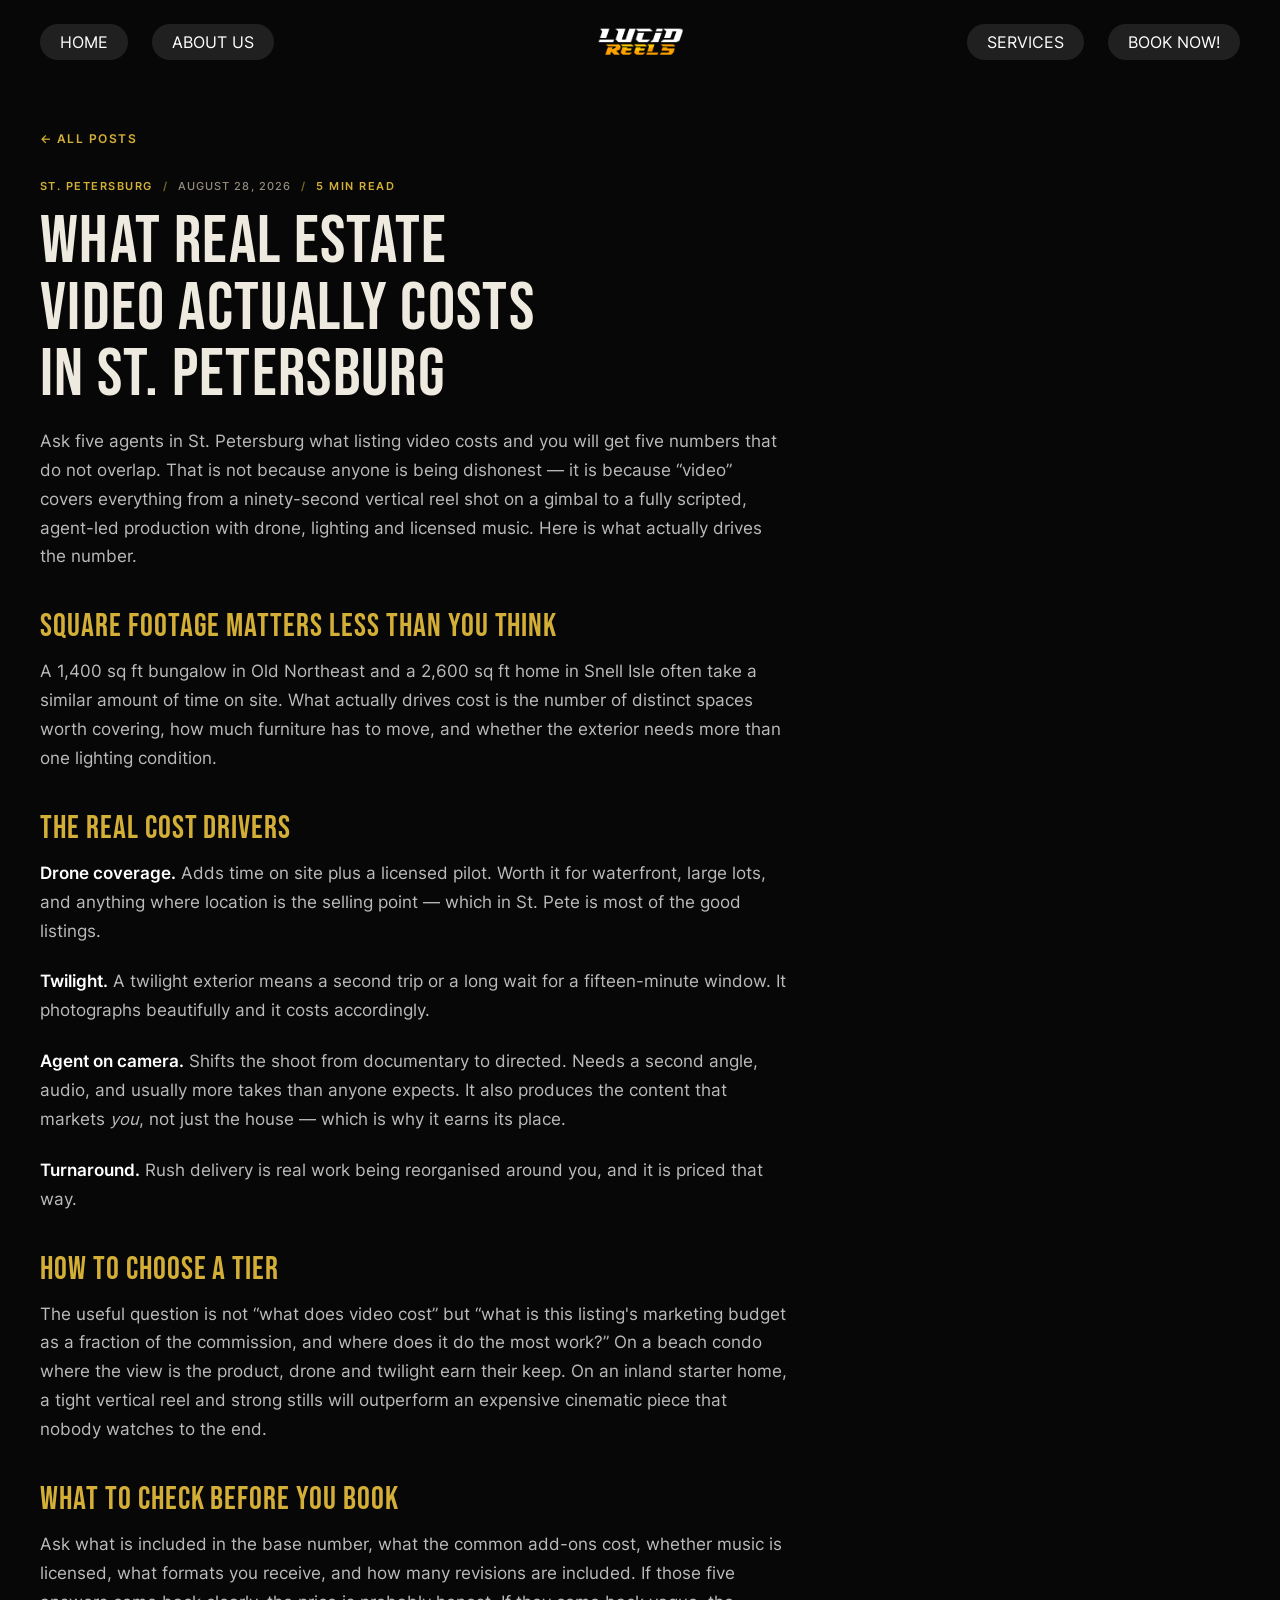
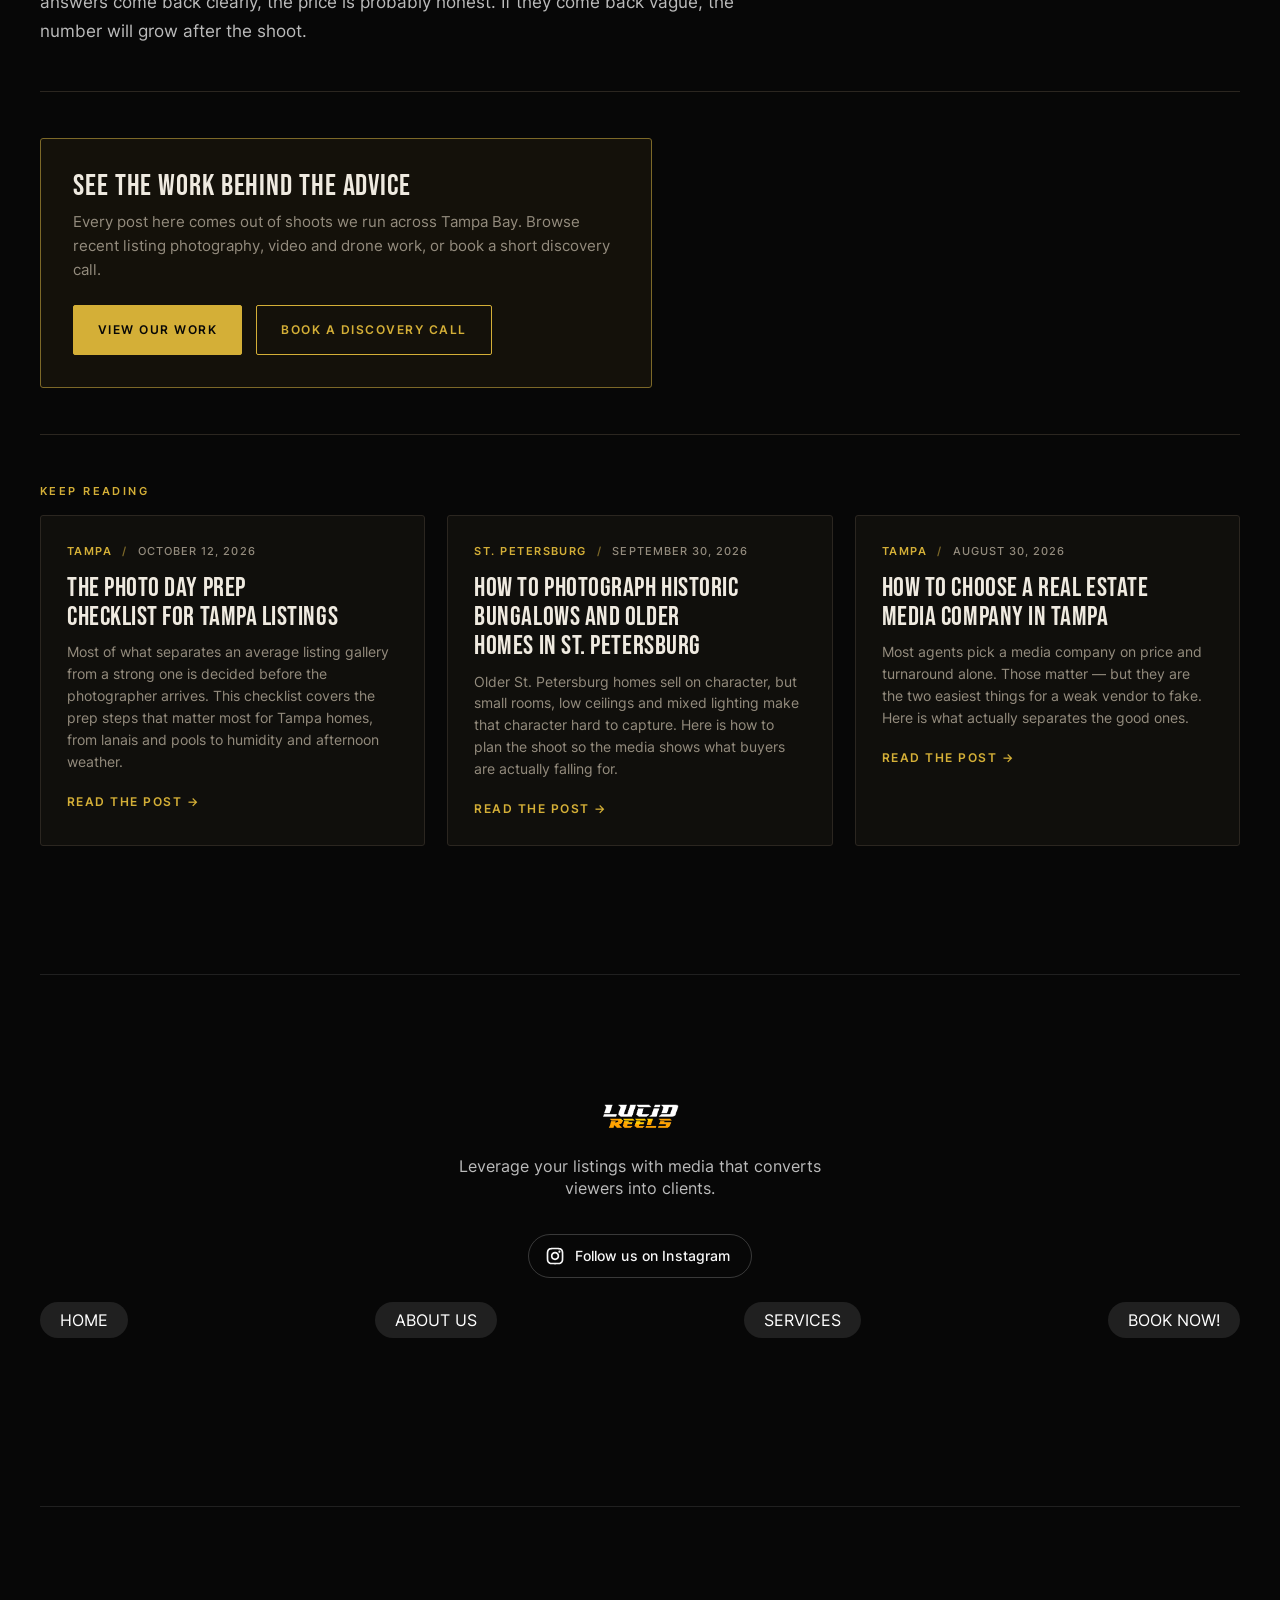
<file: blog/real-estate-video-cost-st-petersburg.html>
<!DOCTYPE html>
<html lang="en">
<head>
  <!-- Google tag (gtag.js) -->
<script async src="https://www.googletagmanager.com/gtag/js?id=G-VPYBYR40JL"></script>
<script>
  window.dataLayer = window.dataLayer || [];
  function gtag(){dataLayer.push(arguments);}
  gtag('js', new Date());

  gtag('config', 'G-VPYBYR40JL');
</script>
  <meta charset="utf-8">
  <title>What Real Estate Video Costs in St. Petersburg, FL</title>
  <meta content="summary_large_image" name="twitter:card">
  <meta content="width=device-width, initial-scale=1" name="viewport">
  <meta content="Webflow" name="generator">
  <link href="../css/normalize.css" rel="stylesheet" type="text/css">
  <link href="../css/webflow.css" rel="stylesheet" type="text/css">
  <link href="../css/lucidreelsmedia.css" rel="stylesheet" type="text/css">
  <link href="../css/blog.css" rel="stylesheet" type="text/css">
  <script type="text/javascript">!function(o,c){var n=c.documentElement,t=" w-mod-";n.className+=t+"js",("ontouchstart"in o||o.DocumentTouch&&c instanceof DocumentTouch)&&(n.className+=t+"touch")}(window,document);</script>
  <link href="../images/favicon.svg" rel="shortcut icon" type="image/x-icon">
  <link href="../images/webclip.svg" rel="apple-touch-icon">

  <style>
  /* hero backdrop - the site's own page-header style (exterior/interior/contact/book pages) */
  .lrm-herobg{position:relative;overflow:clip;}
  .lrm-herobg>.lrm-hero-inner{position:relative;z-index:2;padding-bottom:1rem;}
  .lrm-herobg>.background{z-index:0;opacity:.3;background-image:url('../images/Background.svg');background-position:50%;background-repeat:no-repeat;background-size:cover;position:absolute;inset:0;}
  .lrm-herobg>.header-opacity{z-index:1;background-image:linear-gradient(180deg,rgba(7,7,7,0),#070707);width:100%;height:3rem;position:absolute;inset:auto 0 0;pointer-events:none;}
  .lrm-ghead{text-align:center;padding:5rem 20px 2.5rem;}
  .lrm-ghead h1{font-family:'Bebas Neue',Impact,sans-serif;letter-spacing:.03em;color:#fff;font-size:6vw;line-height:1;margin:0;text-transform:uppercase;}
  .lrm-ghead h1 span{color:#D4AF37;}
  .lrm-ghead p{font-family:'Inter',Arial,sans-serif;color:#c9cdd6;margin:14px 0 0;font-size:15px;letter-spacing:.04em;}
  @media(max-width:767px){.lrm-ghead h1{font-size:12vw;}}
  </style>
  <meta name="description" content="A straight breakdown of real estate video pricing in St. Petersburg and the Gulf Beaches: what drives cost, what each tier includes, and when it is worth it.">
  <link rel="canonical" href="https://lucidreelsmedia.com/blog/real-estate-video-cost-st-petersburg">
  <meta property="og:type" content="article">
  <meta property="og:title" content="What Real Estate Video Costs in St. Petersburg, FL">
  <meta property="og:description" content="A straight breakdown of real estate video pricing in St. Petersburg and the Gulf Beaches: what drives cost, what each tier includes, and when it is worth it.">
  <meta property="og:url" content="https://lucidreelsmedia.com/blog/real-estate-video-cost-st-petersburg">
  <script type="application/ld+json">{"@context":"https://schema.org","@type":"BlogPosting","headline":"What Real Estate Video Costs in St. Petersburg, FL","description":"A straight breakdown of real estate video pricing in St. Petersburg and the Gulf Beaches: what drives cost, what each tier includes, and when it is worth it.","datePublished":"2026-08-28","dateModified":"2026-08-28","author":{"@type":"Organization","name":"Lucid Reels Media"},"publisher":{"@type":"Organization","name":"Lucid Reels Media","url":"https://lucidreelsmedia.com"},"mainEntityOfPage":{"@type":"WebPage","@id":"https://lucidreelsmedia.com/blog/real-estate-video-cost-st-petersburg"},"about":{"@type":"Place","name":"St. Petersburg"},"articleSection":"Real Estate Media"}</script>
</head>
<body>
  <div class="page-wrapper">
    <div id="top" data-animation="default" data-collapse="medium" data-duration="0" data-easing="ease" data-easing2="ease" role="banner" class="navbar w-nav">
      <div class="padding-global">
        <div class="container-large">
          <div class="w-layout-grid nav-component-grid">
            <a href="../index.html" id="w-node-_32a340cc-db54-e7ac-40fb-6a617fcec3ed-7fcec3e9" data-w-id="32a340cc-db54-e7ac-40fb-6a617fcec3ed" class="brand-link w-inline-block">
              <div class="logo-wrap"><img loading="lazy" src="../images/logo.svg" alt="Logo - Craflow Webflow Template" class="logo"><img loading="lazy" src="../images/logo.svg" alt="Logo - Craflow Webflow Template" class="alternate-logo"></div>
            </a>
            <nav role="navigation" id="w-node-_32a340cc-db54-e7ac-40fb-6a617fcec3f1-7fcec3e9" class="nav-menu w-nav-menu">
              <div class="background-navbar">
                <div class="nav-square"></div>
              </div>
              <div class="nav-menu-content">
                <div class="left-nav-menu">
                  <div class="nav-link-overflow">
                    <a href="../index.html" data-w-id="32a340cc-db54-e7ac-40fb-6a617fcec3f7" class="nav-link w-inline-block">
                      <div class="nav-link-block">
                        <div class="nav-text">Home</div>
                        <div class="nav-text is-hover">Home</div>
                      </div>
                    </a>
                  </div>
                  <div class="nav-link-overflow">
                    <a href="../about.html" data-w-id="32a340cc-db54-e7ac-40fb-6a617fcec3fe" class="nav-link w-inline-block">
                      <div class="nav-link-block">
                        <div class="nav-text">About Us</div>
                        <div class="nav-text is-hover">About Us</div>
                      </div>
                    </a>
                  </div>
                </div>
                <div class="right-nav-menu">
                  <div class="nav-link-overflow">
                    <a href="../pricing.html" data-w-id="32a340cc-db54-e7ac-40fb-6a617fcec414" class="nav-link w-inline-block">
                      <div class="nav-link-block">
                        <div class="nav-text">Services</div>
                        <div class="nav-text is-hover">Services</div>
                      </div>
                    </a>
                  </div>
                  <div class="nav-link-overflow">
                    <a href="../contact.html" data-w-id="32a340cc-db54-e7ac-40fb-6a617fcec41b" class="nav-link w-inline-block">
                      <div class="nav-link-block">
                        <div class="nav-text">Book Now!</div>
                        <div class="nav-text is-hover">Book Now!</div>
                      </div>
                    </a>
                  </div>
                </div>
              </div>
            </nav>
            <div id="w-node-_32a340cc-db54-e7ac-40fb-6a617fcec421-7fcec3e9" data-w-id="32a340cc-db54-e7ac-40fb-6a617fcec421" class="menu-button w-nav-button">
              <div class="menu-button-block">
                <div class="menu-button-wrap">
                  <div class="menu-line-item">
                    <div class="menu-line top"></div>
                  </div>
                  <div class="menu-line-item">
                    <div class="menu-line bottom"></div>
                  </div>
                </div>
              </div>
            </div>
          </div>
        </div>
      </div>
    </div>
    
    <main class="main-wrapper">
<section class="section-blog"><div class="padding-global"><div class="container-large"><div class="padding-section-large">
<a class="lrmb-back" href="../blog.html">&larr; All posts</a>
<div class="lrmb-meta"><span>St. Petersburg</span><span class="dot">/</span><time datetime="2026-08-28">August 28, 2026</time><span class="dot">/</span><span>5 min read</span></div>
<h1 class="lrmb-title">What Real Estate Video Actually Costs in St. Petersburg</h1>
<div class="lrmb-body"><p>Ask five agents in St. Petersburg what listing video costs and you will get five numbers that do not overlap. That is not because anyone is being dishonest — it is because “video” covers everything from a ninety-second vertical reel shot on a gimbal to a fully scripted, agent-led production with drone, lighting and licensed music. Here is what actually drives the number.</p>
<h2>Square footage matters less than you think</h2>
<p>A 1,400 sq ft bungalow in Old Northeast and a 2,600 sq ft home in Snell Isle often take a similar amount of time on site. What actually drives cost is the number of distinct spaces worth covering, how much furniture has to move, and whether the exterior needs more than one lighting condition.</p>
<h2>The real cost drivers</h2>
<p><strong>Drone coverage.</strong> Adds time on site plus a licensed pilot. Worth it for waterfront, large lots, and anything where location is the selling point — which in St. Pete is most of the good listings.</p>
<p><strong>Twilight.</strong> A twilight exterior means a second trip or a long wait for a fifteen-minute window. It photographs beautifully and it costs accordingly.</p>
<p><strong>Agent on camera.</strong> Shifts the shoot from documentary to directed. Needs a second angle, audio, and usually more takes than anyone expects. It also produces the content that markets <em>you</em>, not just the house — which is why it earns its place.</p>
<p><strong>Turnaround.</strong> Rush delivery is real work being reorganised around you, and it is priced that way.</p>
<h2>How to choose a tier</h2>
<p>The useful question is not “what does video cost” but “what is this listing's marketing budget as a fraction of the commission, and where does it do the most work?” On a beach condo where the view is the product, drone and twilight earn their keep. On an inland starter home, a tight vertical reel and strong stills will outperform an expensive cinematic piece that nobody watches to the end.</p>
<h2>What to check before you book</h2>
<p>Ask what is included in the base number, what the common add-ons cost, whether music is licensed, what formats you receive, and how many revisions are included. If those five answers come back clearly, the price is probably honest. If they come back vague, the number will grow after the shoot.</p></div>
<div class="lrmb-rule"></div>
<div class="lrmb-cta">
  <h3>See the work behind the advice</h3>
  <p>Every post here comes out of shoots we run across Tampa Bay. Browse recent listing photography, video and drone work, or book a short discovery call.</p>
  <div class="lrmb-actions"><a class="lrmb-btn" href="../index.html">View our work</a><a class="lrmb-btn ghost" href="../book-discovery-call.html">Book a discovery call</a></div>
</div>
<div class="lrmb-rule"></div>
<p class="lrmb-eyebrow">Keep reading</p>
<div class="lrmb-grid"><a class="lrmb-card" href="../blog/photo-day-prep-checklist-tampa.html">
<div class="lrmb-meta"><span>Tampa</span><span class="dot">/</span><time datetime="2026-10-12">October 12, 2026</time></div>
<h3>The Photo Day Prep Checklist for Tampa Listings</h3><p>Most of what separates an average listing gallery from a strong one is decided before the photographer arrives. This checklist covers the prep steps that matter most for Tampa homes, from lanais and pools to humidity and afternoon weather.</p><div class="lrmb-more">Read the post &rarr;</div></a>
<a class="lrmb-card" href="../blog/photographing-historic-bungalows-st-petersburg.html">
<div class="lrmb-meta"><span>St. Petersburg</span><span class="dot">/</span><time datetime="2026-09-30">September 30, 2026</time></div>
<h3>How to Photograph Historic Bungalows and Older Homes in St. Petersburg</h3><p>Older St. Petersburg homes sell on character, but small rooms, low ceilings and mixed lighting make that character hard to capture. Here is how to plan the shoot so the media shows what buyers are actually falling for.</p><div class="lrmb-more">Read the post &rarr;</div></a>
<a class="lrmb-card" href="../blog/how-to-choose-a-real-estate-media-company-in-tampa.html">
<div class="lrmb-meta"><span>Tampa</span><span class="dot">/</span><time datetime="2026-08-30">August 30, 2026</time></div>
<h3>How to Choose a Real Estate Media Company in Tampa</h3><p>Most agents pick a media company on price and turnaround alone. Those matter — but they are the two easiest things for a weak vendor to fake. Here is what actually separates the good ones.</p><div class="lrmb-more">Read the post &rarr;</div></a></div></div></div></div></section>
    </main>
    <footer class="footer">
      <div class="padding-global">
        <div class="container-large">
          <div class="dividing-line"></div>
          <div class="footer-padding">
            <div class="footer-top-content">
              <a href="../index.html" class="footer-link w-inline-block"><img src="../images/brand-mark.svg" loading="lazy" alt="Brand Mark - LucidReelsMedia" class="footer-logo"></a>
              <div class="footer-description-wrap">
                <div class="text-size-regular text-align-center">Leverage your listings with media that converts viewers into clients.</div>
              </div>
              <div class="footer-social-media">
              <div class="intro-contact-wrap">
                <div class="social-media-wrapper">
                  <a data-w-id="d02f4b07-c966-2f0b-1c24-7d46a6be998c" href="https://www.instagram.com/lucid_reels_media?igsh=Y2l6MXloYnpldDli&utm_source=qr" target="_blank" aria-label="Follow Lucid Reels Media on Instagram" class="social-link has-label w-inline-block">
                    <div class="social-icon-wrap">
                      <div class="social-icon w-embed"><svg xmlns="http://www.w3.org/2000/svg" viewbox="0 0 24 24" fill="currentColor">
                          <path d="M12.001 9C10.3436 9 9.00098 10.3431 9.00098 12C9.00098 13.6573 10.3441 15 12.001 15C13.6583 15 15.001 13.6569 15.001 12C15.001 10.3427 13.6579 9 12.001 9ZM12.001 7C14.7614 7 17.001 9.2371 17.001 12C17.001 14.7605 14.7639 17 12.001 17C9.24051 17 7.00098 14.7629 7.00098 12C7.00098 9.23953 9.23808 7 12.001 7ZM18.501 6.74915C18.501 7.43926 17.9402 7.99917 17.251 7.99917C16.5609 7.99917 16.001 7.4384 16.001 6.74915C16.001 6.0599 16.5617 5.5 17.251 5.5C17.9393 5.49913 18.501 6.0599 18.501 6.74915ZM12.001 4C9.5265 4 9.12318 4.00655 7.97227 4.0578C7.18815 4.09461 6.66253 4.20007 6.17416 4.38967C5.74016 4.55799 5.42709 4.75898 5.09352 5.09255C4.75867 5.4274 4.55804 5.73963 4.3904 6.17383C4.20036 6.66332 4.09493 7.18811 4.05878 7.97115C4.00703 9.0752 4.00098 9.46105 4.00098 12C4.00098 14.4745 4.00753 14.8778 4.05877 16.0286C4.0956 16.8124 4.2012 17.3388 4.39034 17.826C4.5591 18.2606 4.7605 18.5744 5.09246 18.9064C5.42863 19.2421 5.74179 19.4434 6.17187 19.6094C6.66619 19.8005 7.19148 19.9061 7.97212 19.9422C9.07618 19.9939 9.46203 20 12.001 20C14.4755 20 14.8788 19.9934 16.0296 19.9422C16.8117 19.9055 17.3385 19.7996 17.827 19.6106C18.2604 19.4423 18.5752 19.2402 18.9074 18.9085C19.2436 18.5718 19.4445 18.2594 19.6107 17.8283C19.8013 17.3358 19.9071 16.8098 19.9432 16.0289C19.9949 14.9248 20.001 14.5389 20.001 12C20.001 9.52552 19.9944 9.12221 19.9432 7.97137C19.9064 7.18906 19.8005 6.66149 19.6113 6.17318C19.4434 5.74038 19.2417 5.42635 18.9084 5.09255C18.573 4.75715 18.2616 4.55693 17.8271 4.38942C17.338 4.19954 16.8124 4.09396 16.0298 4.05781C14.9258 4.00605 14.5399 4 12.001 4ZM12.001 2C14.7176 2 15.0568 2.01 16.1235 2.06C17.1876 2.10917 17.9135 2.2775 18.551 2.525C19.2101 2.77917 19.7668 3.1225 20.3226 3.67833C20.8776 4.23417 21.221 4.7925 21.476 5.45C21.7226 6.08667 21.891 6.81333 21.941 7.8775C21.9885 8.94417 22.001 9.28333 22.001 12C22.001 14.7167 21.991 15.0558 21.941 16.1225C21.8918 17.1867 21.7226 17.9125 21.476 18.55C21.2218 19.2092 20.8776 19.7658 20.3226 20.3217C19.7668 20.8767 19.2076 21.22 18.551 21.475C17.9135 21.7217 17.1876 21.89 16.1235 21.94C15.0568 21.9875 14.7176 22 12.001 22C9.28431 22 8.94514 21.99 7.87848 21.94C6.81431 21.8908 6.08931 21.7217 5.45098 21.475C4.79264 21.2208 4.23514 20.8767 3.67931 20.3217C3.12348 19.7658 2.78098 19.2067 2.52598 18.55C2.27848 17.9125 2.11098 17.1867 2.06098 16.1225C2.01348 15.0558 2.00098 14.7167 2.00098 12C2.00098 9.28333 2.01098 8.94417 2.06098 7.8775C2.11014 6.8125 2.27848 6.0875 2.52598 5.45C2.78014 4.79167 3.12348 4.23417 3.67931 3.67833C4.23514 3.1225 4.79348 2.78 5.45098 2.525C6.08848 2.2775 6.81348 2.11 7.87848 2.06C8.94514 2.0125 9.28431 2 12.001 2Z"></path>
                        </svg></div>
                      <div class="social-icon w-embed"><svg xmlns="http://www.w3.org/2000/svg" viewbox="0 0 24 24" fill="currentColor">
                          <path d="M12.001 9C10.3436 9 9.00098 10.3431 9.00098 12C9.00098 13.6573 10.3441 15 12.001 15C13.6583 15 15.001 13.6569 15.001 12C15.001 10.3427 13.6579 9 12.001 9ZM12.001 7C14.7614 7 17.001 9.2371 17.001 12C17.001 14.7605 14.7639 17 12.001 17C9.24051 17 7.00098 14.7629 7.00098 12C7.00098 9.23953 9.23808 7 12.001 7ZM18.501 6.74915C18.501 7.43926 17.9402 7.99917 17.251 7.99917C16.5609 7.99917 16.001 7.4384 16.001 6.74915C16.001 6.0599 16.5617 5.5 17.251 5.5C17.9393 5.49913 18.501 6.0599 18.501 6.74915ZM12.001 4C9.5265 4 9.12318 4.00655 7.97227 4.0578C7.18815 4.09461 6.66253 4.20007 6.17416 4.38967C5.74016 4.55799 5.42709 4.75898 5.09352 5.09255C4.75867 5.4274 4.55804 5.73963 4.3904 6.17383C4.20036 6.66332 4.09493 7.18811 4.05878 7.97115C4.00703 9.0752 4.00098 9.46105 4.00098 12C4.00098 14.4745 4.00753 14.8778 4.05877 16.0286C4.0956 16.8124 4.2012 17.3388 4.39034 17.826C4.5591 18.2606 4.7605 18.5744 5.09246 18.9064C5.42863 19.2421 5.74179 19.4434 6.17187 19.6094C6.66619 19.8005 7.19148 19.9061 7.97212 19.9422C9.07618 19.9939 9.46203 20 12.001 20C14.4755 20 14.8788 19.9934 16.0296 19.9422C16.8117 19.9055 17.3385 19.7996 17.827 19.6106C18.2604 19.4423 18.5752 19.2402 18.9074 18.9085C19.2436 18.5718 19.4445 18.2594 19.6107 17.8283C19.8013 17.3358 19.9071 16.8098 19.9432 16.0289C19.9949 14.9248 20.001 14.5389 20.001 12C20.001 9.52552 19.9944 9.12221 19.9432 7.97137C19.9064 7.18906 19.8005 6.66149 19.6113 6.17318C19.4434 5.74038 19.2417 5.42635 18.9084 5.09255C18.573 4.75715 18.2616 4.55693 17.8271 4.38942C17.338 4.19954 16.8124 4.09396 16.0298 4.05781C14.9258 4.00605 14.5399 4 12.001 4ZM12.001 2C14.7176 2 15.0568 2.01 16.1235 2.06C17.1876 2.10917 17.9135 2.2775 18.551 2.525C19.2101 2.77917 19.7668 3.1225 20.3226 3.67833C20.8776 4.23417 21.221 4.7925 21.476 5.45C21.7226 6.08667 21.891 6.81333 21.941 7.8775C21.9885 8.94417 22.001 9.28333 22.001 12C22.001 14.7167 21.991 15.0558 21.941 16.1225C21.8918 17.1867 21.7226 17.9125 21.476 18.55C21.2218 19.2092 20.8776 19.7658 20.3226 20.3217C19.7668 20.8767 19.2076 21.22 18.551 21.475C17.9135 21.7217 17.1876 21.89 16.1235 21.94C15.0568 21.9875 14.7176 22 12.001 22C9.28431 22 8.94514 21.99 7.87848 21.94C6.81431 21.8908 6.08931 21.7217 5.45098 21.475C4.79264 21.2208 4.23514 20.8767 3.67931 20.3217C3.12348 19.7658 2.78098 19.2067 2.52598 18.55C2.27848 17.9125 2.11098 17.1867 2.06098 16.1225C2.01348 15.0558 2.00098 14.7167 2.00098 12C2.00098 9.28333 2.01098 8.94417 2.06098 7.8775C2.11014 6.8125 2.27848 6.0875 2.52598 5.45C2.78014 4.79167 3.12348 4.23417 3.67931 3.67833C4.23514 3.1225 4.79348 2.78 5.45098 2.525C6.08848 2.2775 6.81348 2.11 7.87848 2.06C8.94514 2.0125 9.28431 2 12.001 2Z"></path>
                        </svg></div>
                    </div>
                  
                    <div class="social-label">Follow us on Instagram</div>
                  </a>
                </div>
              </div>
            </div>
            <div class="footer-menu-wrapper">
              <a href="../index.html" data-w-id="5db47c9a-b574-23de-7915-600dabe1f39b" class="menu-link w-inline-block">
                <div class="nav-link-block">
                  <div class="nav-text">Home</div>
                  <div class="nav-text is-hover">Home</div>
                </div>
              </a>
              <a href="../about.html" data-w-id="5db47c9a-b574-23de-7915-600dabe1f3a1" class="menu-link w-inline-block">
                <div class="nav-link-block">
                  <div class="nav-text">About Us</div>
                  <div class="nav-text is-hover">About Us</div>
                </div>
              </a>
              <a href="../pricing.html" data-w-id="5db47c9a-b574-23de-7915-600dabe1f3a7" class="menu-link w-inline-block">
                <div class="nav-link-block">
                  <div class="nav-text">Services</div>
                  <div class="nav-text is-hover">Services</div>
                </div>
              </a>
              <a href="../contact.html" data-w-id="5db47c9a-b574-23de-7915-600dabe1f3ad" class="menu-link w-inline-block">
                <div class="nav-link-block">
                  <div class="nav-text">Book Now!</div>
                  <div class="nav-text is-hover">Book Now!</div>
                </div>
              </a>
            </div>
            <div class="w-layout-grid footer-grid">
              <div id="w-node-_5db47c9a-b574-23de-7915-600dabe1f3b4-abe1f38d" class="footer-content-block">
                
              </div>
            </div>
          </div>
        </div>
      </div>
    </footer>
  </div>
  <script src="https://d3e54v103j8qbb.cloudfront.net/js/jquery-3.5.1.min.dc5e7f18c8.js?site=6920ff19a6c7a05921ba8324" type="text/javascript" integrity="sha256-9/aliU8dGd2tb6OSsuzixeV4y/faTqgFtohetphbbj0=" crossorigin="anonymous"></script>
  <script src="../js/webflow.js" type="text/javascript"></script>
<style>
.lrm-cta{height:auto !important;}
.lrm-cta .cta-container{height:auto;position:static;padding:8rem 0;}
.lrm-cta .cta-content{opacity:0;transform:translateY(30px);transition:opacity .8s ease,transform .8s ease;}
.lrm-cta.lrm-visible .cta-content{opacity:1;transform:translateY(0);}
</style>
<script>
(function(){
  var cta=document.querySelector('.lrm-cta');
  if(!cta) return;
  new IntersectionObserver(function(es,o){
    es.forEach(function(e){ if(e.isIntersecting){ cta.classList.add('lrm-visible'); o.disconnect(); } });
  },{threshold:0.3}).observe(cta);
})();
</script>
<style>
.lrm-pop{transform-origin:50% 100%;transform-style:preserve-3d;animation:lrmPop 1s cubic-bezier(.23,1,.32,1) .2s both;}
@keyframes lrmPop{from{transform:translate3d(0,110%,0) rotateX(45deg);}to{transform:translate3d(0,0,0) rotateX(-10deg);}}
</style>
</body>
</html>
</file>
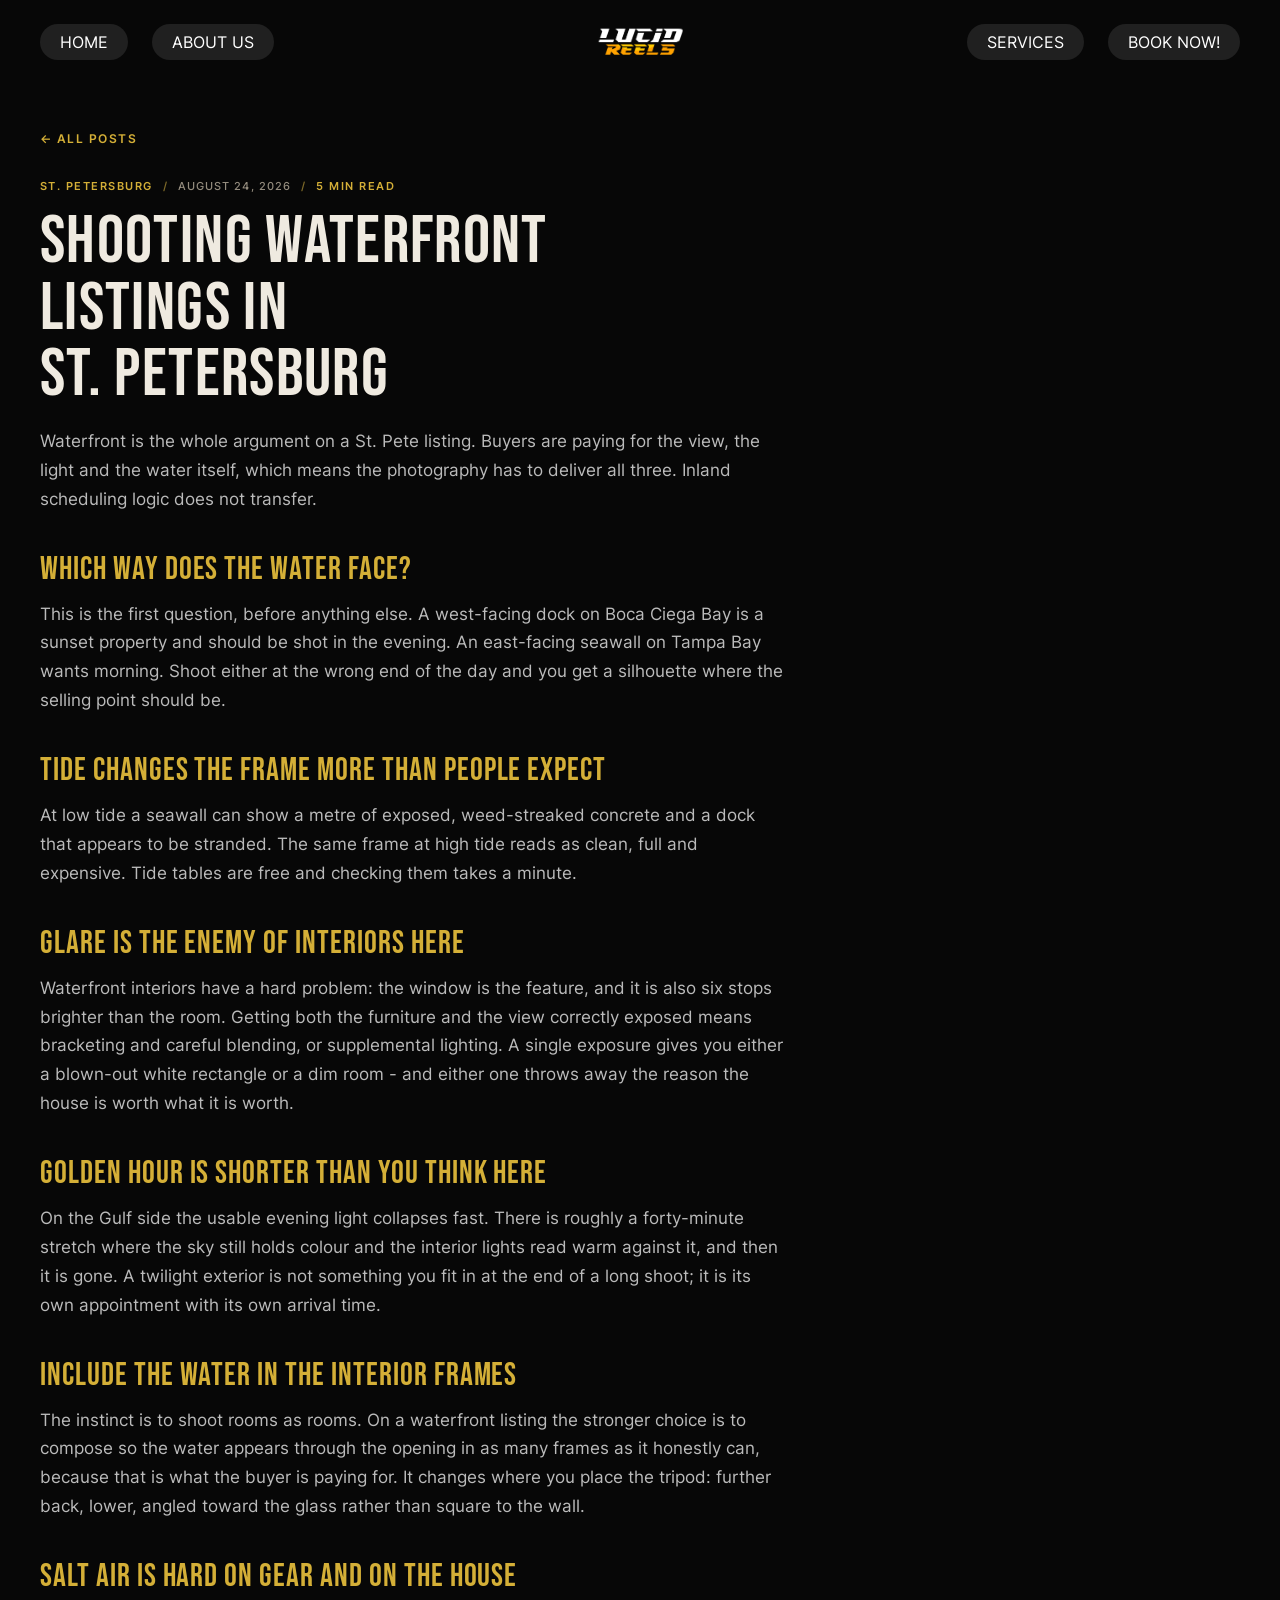
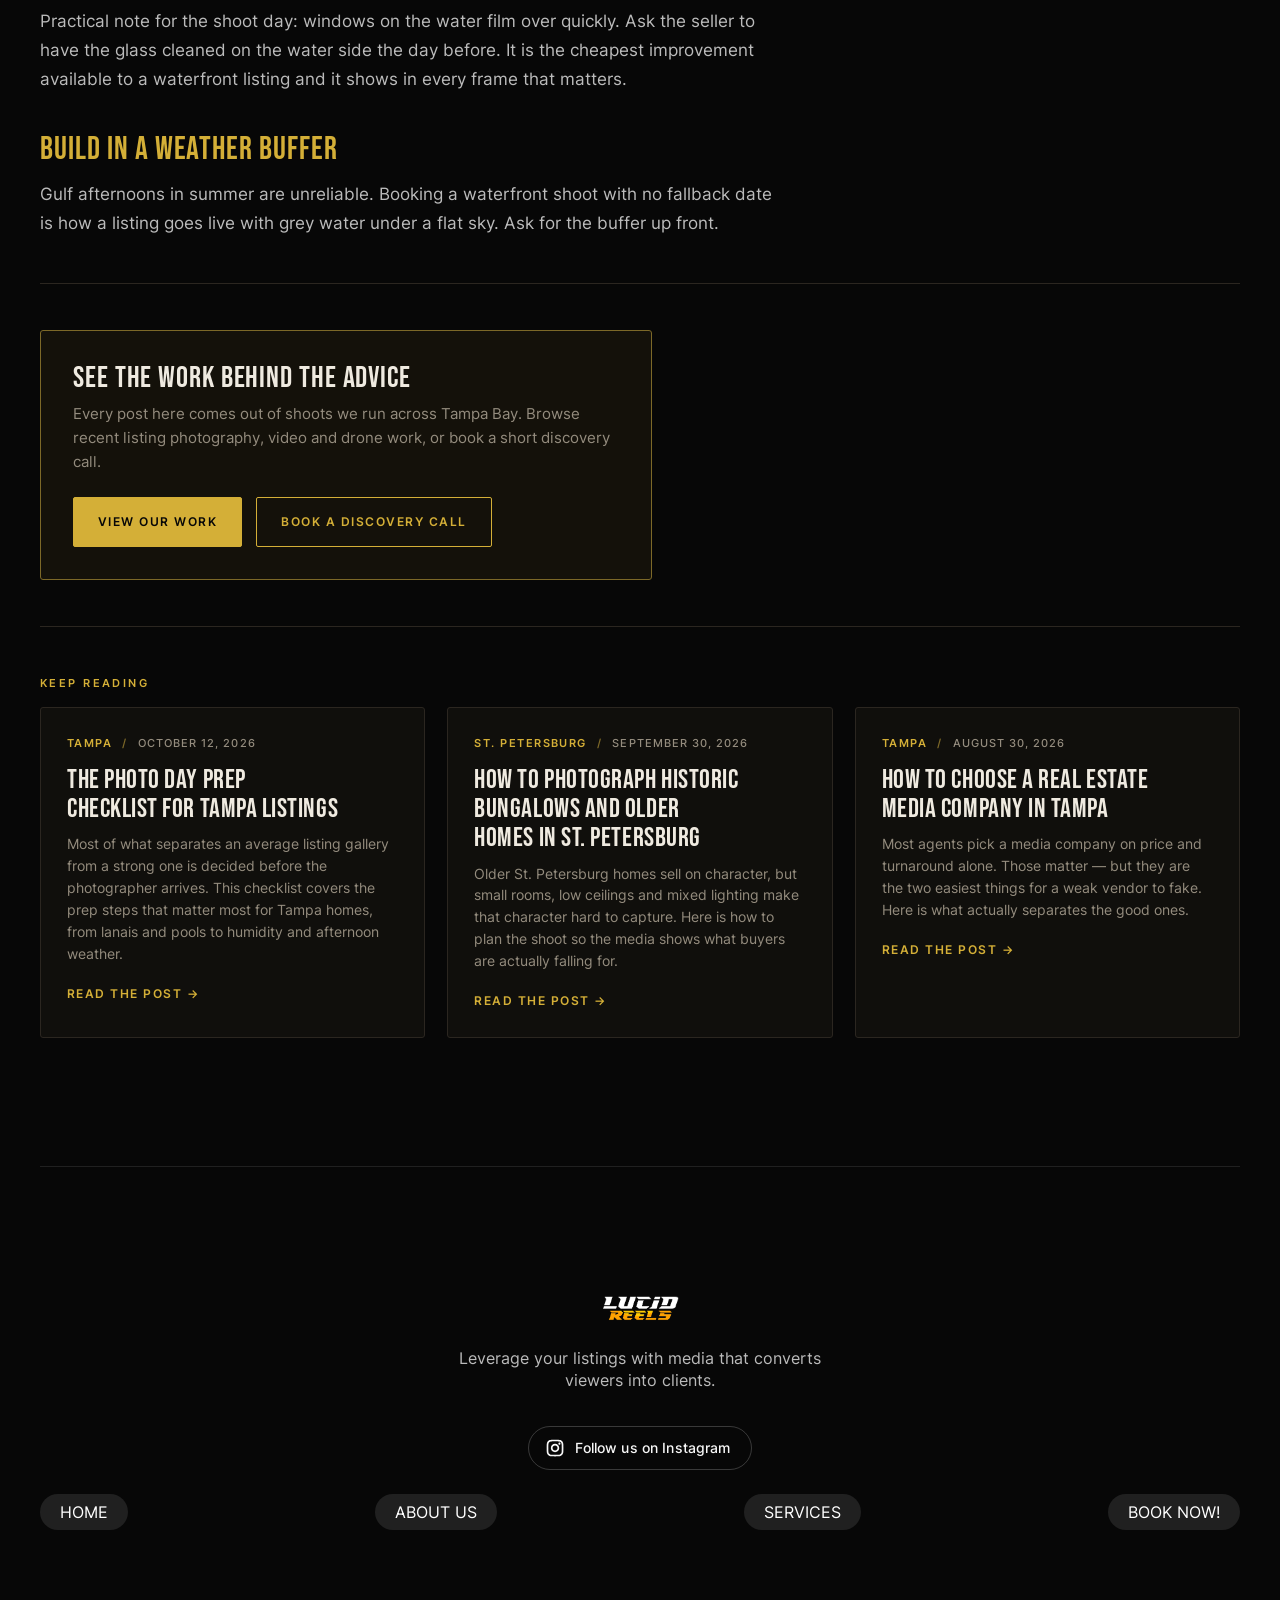
<file: blog/waterfront-listing-photography-st-petersburg.html>
<!DOCTYPE html>
<html lang="en">
<head>
  <!-- Google tag (gtag.js) -->
<script async src="https://www.googletagmanager.com/gtag/js?id=G-VPYBYR40JL"></script>
<script>
  window.dataLayer = window.dataLayer || [];
  function gtag(){dataLayer.push(arguments);}
  gtag('js', new Date());

  gtag('config', 'G-VPYBYR40JL');
</script>
  <meta charset="utf-8">
  <title>Shooting Waterfront Listings in St. Petersburg</title>
  <meta content="summary_large_image" name="twitter:card">
  <meta content="width=device-width, initial-scale=1" name="viewport">
  <meta content="Webflow" name="generator">
  <link href="../css/normalize.css" rel="stylesheet" type="text/css">
  <link href="../css/webflow.css" rel="stylesheet" type="text/css">
  <link href="../css/lucidreelsmedia.css" rel="stylesheet" type="text/css">
  <link href="../css/blog.css" rel="stylesheet" type="text/css">
  <script type="text/javascript">!function(o,c){var n=c.documentElement,t=" w-mod-";n.className+=t+"js",("ontouchstart"in o||o.DocumentTouch&&c instanceof DocumentTouch)&&(n.className+=t+"touch")}(window,document);</script>
  <link href="../images/favicon.svg" rel="shortcut icon" type="image/x-icon">
  <link href="../images/webclip.svg" rel="apple-touch-icon">

  <style>
  /* hero backdrop - the site's own page-header style (exterior/interior/contact/book pages) */
  .lrm-herobg{position:relative;overflow:clip;}
  .lrm-herobg>.lrm-hero-inner{position:relative;z-index:2;padding-bottom:1rem;}
  .lrm-herobg>.background{z-index:0;opacity:.3;background-image:url('../images/Background.svg');background-position:50%;background-repeat:no-repeat;background-size:cover;position:absolute;inset:0;}
  .lrm-herobg>.header-opacity{z-index:1;background-image:linear-gradient(180deg,rgba(7,7,7,0),#070707);width:100%;height:3rem;position:absolute;inset:auto 0 0;pointer-events:none;}
  .lrm-ghead{text-align:center;padding:5rem 20px 2.5rem;}
  .lrm-ghead h1{font-family:'Bebas Neue',Impact,sans-serif;letter-spacing:.03em;color:#fff;font-size:6vw;line-height:1;margin:0;text-transform:uppercase;}
  .lrm-ghead h1 span{color:#D4AF37;}
  .lrm-ghead p{font-family:'Inter',Arial,sans-serif;color:#c9cdd6;margin:14px 0 0;font-size:15px;letter-spacing:.04em;}
  @media(max-width:767px){.lrm-ghead h1{font-size:12vw;}}
  </style>
  <meta name="description" content="Why waterfront homes in St. Pete need different scheduling than inland listings: sun angle, tide, window glare and the shooting windows that actually work.">
  <link rel="canonical" href="https://lucidreelsmedia.com/blog/waterfront-listing-photography-st-petersburg">
  <meta property="og:type" content="article">
  <meta property="og:title" content="Shooting Waterfront Listings in St. Petersburg">
  <meta property="og:description" content="Why waterfront homes in St. Pete need different scheduling than inland listings: sun angle, tide, window glare and the shooting windows that actually work.">
  <meta property="og:url" content="https://lucidreelsmedia.com/blog/waterfront-listing-photography-st-petersburg">
  <script type="application/ld+json">{"@context":"https://schema.org","@type":"BlogPosting","headline":"Shooting Waterfront Listings in St. Petersburg","description":"Why waterfront homes in St. Pete need different scheduling than inland listings: sun angle, tide, window glare and the shooting windows that actually work.","datePublished":"2026-08-24","dateModified":"2026-08-24","author":{"@type":"Organization","name":"Lucid Reels Media"},"publisher":{"@type":"Organization","name":"Lucid Reels Media","url":"https://lucidreelsmedia.com"},"mainEntityOfPage":{"@type":"WebPage","@id":"https://lucidreelsmedia.com/blog/waterfront-listing-photography-st-petersburg"},"about":{"@type":"Place","name":"St. Petersburg"},"articleSection":"Real Estate Media"}</script>
</head>
<body>
  <div class="page-wrapper">
    <div id="top" data-animation="default" data-collapse="medium" data-duration="0" data-easing="ease" data-easing2="ease" role="banner" class="navbar w-nav">
      <div class="padding-global">
        <div class="container-large">
          <div class="w-layout-grid nav-component-grid">
            <a href="../index.html" id="w-node-_32a340cc-db54-e7ac-40fb-6a617fcec3ed-7fcec3e9" data-w-id="32a340cc-db54-e7ac-40fb-6a617fcec3ed" class="brand-link w-inline-block">
              <div class="logo-wrap"><img loading="lazy" src="../images/logo.svg" alt="Logo - Craflow Webflow Template" class="logo"><img loading="lazy" src="../images/logo.svg" alt="Logo - Craflow Webflow Template" class="alternate-logo"></div>
            </a>
            <nav role="navigation" id="w-node-_32a340cc-db54-e7ac-40fb-6a617fcec3f1-7fcec3e9" class="nav-menu w-nav-menu">
              <div class="background-navbar">
                <div class="nav-square"></div>
              </div>
              <div class="nav-menu-content">
                <div class="left-nav-menu">
                  <div class="nav-link-overflow">
                    <a href="../index.html" data-w-id="32a340cc-db54-e7ac-40fb-6a617fcec3f7" class="nav-link w-inline-block">
                      <div class="nav-link-block">
                        <div class="nav-text">Home</div>
                        <div class="nav-text is-hover">Home</div>
                      </div>
                    </a>
                  </div>
                  <div class="nav-link-overflow">
                    <a href="../about.html" data-w-id="32a340cc-db54-e7ac-40fb-6a617fcec3fe" class="nav-link w-inline-block">
                      <div class="nav-link-block">
                        <div class="nav-text">About Us</div>
                        <div class="nav-text is-hover">About Us</div>
                      </div>
                    </a>
                  </div>
                </div>
                <div class="right-nav-menu">
                  <div class="nav-link-overflow">
                    <a href="../pricing.html" data-w-id="32a340cc-db54-e7ac-40fb-6a617fcec414" class="nav-link w-inline-block">
                      <div class="nav-link-block">
                        <div class="nav-text">Services</div>
                        <div class="nav-text is-hover">Services</div>
                      </div>
                    </a>
                  </div>
                  <div class="nav-link-overflow">
                    <a href="../contact.html" data-w-id="32a340cc-db54-e7ac-40fb-6a617fcec41b" class="nav-link w-inline-block">
                      <div class="nav-link-block">
                        <div class="nav-text">Book Now!</div>
                        <div class="nav-text is-hover">Book Now!</div>
                      </div>
                    </a>
                  </div>
                </div>
              </div>
            </nav>
            <div id="w-node-_32a340cc-db54-e7ac-40fb-6a617fcec421-7fcec3e9" data-w-id="32a340cc-db54-e7ac-40fb-6a617fcec421" class="menu-button w-nav-button">
              <div class="menu-button-block">
                <div class="menu-button-wrap">
                  <div class="menu-line-item">
                    <div class="menu-line top"></div>
                  </div>
                  <div class="menu-line-item">
                    <div class="menu-line bottom"></div>
                  </div>
                </div>
              </div>
            </div>
          </div>
        </div>
      </div>
    </div>
    
    <main class="main-wrapper">
<section class="section-blog"><div class="padding-global"><div class="container-large"><div class="padding-section-large">
<a class="lrmb-back" href="../blog.html">&larr; All posts</a>
<div class="lrmb-meta"><span>St. Petersburg</span><span class="dot">/</span><time datetime="2026-08-24">August 24, 2026</time><span class="dot">/</span><span>5 min read</span></div>
<h1 class="lrmb-title">Shooting Waterfront Listings in St. Petersburg</h1>
<div class="lrmb-body"><p>Waterfront is the whole argument on a St. Pete listing. Buyers are paying for the view, the light and the water itself, which means the photography has to deliver all three. Inland scheduling logic does not transfer.</p>
<h2>Which way does the water face?</h2>
<p>This is the first question, before anything else. A west-facing dock on Boca Ciega Bay is a sunset property and should be shot in the evening. An east-facing seawall on Tampa Bay wants morning. Shoot either at the wrong end of the day and you get a silhouette where the selling point should be.</p>
<h2>Tide changes the frame more than people expect</h2>
<p>At low tide a seawall can show a metre of exposed, weed-streaked concrete and a dock that appears to be stranded. The same frame at high tide reads as clean, full and expensive. Tide tables are free and checking them takes a minute.</p>
<h2>Glare is the enemy of interiors here</h2>
<p>Waterfront interiors have a hard problem: the window is the feature, and it is also six stops brighter than the room. Getting both the furniture and the view correctly exposed means bracketing and careful blending, or supplemental lighting. A single exposure gives you either a blown-out white rectangle or a dim room - and either one throws away the reason the house is worth what it is worth.</p>
<h2>Golden hour is shorter than you think here</h2>
<p>On the Gulf side the usable evening light collapses fast. There is roughly a forty-minute stretch where the sky still holds colour and the interior lights read warm against it, and then it is gone. A twilight exterior is not something you fit in at the end of a long shoot; it is its own appointment with its own arrival time.</p>
<h2>Include the water in the interior frames</h2>
<p>The instinct is to shoot rooms as rooms. On a waterfront listing the stronger choice is to compose so the water appears through the opening in as many frames as it honestly can, because that is what the buyer is paying for. It changes where you place the tripod: further back, lower, angled toward the glass rather than square to the wall.</p>
<h2>Salt air is hard on gear and on the house</h2>
<p>Practical note for the shoot day: windows on the water film over quickly. Ask the seller to have the glass cleaned on the water side the day before. It is the cheapest improvement available to a waterfront listing and it shows in every frame that matters.</p>
<h2>Build in a weather buffer</h2>
<p>Gulf afternoons in summer are unreliable. Booking a waterfront shoot with no fallback date is how a listing goes live with grey water under a flat sky. Ask for the buffer up front.</p></div>
<div class="lrmb-rule"></div>
<div class="lrmb-cta">
  <h3>See the work behind the advice</h3>
  <p>Every post here comes out of shoots we run across Tampa Bay. Browse recent listing photography, video and drone work, or book a short discovery call.</p>
  <div class="lrmb-actions"><a class="lrmb-btn" href="../index.html">View our work</a><a class="lrmb-btn ghost" href="../book-discovery-call.html">Book a discovery call</a></div>
</div>
<div class="lrmb-rule"></div>
<p class="lrmb-eyebrow">Keep reading</p>
<div class="lrmb-grid"><a class="lrmb-card" href="../blog/photo-day-prep-checklist-tampa.html">
<div class="lrmb-meta"><span>Tampa</span><span class="dot">/</span><time datetime="2026-10-12">October 12, 2026</time></div>
<h3>The Photo Day Prep Checklist for Tampa Listings</h3><p>Most of what separates an average listing gallery from a strong one is decided before the photographer arrives. This checklist covers the prep steps that matter most for Tampa homes, from lanais and pools to humidity and afternoon weather.</p><div class="lrmb-more">Read the post &rarr;</div></a>
<a class="lrmb-card" href="../blog/photographing-historic-bungalows-st-petersburg.html">
<div class="lrmb-meta"><span>St. Petersburg</span><span class="dot">/</span><time datetime="2026-09-30">September 30, 2026</time></div>
<h3>How to Photograph Historic Bungalows and Older Homes in St. Petersburg</h3><p>Older St. Petersburg homes sell on character, but small rooms, low ceilings and mixed lighting make that character hard to capture. Here is how to plan the shoot so the media shows what buyers are actually falling for.</p><div class="lrmb-more">Read the post &rarr;</div></a>
<a class="lrmb-card" href="../blog/how-to-choose-a-real-estate-media-company-in-tampa.html">
<div class="lrmb-meta"><span>Tampa</span><span class="dot">/</span><time datetime="2026-08-30">August 30, 2026</time></div>
<h3>How to Choose a Real Estate Media Company in Tampa</h3><p>Most agents pick a media company on price and turnaround alone. Those matter — but they are the two easiest things for a weak vendor to fake. Here is what actually separates the good ones.</p><div class="lrmb-more">Read the post &rarr;</div></a></div></div></div></div></section>
    </main>
    <footer class="footer">
      <div class="padding-global">
        <div class="container-large">
          <div class="dividing-line"></div>
          <div class="footer-padding">
            <div class="footer-top-content">
              <a href="../index.html" class="footer-link w-inline-block"><img src="../images/brand-mark.svg" loading="lazy" alt="Brand Mark - LucidReelsMedia" class="footer-logo"></a>
              <div class="footer-description-wrap">
                <div class="text-size-regular text-align-center">Leverage your listings with media that converts viewers into clients.</div>
              </div>
              <div class="footer-social-media">
              <div class="intro-contact-wrap">
                <div class="social-media-wrapper">
                  <a data-w-id="d02f4b07-c966-2f0b-1c24-7d46a6be998c" href="https://www.instagram.com/lucid_reels_media?igsh=Y2l6MXloYnpldDli&utm_source=qr" target="_blank" aria-label="Follow Lucid Reels Media on Instagram" class="social-link has-label w-inline-block">
                    <div class="social-icon-wrap">
                      <div class="social-icon w-embed"><svg xmlns="http://www.w3.org/2000/svg" viewbox="0 0 24 24" fill="currentColor">
                          <path d="M12.001 9C10.3436 9 9.00098 10.3431 9.00098 12C9.00098 13.6573 10.3441 15 12.001 15C13.6583 15 15.001 13.6569 15.001 12C15.001 10.3427 13.6579 9 12.001 9ZM12.001 7C14.7614 7 17.001 9.2371 17.001 12C17.001 14.7605 14.7639 17 12.001 17C9.24051 17 7.00098 14.7629 7.00098 12C7.00098 9.23953 9.23808 7 12.001 7ZM18.501 6.74915C18.501 7.43926 17.9402 7.99917 17.251 7.99917C16.5609 7.99917 16.001 7.4384 16.001 6.74915C16.001 6.0599 16.5617 5.5 17.251 5.5C17.9393 5.49913 18.501 6.0599 18.501 6.74915ZM12.001 4C9.5265 4 9.12318 4.00655 7.97227 4.0578C7.18815 4.09461 6.66253 4.20007 6.17416 4.38967C5.74016 4.55799 5.42709 4.75898 5.09352 5.09255C4.75867 5.4274 4.55804 5.73963 4.3904 6.17383C4.20036 6.66332 4.09493 7.18811 4.05878 7.97115C4.00703 9.0752 4.00098 9.46105 4.00098 12C4.00098 14.4745 4.00753 14.8778 4.05877 16.0286C4.0956 16.8124 4.2012 17.3388 4.39034 17.826C4.5591 18.2606 4.7605 18.5744 5.09246 18.9064C5.42863 19.2421 5.74179 19.4434 6.17187 19.6094C6.66619 19.8005 7.19148 19.9061 7.97212 19.9422C9.07618 19.9939 9.46203 20 12.001 20C14.4755 20 14.8788 19.9934 16.0296 19.9422C16.8117 19.9055 17.3385 19.7996 17.827 19.6106C18.2604 19.4423 18.5752 19.2402 18.9074 18.9085C19.2436 18.5718 19.4445 18.2594 19.6107 17.8283C19.8013 17.3358 19.9071 16.8098 19.9432 16.0289C19.9949 14.9248 20.001 14.5389 20.001 12C20.001 9.52552 19.9944 9.12221 19.9432 7.97137C19.9064 7.18906 19.8005 6.66149 19.6113 6.17318C19.4434 5.74038 19.2417 5.42635 18.9084 5.09255C18.573 4.75715 18.2616 4.55693 17.8271 4.38942C17.338 4.19954 16.8124 4.09396 16.0298 4.05781C14.9258 4.00605 14.5399 4 12.001 4ZM12.001 2C14.7176 2 15.0568 2.01 16.1235 2.06C17.1876 2.10917 17.9135 2.2775 18.551 2.525C19.2101 2.77917 19.7668 3.1225 20.3226 3.67833C20.8776 4.23417 21.221 4.7925 21.476 5.45C21.7226 6.08667 21.891 6.81333 21.941 7.8775C21.9885 8.94417 22.001 9.28333 22.001 12C22.001 14.7167 21.991 15.0558 21.941 16.1225C21.8918 17.1867 21.7226 17.9125 21.476 18.55C21.2218 19.2092 20.8776 19.7658 20.3226 20.3217C19.7668 20.8767 19.2076 21.22 18.551 21.475C17.9135 21.7217 17.1876 21.89 16.1235 21.94C15.0568 21.9875 14.7176 22 12.001 22C9.28431 22 8.94514 21.99 7.87848 21.94C6.81431 21.8908 6.08931 21.7217 5.45098 21.475C4.79264 21.2208 4.23514 20.8767 3.67931 20.3217C3.12348 19.7658 2.78098 19.2067 2.52598 18.55C2.27848 17.9125 2.11098 17.1867 2.06098 16.1225C2.01348 15.0558 2.00098 14.7167 2.00098 12C2.00098 9.28333 2.01098 8.94417 2.06098 7.8775C2.11014 6.8125 2.27848 6.0875 2.52598 5.45C2.78014 4.79167 3.12348 4.23417 3.67931 3.67833C4.23514 3.1225 4.79348 2.78 5.45098 2.525C6.08848 2.2775 6.81348 2.11 7.87848 2.06C8.94514 2.0125 9.28431 2 12.001 2Z"></path>
                        </svg></div>
                      <div class="social-icon w-embed"><svg xmlns="http://www.w3.org/2000/svg" viewbox="0 0 24 24" fill="currentColor">
                          <path d="M12.001 9C10.3436 9 9.00098 10.3431 9.00098 12C9.00098 13.6573 10.3441 15 12.001 15C13.6583 15 15.001 13.6569 15.001 12C15.001 10.3427 13.6579 9 12.001 9ZM12.001 7C14.7614 7 17.001 9.2371 17.001 12C17.001 14.7605 14.7639 17 12.001 17C9.24051 17 7.00098 14.7629 7.00098 12C7.00098 9.23953 9.23808 7 12.001 7ZM18.501 6.74915C18.501 7.43926 17.9402 7.99917 17.251 7.99917C16.5609 7.99917 16.001 7.4384 16.001 6.74915C16.001 6.0599 16.5617 5.5 17.251 5.5C17.9393 5.49913 18.501 6.0599 18.501 6.74915ZM12.001 4C9.5265 4 9.12318 4.00655 7.97227 4.0578C7.18815 4.09461 6.66253 4.20007 6.17416 4.38967C5.74016 4.55799 5.42709 4.75898 5.09352 5.09255C4.75867 5.4274 4.55804 5.73963 4.3904 6.17383C4.20036 6.66332 4.09493 7.18811 4.05878 7.97115C4.00703 9.0752 4.00098 9.46105 4.00098 12C4.00098 14.4745 4.00753 14.8778 4.05877 16.0286C4.0956 16.8124 4.2012 17.3388 4.39034 17.826C4.5591 18.2606 4.7605 18.5744 5.09246 18.9064C5.42863 19.2421 5.74179 19.4434 6.17187 19.6094C6.66619 19.8005 7.19148 19.9061 7.97212 19.9422C9.07618 19.9939 9.46203 20 12.001 20C14.4755 20 14.8788 19.9934 16.0296 19.9422C16.8117 19.9055 17.3385 19.7996 17.827 19.6106C18.2604 19.4423 18.5752 19.2402 18.9074 18.9085C19.2436 18.5718 19.4445 18.2594 19.6107 17.8283C19.8013 17.3358 19.9071 16.8098 19.9432 16.0289C19.9949 14.9248 20.001 14.5389 20.001 12C20.001 9.52552 19.9944 9.12221 19.9432 7.97137C19.9064 7.18906 19.8005 6.66149 19.6113 6.17318C19.4434 5.74038 19.2417 5.42635 18.9084 5.09255C18.573 4.75715 18.2616 4.55693 17.8271 4.38942C17.338 4.19954 16.8124 4.09396 16.0298 4.05781C14.9258 4.00605 14.5399 4 12.001 4ZM12.001 2C14.7176 2 15.0568 2.01 16.1235 2.06C17.1876 2.10917 17.9135 2.2775 18.551 2.525C19.2101 2.77917 19.7668 3.1225 20.3226 3.67833C20.8776 4.23417 21.221 4.7925 21.476 5.45C21.7226 6.08667 21.891 6.81333 21.941 7.8775C21.9885 8.94417 22.001 9.28333 22.001 12C22.001 14.7167 21.991 15.0558 21.941 16.1225C21.8918 17.1867 21.7226 17.9125 21.476 18.55C21.2218 19.2092 20.8776 19.7658 20.3226 20.3217C19.7668 20.8767 19.2076 21.22 18.551 21.475C17.9135 21.7217 17.1876 21.89 16.1235 21.94C15.0568 21.9875 14.7176 22 12.001 22C9.28431 22 8.94514 21.99 7.87848 21.94C6.81431 21.8908 6.08931 21.7217 5.45098 21.475C4.79264 21.2208 4.23514 20.8767 3.67931 20.3217C3.12348 19.7658 2.78098 19.2067 2.52598 18.55C2.27848 17.9125 2.11098 17.1867 2.06098 16.1225C2.01348 15.0558 2.00098 14.7167 2.00098 12C2.00098 9.28333 2.01098 8.94417 2.06098 7.8775C2.11014 6.8125 2.27848 6.0875 2.52598 5.45C2.78014 4.79167 3.12348 4.23417 3.67931 3.67833C4.23514 3.1225 4.79348 2.78 5.45098 2.525C6.08848 2.2775 6.81348 2.11 7.87848 2.06C8.94514 2.0125 9.28431 2 12.001 2Z"></path>
                        </svg></div>
                    </div>
                  
                    <div class="social-label">Follow us on Instagram</div>
                  </a>
                </div>
              </div>
            </div>
            <div class="footer-menu-wrapper">
              <a href="../index.html" data-w-id="5db47c9a-b574-23de-7915-600dabe1f39b" class="menu-link w-inline-block">
                <div class="nav-link-block">
                  <div class="nav-text">Home</div>
                  <div class="nav-text is-hover">Home</div>
                </div>
              </a>
              <a href="../about.html" data-w-id="5db47c9a-b574-23de-7915-600dabe1f3a1" class="menu-link w-inline-block">
                <div class="nav-link-block">
                  <div class="nav-text">About Us</div>
                  <div class="nav-text is-hover">About Us</div>
                </div>
              </a>
              <a href="../pricing.html" data-w-id="5db47c9a-b574-23de-7915-600dabe1f3a7" class="menu-link w-inline-block">
                <div class="nav-link-block">
                  <div class="nav-text">Services</div>
                  <div class="nav-text is-hover">Services</div>
                </div>
              </a>
              <a href="../contact.html" data-w-id="5db47c9a-b574-23de-7915-600dabe1f3ad" class="menu-link w-inline-block">
                <div class="nav-link-block">
                  <div class="nav-text">Book Now!</div>
                  <div class="nav-text is-hover">Book Now!</div>
                </div>
              </a>
            </div>
            <div class="w-layout-grid footer-grid">
              <div id="w-node-_5db47c9a-b574-23de-7915-600dabe1f3b4-abe1f38d" class="footer-content-block">
                
              </div>
            </div>
          </div>
        </div>
      </div>
    </footer>
  </div>
  <script src="https://d3e54v103j8qbb.cloudfront.net/js/jquery-3.5.1.min.dc5e7f18c8.js?site=6920ff19a6c7a05921ba8324" type="text/javascript" integrity="sha256-9/aliU8dGd2tb6OSsuzixeV4y/faTqgFtohetphbbj0=" crossorigin="anonymous"></script>
  <script src="../js/webflow.js" type="text/javascript"></script>
<style>
.lrm-cta{height:auto !important;}
.lrm-cta .cta-container{height:auto;position:static;padding:8rem 0;}
.lrm-cta .cta-content{opacity:0;transform:translateY(30px);transition:opacity .8s ease,transform .8s ease;}
.lrm-cta.lrm-visible .cta-content{opacity:1;transform:translateY(0);}
</style>
<script>
(function(){
  var cta=document.querySelector('.lrm-cta');
  if(!cta) return;
  new IntersectionObserver(function(es,o){
    es.forEach(function(e){ if(e.isIntersecting){ cta.classList.add('lrm-visible'); o.disconnect(); } });
  },{threshold:0.3}).observe(cta);
})();
</script>
<style>
.lrm-pop{transform-origin:50% 100%;transform-style:preserve-3d;animation:lrmPop 1s cubic-bezier(.23,1,.32,1) .2s both;}
@keyframes lrmPop{from{transform:translate3d(0,110%,0) rotateX(45deg);}to{transform:translate3d(0,0,0) rotateX(-10deg);}}
</style>
</body>
</html>
</file>
<file: css/webflow.css>
@font-face {
  font-family: 'webflow-icons';
  src: url("[data-uri]") format('truetype');
  font-weight: normal;
  font-style: normal;
}
[class^="w-icon-"],
[class*=" w-icon-"] {
  /* use !important to prevent issues with browser extensions that change fonts */
  font-family: 'webflow-icons' !important;
  speak: none;
  font-style: normal;
  font-weight: normal;
  font-variant: normal;
  text-transform: none;
  line-height: 1;
  /* Better Font Rendering =========== */
  -webkit-font-smoothing: antialiased;
  -moz-osx-font-smoothing: grayscale;
}
.w-icon-slider-right:before {
  content: "\e600";
}
.w-icon-slider-left:before {
  content: "\e601";
}
.w-icon-nav-menu:before {
  content: "\e602";
}
.w-icon-arrow-down:before,
.w-icon-dropdown-toggle:before {
  content: "\e603";
}
.w-icon-file-upload-remove:before {
  content: "\e900";
}
.w-icon-file-upload-icon:before {
  content: "\e903";
}
* {
  -webkit-box-sizing: border-box;
  -moz-box-sizing: border-box;
  box-sizing: border-box;
}
html {
  height: 100%;
}
body {
  margin: 0;
  min-height: 100%;
  background-color: #fff;
  font-family: Arial, sans-serif;
  font-size: 14px;
  line-height: 20px;
  color: #333;
}
img {
  max-width: 100%;
  vertical-align: middle;
  display: inline-block;
}
html.w-mod-touch * {
  background-attachment: scroll !important;
}
.w-block {
  display: block;
}
.w-inline-block {
  max-width: 100%;
  display: inline-block;
}
.w-clearfix:before,
.w-clearfix:after {
  content: " ";
  display: table;
  grid-column-start: 1;
  grid-row-start: 1;
  grid-column-end: 2;
  grid-row-end: 2;
}
.w-clearfix:after {
  clear: both;
}
.w-hidden {
  display: none;
}
.w-button {
  display: inline-block;
  padding: 9px 15px;
  background-color: #3898EC;
  color: white;
  border: 0;
  line-height: inherit;
  text-decoration: none;
  cursor: pointer;
  border-radius: 0;
}
input.w-button {
  -webkit-appearance: button;
}
html[data-w-dynpage] [data-w-cloak] {
  color: transparent !important;
}
.w-code-block {
  margin: unset;
}
pre.w-code-block code {
  all: inherit;
}
.w-optimization {
  display: contents;
}
.w-webflow-badge,
.w-webflow-badge > img {
  box-sizing: unset;
  width: unset;
  height: unset;
  max-height: unset;
  max-width: unset;
  min-height: unset;
  min-width: unset;
  margin: unset;
  padding: unset;
  float: unset;
  clear: unset;
  border: unset;
  border-radius: unset;
  background: unset;
  background-image: unset;
  background-position: unset;
  background-size: unset;
  background-repeat: unset;
  background-origin: unset;
  background-clip: unset;
  background-attachment: unset;
  background-color: unset;
  box-shadow: unset;
  transform: unset;
  transition: unset;
  direction: unset;
  font-family: unset;
  font-weight: unset;
  color: unset;
  font-size: unset;
  line-height: unset;
  font-style: unset;
  font-variant: unset;
  text-align: unset;
  letter-spacing: unset;
  text-decoration: unset;
  text-indent: unset;
  text-transform: unset;
  list-style-type: unset;
  text-shadow: unset;
  vertical-align: unset;
  cursor: unset;
  white-space: unset;
  word-break: unset;
  word-spacing: unset;
  word-wrap: unset;
}
.w-webflow-badge {
  position: fixed !important;
  display: inline-block !important;
  visibility: visible !important;
  opacity: 1 !important;
  z-index: 2147483647 !important;
  top: auto !important;
  right: 12px !important;
  bottom: 12px !important;
  left: auto !important;
  color: #aaadb0 !important;
  background-color: #fff !important;
  border-radius: 3px !important;
  padding: 6px !important;
  font-size: 12px !important;
  line-height: 14px !important;
  text-decoration: none !important;
  transform: none !important;
  margin: 0 !important;
  width: auto !important;
  height: auto !important;
  overflow: unset !important;
  white-space: nowrap;
  box-shadow: 0 0 0 1px rgba(0, 0, 0, 0.1), 0px 1px 3px rgba(0, 0, 0, 0.1);
  cursor: pointer;
}
.w-webflow-badge > img {
  position: unset;
  display: inline-block !important;
  visibility: unset !important;
  opacity: 1 !important;
  vertical-align: middle !important;
}
h1,
h2,
h3,
h4,
h5,
h6 {
  font-weight: bold;
  margin-bottom: 10px;
}
h1 {
  font-size: 38px;
  line-height: 44px;
  margin-top: 20px;
}
h2 {
  font-size: 32px;
  line-height: 36px;
  margin-top: 20px;
}
h3 {
  font-size: 24px;
  line-height: 30px;
  margin-top: 20px;
}
h4 {
  font-size: 18px;
  line-height: 24px;
  margin-top: 10px;
}
h5 {
  font-size: 14px;
  line-height: 20px;
  margin-top: 10px;
}
h6 {
  font-size: 12px;
  line-height: 18px;
  margin-top: 10px;
}
p {
  margin-top: 0;
  margin-bottom: 10px;
}
blockquote {
  margin: 0 0 10px 0;
  padding: 10px 20px;
  border-left: 5px solid #E2E2E2;
  font-size: 18px;
  line-height: 22px;
}
figure {
  margin: 0;
  margin-bottom: 10px;
}
figcaption {
  margin-top: 5px;
  text-align: center;
}
ul,
ol {
  margin-top: 0px;
  margin-bottom: 10px;
  padding-left: 40px;
}
.w-list-unstyled {
  padding-left: 0;
  list-style: none;
}
.w-embed:before,
.w-embed:after {
  content: " ";
  display: table;
  grid-column-start: 1;
  grid-row-start: 1;
  grid-column-end: 2;
  grid-row-end: 2;
}
.w-embed:after {
  clear: both;
}
.w-video {
  width: 100%;
  position: relative;
  padding: 0;
}
.w-video iframe,
.w-video object,
.w-video embed {
  position: absolute;
  top: 0;
  left: 0;
  width: 100%;
  height: 100%;
  border: none;
}
fieldset {
  padding: 0;
  margin: 0;
  border: 0;
}
button,
[type='button'],
[type='reset'] {
  border: 0;
  cursor: pointer;
  -webkit-appearance: button;
}
.w-form {
  margin: 0 0 15px;
}
.w-form-done {
  display: none;
  padding: 20px;
  text-align: center;
  background-color: #dddddd;
}
.w-form-fail {
  display: none;
  margin-top: 10px;
  padding: 10px;
  background-color: #ffdede;
}
label {
  display: block;
  margin-bottom: 5px;
  font-weight: bold;
}
.w-input,
.w-select {
  display: block;
  width: 100%;
  height: 38px;
  padding: 8px 12px;
  margin-bottom: 10px;
  font-size: 14px;
  line-height: 1.42857143;
  color: #333333;
  vertical-align: middle;
  background-color: #ffffff;
  border: 1px solid #cccccc;
}
.w-input::placeholder,
.w-select::placeholder {
  color: #999;
}
.w-input:focus,
.w-select:focus {
  border-color: #3898EC;
  outline: 0;
}
.w-input[disabled],
.w-select[disabled],
.w-input[readonly],
.w-select[readonly],
fieldset[disabled] .w-input,
fieldset[disabled] .w-select {
  cursor: not-allowed;
}
.w-input[disabled]:not(.w-input-disabled),
.w-select[disabled]:not(.w-input-disabled),
.w-input[readonly],
.w-select[readonly],
fieldset[disabled]:not(.w-input-disabled) .w-input,
fieldset[disabled]:not(.w-input-disabled) .w-select {
  background-color: #eeeeee;
}
textarea.w-input,
textarea.w-select {
  height: auto;
}
.w-select {
  background-color: #f3f3f3;
}
.w-select[multiple] {
  height: auto;
}
.w-form-label {
  display: inline-block;
  cursor: pointer;
  font-weight: normal;
  margin-bottom: 0px;
}
.w-radio {
  display: block;
  margin-bottom: 5px;
  padding-left: 20px;
}
.w-radio:before,
.w-radio:after {
  content: " ";
  display: table;
  grid-column-start: 1;
  grid-row-start: 1;
  grid-column-end: 2;
  grid-row-end: 2;
}
.w-radio:after {
  clear: both;
}
.w-radio-input {
  margin: 4px 0 0;
  line-height: normal;
  float: left;
  margin-left: -20px;
}
.w-radio-input {
  margin-top: 3px;
}
.w-file-upload {
  display: block;
  margin-bottom: 10px;
}
.w-file-upload-input {
  width: 0.1px;
  height: 0.1px;
  opacity: 0;
  overflow: hidden;
  position: absolute;
  z-index: -100;
}
.w-file-upload-default,
.w-file-upload-uploading,
.w-file-upload-success {
  display: inline-block;
  color: #333333;
}
.w-file-upload-error {
  display: block;
  margin-top: 10px;
}
.w-file-upload-default.w-hidden,
.w-file-upload-uploading.w-hidden,
.w-file-upload-error.w-hidden,
.w-file-upload-success.w-hidden {
  display: none;
}
.w-file-upload-uploading-btn {
  display: flex;
  font-size: 14px;
  font-weight: normal;
  cursor: pointer;
  margin: 0;
  padding: 8px 12px;
  border: 1px solid #cccccc;
  background-color: #fafafa;
}
.w-file-upload-file {
  display: flex;
  flex-grow: 1;
  justify-content: space-between;
  margin: 0;
  padding: 8px 9px 8px 11px;
  border: 1px solid #cccccc;
  background-color: #fafafa;
}
.w-file-upload-file-name {
  font-size: 14px;
  font-weight: normal;
  display: block;
}
.w-file-remove-link {
  margin-top: 3px;
  margin-left: 10px;
  width: auto;
  height: auto;
  padding: 3px;
  display: block;
  cursor: pointer;
}
.w-icon-file-upload-remove {
  margin: auto;
  font-size: 10px;
}
.w-file-upload-error-msg {
  display: inline-block;
  color: #ea384c;
  padding: 2px 0;
}
.w-file-upload-info {
  display: inline-block;
  line-height: 38px;
  padding: 0 12px;
}
.w-file-upload-label {
  display: inline-block;
  font-size: 14px;
  font-weight: normal;
  cursor: pointer;
  margin: 0;
  padding: 8px 12px;
  border: 1px solid #cccccc;
  background-color: #fafafa;
}
.w-icon-file-upload-icon,
.w-icon-file-upload-uploading {
  display: inline-block;
  margin-right: 8px;
  width: 20px;
}
.w-icon-file-upload-uploading {
  height: 20px;
}
.w-container {
  margin-left: auto;
  margin-right: auto;
  max-width: 940px;
}
.w-container:before,
.w-container:after {
  content: " ";
  display: table;
  grid-column-start: 1;
  grid-row-start: 1;
  grid-column-end: 2;
  grid-row-end: 2;
}
.w-container:after {
  clear: both;
}
.w-container .w-row {
  margin-left: -10px;
  margin-right: -10px;
}
.w-row:before,
.w-row:after {
  content: " ";
  display: table;
  grid-column-start: 1;
  grid-row-start: 1;
  grid-column-end: 2;
  grid-row-end: 2;
}
.w-row:after {
  clear: both;
}
.w-row .w-row {
  margin-left: 0;
  margin-right: 0;
}
.w-col {
  position: relative;
  float: left;
  width: 100%;
  min-height: 1px;
  padding-left: 10px;
  padding-right: 10px;
}
.w-col .w-col {
  padding-left: 0;
  padding-right: 0;
}
.w-col-1 {
  width: 8.33333333%;
}
.w-col-2 {
  width: 16.66666667%;
}
.w-col-3 {
  width: 25%;
}
.w-col-4 {
  width: 33.33333333%;
}
.w-col-5 {
  width: 41.66666667%;
}
.w-col-6 {
  width: 50%;
}
.w-col-7 {
  width: 58.33333333%;
}
.w-col-8 {
  width: 66.66666667%;
}
.w-col-9 {
  width: 75%;
}
.w-col-10 {
  width: 83.33333333%;
}
.w-col-11 {
  width: 91.66666667%;
}
.w-col-12 {
  width: 100%;
}
.w-hidden-main {
  display: none !important;
}
@media screen and (max-width: 991px) {
  .w-container {
    max-width: 728px;
  }
  .w-hidden-main {
    display: inherit !important;
  }
  .w-hidden-medium {
    display: none !important;
  }
  .w-col-medium-1 {
    width: 8.33333333%;
  }
  .w-col-medium-2 {
    width: 16.66666667%;
  }
  .w-col-medium-3 {
    width: 25%;
  }
  .w-col-medium-4 {
    width: 33.33333333%;
  }
  .w-col-medium-5 {
    width: 41.66666667%;
  }
  .w-col-medium-6 {
    width: 50%;
  }
  .w-col-medium-7 {
    width: 58.33333333%;
  }
  .w-col-medium-8 {
    width: 66.66666667%;
  }
  .w-col-medium-9 {
    width: 75%;
  }
  .w-col-medium-10 {
    width: 83.33333333%;
  }
  .w-col-medium-11 {
    width: 91.66666667%;
  }
  .w-col-medium-12 {
    width: 100%;
  }
  .w-col-stack {
    width: 100%;
    left: auto;
    right: auto;
  }
}
@media screen and (max-width: 767px) {
  .w-hidden-main {
    display: inherit !important;
  }
  .w-hidden-medium {
    display: inherit !important;
  }
  .w-hidden-small {
    display: none !important;
  }
  .w-row,
  .w-container .w-row {
    margin-left: 0;
    margin-right: 0;
  }
  .w-col {
    width: 100%;
    left: auto;
    right: auto;
  }
  .w-col-small-1 {
    width: 8.33333333%;
  }
  .w-col-small-2 {
    width: 16.66666667%;
  }
  .w-col-small-3 {
    width: 25%;
  }
  .w-col-small-4 {
    width: 33.33333333%;
  }
  .w-col-small-5 {
    width: 41.66666667%;
  }
  .w-col-small-6 {
    width: 50%;
  }
  .w-col-small-7 {
    width: 58.33333333%;
  }
  .w-col-small-8 {
    width: 66.66666667%;
  }
  .w-col-small-9 {
    width: 75%;
  }
  .w-col-small-10 {
    width: 83.33333333%;
  }
  .w-col-small-11 {
    width: 91.66666667%;
  }
  .w-col-small-12 {
    width: 100%;
  }
}
@media screen and (max-width: 479px) {
  .w-container {
    max-width: none;
  }
  .w-hidden-main {
    display: inherit !important;
  }
  .w-hidden-medium {
    display: inherit !important;
  }
  .w-hidden-small {
    display: inherit !important;
  }
  .w-hidden-tiny {
    display: none !important;
  }
  .w-col {
    width: 100%;
  }
  .w-col-tiny-1 {
    width: 8.33333333%;
  }
  .w-col-tiny-2 {
    width: 16.66666667%;
  }
  .w-col-tiny-3 {
    width: 25%;
  }
  .w-col-tiny-4 {
    width: 33.33333333%;
  }
  .w-col-tiny-5 {
    width: 41.66666667%;
  }
  .w-col-tiny-6 {
    width: 50%;
  }
  .w-col-tiny-7 {
    width: 58.33333333%;
  }
  .w-col-tiny-8 {
    width: 66.66666667%;
  }
  .w-col-tiny-9 {
    width: 75%;
  }
  .w-col-tiny-10 {
    width: 83.33333333%;
  }
  .w-col-tiny-11 {
    width: 91.66666667%;
  }
  .w-col-tiny-12 {
    width: 100%;
  }
}
.w-widget {
  position: relative;
}
.w-widget-map {
  width: 100%;
  height: 400px;
}
.w-widget-map label {
  width: auto;
  display: inline;
}
.w-widget-map img {
  max-width: inherit;
}
.w-widget-map .gm-style-iw {
  text-align: center;
}
.w-widget-map .gm-style-iw > button {
  display: none !important;
}
.w-widget-twitter {
  overflow: hidden;
}
.w-widget-twitter-count-shim {
  display: inline-block;
  vertical-align: top;
  position: relative;
  width: 28px;
  height: 20px;
  text-align: center;
  background: white;
  border: #758696 solid 1px;
  border-radius: 3px;
}
.w-widget-twitter-count-shim * {
  pointer-events: none;
  user-select: none;
}
.w-widget-twitter-count-shim .w-widget-twitter-count-inner {
  position: relative;
  font-size: 15px;
  line-height: 12px;
  text-align: center;
  color: #999;
  font-family: serif;
}
.w-widget-twitter-count-shim .w-widget-twitter-count-clear {
  position: relative;
  display: block;
}
.w-widget-twitter-count-shim.w--large {
  width: 36px;
  height: 28px;
}
.w-widget-twitter-count-shim.w--large .w-widget-twitter-count-inner {
  font-size: 18px;
  line-height: 18px;
}
.w-widget-twitter-count-shim:not(.w--vertical) {
  margin-left: 5px;
  margin-right: 8px;
}
.w-widget-twitter-count-shim:not(.w--vertical).w--large {
  margin-left: 6px;
}
.w-widget-twitter-count-shim:not(.w--vertical):before,
.w-widget-twitter-count-shim:not(.w--vertical):after {
  top: 50%;
  left: 0;
  border: solid transparent;
  content: ' ';
  height: 0;
  width: 0;
  position: absolute;
  pointer-events: none;
}
.w-widget-twitter-count-shim:not(.w--vertical):before {
  border-color: rgba(117, 134, 150, 0);
  border-right-color: #5d6c7b;
  border-width: 4px;
  margin-left: -9px;
  margin-top: -4px;
}
.w-widget-twitter-count-shim:not(.w--vertical).w--large:before {
  border-width: 5px;
  margin-left: -10px;
  margin-top: -5px;
}
.w-widget-twitter-count-shim:not(.w--vertical):after {
  border-color: rgba(255, 255, 255, 0);
  border-right-color: white;
  border-width: 4px;
  margin-left: -8px;
  margin-top: -4px;
}
.w-widget-twitter-count-shim:not(.w--vertical).w--large:after {
  border-width: 5px;
  margin-left: -9px;
  margin-top: -5px;
}
.w-widget-twitter-count-shim.w--vertical {
  width: 61px;
  height: 33px;
  margin-bottom: 8px;
}
.w-widget-twitter-count-shim.w--vertical:before,
.w-widget-twitter-count-shim.w--vertical:after {
  top: 100%;
  left: 50%;
  border: solid transparent;
  content: ' ';
  height: 0;
  width: 0;
  position: absolute;
  pointer-events: none;
}
.w-widget-twitter-count-shim.w--vertical:before {
  border-color: rgba(117, 134, 150, 0);
  border-top-color: #5d6c7b;
  border-width: 5px;
  margin-left: -5px;
}
.w-widget-twitter-count-shim.w--vertical:after {
  border-color: rgba(255, 255, 255, 0);
  border-top-color: white;
  border-width: 4px;
  margin-left: -4px;
}
.w-widget-twitter-count-shim.w--vertical .w-widget-twitter-count-inner {
  font-size: 18px;
  line-height: 22px;
}
.w-widget-twitter-count-shim.w--vertical.w--large {
  width: 76px;
}
.w-background-video {
  position: relative;
  overflow: hidden;
  height: 500px;
  color: white;
}
.w-background-video > video {
  background-size: cover;
  background-position: 50% 50%;
  position: absolute;
  margin: auto;
  width: 100%;
  height: 100%;
  right: -100%;
  bottom: -100%;
  top: -100%;
  left: -100%;
  object-fit: cover;
  z-index: -100;
}
.w-background-video > video::-webkit-media-controls-start-playback-button {
  display: none !important;
  -webkit-appearance: none;
}
.w-background-video--control {
  position: absolute;
  bottom: 1em;
  right: 1em;
  background-color: transparent;
  padding: 0;
}
.w-background-video--control > [hidden] {
  display: none !important;
}
.w-slider {
  position: relative;
  height: 300px;
  text-align: center;
  background: #dddddd;
  clear: both;
  -webkit-tap-highlight-color: rgba(0, 0, 0, 0);
  tap-highlight-color: rgba(0, 0, 0, 0);
}
.w-slider-mask {
  position: relative;
  display: block;
  overflow: hidden;
  z-index: 1;
  left: 0;
  right: 0;
  height: 100%;
  white-space: nowrap;
}
.w-slide {
  position: relative;
  display: inline-block;
  vertical-align: top;
  width: 100%;
  height: 100%;
  white-space: normal;
  text-align: left;
}
.w-slider-nav {
  position: absolute;
  z-index: 2;
  top: auto;
  right: 0;
  bottom: 0;
  left: 0;
  margin: auto;
  padding-top: 10px;
  height: 40px;
  text-align: center;
  -webkit-tap-highlight-color: rgba(0, 0, 0, 0);
  tap-highlight-color: rgba(0, 0, 0, 0);
}
.w-slider-nav.w-round > div {
  border-radius: 100%;
}
.w-slider-nav.w-num > div {
  width: auto;
  height: auto;
  padding: 0.2em 0.5em;
  font-size: inherit;
  line-height: inherit;
}
.w-slider-nav.w-shadow > div {
  box-shadow: 0 0 3px rgba(51, 51, 51, 0.4);
}
.w-slider-nav-invert {
  color: #fff;
}
.w-slider-nav-invert > div {
  background-color: rgba(34, 34, 34, 0.4);
}
.w-slider-nav-invert > div.w-active {
  background-color: #222;
}
.w-slider-dot {
  position: relative;
  display: inline-block;
  width: 1em;
  height: 1em;
  background-color: rgba(255, 255, 255, 0.4);
  cursor: pointer;
  margin: 0 3px 0.5em;
  transition: background-color 100ms, color 100ms;
}
.w-slider-dot.w-active {
  background-color: #fff;
}
.w-slider-dot:focus {
  outline: none;
  box-shadow: 0px 0px 0px 2px #fff;
}
.w-slider-dot:focus.w-active {
  box-shadow: none;
}
.w-slider-arrow-left,
.w-slider-arrow-right {
  position: absolute;
  width: 80px;
  top: 0;
  right: 0;
  bottom: 0;
  left: 0;
  margin: auto;
  cursor: pointer;
  overflow: hidden;
  color: white;
  font-size: 40px;
  -webkit-tap-highlight-color: rgba(0, 0, 0, 0);
  tap-highlight-color: rgba(0, 0, 0, 0);
  user-select: none;
}
.w-slider-arrow-left [class^='w-icon-'],
.w-slider-arrow-right [class^='w-icon-'],
.w-slider-arrow-left [class*=' w-icon-'],
.w-slider-arrow-right [class*=' w-icon-'] {
  position: absolute;
}
.w-slider-arrow-left:focus,
.w-slider-arrow-right:focus {
  outline: 0;
}
.w-slider-arrow-left {
  z-index: 3;
  right: auto;
}
.w-slider-arrow-right {
  z-index: 4;
  left: auto;
}
.w-icon-slider-left,
.w-icon-slider-right {
  top: 0;
  right: 0;
  bottom: 0;
  left: 0;
  margin: auto;
  width: 1em;
  height: 1em;
}
.w-slider-aria-label {
  border: 0;
  clip: rect(0 0 0 0);
  height: 1px;
  margin: -1px;
  overflow: hidden;
  padding: 0;
  position: absolute;
  width: 1px;
}
.w-slider-force-show {
  display: block !important;
}
.w-dropdown {
  display: inline-block;
  position: relative;
  text-align: left;
  margin-left: auto;
  margin-right: auto;
  z-index: 900;
}
.w-dropdown-btn,
.w-dropdown-toggle,
.w-dropdown-link {
  position: relative;
  vertical-align: top;
  text-decoration: none;
  color: #222222;
  padding: 20px;
  text-align: left;
  margin-left: auto;
  margin-right: auto;
  white-space: nowrap;
}
.w-dropdown-toggle {
  user-select: none;
  display: inline-block;
  cursor: pointer;
  padding-right: 40px;
}
.w-dropdown-toggle:focus {
  outline: 0;
}
.w-icon-dropdown-toggle {
  position: absolute;
  top: 0;
  right: 0;
  bottom: 0;
  margin: auto;
  margin-right: 20px;
  width: 1em;
  height: 1em;
}
.w-dropdown-list {
  position: absolute;
  background: #dddddd;
  display: none;
  min-width: 100%;
}
.w-dropdown-list.w--open {
  display: block;
}
.w-dropdown-link {
  padding: 10px 20px;
  display: block;
  color: #222222;
}
.w-dropdown-link.w--current {
  color: #0082f3;
}
.w-dropdown-link:focus {
  outline: 0;
}
@media screen and (max-width: 767px) {
  .w-nav-brand {
    padding-left: 10px;
  }
}
/**
 * ## Note
 * Safari (on both iOS and OS X) does not handle viewport units (vh, vw) well.
 * For example percentage units do not work on descendants of elements that
 * have any dimensions expressed in viewport units. It also doesn’t handle them at
 * all in `calc()`.
 */
/**
 * Wrapper around all lightbox elements
 *
 * 1. Since the lightbox can receive focus, IE also gives it an outline.
 * 2. Fixes flickering on Chrome when a transition is in progress
 *    underneath the lightbox.
 */
.w-lightbox-backdrop {
  cursor: auto;
  font-style: normal;
  letter-spacing: normal;
  list-style: disc;
  text-indent: 0;
  text-shadow: none;
  text-transform: none;
  visibility: visible;
  white-space: normal;
  word-break: normal;
  word-spacing: normal;
  word-wrap: normal;
  position: fixed;
  top: 0;
  right: 0;
  bottom: 0;
  left: 0;
  color: #fff;
  font-family: "Helvetica Neue", Helvetica, Ubuntu, "Segoe UI", Verdana, sans-serif;
  font-size: 17px;
  line-height: 1.2;
  font-weight: 300;
  text-align: center;
  background: rgba(0, 0, 0, 0.9);
  z-index: 2000;
  outline: 0;
  /* 1 */
  opacity: 0;
  -webkit-user-select: none;
  -moz-user-select: none;
  -webkit-tap-highlight-color: transparent;
  -webkit-transform: translate(0, 0);
  /* 2 */
}
/**
 * Neat trick to bind the rubberband effect to our canvas instead of the whole
 * document on iOS. It also prevents a bug that causes the document underneath to scroll.
 */
.w-lightbox-backdrop,
.w-lightbox-container {
  height: 100%;
  overflow: auto;
  -webkit-overflow-scrolling: touch;
}
.w-lightbox-content {
  position: relative;
  height: 100vh;
  overflow: hidden;
}
.w-lightbox-view {
  position: absolute;
  width: 100vw;
  height: 100vh;
  opacity: 0;
}
.w-lightbox-view:before {
  content: "";
  height: 100vh;
}
/* .w-lightbox-content */
.w-lightbox-group,
.w-lightbox-group .w-lightbox-view,
.w-lightbox-group .w-lightbox-view:before {
  height: 86vh;
}
.w-lightbox-frame,
.w-lightbox-view:before {
  display: inline-block;
  vertical-align: middle;
}
/*
 * 1. Remove default margin set by user-agent on the <figure> element.
 */
.w-lightbox-figure {
  position: relative;
  margin: 0;
  /* 1 */
}
.w-lightbox-group .w-lightbox-figure {
  cursor: pointer;
}
/**
 * IE adds image dimensions as width and height attributes on the IMG tag,
 * but we need both width and height to be set to auto to enable scaling.
 */
.w-lightbox-img {
  width: auto;
  height: auto;
  max-width: none;
}
/**
 * 1. Reset if style is set by user on "All Images"
 */
.w-lightbox-image {
  display: block;
  float: none;
  /* 1 */
  max-width: 100vw;
  max-height: 100vh;
}
.w-lightbox-group .w-lightbox-image {
  max-height: 86vh;
}
.w-lightbox-caption {
  position: absolute;
  right: 0;
  bottom: 0;
  left: 0;
  padding: 0.5em 1em;
  background: rgba(0, 0, 0, 0.4);
  text-align: left;
  text-overflow: ellipsis;
  white-space: nowrap;
  overflow: hidden;
}
.w-lightbox-embed {
  position: absolute;
  top: 0;
  right: 0;
  bottom: 0;
  left: 0;
  width: 100%;
  height: 100%;
}
.w-lightbox-control {
  position: absolute;
  top: 0;
  width: 4em;
  background-size: 24px;
  background-repeat: no-repeat;
  background-position: center;
  cursor: pointer;
  -webkit-transition: all 0.3s;
  transition: all 0.3s;
}
.w-lightbox-left {
  display: none;
  bottom: 0;
  left: 0;
  /* <svg xmlns="http://www.w3.org/2000/svg" viewBox="-20 0 24 40" width="24" height="40"><g transform="rotate(45)"><path d="m0 0h5v23h23v5h-28z" opacity=".4"/><path d="m1 1h3v23h23v3h-26z" fill="#fff"/></g></svg> */
  background-image: url("[data-uri]");
}
.w-lightbox-right {
  display: none;
  right: 0;
  bottom: 0;
  /* <svg xmlns="http://www.w3.org/2000/svg" viewBox="-4 0 24 40" width="24" height="40"><g transform="rotate(45)"><path d="m0-0h28v28h-5v-23h-23z" opacity=".4"/><path d="m1 1h26v26h-3v-23h-23z" fill="#fff"/></g></svg> */
  background-image: url("[data-uri]");
}
/*
 * Without specifying the with and height inside the SVG, all versions of IE render the icon too small.
 * The bug does not seem to manifest itself if the elements are tall enough such as the above arrows.
 * (http://stackoverflow.com/questions/16092114/background-size-differs-in-internet-explorer)
 */
.w-lightbox-close {
  right: 0;
  height: 2.6em;
  /* <svg xmlns="http://www.w3.org/2000/svg" viewBox="-4 0 18 17" width="18" height="17"><g transform="rotate(45)"><path d="m0 0h7v-7h5v7h7v5h-7v7h-5v-7h-7z" opacity=".4"/><path d="m1 1h7v-7h3v7h7v3h-7v7h-3v-7h-7z" fill="#fff"/></g></svg> */
  background-image: url("[data-uri]");
  background-size: 18px;
}
/**
 * 1. All IE versions add extra space at the bottom without this.
 */
.w-lightbox-strip {
  position: absolute;
  bottom: 0;
  left: 0;
  right: 0;
  padding: 0 1vh;
  line-height: 0;
  /* 1 */
  white-space: nowrap;
  overflow-x: auto;
  overflow-y: hidden;
}
/*
 * 1. We use content-box to avoid having to do `width: calc(10vh + 2vw)`
 *    which doesn’t work in Safari anyway.
 * 2. Chrome renders images pixelated when switching to GPU. Making sure
 *    the parent is also rendered on the GPU (by setting translate3d for
 *    example) fixes this behavior.
 */
.w-lightbox-item {
  display: inline-block;
  width: 10vh;
  padding: 2vh 1vh;
  box-sizing: content-box;
  /* 1 */
  cursor: pointer;
  -webkit-transform: translate3d(0, 0, 0);
  /* 2 */
}
.w-lightbox-active {
  opacity: 0.3;
}
.w-lightbox-thumbnail {
  position: relative;
  height: 10vh;
  background: #222;
  overflow: hidden;
}
.w-lightbox-thumbnail-image {
  position: absolute;
  top: 0;
  left: 0;
}
.w-lightbox-thumbnail .w-lightbox-tall {
  top: 50%;
  width: 100%;
  -webkit-transform: translate(0, -50%);
  transform: translate(0, -50%);
}
.w-lightbox-thumbnail .w-lightbox-wide {
  left: 50%;
  height: 100%;
  -webkit-transform: translate(-50%, 0);
  transform: translate(-50%, 0);
}
/*
 * Spinner
 *
 * Absolute pixel values are used to avoid rounding errors that would cause
 * the white spinning element to be misaligned with the track.
 */
.w-lightbox-spinner {
  position: absolute;
  top: 50%;
  left: 50%;
  box-sizing: border-box;
  width: 40px;
  height: 40px;
  margin-top: -20px;
  margin-left: -20px;
  border: 5px solid rgba(0, 0, 0, 0.4);
  border-radius: 50%;
  -webkit-animation: spin 0.8s infinite linear;
  animation: spin 0.8s infinite linear;
}
.w-lightbox-spinner:after {
  content: "";
  position: absolute;
  top: -4px;
  right: -4px;
  bottom: -4px;
  left: -4px;
  border: 3px solid transparent;
  border-bottom-color: #fff;
  border-radius: 50%;
}
/*
 * Utility classes
 */
.w-lightbox-hide {
  display: none;
}
.w-lightbox-noscroll {
  overflow: hidden;
}
@media (min-width: 768px) {
  .w-lightbox-content {
    height: 96vh;
    margin-top: 2vh;
  }
  .w-lightbox-view,
  .w-lightbox-view:before {
    height: 96vh;
  }
  /* .w-lightbox-content */
  .w-lightbox-group,
  .w-lightbox-group .w-lightbox-view,
  .w-lightbox-group .w-lightbox-view:before {
    height: 84vh;
  }
  .w-lightbox-image {
    max-width: 96vw;
    max-height: 96vh;
  }
  .w-lightbox-group .w-lightbox-image {
    max-width: 82.3vw;
    max-height: 84vh;
  }
  .w-lightbox-left,
  .w-lightbox-right {
    display: block;
    opacity: 0.5;
  }
  .w-lightbox-close {
    opacity: 0.8;
  }
  .w-lightbox-control:hover {
    opacity: 1;
  }
}
.w-lightbox-inactive,
.w-lightbox-inactive:hover {
  opacity: 0;
}
.w-richtext:before,
.w-richtext:after {
  content: " ";
  display: table;
  grid-column-start: 1;
  grid-row-start: 1;
  grid-column-end: 2;
  grid-row-end: 2;
}
.w-richtext:after {
  clear: both;
}
.w-richtext[contenteditable="true"]:before,
.w-richtext[contenteditable="true"]:after {
  white-space: initial;
}
.w-richtext ol,
.w-richtext ul {
  overflow: hidden;
}
.w-richtext .w-richtext-figure-selected.w-richtext-figure-type-video div:after,
.w-richtext .w-richtext-figure-selected[data-rt-type="video"] div:after {
  outline: 2px solid #2895f7;
}
.w-richtext .w-richtext-figure-selected.w-richtext-figure-type-image div,
.w-richtext .w-richtext-figure-selected[data-rt-type="image"] div {
  outline: 2px solid #2895f7;
}
.w-richtext figure.w-richtext-figure-type-video > div:after,
.w-richtext figure[data-rt-type="video"] > div:after {
  content: '';
  position: absolute;
  display: none;
  left: 0;
  top: 0;
  right: 0;
  bottom: 0;
}
.w-richtext figure {
  position: relative;
  max-width: 60%;
}
.w-richtext figure > div:before {
  cursor: default!important;
}
.w-richtext figure img {
  width: 100%;
}
.w-richtext figure figcaption.w-richtext-figcaption-placeholder {
  opacity: 0.6;
}
.w-richtext figure div {
  /* fix incorrectly sized selection border in the data manager */
  font-size: 0px;
  color: transparent;
}
.w-richtext figure.w-richtext-figure-type-image,
.w-richtext figure[data-rt-type="image"] {
  display: table;
}
.w-richtext figure.w-richtext-figure-type-image > div,
.w-richtext figure[data-rt-type="image"] > div {
  display: inline-block;
}
.w-richtext figure.w-richtext-figure-type-image > figcaption,
.w-richtext figure[data-rt-type="image"] > figcaption {
  display: table-caption;
  caption-side: bottom;
}
.w-richtext figure.w-richtext-figure-type-video,
.w-richtext figure[data-rt-type="video"] {
  width: 60%;
  height: 0;
}
.w-richtext figure.w-richtext-figure-type-video iframe,
.w-richtext figure[data-rt-type="video"] iframe {
  position: absolute;
  top: 0;
  left: 0;
  width: 100%;
  height: 100%;
}
.w-richtext figure.w-richtext-figure-type-video > div,
.w-richtext figure[data-rt-type="video"] > div {
  width: 100%;
}
.w-richtext figure.w-richtext-align-center {
  margin-right: auto;
  margin-left: auto;
  clear: both;
}
.w-richtext figure.w-richtext-align-center.w-richtext-figure-type-image > div,
.w-richtext figure.w-richtext-align-center[data-rt-type="image"] > div {
  max-width: 100%;
}
.w-richtext figure.w-richtext-align-normal {
  clear: both;
}
.w-richtext figure.w-richtext-align-fullwidth {
  width: 100%;
  max-width: 100%;
  text-align: center;
  clear: both;
  display: block;
  margin-right: auto;
  margin-left: auto;
}
.w-richtext figure.w-richtext-align-fullwidth > div {
  display: inline-block;
  /* padding-bottom is used for aspect ratios in video figures
      we want the div to inherit that so hover/selection borders in the designer-canvas
      fit right*/
  padding-bottom: inherit;
}
.w-richtext figure.w-richtext-align-fullwidth > figcaption {
  display: block;
}
.w-richtext figure.w-richtext-align-floatleft {
  float: left;
  margin-right: 15px;
  clear: none;
}
.w-richtext figure.w-richtext-align-floatright {
  float: right;
  margin-left: 15px;
  clear: none;
}
.w-nav {
  position: relative;
  background: #dddddd;
  z-index: 1000;
}
.w-nav:before,
.w-nav:after {
  content: " ";
  display: table;
  grid-column-start: 1;
  grid-row-start: 1;
  grid-column-end: 2;
  grid-row-end: 2;
}
.w-nav:after {
  clear: both;
}
.w-nav-brand {
  position: relative;
  float: left;
  text-decoration: none;
  color: #333333;
}
.w-nav-link {
  position: relative;
  display: inline-block;
  vertical-align: top;
  text-decoration: none;
  color: #222222;
  padding: 20px;
  text-align: left;
  margin-left: auto;
  margin-right: auto;
}
.w-nav-link.w--current {
  color: #0082f3;
}
.w-nav-menu {
  position: relative;
  float: right;
}
[data-nav-menu-open] {
  display: block !important;
  position: absolute;
  top: 100%;
  left: 0;
  right: 0;
  background: #C8C8C8;
  text-align: center;
  overflow: visible;
  min-width: 200px;
}
.w--nav-link-open {
  display: block;
  position: relative;
}
.w-nav-overlay {
  position: absolute;
  overflow: hidden;
  display: none;
  top: 100%;
  left: 0;
  right: 0;
  width: 100%;
}
.w-nav-overlay [data-nav-menu-open] {
  top: 0;
}
.w-nav[data-animation='over-left'] .w-nav-overlay {
  width: auto;
}
.w-nav[data-animation='over-left'] .w-nav-overlay,
.w-nav[data-animation='over-left'] [data-nav-menu-open] {
  right: auto;
  z-index: 1;
  top: 0;
}
.w-nav[data-animation='over-right'] .w-nav-overlay {
  width: auto;
}
.w-nav[data-animation='over-right'] .w-nav-overlay,
.w-nav[data-animation='over-right'] [data-nav-menu-open] {
  left: auto;
  z-index: 1;
  top: 0;
}
.w-nav-button {
  position: relative;
  float: right;
  padding: 18px;
  font-size: 24px;
  display: none;
  cursor: pointer;
  -webkit-tap-highlight-color: rgba(0, 0, 0, 0);
  tap-highlight-color: rgba(0, 0, 0, 0);
  user-select: none;
}
.w-nav-button:focus {
  outline: 0;
}
.w-nav-button.w--open {
  background-color: #C8C8C8;
  color: white;
}
.w-nav[data-collapse='all'] .w-nav-menu {
  display: none;
}
.w-nav[data-collapse='all'] .w-nav-button {
  display: block;
}
.w--nav-dropdown-open {
  display: block;
}
.w--nav-dropdown-toggle-open {
  display: block;
}
.w--nav-dropdown-list-open {
  position: static;
}
@media screen and (max-width: 991px) {
  .w-nav[data-collapse='medium'] .w-nav-menu {
    display: none;
  }
  .w-nav[data-collapse='medium'] .w-nav-button {
    display: block;
  }
}
@media screen and (max-width: 767px) {
  .w-nav[data-collapse='small'] .w-nav-menu {
    display: none;
  }
  .w-nav[data-collapse='small'] .w-nav-button {
    display: block;
  }
  .w-nav-brand {
    padding-left: 10px;
  }
}
@media screen and (max-width: 479px) {
  .w-nav[data-collapse='tiny'] .w-nav-menu {
    display: none;
  }
  .w-nav[data-collapse='tiny'] .w-nav-button {
    display: block;
  }
}
.w-tabs {
  position: relative;
}
.w-tabs:before,
.w-tabs:after {
  content: " ";
  display: table;
  grid-column-start: 1;
  grid-row-start: 1;
  grid-column-end: 2;
  grid-row-end: 2;
}
.w-tabs:after {
  clear: both;
}
.w-tab-menu {
  position: relative;
}
.w-tab-link {
  position: relative;
  display: inline-block;
  vertical-align: top;
  text-decoration: none;
  padding: 9px 30px;
  text-align: left;
  cursor: pointer;
  color: #222222;
  background-color: #dddddd;
}
.w-tab-link.w--current {
  background-color: #C8C8C8;
}
.w-tab-link:focus {
  outline: 0;
}
.w-tab-content {
  position: relative;
  display: block;
  overflow: hidden;
}
.w-tab-pane {
  position: relative;
  display: none;
}
.w--tab-active {
  display: block;
}
@media screen and (max-width: 479px) {
  .w-tab-link {
    display: block;
  }
}
.w-ix-emptyfix:after {
  content: "";
}
@keyframes spin {
  0% {
    transform: rotate(0deg);
  }
  100% {
    transform: rotate(360deg);
  }
}
.w-dyn-empty {
  padding: 10px;
  background-color: #dddddd;
}
.w-dyn-hide {
  display: none !important;
}
.w-dyn-bind-empty {
  display: none !important;
}
.w-condition-invisible {
  display: none !important;
}
.wf-layout-layout {
  display: grid;
}
</file>
<file: css/lucidreelsmedia.css>
@font-face {
  font-family: Bebas Neue;
  src: url('../fonts/BebasNeue-Regular.woff2') format("woff2");
  font-weight: 400;
  font-style: normal;
  font-display: swap;
}

@font-face {
  font-family: Inter;
  src: url('../fonts/Inter-Regular.woff2') format("woff2");
  font-weight: 400;
  font-style: normal;
  font-display: swap;
}









@font-face {
  font-family: Inter;
  src: url('../fonts/Inter-SemiBold.woff2') format("woff2");
  font-weight: 600;
  font-style: normal;
  font-display: swap;
}

@font-face {
  font-family: Inter;
  src: url('../fonts/Inter-Medium.woff2') format("woff2");
  font-weight: 500;
  font-style: normal;
  font-display: swap;
}



:root {
  --background-color--primary-background: #070707;
  --_typography---font-family--secondary-font: Inter, Arial, sans-serif;
  --primary-color--white: white;
  --_typography---font-weight--regular: 400;
  --_typography---font-family--primary-font: "Bebas Neue", Impact, sans-serif;
  --_typography---h1--font-size: var(--_sizes---fixed--12rem);
  --_typography---h1--line-height: 100%;
  --_typography---h2--font-size: var(--_sizes---fixed--10rem);
  --_typography---h2--line-height: 100%;
  --_typography---h3--font-size: var(--_sizes---fixed--6rem);
  --_typography---h3--line-height: 100%;
  --_typography---h4--font-size: var(--_sizes---fixed--4rem);
  --_typography---h4--line-height: 100%;
  --_typography---h5--font-size: var(--_sizes---fixed--2rem);
  --_typography---h5--line-height: 100%;
  --_typography---h6--font-size: var(--_sizes---fixed--1rem);
  --_typography---h6--line-height: 100%;
  --_typography---base-styles--paragraphs: Inter, Arial, sans-serif;
  --neutral-color--secondary-neutral: #bbb;
  --_typography---base-styles--links: Inter, Arial, sans-serif;
  --border-color--primary-border: #ffffff1a;
  --_typography---h3--letter-spacing: .1rem;
  --neutral-color--primary-neutral: gray;
  --_typography---h5--letter-spacing: .025rem;
  --background-color--secondary-background: white;
  --_typography---h2--letter-spacing: .1rem;
  --_sizes---fixed--14rem: 14rem;
  --_sizes---fixed--12rem: 12rem;
  --black\<deleted\|variable-078384d0-9b1e-b801-7450-069663b5a685\>: #000;
  --border-color--secondary-border: #fff3;
  --_typography---h6--font-weight: var(--_typography---font-weight--semibold);
  --_typography---h6--letter-spacing: .025rem;
  --primary-color--black: #070707;
  --_typography---h1--font-family: var(--_typography---font-family--primary-font);
  --_typography---h1--letter-spacing: .1rem;
  --border-color--transparent: #0000;
  --_typography---h4--letter-spacing: .1rem;
  --_sizes---spacer--medium: 2rem;
  --_typography---font-weight--medium: 500;
  --_sizes---spacer--small: 1rem;
  --_sizes---spacer--xsmall: .5rem;
  --_sizes---spacer--large: 3rem;
  --_typography---font-weight--semibold: 600;
  --_sizes---spacer--tiny: .125rem;
  --_sizes---spacer--xxsmall: .25rem;
  --_typography---font-weight--thin: 100;
  --_typography---font-weight--extra-light: 200;
  --_typography---font-weight--light: 300;
  --_typography---font-weight--bold: 700;
  --_typography---font-weight--extra-bold: 800;
  --_typography---font-weight--black: 900;
  --_typography---h1--font-weight: var(--_typography---font-weight--semibold);
  --_typography---h2--font-family: var(--_typography---font-family--primary-font);
  --_sizes---spacer--xlarge: 4rem;
  --_sizes---spacer--xxlarge: 5rem;
  --_typography---h2--font-weight: var(--_typography---font-weight--semibold);
  --_sizes---spacer--huge: 6rem;
  --_sizes---spacer--xhuge: 8rem;
  --_sizes---spacer--xxhuge: 10rem;
  --_sizes---border-radius--tiny: .125rem;
  --_sizes---border-radius--xxsmall: .25rem;
  --_sizes---border-radius--small: .5rem;
  --_sizes---border-radius--medium: .75rem;
  --_sizes---border-radius--large: 1rem;
  --_sizes---border-radius--xlarge: 1.25rem;
  --_sizes---border-radius--xxlarge: 1.5rem;
  --_sizes---border-radius--huge: 1.75rem;
  --_sizes---border-radius--xhuge: 2rem;
  --_sizes---border-radius--xxhuge: 2.5rem;
  --_sizes---border-radius--100: 100%;
  --_sizes---section--small: 3rem;
  --_sizes---fixed--0rem: 0rem;
  --_sizes---fixed--0-125rem: .125rem;
  --_sizes---fixed--0-25rem: .25rem;
  --_sizes---fixed--0-5rem: .5rem;
  --_sizes---fixed--0-75rem: .75rem;
  --_sizes---fixed--0-875rem: .875rem;
  --_sizes---fixed--1rem: 1rem;
  --_sizes---fixed--1-125rem: 1.125rem;
  --_sizes---fixed--1-25rem: 1.25rem;
  --_sizes---fixed--1-375rem: 1.375rem;
  --_sizes---fixed--1-5rem: 1.5rem;
  --_sizes---fixed--1-625rem: 1.625rem;
  --_sizes---fixed--1-75rem: 1.75rem;
  --_sizes---fixed--1-875rem: 1.875rem;
  --_sizes---fixed--2rem: 2rem;
  --_sizes---fixed--2-25rem: 2.25rem;
  --_sizes---fixed--2-5rem: 2.5rem;
  --_sizes---fixed--2-75rem: 2.75rem;
  --_sizes---fixed--3rem: 3rem;
  --_sizes---fixed--3-25rem: 3.25rem;
  --_sizes---fixed--3-5rem: 3.5rem;
  --_sizes---fixed--3-75rem: 3.75rem;
  --_sizes---fixed--4rem: 4rem;
  --_sizes---fixed--4-25rem: 4.25rem;
  --_sizes---fixed--4-5rem: 4.5rem;
  --_sizes---fixed--4-75rem: 4.75rem;
  --_sizes---fixed--5rem: 5rem;
  --_sizes---fixed--5-5rem: 5.5rem;
  --_sizes---fixed--6rem: 6rem;
  --_sizes---fixed--6-5rem: 6.5rem;
  --_sizes---fixed--7rem: 7rem;
  --_sizes---fixed--7-5rem: 7.5rem;
  --_sizes---fixed--8rem: 8rem;
  --_sizes---fixed--8-5rem: 8.5rem;
  --_sizes---fixed--9rem: 9rem;
  --_sizes---fixed--9-5rem: 9.5rem;
  --_sizes---fixed--10rem: 10rem;
  --_sizes---fixed--16rem: 16rem;
  --_sizes---fixed--18rem: 18rem;
  --_sizes---fixed--20rem: 20rem;
  --_typography---h3--font-family: var(--_typography---font-family--primary-font);
  --_sizes---section--medium: 5rem;
  --_typography---h3--font-weight: var(--_typography---font-weight--semibold);
  --_sizes---section--large: 8rem;
  --_sizes---section--xlarge: 10rem;
  --_sizes---section--huge: 12rem;
  --_typography---h4--font-family: var(--_typography---font-family--primary-font);
  --_typography---h4--font-weight: var(--_typography---font-weight--semibold);
  --_typography---h5--font-family: var(--_typography---font-family--primary-font);
  --_typography---h5--font-weight: var(--_typography---font-weight--semibold);
  --_typography---h6--font-family: var(--_typography---font-family--primary-font);
}

.w-layout-grid {
  grid-row-gap: 16px;
  grid-column-gap: 16px;
  grid-template-rows: auto auto;
  grid-template-columns: 1fr 1fr;
  grid-auto-columns: 1fr;
  display: grid;
}

.w-checkbox {
  margin-bottom: 5px;
  padding-left: 20px;
  display: block;
}

.w-checkbox:before {
  content: " ";
  grid-area: 1 / 1 / 2 / 2;
  display: table;
}

.w-checkbox:after {
  content: " ";
  clear: both;
  grid-area: 1 / 1 / 2 / 2;
  display: table;
}

.w-checkbox-input {
  float: left;
  margin: 4px 0 0 -20px;
  line-height: normal;
}

.w-checkbox-input--inputType-custom {
  border: 1px solid #ccc;
  border-radius: 2px;
  width: 12px;
  height: 12px;
}

.w-checkbox-input--inputType-custom.w--redirected-checked {
  background-color: #3898ec;
  background-image: url('https://d3e54v103j8qbb.cloudfront.net/static/custom-checkbox-checkmark.589d534424.svg');
  background-position: 50%;
  background-repeat: no-repeat;
  background-size: cover;
  border-color: #3898ec;
}

.w-checkbox-input--inputType-custom.w--redirected-focus {
  box-shadow: 0 0 3px 1px #3898ec;
}

.w-form-formradioinput--inputType-custom {
  border: 1px solid #ccc;
  border-radius: 50%;
  width: 12px;
  height: 12px;
}

.w-form-formradioinput--inputType-custom.w--redirected-focus {
  box-shadow: 0 0 3px 1px #3898ec;
}

.w-form-formradioinput--inputType-custom.w--redirected-checked {
  border-width: 4px;
  border-color: #3898ec;
}

.w-layout-hflex {
  flex-direction: row;
  align-items: flex-start;
  display: flex;
}

body {
  background-color: var(--background-color--primary-background);
  font-family: var(--_typography---font-family--secondary-font);
  color: #D4AF37; /* gold */
  font-size: 14px;
  line-height: 20px;
  font-weight: var(--_typography---font-weight--regular);
}

h1 {
  font-family: var(--_typography---font-family--primary-font);
  font-size: var(--_typography---h1--font-size);
  line-height: var(--_typography---h1--line-height);
  font-weight: var(--_typography---font-weight--regular);
  margin-top: 0;
  margin-bottom: 0;
}

h2 {
  font-family: var(--_typography---font-family--primary-font);
  font-size: var(--_typography---h2--font-size);
  line-height: var(--_typography---h2--line-height);
  font-weight: var(--_typography---font-weight--regular);
  margin-top: 0;
  margin-bottom: 0;
}

h3 {
  font-family: var(--_typography---font-family--primary-font);
  font-size: var(--_typography---h3--font-size);
  line-height: var(--_typography---h3--line-height);
  font-weight: var(--_typography---font-weight--regular);
  margin-top: 0;
  margin-bottom: 0;
}


h4 {
  font-family: var(--_typography---font-family--primary-font);
  font-size: var(--_typography---h4--font-size);
  line-height: var(--_typography---h4--line-height);
  font-weight: var(--_typography---font-weight--regular);
  margin-top: 0;
  margin-bottom: 0;
}

h5 {
  font-family: var(--_typography---font-family--primary-font);
  font-size: var(--_typography---h5--font-size);
  line-height: var(--_typography---h5--line-height);
  font-weight: var(--_typography---font-weight--regular);
  margin-top: 0;
  margin-bottom: 0;
}

h6 {
  font-family: var(--_typography---font-family--primary-font);
  font-size: var(--_typography---h6--font-size);
  line-height: var(--_typography---h6--line-height);
  font-weight: var(--_typography---font-weight--regular);
  margin-top: 0;
  margin-bottom: 0;
}

p {
  font-family: var(--_typography---base-styles--paragraphs);
  color: var(--neutral-color--secondary-neutral);
  margin-bottom: 10px;
}

a {
  font-family: var(--_typography---base-styles--links);
  color: var(--primary-color--white);
  text-decoration: none;
}

ul, ol {
  color: var(--neutral-color--secondary-neutral);
  margin-top: 0;
  margin-bottom: 10px;
  padding-left: 40px;
}

blockquote {
  border-left: 5px solid var(--border-color--primary-border);
  color: var(--neutral-color--secondary-neutral);
  margin-bottom: 10px;
  padding: 10px 20px;
  font-size: 18px;
  line-height: 22px;
}

.max-width-large {
  width: 100%;
  max-width: 48rem;
}

.text-weight-xbold {
  font-weight: 800;
}

.text-weight-semibold {
  font-weight: 600;
}

.heading-style-h3 {
  font-size: var(--_typography---h3--font-size);
  line-height: var(--_typography---h2--line-height);
  letter-spacing: var(--_typography---h3--letter-spacing);
}

.form-label {
  color: var(--primary-color--white);
}

.aspect-ratio-landscape {
  aspect-ratio: 3 / 2;
  object-fit: cover;
}

.spacer-xhuge {
  width: 100%;
  padding-top: 8rem;
}

.icon-height-large {
  height: 3rem;
}

.icon-1x1-small {
  width: 1rem;
  height: 1rem;
}

.aspect-ratio-portrait {
  aspect-ratio: 2 / 3;
  object-fit: cover;
}

.padding-bottom {
  padding-top: 0;
  padding-left: 0;
  padding-right: 0;
}

.text-style-muted {
  opacity: .6;
}

.padding-small {
  padding: 1rem;
}

.padding-section-small {
  padding-top: 3rem;
  padding-bottom: 3rem;
}

.margin-xxsmall {
  margin: .25rem;
}

.container-medium {
  width: 100%;
  max-width: 80rem;
  margin-left: auto;
  margin-right: auto;
}

.spacer-xxlarge {
  width: 100%;
  padding-top: 5rem;
}

.fs-styleguide-3-col {
  grid-column-gap: 4rem;
  grid-row-gap: 4rem;
  grid-template-rows: auto;
  grid-template-columns: 1fr 1fr 1fr;
  grid-auto-columns: 1fr;
  align-items: stretch;
  width: 100%;
  display: grid;
}

.fs-styleguide-3-col.is-align-start {
  align-items: start;
}

.background-color-primary {
  background-color: var(--background-color--primary-background);
  color: #fff;
}

.aspect-ratio-widescreen {
  aspect-ratio: 16 / 9;
  object-fit: cover;
}

.form-message-error {
  color: #3b0b0b;
  text-align: center;
  background-color: #f8e4e4;
  margin-top: 2.5rem;
  padding: 1.25rem;
}

.spacer-xxsmall {
  width: 100%;
  padding-top: .25rem;
}

.margin-custom1 {
  margin: 1.5rem;
}

.fs-styleguide-item {
  grid-column-gap: 1.125rem;
  grid-row-gap: 1.125rem;
  border-bottom: 1px solid #0000001a;
  grid-template-rows: auto;
  grid-template-columns: 1fr;
  grid-auto-columns: 1fr;
  place-content: start;
  place-items: start;
  padding-bottom: 3rem;
  display: grid;
  position: relative;
}

.fs-styleguide-item.is-stretch {
  justify-items: stretch;
}

.max-width-small {
  width: 100%;
  max-width: 20rem;
}

.button-group {
  grid-column-gap: 1rem;
  grid-row-gap: 1rem;
  flex-flow: wrap;
  justify-content: flex-start;
  align-items: center;
  display: flex;
}

.overflow-auto {
  overflow: auto;
}

.fs-styleguide-classes {
  grid-column-gap: 1px;
  grid-row-gap: 1px;
  grid-template-rows: auto;
  grid-template-columns: 1fr;
  grid-auto-columns: 1fr;
  display: grid;
}

.spacer-small {
  width: 100%;
  padding-top: 1rem;
}

.padding-section-medium {
  padding-top: 5rem;
  padding-bottom: 5rem;
}

.hide {
  display: none;
}

.nav-client-first-logo {
  color: #fff;
  font-size: 1.25rem;
  font-weight: 700;
  line-height: 1;
}

.form-message-success {
  color: #114e0b;
  text-align: center;
  background-color: #cef5ca;
  padding: 1.25rem;
}

.text-color-secondary {
  color: var(--neutral-color--primary-neutral);
}

.spacer-xlarge {
  width: 100%;
  padding-top: 4rem;
}

.heading-style-h5 {
  font-size: var(--_typography---h5--font-size);
  line-height: var(--_typography---h5--line-height);
  font-weight: var(--_typography---font-weight--regular);
  letter-spacing: var(--_typography---h5--letter-spacing);
}

.text-align-left {
  text-align: left;
}

.fs-styleguide-section {
  grid-column-gap: 6rem;
  grid-row-gap: 6rem;
  grid-template-rows: auto;
  grid-template-columns: 1fr;
  grid-auto-columns: 1fr;
  place-items: start;
  display: grid;
}

.fs-styleguide-section.is-vertical {
  grid-column-gap: 4rem;
  grid-row-gap: 4rem;
  grid-template-columns: 1fr;
}

.fs-styleguide-item-wrapper {
  grid-column-gap: 3rem;
  grid-row-gap: 3rem;
  flex-direction: column;
  justify-content: flex-start;
  align-items: flex-start;
  width: 100%;
  display: flex;
}

.background-color-alternate {
  background-color: var(--background-color--secondary-background);
}

.max-width-xsmall {
  width: 100%;
  max-width: 16rem;
}

.heading-style-h2 {
  font-family: var(--_typography---font-family--primary-font);
  font-size: var(--_typography---h2--font-size);
  font-weight: var(--_typography---font-weight--regular);
  letter-spacing: var(--_typography---h2--letter-spacing);
}

.margin-left {
  margin-top: 0;
  margin-bottom: 0;
  margin-right: 0;
}

.fs-styleguide-background {
  border: 1px solid #0000001a;
  flex-direction: column;
  justify-content: center;
  align-items: stretch;
  width: 100%;
  display: flex;
}

.fs-styleguide-2-col {
  grid-column-gap: 4rem;
  grid-row-gap: 4rem;
  grid-template-rows: auto;
  grid-template-columns: 1fr 1fr;
  grid-auto-columns: 1fr;
  width: 100%;
  display: grid;
}

.fs-styleguide-2-col.is-align-start {
  align-items: start;
}

.text-style-quote {
  border-left: .25rem solid var(--border-color--primary-border);
  margin-bottom: 0;
  padding: 0 1.25rem;
  font-size: 1.25rem;
  line-height: 1.5;
}

.padding-right {
  padding-top: 0;
  padding-bottom: 0;
  padding-left: 0;
}

.fs-styleguide-4-col {
  grid-column-gap: 4rem;
  grid-row-gap: 4rem;
  grid-template-rows: auto;
  grid-template-columns: 1fr 1fr 1fr 1fr;
  grid-auto-columns: 1fr;
  width: 100%;
  display: grid;
}

.pointer-events-none {
  pointer-events: none;
}

.overflow-hidden {
  overflow: hidden;
}

.padding-tiny {
  padding: .125rem;
}

.text-color-primary {
  color: var(--black\<deleted\|variable-078384d0-9b1e-b801-7450-069663b5a685\>);
}

.padding-vertical {
  padding-left: 0;
  padding-right: 0;
}

.padding-medium {
  padding: 2rem;
}

.padding-horizontal {
  padding-top: 0;
  padding-bottom: 0;
}

.icon-height-medium {
  height: 2rem;
}

.spacer-large {
  padding-top: 3rem;
}

.fs-styleguide-heading-header {
  color: var(--primary-color--white);
  font-size: 10rem;
}

.spacer-xxhuge {
  width: 100%;
  padding-top: 10rem;
}

.spacer-xsmall {
  width: 100%;
  padding-top: .5rem;
}

.nav-component {
  border: 1px solid var(--border-color--primary-border);
  background-color: var(--border-color--secondary-border);
  width: 100%;
  padding-top: 1rem;
  padding-bottom: 1rem;
  position: relative;
  inset: 0% 0% auto;
}

.form-checkbox-icon {
  border-radius: .125rem;
  width: .875rem;
  height: .875rem;
  margin: 0 .5rem 0 0;
}

.form-checkbox-icon.w--redirected-checked {
  background-size: 90%;
  border-radius: .125rem;
  width: .875rem;
  height: .875rem;
  margin: 0 .5rem 0 0;
}

.form-checkbox-icon.w--redirected-focus {
  border-radius: .125rem;
  width: .875rem;
  height: .875rem;
  margin: 0 .5rem 0 0;
  box-shadow: 0 0 .25rem 0 #3898ec;
}

.text-rich-text p {
  font-size: 1.125rem;
  line-height: 1.5;
}

.text-rich-text blockquote {
  font-size: 1.25rem;
  line-height: 1.5;
}

.text-rich-text h1 {
  font-size: 6rem;
}

.text-rich-text h2 {
  font-size: 5rem;
}

.text-rich-text h3 {
  font-size: 4rem;
}

.text-rich-text h4 {
  font-size: 3rem;
}

.text-rich-text h5 {
  font-size: 2rem;
}

.text-rich-text h6 {
  font-size: 1rem;
}

.padding-custom1 {
  padding: 1.5rem;
}

.aspect-ratio-square {
  aspect-ratio: 1;
  object-fit: cover;
}

.text-size-medium {
  color: var(--neutral-color--secondary-neutral);
  font-size: 1.25rem;
  line-height: 1.4;
}

.margin-top {
  margin-bottom: 0;
  margin-left: 0;
  margin-right: 0;
}

.fs-styleguide-header {
  color: #fff;
  background-color: #000;
  background-image: radial-gradient(circle at 100% 100%, #dd23bb40, #0000 40%), radial-gradient(circle at 0 100%, #2d62ff4d, #0000 60%);
}

.margin-custom2 {
  margin: 2.5rem;
}

.margin-xxhuge {
  margin: 10rem;
}

.icon-1x1-large {
  width: 2.5rem;
  height: 2.5rem;
}

.form-radio {
  flex-direction: row;
  align-items: center;
  margin-bottom: .5rem;
  padding-left: 0;
  display: flex;
}

.padding-xxhuge {
  padding: 10rem;
}

.margin-horizontal {
  margin-top: 0;
  margin-bottom: 0;
}

.form-radio-icon {
  width: .875rem;
  height: .875rem;
  margin-top: 0;
  margin-left: 0;
  margin-right: .5rem;
}

.form-radio-icon.w--redirected-checked {
  border-width: .25rem;
  width: .875rem;
  height: .875rem;
}

.form-radio-icon.w--redirected-focus {
  width: .875rem;
  height: .875rem;
  box-shadow: 0 0 .25rem 0 #3898ec;
}

.nav-button {
  padding: 1rem;
}

.heading-style-h6 {
  font-size: var(--_typography---h6--font-size);
  line-height: var(--_typography---h6--line-height);
  font-weight: var(--_typography---h6--font-weight);
  letter-spacing: var(--_typography---h6--letter-spacing);
}

.padding-xxsmall {
  padding: .25rem;
}

.text-style-allcaps {
  text-transform: uppercase;
}

.fs-styleguide-heading-medium {
  font-size: 4rem;
  line-height: 1;
}

.text-weight-bold {
  font-weight: 700;
}

.padding-huge {
  padding: 6rem;
}

.padding-0 {
  padding: 0;
}

.max-width-xlarge {
  width: 100%;
  max-width: 64rem;
}

.text-align-right {
  text-align: right;
}

.padding-left {
  padding-top: 0;
  padding-bottom: 0;
  padding-right: 0;
}

.icon-height-small {
  height: 1rem;
}

.margin-tiny {
  margin: .125rem;
}

.text-size-tiny {
  color: var(--neutral-color--secondary-neutral);
  font-size: .75rem;
  line-height: 1.2;
}

.icon-1x1-medium {
  width: 2rem;
  height: 2rem;
}

.container-large {
  width: 100%;
  max-width: 100rem;
  margin-left: auto;
  margin-right: auto;
}

.margin-medium {
  margin: 2rem;
}

.form-checkbox {
  flex-direction: row;
  align-items: center;
  margin-bottom: .5rem;
  padding-left: 0;
  display: flex;
}

.fs-styleguide-empty-box {
  z-index: -1;
  background-color: #2d40ea0d;
  border: 1px dashed #2d40ea;
  min-width: 3rem;
  height: 3rem;
  position: relative;
}

.margin-right {
  margin-top: 0;
  margin-bottom: 0;
  margin-left: 0;
}

.nav-menu-link {
  color: #fff;
  padding: 1rem;
}

.padding-global {
  padding-left: 2.5rem;
  padding-right: 2.5rem;
}

.margin-bottom {
  margin-top: 0;
  margin-left: 0;
  margin-right: 0;
}

.z-index-2 {
  z-index: 2;
  position: relative;
}

.text-style-nowrap {
  white-space: nowrap;
}

.max-width-xxlarge {
  width: 100%;
  max-width: 80rem;
}

.container-small {
  width: 100%;
  max-width: 48rem;
  margin-left: auto;
  margin-right: auto;
}

.button {
  border: 1px solid var(--primary-color--white);
  background-color: var(--primary-color--white);
  color: var(--primary-color--black);
  text-align: center;
  letter-spacing: 1px;
  text-transform: uppercase;
  border-radius: 100px;
  padding: 1rem 1.5rem;
  font-weight: 500;
  transition: all .35s;
}

.button:hover {
  color: var(--primary-color--white);
  background-color: #0000;
}

.button.is-form-submit {
  width: 100%;
}

.button.is-large {
  padding: 1rem 2rem;
}

.button.is-small {
  padding: .5rem 1.25rem;
}

.margin-xlarge {
  margin: 4rem;
}

.margin-xxlarge {
  margin: 5rem;
}

.overflow-scroll {
  overflow: scroll;
}

.fs-styleguide-background-space {
  width: 1px;
  height: 1px;
  margin: 5rem;
}

.padding-section-large {
  padding-top: 8rem;
  padding-bottom: 8rem;
}

.spacer-tiny {
  width: 100%;
  padding-top: .125rem;
}

.text-size-large {
  font-size: 1.5rem;
  line-height: 1.2;
}

.z-index-1 {
  z-index: 1;
  position: relative;
}

.form-component {
  margin-bottom: 0;
}

.margin-0 {
  margin: 0;
}

.fs-styleguide-hero-label {
  color: #000;
  text-transform: uppercase;
  background-color: #eee;
  padding: .25rem .375rem;
  font-size: .75rem;
  font-weight: 500;
  text-decoration: none;
}

.fs-styleguide-spacer-box {
  background-color: #2d40ea1a;
  border: 1px dashed #2d40ea;
  width: 100%;
  position: relative;
}

.fs-styleguide-row {
  grid-column-gap: .75rem;
  grid-row-gap: .75rem;
  flex-direction: row;
  grid-template-rows: auto;
  grid-template-columns: auto;
  grid-auto-columns: auto;
  grid-auto-flow: column;
  justify-content: flex-start;
  align-items: center;
  display: flex;
}

.text-weight-light {
  font-weight: 300;
}

.spacing-clean {
  margin: 0;
  padding: 0;
}

.max-width-xxsmall {
  width: 100%;
  max-width: 12rem;
}

.align-center {
  margin-left: auto;
  margin-right: auto;
}

.layer {
  justify-content: center;
  align-items: center;
  position: absolute;
  inset: 0%;
}

.margin-xhuge {
  margin: 8rem;
}

.margin-custom3 {
  margin: 3.5rem;
}

.max-width-full {
  width: 100%;
  max-width: none;
}

.pointer-events-auto {
  pointer-events: auto;
}

.background-color-secondary {
  background-color: var(--background-color--secondary-background);
}

.padding-custom3 {
  padding: 3.5rem;
}

.margin-huge {
  margin: 6rem;
}

.text-align-center {
  text-align: center;
}

.padding-xxlarge {
  padding: 5rem;
}

.text-style-link {
  color: #2d62ff;
  text-decoration: underline;
}

.text-color-alternate {
  color: var(--primary-color--white);
}

.background-color-tertiary {
  background-color: var(--border-color--primary-border);
}

.fs-styleguide-spacing-all {
  display: none;
}

.fs-styleguide-1-col {
  grid-column-gap: 3rem;
  grid-row-gap: 3rem;
  grid-template-rows: auto;
  grid-template-columns: 1fr;
  grid-auto-columns: 1fr;
  width: 100%;
  display: grid;
}

.max-width-medium {
  width: 100%;
  max-width: 30rem;
}

.padding-top {
  padding-bottom: 0;
  padding-left: 0;
  padding-right: 0;
}

.margin-vertical {
  margin-left: 0;
  margin-right: 0;
}

.fs-styleguide-header-block {
  grid-column-gap: 2rem;
  grid-row-gap: 2rem;
  grid-template-rows: auto;
  grid-template-columns: 1fr;
  grid-auto-columns: 1fr;
  place-items: center start;
  display: grid;
}

.padding-xhuge {
  padding: 8rem;
}

.spacer-medium {
  width: 100%;
  padding-top: 2rem;
}

.fs-styleguide-spacing {
  grid-column-gap: .5rem;
  grid-row-gap: .5rem;
  background-image: linear-gradient(to top, #2d40ea1a, #fff0);
  grid-template-rows: auto auto;
  grid-template-columns: 1fr;
  grid-auto-columns: 1fr;
  place-content: start;
  place-items: start stretch;
  display: grid;
  position: relative;
}

.fs-styleguide-message {
  color: #5e5515;
  background-color: #fcf8d8;
  padding: .25rem .5rem;
  font-size: .875rem;
}

.text-size-small {
  color: var(--neutral-color--secondary-neutral);
  font-size: .875rem;
  line-height: 1.2;
}

.overflow-visible {
  overflow: visible;
}

.text-style-italic {
  font-style: italic;
}

.fs-styleguide-section-header {
  grid-column-gap: 1rem;
  grid-row-gap: 1rem;
  border-bottom: 1px solid var(--border-color--primary-border);
  grid-template-rows: auto;
  grid-template-columns: 1fr;
  grid-auto-columns: 1fr;
  width: 100%;
  padding-bottom: 3rem;
  line-height: 1.4;
  display: grid;
}

.text-size-regular {
  color: var(--neutral-color--secondary-neutral);
  font-size: 1rem;
  line-height: 1.4;
}

.text-size-regular.right {
  text-align: right;
}

.text-size-regular.text-color-alternate {
  color: var(--primary-color--white);
}

.fs-styleguide-label {
  color: #fff;
  background-color: #2d62ff;
  flex-direction: row;
  justify-content: flex-start;
  align-items: center;
  padding: .25rem .75rem .3rem;
  font-weight: 600;
  display: flex;
}

.fs-styleguide-label.is-tag {
  background-color: #dd23bb;
}

.padding-xlarge {
  padding: 4rem;
}

.spacer-huge {
  width: 100%;
  padding-top: 6rem;
}

.text-style-strikethrough {
  text-decoration: line-through;
}

.heading-style-h1 {
  font-family: var(--_typography---h1--font-family);
  font-size: var(--_typography---h1--font-size);
  line-height: var(--_typography---h1--line-height);
  font-weight: var(--_typography---font-weight--regular);
  letter-spacing: var(--_typography---h1--letter-spacing);
}

.padding-xsmall {
  padding: .5rem;
}

.fs-styleguide-item-header {
  border-bottom: 1px solid #0000001a;
  width: 100%;
  padding-bottom: 2rem;
}

.nav-container {
  flex-direction: row;
  justify-content: space-between;
  align-items: center;
  width: 100%;
  max-width: 80rem;
  margin-left: auto;
  margin-right: auto;
  display: flex;
}

.margin-small {
  margin: 1rem;
}

.margin-large {
  margin: 3rem;
}

.form-input {
  border-style: none none solid;
  border-width: 1px;
  border-color: var(--border-color--primary-border);
  background-color: var(--border-color--transparent);
  color: var(--primary-color--white);
  min-height: 3rem;
  padding: .5rem 1rem;
  transition: border-color .35s;
}

.form-input:hover, .form-input:active, .form-input:focus {
  border-color: var(--neutral-color--primary-neutral);
}

.form-input::placeholder {
  color: #222;
}

.form-input.is-text-area {
  min-height: auto;
  padding-top: 2rem;
  padding-bottom: 4rem;
}

.form-input.is-select-input {
  color: #222;
}

.margin-xsmall {
  margin: .5rem;
}

.text-weight-normal {
  font-weight: 400;
}

.heading-style-h4 {
  font-size: var(--_typography---h4--font-size);
  line-height: var(--_typography---h4--line-height);
  font-weight: var(--_typography---font-weight--regular);
  letter-spacing: var(--_typography---h4--letter-spacing);
}

.text-weight-medium {
  font-weight: 500;
}

.padding-custom2 {
  padding: 2.5rem;
}

.padding-large {
  padding: 3rem;
}

.nav-style-guide {
  border-left: 1px solid var(--border-color--primary-border);
  background-color: var(--border-color--primary-border);
  justify-content: space-between;
  align-items: center;
  width: 40rem;
  margin-left: auto;
  margin-right: auto;
  padding: 1.25rem 1.5rem;
  display: flex;
  position: fixed;
  inset: auto 0% 5%;
}

.nav-style-guide-link {
  background-color: #ebebeb;
  justify-content: center;
  align-items: center;
  width: 3rem;
  height: 3rem;
  text-decoration: none;
  transition: all .4s;
  display: flex;
}

.nav-style-guide-link:hover {
  transform: scale(1.2);
}

.nav-style-guide-icon {
  color: #000;
  width: 2rem;
  height: 2rem;
  line-height: 1;
}

.accordion-track-line {
  background-color: var(--border-color--primary-border);
  border-radius: .25rem;
  width: 100%;
  height: 1px;
}

.accordion-heading {
  color: var(--primary-color--white);
  margin-bottom: 0;
  font-size: 2.5rem;
  font-weight: 400;
  line-height: 1.3;
}

.accordion-track-component {
  justify-content: flex-end;
  align-items: center;
  margin-top: 2rem;
  display: flex;
  position: relative;
}

.contact-form-block {
  width: 100%;
  max-width: 45rem;
  margin-left: auto;
  margin-right: auto;
}

.accordion-content-wrap {
  overflow: hidden;
}

.faq-container {
  grid-column-gap: 2rem;
  grid-row-gap: 2rem;
  flex-flow: column;
  justify-content: flex-start;
  align-items: center;
  width: 100%;
  max-width: 46rem;
  margin-left: auto;
  margin-right: auto;
  display: flex;
}

.social-link {
  border: 1px solid var(--border-color--secondary-border);
  border-radius: 100px;
  justify-content: center;
  align-items: center;
  width: 2.75rem;
  height: 2.75rem;
  display: flex;
}

.social-link:hover {
  border-color: var(--neutral-color--primary-neutral);
}

.plus-line {
  z-index: 1;
  background-color: var(--primary-color--white);
  border-radius: .5rem;
  width: .75rem;
  height: .083rem;
  position: relative;
}

.plus-line.vertical {
  position: absolute;
  transform: rotate(90deg);
}

.social-icon-wrap {
  flex-flow: column;
  justify-content: flex-start;
  align-items: center;
  width: 1.25rem;
  height: 1.25rem;
  display: flex;
  overflow: hidden;
}

.social-icon-wrap.small {
  transform: scale(.9);
}

.padding-top-header {
  padding-top: 10rem;
}

.plus-block {
  border: 1px solid var(--border-color--primary-border);
  background-color: var(--border-color--primary-border);
  cursor: pointer;
  border-radius: 100%;
  flex: none;
  justify-content: center;
  align-items: center;
  width: 2.5rem;
  height: 2.5rem;
  display: flex;
  position: relative;
  overflow: hidden;
}

.accordion-answer-text {
  color: var(--neutral-color--secondary-neutral);
  margin-bottom: 0;
  padding-top: 2rem;
  padding-left: 10px;
  font-size: 16px;
  font-weight: 400;
}

.accordion-content-block {
  width: 100%;
  max-width: 36rem;
}

.accordion-content-item {
  cursor: pointer;
  width: 100%;
  position: relative;
}

.social-media-wrapper {
  grid-column-gap: 1.5rem;
  grid-row-gap: 1.5rem;
  justify-content: center;
  align-items: center;
  display: flex;
}

.social-icon {
  color: #f7f7f7;
  width: 1.255rem;
  height: 1.25rem;
}

.accordion-track-progress {
  background-color: var(--primary-color--white);
  width: 0%;
  height: 1px;
  position: absolute;
}

.contact-form-wrapper {
  border: 1px solid var(--border-color--primary-border);
  color: #000;
  background-color: #202020;
  margin-bottom: 0;
  padding: 3rem 2rem;
}

.accordion-title-item {
  position: relative;
  overflow: hidden;
}

.accordion-top-wrap {
  grid-column-gap: 2rem;
  justify-content: space-between;
  align-items: center;
  display: flex;
}

.header-component-grid {
  grid-column-gap: 1rem;
  grid-row-gap: 1rem;
  grid-template-rows: auto auto auto auto auto auto;
  grid-template-columns: 1fr 1fr 1fr 1fr 1fr 1fr;
  width: 100%;
  height: 100vh;
}

.utility-page-wrap {
  justify-content: center;
  align-items: center;
  width: 100vw;
  max-width: 100%;
  height: 100vh;
  max-height: 100%;
  display: flex;
}

.utility-page-content {
  color: var(--neutral-color--secondary-neutral);
  text-align: center;
  flex-direction: column;
  width: 260px;
  display: flex;
}

.utility-page-form {
  flex-direction: column;
  align-items: stretch;
  display: flex;
}

.utility-icon {
  color: var(--primary-color--white);
  width: 12rem;
  height: 12rem;
  margin-bottom: 2rem;
  margin-left: auto;
  margin-right: auto;
}

.utility-page-title {
  font-family: var(--_typography---font-family--primary-font);
  color: var(--primary-color--white);
  font-size: 4rem;
}

.changelog-content-flex {
  justify-content: space-between;
  align-items: center;
  display: flex;
}

.changelog-flex {
  grid-column-gap: 2rem;
  grid-row-gap: 2rem;
  align-items: center;
  display: flex;
}

.list {
  list-style-type: square;
}

.link-button {
  flex-direction: column;
  text-decoration: none;
  display: flex;
}

.link-button.is-underline {
  grid-column-gap: 3px;
  grid-row-gap: 3px;
}

.licenses-list-wrapper {
  grid-column-gap: 1rem;
  grid-row-gap: 1rem;
  flex-direction: column;
  margin-top: 30px;
  list-style-type: square;
  display: flex;
}

.link-wrap {
  flex-direction: column;
  height: 1.125rem;
  display: flex;
  overflow: hidden;
}

.link-button-text {
  color: var(--primary-color--white);
  text-transform: uppercase;
  white-space: nowrap;
  font-size: .875rem;
  font-weight: 400;
  line-height: 1.4;
}

.link-button-text.is-hover {
  color: #888;
}

.section-home-header, .section-about-header {
  position: relative;
  overflow: clip;
}

.project-info-item {
  padding: var(--_sizes---spacer--medium);
  grid-column-gap: 8px;
  grid-row-gap: 8px;
  border: 1px solid var(--border-color--primary-border);
  background-color: var(--border-color--primary-border);
  justify-content: center;
  align-items: center;
  width: 100%;
  display: flex;
}

.project-info-grid {
  grid-column-gap: 2rem;
  grid-row-gap: 2rem;
  grid-template-rows: auto;
  grid-template-columns: 1fr 1fr 1fr 1fr;
  width: 100%;
}

.underline {
  background-color: #c9c9c9;
  width: 100%;
  height: 1px;
}

.image-wrapper {
  width: 100%;
  height: 100%;
  overflow: hidden;
}

.cover-image {
  object-fit: cover;
  width: 100%;
  height: 100%;
}

.project-content-grid {
  grid-column-gap: 2rem;
  grid-row-gap: 2rem;
  grid-template-rows: auto;
  width: 100%;
}

.testimonial-content-wrapper {
  grid-column-gap: 1rem;
  grid-row-gap: 1rem;
  border: 1px solid var(--border-color--primary-border);
  background-color: var(--border-color--primary-border);
  justify-content: flex-start;
  align-items: center;
  margin-left: auto;
  margin-right: auto;
  padding: 10px;
  display: flex;
}

.testimonial-content {
  flex-flow: column;
  justify-content: flex-start;
  align-items: flex-start;
  display: flex;
}

.testimonial-picture {
  width: 12rem;
  height: 100%;
}

.team-member-image-wrapper {
  border: 1px solid var(--border-color--primary-border);
  width: 100%;
  margin-bottom: 2rem;
  position: relative;
  overflow: hidden;
}

.team-member-block {
  border: 1px solid var(--border-color--primary-border);
  background-color: var(--border-color--primary-border);
  flex-flow: column;
  justify-content: center;
  align-items: flex-start;
  padding: 1rem 1rem 2rem;
  display: flex;
}

.member-content-block {
  width: 100%;
  padding-left: 10px;
  padding-right: 10px;
}

.member-description {
  color: var(--neutral-color--secondary-neutral);
  font-size: 1rem;
  line-height: 1.2;
}

.team-member-image {
  object-fit: cover;
  width: 100%;
  height: 100%;
}

.team-members-grid {
  grid-column-gap: 1rem;
  grid-row-gap: 1rem;
  grid-template-rows: auto;
  grid-template-columns: 1fr 1fr 1fr 1fr;
  width: 100%;
}

.member-name {
  font-family: var(--_typography---font-family--primary-font);
  color: var(--primary-color--white);
  text-transform: uppercase;
  margin-bottom: 10px;
  font-size: 3rem;
  font-weight: 400;
  line-height: 1;
}

.card-line {
  background-color: var(--border-color--primary-border);
  width: 100%;
  height: 1px;
}

.member-postion-text {
  font-size: 1rem;
}

.dividing-line {
  background-color: var(--border-color--primary-border);
  width: 100%;
  height: 1px;
}

.header-image {
  object-fit: cover;
  width: 25rem;
  height: 25rem;
}

.header-image-wrapper {
  perspective: 1000px;
  justify-content: center;
  align-items: center;
  width: 100%;
  height: 100vh;
  display: flex;
  position: absolute;
  inset: 0%;
  overflow: clip;
}

.frame-image {
  transform-style: preserve-3d;
  width: 25rem;
  height: 25rem;
  position: absolute;
  transform: translate3d(0, 0, 0);
}

.frame-image._05 {
  transform-style: preserve-3d;
  transform: translate3d(0, -2vw, -2vw);
}

.frame-image._04 {
  transform-style: preserve-3d;
  transform: translate3d(0, -4vw, -4vw);
}

.frame-image._03 {
  transform-style: preserve-3d;
  transform: translate3d(0, -6vw, -6vw);
}

.frame-image._02 {
  transform-style: preserve-3d;
  transform: translate3d(0, -8vw, -8vw);
}

.frame-image._01 {
  transform-style: preserve-3d;
  transform: translate3d(0, -10vw, -10vw);
}

.header-image-block {
  perspective: 600px;
  transform-style: preserve-3d;
  width: 25rem;
  height: 25rem;
  position: relative;
  transform: rotateX(-20deg)rotateY(0)rotateZ(0);
}

.header-opacity {
  z-index: 5;
  background-image: linear-gradient(180deg, var(--border-color--transparent), var(--background-color--primary-background));
  width: 100%;
  height: 3rem;
  position: absolute;
  inset: auto 0% 0%;
}

.header-content-grid {
  perspective: 1000px;
  grid-template-rows: auto;
  width: 100%;
  position: relative;
  bottom: 1.5rem;
}

.header-title {
  transform-origin: 50% 100%;
  color: var(--primary-color--white);
  text-transform: uppercase;
  transform-style: preserve-3d;
  font-family: Bebas Neue, Impact, sans-serif;
  font-size: 14vw;
  font-weight: 400;
  transform: rotateX(-10deg)rotateY(0)rotateZ(0);
}

.background {
  z-index: -1;
  opacity: .3;
  background-image: url('../images/Background.svg');
  background-position: 50%;
  background-repeat: no-repeat;
  background-size: cover;
  position: absolute;
  inset: 0%;
}

.nav-text {
  color: var(--primary-color--white);
  text-transform: uppercase;
  font-size: 1rem;
  line-height: 1;
}

.nav-text.is-hover {
  color: var(--neutral-color--secondary-neutral);
}

.logo {
  color: #fff;
  text-transform: uppercase;
  height: 1.75rem;
  font-size: 1.85rem;
  font-weight: 600;
  line-height: 1;
  display: block;
}

.alternate-logo {
  opacity: .4;
  color: #aeaeae;
  text-transform: uppercase;
  height: 1.75rem;
  font-size: 1.85rem;
  font-weight: 600;
  line-height: 1;
}

.left-nav-menu {
  grid-column-gap: 1.5rem;
  grid-row-gap: 1.5rem;
  justify-content: flex-start;
  align-items: flex-end;
  display: flex;
}

.navbar {
  background-color: #0000;
  padding-top: 1.5rem;
  padding-bottom: 1.5rem;
  position: absolute;
  inset: 0% 0% auto;
}

.logo-wrap {
  justify-content: center;
  align-items: flex-start;
  height: 1.75rem;
}

.nav-link {
  grid-column-gap: 5px;
  grid-row-gap: 5px;
  background-color: #ffffff1a;
  border-radius: 100px;
  flex-flow: row;
  justify-content: center;
  align-items: center;
  padding: 10px 20px;
  transition: background-color .35s;
  display: flex;
}

.nav-link:hover {
  background-color: #fff3;
}

.background-navbar {
  display: none;
}

.nav-link-block {
  height: 1rem;
  overflow: hidden;
}

.nav-link-overflow {
  position: relative;
  overflow: hidden;
}

.nav-component-grid {
  grid-column-gap: 1rem;
  grid-row-gap: 1rem;
  grid-template-rows: auto;
  width: 100%;
}

.brand-link {
  z-index: 10;
  flex-flow: row;
  justify-content: center;
  align-items: flex-start;
  display: block;
  position: relative;
  overflow: hidden;
}

.nav-menu-content {
  grid-column-gap: 2rem;
  grid-row-gap: 2rem;
  justify-content: space-between;
  align-items: flex-end;
  width: 100%;
  display: flex;
}

.right-nav-menu {
  grid-column-gap: 1.5rem;
  grid-row-gap: 1.5rem;
  justify-content: flex-end;
  align-items: flex-end;
  display: flex;
}

.header-inner-grid {
  z-index: 10;
  grid-column-gap: 1rem;
  grid-row-gap: 1rem;
  grid-template-rows: auto;
  grid-template-columns: 1fr 1fr 1fr;
  width: 100%;
  margin-bottom: 1.5rem;
  position: relative;
}

.globe-lottie {
  opacity: .9;
  width: 1.65rem;
  height: 1.65rem;
}

.location-lottie {
  opacity: .85;
  width: 2rem;
  min-width: 2rem;
  height: 2rem;
  min-height: 2rem;
}

.header-flex {
  grid-column-gap: 5px;
  grid-row-gap: 5px;
  justify-content: center;
  align-items: center;
  display: flex;
}

.header-text {
  color: var(--neutral-color--secondary-neutral);
  text-transform: uppercase;
  font-size: .875rem;
}

.partner-container {
  grid-column-gap: 4rem;
  grid-row-gap: 4rem;
  justify-content: center;
  align-items: center;
  display: flex;
  position: relative;
  overflow: hidden;
}

.partners-logo-gradient-left {
  z-index: 1;
  background-image: linear-gradient(90deg, var(--background-color--primary-background), #0000);
  width: 3rem;
  height: 100%;
  position: absolute;
  inset: 0% auto 0% 0%;
}

.partner-component-grid {
  grid-column-gap: 4rem;
  grid-row-gap: 4rem;
  flex: none;
  grid-template-rows: auto;
  grid-template-columns: 1fr 1fr 1fr 1fr 1fr 1fr;
  width: 100%;
}

.partner-image {
  opacity: .5;
  height: 2.5rem;
}

.partners-logo-gradient-right {
  z-index: 1;
  background-image: linear-gradient(90deg, #0000, var(--background-color--primary-background));
  width: 3rem;
  height: 100%;
  position: absolute;
  inset: 0% 0% 0% auto;
}

.subtitle {
  text-align: center;
  text-transform: uppercase;
}

.text-wrapper {
  flex-flow: column;
  width: 100%;
  max-width: 60rem;
  margin-left: auto;
  margin-right: auto;
  display: flex;
}

.overflow-wrap {
  perspective: 800px;
  position: relative;
  overflow: hidden;
}

.text-item {
  grid-column-gap: 1.25rem;
  grid-row-gap: 1.25rem;
  transform-origin: 50% 100%;
  justify-content: center;
  align-items: center;
  display: flex;
}

.intro-text {
  font-family: var(--_typography---font-family--primary-font);
  text-align: center;
  text-transform: uppercase;
  white-space: nowrap;
  font-size: 8rem;
  font-weight: 400;
  line-height: 1;
}

.image-toogle-block {
  z-index: 10;
  width: 6rem;
  height: 6rem;
  position: relative;
  top: -8px;
}

.alternate-image {
  object-fit: cover;
  width: 100%;
  height: 100%;
  position: absolute;
}

.square-wrap {
  justify-content: center;
  align-items: center;
  margin-bottom: 3rem;
  display: flex;
}

.square {
  background-color: var(--primary-color--white);
  width: 1.5rem;
  height: 1.5rem;
}

.intro-contact-wrap {
  grid-column-gap: 1.5rem;
  grid-row-gap: 1.5rem;
  justify-content: center;
  align-items: center;
  display: flex;
}

.main-button {
  grid-column-gap: 8px;
  grid-row-gap: 8px;
  background-color: var(--primary-color--white);
  border-radius: 100px;
  justify-content: center;
  align-items: center;
  min-height: 4rem;
  padding-left: 2.75rem;
  padding-right: 2.7rem;
  display: flex;
  position: relative;
  overflow: hidden;
}

.button-text-wrap {
  flex-flow: column;
  justify-content: flex-start;
  align-items: center;
  display: flex;
}

.button-text {
  color: var(--primary-color--white);
  font-size: 1rem;
  line-height: 1;
  font-weight: var(--_typography---font-weight--medium);
  text-transform: uppercase;
  white-space: nowrap;
}

.button-text.is-transition {
  color: var(--primary-color--black);
}

.button-transition-wrap {
  z-index: 5;
  border-radius: 100px;
  position: absolute;
  inset: 0%;
  overflow: hidden;
}

.button-transition {
  z-index: 5;
  background-color: var(--neutral-color--primary-neutral);
  border-radius: 100px;
  justify-content: center;
  align-items: center;
  display: flex;
  position: absolute;
  inset: 0%;
  transform: translate(0, 100%);
}

.top-content-grid {
  grid-column-gap: 2rem;
  grid-row-gap: 2rem;
  grid-template-rows: auto;
  width: 100%;
}

.project-component {
  grid-column-gap: 1.5rem;
  grid-row-gap: 1.5rem;
  flex-flow: column;
  display: flex;
}

.empty-state {
  background-color: var(--border-color--primary-border);
  text-align: center;
}

.project-grid {
  grid-column-gap: 1.5rem;
  grid-row-gap: 1.5rem;
  grid-template-rows: auto;
  grid-template-columns: 1fr 1fr;
  grid-auto-columns: 1fr;
  width: 100%;
  display: grid;
}

.project-link-wrapper {
  width: 100%;
  height: 100%;
  display: block;
  position: relative;
}

.project-content-wrapper {
  padding: var(--_sizes---spacer--small) var(--_sizes---spacer--xsmall) var(--_sizes---spacer--xsmall);
  border: 1px solid var(--border-color--secondary-border);
  background-color: #0f0f0f;
  width: 100%;
  position: relative;
}

.project-image {
  object-fit: cover;
  width: 100%;
  height: 100%;
}

.project-wrapper {
  width: 100%;
  position: sticky;
  top: 2rem;
}

.browser-dot {
  border-radius: 100px;
  width: 8px;
  height: 8px;
}

.browser-dot._03 {
  background-color: #3bd550;
}

.browser-dot._01 {
  background-color: #fd7671;
}

.browser-dot._02 {
  background-color: #fcc249;
}

.case-study-item {
  grid-column-gap: 8px;
  grid-row-gap: 8px;
  color: #fff;
  justify-content: flex-start;
  align-items: center;
  display: flex;
}

.case-study-content-grid {
  grid-template-rows: auto;
  grid-template-columns: 1fr 1fr;
  width: 100%;
  margin-bottom: 1rem;
  padding-left: 10px;
  padding-right: 10px;
}

.browser-wrap {
  grid-column-gap: 5px;
  grid-row-gap: 5px;
  justify-content: flex-end;
  align-items: center;
  display: flex;
}

.case-arrow-wrap {
  z-index: 10;
  border: 1px solid var(--border-color--primary-border);
  background-color: var(--border-color--primary-border);
  cursor: pointer;
  border-radius: 100px;
  justify-content: center;
  align-items: center;
  width: 4rem;
  height: 4rem;
  transition: all .35s;
  display: flex;
  position: absolute;
  inset: auto 1.5rem 1.5rem auto;
}

.case-arrow-wrap:hover {
  transform: scale(1.1);
}

.case-arrow-block {
  justify-content: flex-start;
  align-items: center;
  width: 1rem;
  height: 1rem;
  display: flex;
  position: relative;
  overflow: hidden;
}

.case-arrow {
  color: var(--primary-color--white);
  justify-content: center;
  align-items: center;
  width: 1rem;
  height: 1rem;
  display: flex;
  position: absolute;
}

.project-perspective {
  perspective: 1000px;
}

.project-content-block {
  transform-origin: 50% 0;
}

.service-number-wrap {
  opacity: .5;
  position: relative;
  overflow: hidden;
}

.service-top-content {
  z-index: 1;
  justify-content: flex-start;
  align-items: flex-start;
  width: 100%;
  display: flex;
  position: relative;
}

.service-image {
  object-fit: cover;
  width: 100%;
  height: 100%;
  position: absolute;
  inset: 0%;
}

.service-content-wrapper {
  cursor: pointer;
  justify-content: space-between;
  padding-top: 1rem;
  display: flex;
  position: relative;
}

.service-number {
  color: var(--neutral-color--primary-neutral);
  width: 100%;
  margin-top: 5px;
  padding-right: 5px;
  font-size: 1rem;
  font-weight: 500;
  line-height: 1;
}

.service-title-item {
  width: 100%;
  height: 6rem;
  position: relative;
  overflow: hidden;
}

.service-title-item.z-index-3 {
  z-index: 3;
  position: relative;
}

.service-content-block {
  border-bottom: 1px solid var(--border-color--primary-border);
  cursor: pointer;
  flex-flow: column;
  justify-content: flex-start;
  align-items: flex-start;
  width: 100%;
  display: flex;
}

.service-image-wrapper {
  justify-content: flex-end;
  align-items: flex-end;
  width: 100%;
  height: 100%;
  padding-bottom: 20px;
  display: flex;
  position: relative;
  overflow: hidden;
}

.service-description-item {
  z-index: 1;
  grid-column-gap: 3rem;
  grid-row-gap: 3rem;
  flex-flow: row;
  justify-content: flex-start;
  align-items: flex-start;
  width: 45rem;
  padding-top: 1rem;
  padding-left: 2rem;
  display: flex;
  position: relative;
  overflow: hidden;
}

.service-title-wrap {
  grid-column-gap: .5rem;
  align-items: flex-start;
  display: flex;
}

.service-description {
  color: var(--neutral-color--secondary-neutral);
  font-size: 1rem;
  line-height: 1.4;
}

.service-image-absolute {
  z-index: 5;
  transform-origin: 0 100%;
  width: 20rem;
  height: 20rem;
  position: absolute;
  inset: auto auto 0% 0%;
}

.service-image-absolute.right {
  left: auto;
  right: 0%;
}

.service-title {
  font-family: var(--_typography---font-family--primary-font);
  text-transform: none;
  font-size: 6rem;
  font-weight: 500;
  line-height: 1.2;
}

.service-title.alternate {
  color: var(--neutral-color--primary-neutral);
}

.service-arrow-wrap {
  justify-content: flex-end;
  align-items: center;
  display: flex;
}

.service-arrow {
  color: var(--primary-color--white);
  width: 1.25rem;
  height: 1.25rem;
}

.service-feature-text {
  color: var(--neutral-color--secondary-neutral);
  white-space: nowrap;
  font-size: 1rem;
  line-height: 1.5;
}

.service-feature-grid {
  grid-column-gap: 2rem;
  grid-row-gap: 2rem;
  grid-template-rows: auto;
  grid-template-columns: 1fr 1fr 1fr;
  width: 100%;
  margin-bottom: 1.5rem;
}

.service-feature-item {
  grid-column-gap: 1rem;
  grid-row-gap: 1rem;
  flex-flow: column;
  justify-content: flex-start;
  align-items: flex-start;
  display: flex;
}

.star-rating {
  color: #f8a13a;
  width: 1rem;
  height: 1rem;
}

.client-avatar {
  border: 2px solid var(--border-color--secondary-border);
  border-radius: 100%;
  width: 3.5rem;
  height: 3.5rem;
}

.client-avatar._02, .client-avatar._03 {
  margin-left: -10px;
}

.client-rating-block {
  justify-content: center;
  align-items: center;
  display: flex;
}

.rating-block {
  grid-column-gap: .75rem;
  grid-row-gap: .75rem;
  flex-flow: column;
  justify-content: center;
  align-items: flex-start;
  display: flex;
}

.star-rating-block {
  grid-column-gap: 6px;
  grid-row-gap: 6px;
  justify-content: flex-start;
  align-items: center;
  display: flex;
}

.client-rating-wrap {
  grid-column-gap: 1rem;
  grid-row-gap: 1rem;
  flex-flow: row;
  justify-content: flex-start;
  align-items: center;
  display: flex;
}

.testimonial-component-grid {
  grid-column-gap: 1.5rem;
  grid-row-gap: 1.5rem;
  grid-template-rows: auto;
  grid-template-columns: 1fr 1fr 1fr 1fr;
  width: 100%;
}

.testimonial-content-wrap {
  padding: var(--_sizes---spacer--medium);
  border: 1px solid var(--border-color--primary-border);
  background-color: var(--border-color--primary-border);
  height: 32rem;
  position: relative;
}

.quote-icon {
  opacity: .2;
  height: 2rem;
}

.testimonial-title {
  margin-bottom: var(--_sizes---spacer--small);
  font-size: 1.5rem;
  line-height: 1.4;
}

.testimonial-text {
  color: var(--neutral-color--secondary-neutral);
  margin-bottom: 0;
  font-size: 1rem;
  line-height: 1.5;
}

.testimonial-line {
  background-color: var(--border-color--primary-border);
  width: 100%;
  height: 1px;
}

.client-content {
  grid-column-gap: 1rem;
  grid-row-gap: 1rem;
  justify-content: flex-start;
  align-items: center;
  display: flex;
}

.client-picture {
  border-radius: 100px;
  height: 3.5rem;
}

.client-content-block {
  grid-column-gap: 3px;
  grid-row-gap: 3px;
  flex-flow: column;
  display: flex;
}

.client-name {
  font-size: 1rem;
}

.client-position {
  color: var(--neutral-color--secondary-neutral);
  font-size: 12px;
}

.testimonial-inner-grid {
  grid-column-gap: 1rem;
  grid-row-gap: 1rem;
  grid-template-rows: auto auto auto auto auto;
  grid-template-columns: 1fr;
  width: 100%;
  height: 100%;
}

.brand-mark {
  height: 1.5rem;
}

.testimonial-block {
  grid-column-gap: 2rem;
  grid-row-gap: 2rem;
  flex-flow: column;
  justify-content: flex-start;
  align-items: center;
  display: flex;
}

.quote-bg-icon {
  z-index: -1;
  opacity: .03;
  width: 80%;
  position: relative;
  top: -1rem;
}

.quote-wrap {
  z-index: -1;
  justify-content: center;
  align-items: center;
  display: flex;
  position: absolute;
  inset: 0%;
}

.numbers-component-grid {
  margin-top: var(--_sizes---spacer--large);
  grid-column-gap: 1.5rem;
  grid-row-gap: 1.5rem;
  grid-template-rows: auto;
  grid-template-columns: 1fr 1fr 1fr 1fr;
  justify-content: space-between;
  align-items: center;
  width: 100%;
  margin-bottom: 4rem;
  display: flex;
}

.number-content {
  grid-column-gap: .5rem;
  grid-row-gap: .5rem;
  flex-flow: column;
  justify-content: flex-start;
  align-items: center;
  display: flex;
}

.number-item {
  font-family: var(--_typography---font-family--primary-font);
  font-size: 8rem;
  font-weight: 400;
}

.project-name {
  color: var(--primary-color--white);
  font-size: 1.125rem;
}

.footer-padding {
  padding-top: 8rem;
  padding-bottom: 3rem;
}

.footer-menu-wrapper {
  justify-content: space-between;
  align-items: flex-start;
  width: 100%;
  margin-bottom: 6rem;
  display: flex;
}

.footer-block {
  grid-column-gap: 10px;
  grid-row-gap: 10px;
  justify-content: flex-start;
  align-items: center;
  display: flex;
}

.footer-content-block {
  grid-column-gap: 2rem;
  grid-row-gap: 2rem;
  display: flex;
}

.footer-text {
  color: var(--neutral-color--primary-neutral);
  text-transform: uppercase;
  font-size: .875rem;
  line-height: 1;
}

.up-arrow {
  color: #fff;
  width: 1.25rem;
  height: 1.25rem;
  font-weight: 400;
}

.footer-grid {
  border-top: 1px solid var(--border-color--primary-border);
  grid-template-rows: auto;
  grid-template-columns: 1fr auto 1fr;
  width: 100%;
  margin-top: 3rem;
  padding-top: 2rem;
}

.back-to-top-link {
  border: 1px solid var(--border-color--primary-border);
  border-radius: 100%;
  justify-content: center;
  align-items: center;
  width: 5.5rem;
  height: 5.5rem;
  transition: all .35s;
  display: flex;
}

.back-to-top-link:hover {
  border-color: var(--border-color--secondary-border);
}

.footer-top-content {
  grid-column-gap: 1.5rem;
  grid-row-gap: 1.5rem;
  flex-flow: column;
  justify-content: flex-start;
  align-items: center;
  margin-bottom: 6rem;
  display: flex;
}

.footer-link {
  justify-content: center;
  align-items: flex-start;
  transition: opacity .35s;
  display: flex;
}

.footer-link:hover {
  opacity: .75;
}

.footer-logo {
  height: 1.75rem;
}

.footer-social-media {
  justify-content: center;
  align-items: flex-start;
  display: flex;
}

.footer-description-wrap {
  flex-flow: column;
  justify-content: flex-start;
  align-items: center;
  width: 100%;
  max-width: 24rem;
  margin-bottom: 10px;
  display: flex;
}

.cta {
  position: relative;
  overflow: clip;
}

.project-image-wrapper {
  position: relative;
  overflow: hidden;
}

.cta-wrapper {
  height: 300vh;
}

.cta-container {
  perspective: 1000px;
  height: 100vh;
  position: sticky;
  top: 0;
}

.cta-content {
  z-index: 10;
  perspective: 1500px;
  flex-flow: column;
  justify-content: center;
  align-items: center;
  height: 100vh;
  display: flex;
  position: relative;
}

.cta-image-wrapper {
  position: absolute;
  inset: 0%;
}

.cta-image-block {
  perspective: 1000px;
  align-items: center;
  width: 100%;
  height: 100%;
  display: flex;
  position: relative;
}

.cta-image-item {
  width: 20rem;
  height: 20rem;
  transform: translate(0);
}

.cta-image-item._02 {
  transform-style: preserve-3d;
  transform: translate3d(0, -4vw, -4vw);
}

.cta-image-item._03 {
  transform-style: preserve-3d;
  transform: translate3d(0, -8vw, -8vw);
}

.cta-image-grid {
  perspective: 1000px;
  transform-style: preserve-3d;
  grid-template-columns: 1fr;
  width: 100%;
  padding-left: 5vw;
  padding-right: 5vw;
  transform: rotateX(-20deg)rotateY(0)rotateZ(0);
}

.cta-image {
  width: 100%;
  height: 100%;
}

.cta-title {
  transform-origin: 50% 100%;
  transform-style: preserve-3d;
  transform: rotateX(-20deg)rotateY(0)rotateZ(0);
}

.about-title {
  transform-origin: 50% 100%;
  font-family: var(--_typography---font-family--primary-font);
  transform-style: preserve-3d;
  font-size: 20vw;
  font-weight: 400;
  transform: rotateX(-10deg)rotateY(0)rotateZ(0);
}

.intro-content-grid {
  grid-column-gap: 2rem;
  grid-row-gap: 2rem;
  grid-template-rows: auto;
  width: 100%;
}

.front-image {
  transform-origin: 100% 0;
  transform-style: preserve-3d;
  justify-content: center;
  align-items: center;
  width: 100%;
  height: 100%;
  display: flex;
  position: absolute;
  inset: 0%;
  transform: translate3d(0, 0, 0);
}

.back-image {
  transform-origin: 100% 0;
  transform-style: preserve-3d;
  justify-content: center;
  align-items: flex-end;
  width: 100%;
  height: 100%;
  display: flex;
  position: absolute;
  inset: 0%;
  transform: translate3d(0, 0, -40vw);
}

.image {
  object-fit: cover;
  width: 100%;
  height: 100%;
  position: absolute;
}

.middle-image {
  transform-origin: 100% 0;
  transform-style: preserve-3d;
  justify-content: center;
  align-items: flex-end;
  width: 100%;
  height: 100%;
  display: flex;
  position: absolute;
  inset: 0%;
  transform: translate3d(0, 0, -20vw);
}

.hero-images-wrapper {
  justify-content: center;
  align-items: center;
  width: 100%;
  height: 100vh;
  display: flex;
  position: absolute;
  inset: 0%;
}

.service-name {
  font-family: var(--_typography---font-family--primary-font);
  color: var(--primary-color--white);
  font-size: 3.5rem;
  line-height: 1;
  font-weight: var(--_typography---font-weight--semibold);
  text-transform: uppercase;
  mix-blend-mode: difference;
  position: relative;
}

.header-image-item {
  object-fit: cover;
  justify-content: center;
  align-items: center;
  width: 100%;
  height: 100%;
  display: flex;
  position: absolute;
}

.hero-image-grid {
  grid-column-gap: 0px;
  grid-row-gap: 0px;
  grid-template-rows: auto;
  grid-template-columns: 1fr 1fr 1fr;
  width: 100%;
}

.hero-image-block {
  perspective: 1000px;
  transform-origin: 100% 0;
  transform-style: preserve-3d;
  flex-flow: column;
  justify-content: flex-start;
  align-items: center;
  width: 25rem;
  height: 25rem;
  position: relative;
  transform: rotateX(-15deg)rotateY(0)rotateZ(0);
}

.about-title-wrap {
  perspective: 1000px;
  position: relative;
}

.intro-content-item {
  width: 100%;
  max-width: 26rem;
}

.sticky-title {
  font-family: var(--_typography---font-family--primary-font);
  color: var(--primary-color--white);
  text-transform: uppercase;
  margin-bottom: 0;
  font-size: 3rem;
  font-weight: 400;
  line-height: 1;
}

.sticky-container-wrapper {
  grid-column-gap: 1rem;
  grid-row-gap: 1rem;
  flex-direction: row;
  grid-template-rows: auto;
  grid-template-columns: 1fr 1fr 1fr;
  grid-auto-columns: 1fr;
  justify-content: center;
  align-items: flex-start;
  display: grid;
}

.sticky-content-block {
  border-left: 1px solid var(--border-color--primary-border);
  background-color: var(--background-color--primary-background);
  width: 100%;
  padding: 2.5rem 2rem;
  position: sticky;
  top: 10vh;
}

.sticky-content-block._03 {
  margin-top: 140vh;
}

.sticky-content-block._02 {
  margin-top: 80vh;
}

.sticky-number {
  font-family: var(--_typography---font-family--primary-font);
  color: var(--neutral-color--primary-neutral);
  margin-bottom: 1.5rem;
  font-size: 3rem;
  font-weight: 400;
  line-height: 1;
}

.contact-wrapper {
  position: relative;
  overflow: clip;
}

.button-wrapper {
  justify-content: center;
  align-items: center;
  display: flex;
}

.menu-button-wrap {
  grid-column-gap: 4px;
  grid-row-gap: 4px;
  flex-flow: column;
  justify-content: center;
  align-items: center;
  width: 1.5rem;
  display: flex;
  overflow: hidden;
}

.menu-line-item {
  justify-content: flex-end;
  align-items: center;
  width: 100%;
  display: flex;
}

.menu-line {
  background-color: #fafafa;
  width: 100%;
  height: 2px;
}

.menu-line.bottom {
  width: 75%;
}

.menu-link {
  background-color: #ffffff1a;
  border-radius: 100px;
  justify-content: center;
  align-items: center;
  padding: 10px 20px;
  transition: all .35s;
  display: flex;
}

.menu-link:hover {
  background-color: #fff3;
}

@media screen and (min-width: 1280px) {
  .heading-style-h2 {
    font-size: var(--_sizes---fixed--12rem);
  }
}

@media screen and (min-width: 1440px) {
  .heading-style-h2, .heading-style-h1 {
    font-size: var(--_sizes---fixed--14rem);
  }

  .accordion-heading {
    font-size: 3rem;
  }

  .header-title {
    font-size: 14rem;
  }

  .background {
    z-index: -1;
  }

  .partner-image {
    height: 2.75rem;
  }

  .text-wrapper {
    max-width: 80rem;
  }

  .intro-text {
    font-size: 10rem;
  }

  .image-toogle-block {
    width: 7rem;
    height: 7rem;
  }

  .service-title-item {
    height: 8rem;
  }

  .service-description-item {
    width: 50rem;
  }

  .service-description {
    font-size: 1.125rem;
  }

  .service-title {
    font-size: 8rem;
  }

  .quote-icon {
    height: 3rem;
  }

  .brand-mark {
    height: 1.75rem;
  }

  .quote-bg-icon {
    top: -.5rem;
  }

  .numbers-component-grid {
    justify-content: space-between;
    align-items: center;
    display: flex;
  }

  .number-item {
    font-size: 10rem;
  }

  .about-title {
    font-size: 16rem;
  }

  .sticky-title, .sticky-number {
    font-size: 4rem;
  }
}

@media screen and (min-width: 1920px) {
  .about-title {
    font-size: 18rem;
  }
}

@media screen and (max-width: 991px) {
  body {
    --_sizes---fixed--14rem: 14rem;
    --_sizes---fixed--12rem: 12rem;
    --_sizes---spacer--medium: 1.5rem;
    --_sizes---spacer--small: 1rem;
    --_sizes---spacer--xsmall: .5rem;
    --_sizes---spacer--large: 2.5rem;
    --_sizes---spacer--tiny: .125rem;
    --_sizes---spacer--xxsmall: .25rem;
    --_sizes---spacer--xlarge: 3rem;
    --_sizes---spacer--xxlarge: 4rem;
    --_sizes---spacer--huge: 5rem;
    --_sizes---spacer--xhuge: 6rem;
    --_sizes---spacer--xxhuge: 8rem;
    --_sizes---border-radius--tiny: .125rem;
    --_sizes---border-radius--xxsmall: .25rem;
    --_sizes---border-radius--small: .5rem;
    --_sizes---border-radius--medium: .75rem;
    --_sizes---border-radius--large: 1rem;
    --_sizes---border-radius--xlarge: 1.25rem;
    --_sizes---border-radius--xxlarge: 1.5rem;
    --_sizes---border-radius--huge: 1.75rem;
    --_sizes---border-radius--xhuge: 2rem;
    --_sizes---border-radius--xxhuge: 2.5rem;
    --_sizes---border-radius--100: 100%;
    --_sizes---section--small: 3rem;
    --_sizes---fixed--0rem: 0rem;
    --_sizes---fixed--0-125rem: .125rem;
    --_sizes---fixed--0-25rem: .25rem;
    --_sizes---fixed--0-5rem: .5rem;
    --_sizes---fixed--0-75rem: .75rem;
    --_sizes---fixed--0-875rem: .875rem;
    --_sizes---fixed--1rem: 1rem;
    --_sizes---fixed--1-125rem: 1.125rem;
    --_sizes---fixed--1-25rem: 1.25rem;
    --_sizes---fixed--1-375rem: 1.375rem;
    --_sizes---fixed--1-5rem: 1.5rem;
    --_sizes---fixed--1-625rem: 1.625rem;
    --_sizes---fixed--1-75rem: 1.75rem;
    --_sizes---fixed--1-875rem: 1.875rem;
    --_sizes---fixed--2rem: 2rem;
    --_sizes---fixed--2-25rem: 2.25rem;
    --_sizes---fixed--2-5rem: 2.5rem;
    --_sizes---fixed--2-75rem: 2.75rem;
    --_sizes---fixed--3rem: 3rem;
    --_sizes---fixed--3-25rem: 3.25rem;
    --_sizes---fixed--3-5rem: 3.5rem;
    --_sizes---fixed--3-75rem: 3.75rem;
    --_sizes---fixed--4rem: 4rem;
    --_sizes---fixed--4-25rem: 4.25rem;
    --_sizes---fixed--4-5rem: 4.5rem;
    --_sizes---fixed--4-75rem: 4.75rem;
    --_sizes---fixed--5rem: 5rem;
    --_sizes---fixed--5-5rem: 5.5rem;
    --_sizes---fixed--6rem: 6rem;
    --_sizes---fixed--6-5rem: 6.5rem;
    --_sizes---fixed--7rem: 7rem;
    --_sizes---fixed--7-5rem: 7.5rem;
    --_sizes---fixed--8rem: 8rem;
    --_sizes---fixed--8-5rem: 8.5rem;
    --_sizes---fixed--9rem: 9rem;
    --_sizes---fixed--9-5rem: 9.5rem;
    --_sizes---fixed--10rem: 10rem;
    --_sizes---fixed--16rem: 16rem;
    --_sizes---fixed--18rem: 18rem;
    --_sizes---fixed--20rem: 20rem;
    --_sizes---section--medium: 5rem;
    --_sizes---section--large: 8rem;
    --_sizes---section--xlarge: 10rem;
    --_sizes---section--huge: 12rem;
    --_typography---font-family--secondary-font: Inter, Arial, sans-serif;
    --_typography---font-weight--regular: 400;
    --_typography---font-family--primary-font: "Bebas Neue", Impact, sans-serif;
    --_typography---h1--font-size: var(--_sizes---fixed--8rem);
    --_typography---h1--line-height: 100%;
    --_typography---h2--font-size: var(--_sizes---fixed--6rem);
    --_typography---h2--line-height: 100%;
    --_typography---h3--font-size: var(--_sizes---fixed--4rem);
    --_typography---h3--line-height: 100%;
    --_typography---h4--font-size: var(--_sizes---fixed--3rem);
    --_typography---h4--line-height: 100%;
    --_typography---h5--font-size: var(--_sizes---fixed--1-5rem);
    --_typography---h5--line-height: 100%;
    --_typography---h6--font-size: var(--_sizes---fixed--1rem);
    --_typography---h6--line-height: 100%;
    --_typography---base-styles--paragraphs: Inter, Arial, sans-serif;
    --_typography---base-styles--links: Inter, Arial, sans-serif;
    --_typography---h3--letter-spacing: .1rem;
    --_typography---h5--letter-spacing: .025rem;
    --_typography---h2--letter-spacing: .1rem;
    --_typography---h6--font-weight: var(--_typography---font-weight--semibold);
    --_typography---h6--letter-spacing: .025rem;
    --_typography---h1--font-family: var(--_typography---font-family--primary-font);
    --_typography---h1--letter-spacing: .1rem;
    --_typography---h4--letter-spacing: .1rem;
    --_typography---font-weight--medium: 500;
    --_typography---font-weight--semibold: 600;
    --_typography---font-weight--thin: 100;
    --_typography---font-weight--extra-light: 200;
    --_typography---font-weight--light: 300;
    --_typography---font-weight--bold: 700;
    --_typography---font-weight--extra-bold: 800;
    --_typography---font-weight--black: 900;
    --_typography---h1--font-weight: var(--_typography---font-weight--semibold);
    --_typography---h2--font-family: var(--_typography---font-family--primary-font);
    --_typography---h2--font-weight: var(--_typography---font-weight--semibold);
    --_typography---h3--font-family: var(--_typography---font-family--primary-font);
    --_typography---h3--font-weight: var(--_typography---font-weight--semibold);
    --_typography---h4--font-family: var(--_typography---font-family--primary-font);
    --_typography---h4--font-weight: var(--_typography---font-weight--semibold);
    --_typography---h5--font-family: var(--_typography---font-family--primary-font);
    --_typography---h5--font-weight: var(--_typography---font-weight--semibold);
    --_typography---h6--font-family: var(--_typography---font-family--primary-font);
  }

  h1 {
    font-size: 3rem;
  }

  h3 {
    font-size: 2rem;
  }

  .padding-bottom {
    padding-top: 0;
    padding-left: 0;
    padding-right: 0;
  }

  .fs-styleguide-3-col {
    grid-template-columns: 1fr;
  }

  .padding-section-medium {
    padding-top: 4rem;
    padding-bottom: 4rem;
  }

  .spacer-xlarge {
    padding-top: 3.5rem;
  }

  .fs-styleguide-section {
    grid-column-gap: 2.5rem;
    grid-template-columns: 1fr;
  }

  .margin-left {
    margin-top: 0;
    margin-bottom: 0;
    margin-right: 0;
  }

  .fs-styleguide-2-col {
    grid-column-gap: 2rem;
    grid-row-gap: 2rem;
    grid-template-columns: 1fr;
  }

  .padding-right {
    padding-top: 0;
    padding-bottom: 0;
    padding-left: 0;
  }

  .fs-styleguide-4-col {
    grid-template-columns: 1fr;
  }

  .padding-vertical {
    padding-left: 0;
    padding-right: 0;
  }

  .padding-medium {
    padding: 1.5rem;
  }

  .padding-horizontal {
    padding-top: 0;
    padding-bottom: 0;
  }

  .fs-styleguide-heading-header {
    font-size: 6rem;
  }

  .text-rich-text h1 {
    font-size: 5rem;
  }

  .text-rich-text h2 {
    font-size: 4rem;
  }

  .text-rich-text h3 {
    font-size: 3rem;
  }

  .text-rich-text h4 {
    font-size: 2rem;
  }

  .text-rich-text h5 {
    font-size: 1.5rem;
  }

  .margin-top {
    margin-bottom: 0;
    margin-left: 0;
    margin-right: 0;
  }

  .margin-horizontal {
    margin-top: 0;
    margin-bottom: 0;
  }

  .nav-button {
    color: #fff;
  }

  .max-width-full-tablet {
    width: 100%;
    max-width: none;
  }

  .fs-styleguide-heading-medium {
    font-size: 3rem;
  }

  .padding-left {
    padding-top: 0;
    padding-bottom: 0;
    padding-right: 0;
  }

  .margin-right {
    margin-top: 0;
    margin-bottom: 0;
    margin-left: 0;
  }

  .margin-bottom {
    margin-top: 0;
    margin-left: 0;
    margin-right: 0;
  }

  .hide-tablet {
    display: none;
  }

  .margin-xhuge {
    margin: 8rem;
  }

  .fs-styleguide-1-col {
    grid-column-gap: 2rem;
    grid-row-gap: 2rem;
  }

  .padding-top {
    padding-bottom: 0;
    padding-left: 0;
    padding-right: 0;
  }

  .margin-vertical {
    margin-left: 0;
    margin-right: 0;
  }

  .text-size-regular.right, .text-size-regular.left {
    text-align: center;
  }

  .nav-style-guide {
    width: 80vw;
    padding-top: 1.25rem;
    padding-bottom: 1.25rem;
  }

  .nav-style-guide-link {
    width: 2.25rem;
    height: 2.25rem;
  }

  .nav-style-guide-icon {
    font-size: 1.5rem;
  }

  .accordion-content-wrap {
    padding-left: .5rem;
    padding-right: .5rem;
  }

  .plus-block:hover {
    background-position: 50%;
  }

  .project-info-grid {
    grid-template-columns: 1fr 1fr;
  }

  .testimonial-content-wrapper {
    flex-flow: column;
    justify-content: flex-start;
    align-items: flex-start;
  }

  .testimonial-picture {
    width: 10rem;
  }

  .team-members-grid {
    grid-template-columns: 1fr 1fr;
  }

  .member-name {
    font-size: 3rem;
  }

  .header-image {
    width: 20rem;
    height: 20rem;
  }

  .header-image-wrapper {
    perspective: 800px;
  }

  .frame-image, .header-image-block {
    width: 20rem;
    height: 20rem;
  }

  .nav-text {
    font-size: 3rem;
  }

  .menu-button-block {
    justify-content: center;
    align-items: center;
    width: 100%;
    height: 100%;
    display: flex;
  }

  .left-nav-menu {
    flex-flow: column;
  }

  .nav-menu {
    background-color: #0000;
    width: 100%;
    height: 100%;
    position: fixed;
    inset: 0%;
  }

  .nav-link {
    padding: 1rem 2rem;
  }

  .background-navbar {
    z-index: 1;
    background-color: #222;
    justify-content: center;
    align-items: center;
    width: 100%;
    height: 100%;
    padding-bottom: 0;
    padding-right: 0;
    display: flex;
    position: absolute;
    inset: 0%;
  }

  .nav-link-block {
    height: 3rem;
  }

  .menu-button {
    border: 1px solid #aeaeae33;
    border-radius: 100%;
    width: 4rem;
    height: 4rem;
    padding: 0;
  }

  .menu-button.w--open {
    background-color: #0000;
  }

  .nav-square {
    background-color: #222;
    width: 5rem;
    height: 5rem;
    padding-bottom: 0;
    padding-right: 0;
    position: relative;
  }

  .brand-link {
    z-index: 99;
  }

  .brand-link.w--current {
    z-index: 999;
  }

  .nav-menu-content {
    z-index: 2;
    flex-flow: column;
    justify-content: center;
    align-items: center;
    width: 100%;
    height: 100%;
    position: absolute;
  }

  .right-nav-menu {
    flex-flow: column;
  }

  .partner-container {
    grid-column-gap: 3rem;
    grid-row-gap: 3rem;
  }

  .partner-component-grid {
    grid-column-gap: 3rem;
    grid-row-gap: 3rem;
    width: auto;
  }

  .partner-image {
    width: 8rem;
  }

  .text-item {
    grid-column-gap: 1rem;
    grid-row-gap: 1rem;
  }

  .intro-text {
    font-size: 10vw;
  }

  .image-toogle-block {
    width: 8vw;
    height: 8vw;
    top: -5px;
  }

  .intro-contact-wrap {
    flex-flow: wrap;
  }

  .service-number {
    font-size: 1rem;
  }

  .service-title-item {
    height: 4.5rem;
  }

  .service-description-item {
    flex-flow: column;
    width: 100%;
    padding-left: 20px;
  }

  .service-image-absolute {
    display: none;
  }

  .service-title {
    font-size: 4rem;
  }

  .service-arrow-wrap {
    justify-content: flex-end;
    align-items: flex-start;
  }

  .service-feature-grid {
    grid-column-gap: 2.5rem;
    grid-row-gap: 2.5rem;
  }

  .testimonial-component-grid {
    grid-template-columns: 1fr 1fr;
  }

  .quote-bg-icon {
    top: 0;
  }

  .numbers-component-grid {
    grid-column-gap: 4rem;
    grid-row-gap: 4rem;
    grid-template-rows: auto auto;
    grid-template-columns: 1fr 1fr;
    grid-auto-columns: 1fr;
    display: grid;
  }

  .footer-menu-wrapper {
    grid-column-gap: 1rem;
    grid-row-gap: 1rem;
    flex-flow: column;
    align-items: center;
    margin-bottom: 5rem;
  }

  .footer-content-block {
    justify-content: center;
    align-items: center;
  }

  .footer-grid {
    grid-column-gap: 3rem;
    grid-row-gap: 3rem;
    margin-top: 2rem;
    padding-top: 4rem;
  }

  .footer-top-content {
    margin-bottom: 5rem;
  }

  .cta-image-item {
    width: 18rem;
    height: 18rem;
  }

  .service-name {
    font-size: 3.5rem;
  }

  .hero-image-block {
    width: 20rem;
    height: 20rem;
  }

  .sticky-container-wrapper {
    flex-direction: column;
    grid-template-columns: 1fr;
  }

  .sticky-content-block {
    border-top: 1px solid var(--border-color--primary-border);
    border-bottom: 1px solid var(--border-color--primary-border);
    border-left-style: none;
  }

  .sticky-content-block._03 {
    margin-top: 15vh;
  }

  .sticky-content-block._02 {
    margin-top: 10vh;
  }

  .menu-button-wrap {
    grid-column-gap: 3px;
    grid-row-gap: 3px;
  }

  .menu-line {
    height: 2px;
  }

  .menu-link {
    padding: 1rem 2rem;
    transform: scale(.75);
  }
}

@media screen and (max-width: 767px) {
  body {
    --_sizes---fixed--14rem: 14rem;
    --_sizes---fixed--12rem: 12rem;
    --_sizes---spacer--medium: 2rem;
    --_sizes---spacer--small: 1rem;
    --_sizes---spacer--xsmall: .5rem;
    --_sizes---spacer--large: 3rem;
    --_sizes---spacer--tiny: .125rem;
    --_sizes---spacer--xxsmall: .25rem;
    --_sizes---spacer--xlarge: 4rem;
    --_sizes---spacer--xxlarge: 5rem;
    --_sizes---spacer--huge: 6rem;
    --_sizes---spacer--xhuge: 8rem;
    --_sizes---spacer--xxhuge: 10rem;
    --_sizes---border-radius--tiny: .125rem;
    --_sizes---border-radius--xxsmall: .25rem;
    --_sizes---border-radius--small: .5rem;
    --_sizes---border-radius--medium: .75rem;
    --_sizes---border-radius--large: 1rem;
    --_sizes---border-radius--xlarge: 1.25rem;
    --_sizes---border-radius--xxlarge: 1.5rem;
    --_sizes---border-radius--huge: 1.75rem;
    --_sizes---border-radius--xhuge: 2rem;
    --_sizes---border-radius--xxhuge: 2.5rem;
    --_sizes---border-radius--100: 100%;
    --_sizes---section--small: 3rem;
    --_sizes---fixed--0rem: 0rem;
    --_sizes---fixed--0-125rem: .125rem;
    --_sizes---fixed--0-25rem: .25rem;
    --_sizes---fixed--0-5rem: .5rem;
    --_sizes---fixed--0-75rem: .75rem;
    --_sizes---fixed--0-875rem: .875rem;
    --_sizes---fixed--1rem: 1rem;
    --_sizes---fixed--1-125rem: 1.125rem;
    --_sizes---fixed--1-25rem: 1.25rem;
    --_sizes---fixed--1-375rem: 1.375rem;
    --_sizes---fixed--1-5rem: 1.5rem;
    --_sizes---fixed--1-625rem: 1.625rem;
    --_sizes---fixed--1-75rem: 1.75rem;
    --_sizes---fixed--1-875rem: 1.875rem;
    --_sizes---fixed--2rem: 2rem;
    --_sizes---fixed--2-25rem: 2.25rem;
    --_sizes---fixed--2-5rem: 2.5rem;
    --_sizes---fixed--2-75rem: 2.75rem;
    --_sizes---fixed--3rem: 3rem;
    --_sizes---fixed--3-25rem: 3.25rem;
    --_sizes---fixed--3-5rem: 3.5rem;
    --_sizes---fixed--3-75rem: 3.75rem;
    --_sizes---fixed--4rem: 4rem;
    --_sizes---fixed--4-25rem: 4.25rem;
    --_sizes---fixed--4-5rem: 4.5rem;
    --_sizes---fixed--4-75rem: 4.75rem;
    --_sizes---fixed--5rem: 5rem;
    --_sizes---fixed--5-5rem: 5.5rem;
    --_sizes---fixed--6rem: 6rem;
    --_sizes---fixed--6-5rem: 6.5rem;
    --_sizes---fixed--7rem: 7rem;
    --_sizes---fixed--7-5rem: 7.5rem;
    --_sizes---fixed--8rem: 8rem;
    --_sizes---fixed--8-5rem: 8.5rem;
    --_sizes---fixed--9rem: 9rem;
    --_sizes---fixed--9-5rem: 9.5rem;
    --_sizes---fixed--10rem: 10rem;
    --_sizes---fixed--16rem: 16rem;
    --_sizes---fixed--18rem: 18rem;
    --_sizes---fixed--20rem: 20rem;
    --_sizes---section--medium: 5rem;
    --_sizes---section--large: 8rem;
    --_sizes---section--xlarge: 10rem;
    --_sizes---section--huge: 12rem;
    --_typography---font-family--secondary-font: Inter, Arial, sans-serif;
    --_typography---font-weight--regular: 400;
    --_typography---font-family--primary-font: "Bebas Neue", Impact, sans-serif;
    --_typography---h1--font-size: var(--_sizes---fixed--6rem);
    --_typography---h1--line-height: 100%;
    --_typography---h2--font-size: var(--_sizes---fixed--4rem);
    --_typography---h2--line-height: 100%;
    --_typography---h3--font-size: var(--_sizes---fixed--3rem);
    --_typography---h3--line-height: 100%;
    --_typography---h4--font-size: var(--_sizes---fixed--2-5rem);
    --_typography---h4--line-height: 100%;
    --_typography---h5--font-size: var(--_sizes---fixed--1-25rem);
    --_typography---h5--line-height: 100%;
    --_typography---h6--font-size: var(--_sizes---fixed--1rem);
    --_typography---h6--line-height: 100%;
    --_typography---base-styles--paragraphs: Inter, Arial, sans-serif;
    --_typography---base-styles--links: Inter, Arial, sans-serif;
    --_typography---h3--letter-spacing: .1rem;
    --_typography---h5--letter-spacing: .025rem;
    --_typography---h2--letter-spacing: .1rem;
    --_typography---h6--font-weight: var(--_typography---font-weight--semibold);
    --_typography---h6--letter-spacing: .025rem;
    --_typography---h1--font-family: var(--_typography---font-family--primary-font);
    --_typography---h1--letter-spacing: .1rem;
    --_typography---h4--letter-spacing: .1rem;
    --_typography---font-weight--medium: 500;
    --_typography---font-weight--semibold: 600;
    --_typography---font-weight--thin: 100;
    --_typography---font-weight--extra-light: 200;
    --_typography---font-weight--light: 300;
    --_typography---font-weight--bold: 700;
    --_typography---font-weight--extra-bold: 800;
    --_typography---font-weight--black: 900;
    --_typography---h1--font-weight: var(--_typography---font-weight--semibold);
    --_typography---h2--font-family: var(--_typography---font-family--primary-font);
    --_typography---h2--font-weight: var(--_typography---font-weight--semibold);
    --_typography---h3--font-family: var(--_typography---font-family--primary-font);
    --_typography---h3--font-weight: var(--_typography---font-weight--semibold);
    --_typography---h4--font-family: var(--_typography---font-family--primary-font);
    --_typography---h4--font-weight: var(--_typography---font-weight--semibold);
    --_typography---h5--font-family: var(--_typography---font-family--primary-font);
    --_typography---h5--font-weight: var(--_typography---font-weight--semibold);
    --_typography---h6--font-family: var(--_typography---font-family--primary-font);
  }

  h1, h2 {
    font-size: 2rem;
  }

  h3 {
    font-size: 1.5rem;
  }

  h4, h5 {
    font-size: 1.25rem;
  }

  .padding-bottom {
    padding-top: 0;
    padding-left: 0;
    padding-right: 0;
  }

  .margin-left {
    margin-top: 0;
    margin-bottom: 0;
    margin-right: 0;
  }

  .padding-right {
    padding-top: 0;
    padding-bottom: 0;
    padding-left: 0;
  }

  .padding-vertical {
    padding-left: 0;
    padding-right: 0;
  }

  .padding-medium {
    padding: 1.25rem;
  }

  .padding-horizontal {
    padding-top: 0;
    padding-bottom: 0;
  }

  .fs-styleguide-heading-header, .text-rich-text h1 {
    font-size: 4rem;
  }

  .text-rich-text h2 {
    font-size: 3rem;
  }

  .text-rich-text h3 {
    font-size: 2.5rem;
  }

  .margin-top {
    margin-bottom: 0;
    margin-left: 0;
    margin-right: 0;
  }

  .margin-horizontal {
    margin-top: 0;
    margin-bottom: 0;
  }

  .fs-styleguide-heading-medium {
    font-size: 2rem;
  }

  .padding-left {
    padding-top: 0;
    padding-bottom: 0;
    padding-right: 0;
  }

  .hide-mobile-landscape {
    display: none;
  }

  .margin-right {
    margin-top: 0;
    margin-bottom: 0;
    margin-left: 0;
  }

  .padding-global {
    padding-left: 1.25rem;
    padding-right: 1.25rem;
  }

  .margin-bottom {
    margin-top: 0;
    margin-left: 0;
    margin-right: 0;
  }

  .max-width-full-mobile-landscape {
    width: 100%;
    max-width: none;
  }

  .text-style-nowrap {
    white-space: normal;
  }

  .padding-section-large {
    padding-top: 6rem;
    padding-bottom: 6rem;
  }

  .padding-top {
    padding-bottom: 0;
    padding-left: 0;
    padding-right: 0;
  }

  .margin-vertical {
    margin-left: 0;
    margin-right: 0;
  }

  .fs-styleguide-section-header {
    font-size: .875rem;
  }

  .accordion-heading {
    font-size: 2.25rem;
  }

  .plus-block {
    background-image: none;
  }

  .accordion-answer-text {
    padding-top: 2rem;
  }

  .header-component-grid {
    height: 60rem;
  }

  .project-info-grid {
    grid-template-columns: 1fr 1fr;
  }

  .testimonial-content-wrapper {
    grid-column-gap: 1.5rem;
    grid-row-gap: 1.5rem;
    flex-flow: column;
  }

  .testimonial-picture {
    width: 8rem;
    height: 100%;
  }

  .header-image {
    width: 15rem;
    height: 15rem;
  }

  .header-image-wrapper {
    perspective: 600px;
  }

  .frame-image, .header-image-block {
    width: 15rem;
    height: 15rem;
  }

  .nav-text {
    font-size: 2rem;
  }

  .nav-link-block {
    height: 2rem;
  }

  .nav-menu-content {
    justify-content: flex-start;
    align-items: center;
    padding-top: 12rem;
  }

  .header-inner-grid {
    grid-column-gap: 2rem;
    grid-row-gap: 2rem;
    bottom: 3rem;
  }

  .partner-container, .partner-component-grid {
    grid-column-gap: 2.5rem;
    grid-row-gap: 2.5rem;
  }

  .text-item {
    grid-column-gap: .75rem;
    grid-row-gap: .75rem;
  }

  .intro-text {
    font-size: 12vw;
  }

  .image-toogle-block {
    width: 9vw;
    height: 9vw;
    top: -4px;
  }

  .project-grid {
    grid-template-columns: 1fr;
  }

  .project-wrapper {
    position: static;
  }

  .service-title-item {
    height: 3.5rem;
  }

  .service-description-item {
    width: auto;
  }

  .service-title {
    font-size: 3rem;
  }

  .rating-block {
    justify-content: center;
    align-items: center;
  }

  .client-rating-wrap {
    grid-column-gap: 1.25rem;
    grid-row-gap: 1.25rem;
    flex-flow: column;
  }

  .quote-bg-icon {
    top: -1.25rem;
  }

  .numbers-component-grid {
    margin-bottom: 2.5rem;
  }

  .number-item {
    font-size: 5rem;
  }

  .footer-content-block {
    flex-flow: wrap;
  }

  .cta-image-item {
    width: 15rem;
    height: 15rem;
  }

  .hero-images-wrapper {
    height: 60rem;
  }

  .service-name {
    font-size: 2.75rem;
  }

  .hero-image-block {
    width: 15rem;
    height: 15rem;
  }

  .sticky-title {
    font-size: 2.5rem;
  }

  .sticky-container-wrapper {
    grid-template-columns: 1fr;
  }

  .sticky-content-block._03, .sticky-content-block._02 {
    margin-top: 5vh;
  }

  .sticky-number {
    font-size: 2.5rem;
  }
}

@media screen and (max-width: 479px) {
  body {
    --_sizes---fixed--14rem: 14rem;
    --_sizes---fixed--12rem: 12rem;
    --_sizes---spacer--medium: 2rem;
    --_sizes---spacer--small: 1rem;
    --_sizes---spacer--xsmall: .5rem;
    --_sizes---spacer--large: 3rem;
    --_sizes---spacer--tiny: .125rem;
    --_sizes---spacer--xxsmall: .25rem;
    --_sizes---spacer--xlarge: 4rem;
    --_sizes---spacer--xxlarge: 5rem;
    --_sizes---spacer--huge: 6rem;
    --_sizes---spacer--xhuge: 8rem;
    --_sizes---spacer--xxhuge: 10rem;
    --_sizes---border-radius--tiny: .125rem;
    --_sizes---border-radius--xxsmall: .25rem;
    --_sizes---border-radius--small: .5rem;
    --_sizes---border-radius--medium: .75rem;
    --_sizes---border-radius--large: 1rem;
    --_sizes---border-radius--xlarge: 1.25rem;
    --_sizes---border-radius--xxlarge: 1.5rem;
    --_sizes---border-radius--huge: 1.75rem;
    --_sizes---border-radius--xhuge: 2rem;
    --_sizes---border-radius--xxhuge: 2.5rem;
    --_sizes---border-radius--100: 100%;
    --_sizes---section--small: 3rem;
    --_sizes---fixed--0rem: 0rem;
    --_sizes---fixed--0-125rem: .125rem;
    --_sizes---fixed--0-25rem: .25rem;
    --_sizes---fixed--0-5rem: .5rem;
    --_sizes---fixed--0-75rem: .75rem;
    --_sizes---fixed--0-875rem: .875rem;
    --_sizes---fixed--1rem: 1rem;
    --_sizes---fixed--1-125rem: 1.125rem;
    --_sizes---fixed--1-25rem: 1.25rem;
    --_sizes---fixed--1-375rem: 1.375rem;
    --_sizes---fixed--1-5rem: 1.5rem;
    --_sizes---fixed--1-625rem: 1.625rem;
    --_sizes---fixed--1-75rem: 1.75rem;
    --_sizes---fixed--1-875rem: 1.875rem;
    --_sizes---fixed--2rem: 2rem;
    --_sizes---fixed--2-25rem: 2.25rem;
    --_sizes---fixed--2-5rem: 2.5rem;
    --_sizes---fixed--2-75rem: 2.75rem;
    --_sizes---fixed--3rem: 3rem;
    --_sizes---fixed--3-25rem: 3.25rem;
    --_sizes---fixed--3-5rem: 3.5rem;
    --_sizes---fixed--3-75rem: 3.75rem;
    --_sizes---fixed--4rem: 4rem;
    --_sizes---fixed--4-25rem: 4.25rem;
    --_sizes---fixed--4-5rem: 4.5rem;
    --_sizes---fixed--4-75rem: 4.75rem;
    --_sizes---fixed--5rem: 5rem;
    --_sizes---fixed--5-5rem: 5.5rem;
    --_sizes---fixed--6rem: 6rem;
    --_sizes---fixed--6-5rem: 6.5rem;
    --_sizes---fixed--7rem: 7rem;
    --_sizes---fixed--7-5rem: 7.5rem;
    --_sizes---fixed--8rem: 8rem;
    --_sizes---fixed--8-5rem: 8.5rem;
    --_sizes---fixed--9rem: 9rem;
    --_sizes---fixed--9-5rem: 9.5rem;
    --_sizes---fixed--10rem: 10rem;
    --_sizes---fixed--16rem: 16rem;
    --_sizes---fixed--18rem: 18rem;
    --_sizes---fixed--20rem: 20rem;
    --_sizes---section--medium: 5rem;
    --_sizes---section--large: 8rem;
    --_sizes---section--xlarge: 10rem;
    --_sizes---section--huge: 12rem;
    --_typography---font-family--secondary-font: Inter, Arial, sans-serif;
    --_typography---font-weight--regular: 400;
    --_typography---font-family--primary-font: "Bebas Neue", Impact, sans-serif;
    --_typography---h1--font-size: var(--_sizes---fixed--4rem);
    --_typography---h1--line-height: 100%;
    --_typography---h2--font-size: var(--_sizes---fixed--3-5rem);
    --_typography---h2--line-height: 100%;
    --_typography---h3--font-size: var(--_sizes---fixed--2-5rem);
    --_typography---h3--line-height: 100%;
    --_typography---h4--font-size: var(--_sizes---fixed--1-5rem);
    --_typography---h4--line-height: 100%;
    --_typography---h5--font-size: var(--_sizes---fixed--1rem);
    --_typography---h5--line-height: 100%;
    --_typography---h6--font-size: var(--_sizes---fixed--0-75rem);
    --_typography---h6--line-height: 100%;
    --_typography---base-styles--paragraphs: Inter, Arial, sans-serif;
    --_typography---base-styles--links: Inter, Arial, sans-serif;
    --_typography---h3--letter-spacing: .1rem;
    --_typography---h5--letter-spacing: .025rem;
    --_typography---h2--letter-spacing: .1rem;
    --_typography---h6--font-weight: var(--_typography---font-weight--semibold);
    --_typography---h6--letter-spacing: .025rem;
    --_typography---h1--font-family: var(--_typography---font-family--primary-font);
    --_typography---h1--letter-spacing: .1rem;
    --_typography---h4--letter-spacing: .1rem;
    --_typography---font-weight--medium: 500;
    --_typography---font-weight--semibold: 600;
    --_typography---font-weight--thin: 100;
    --_typography---font-weight--extra-light: 200;
    --_typography---font-weight--light: 300;
    --_typography---font-weight--bold: 700;
    --_typography---font-weight--extra-bold: 800;
    --_typography---font-weight--black: 900;
    --_typography---h1--font-weight: var(--_typography---font-weight--semibold);
    --_typography---h2--font-family: var(--_typography---font-family--primary-font);
    --_typography---h2--font-weight: var(--_typography---font-weight--semibold);
    --_typography---h3--font-family: var(--_typography---font-family--primary-font);
    --_typography---h3--font-weight: var(--_typography---font-weight--semibold);
    --_typography---h4--font-family: var(--_typography---font-family--primary-font);
    --_typography---h4--font-weight: var(--_typography---font-weight--semibold);
    --_typography---h5--font-family: var(--_typography---font-family--primary-font);
    --_typography---h5--font-weight: var(--_typography---font-weight--semibold);
    --_typography---h6--font-family: var(--_typography---font-family--primary-font);
  }

  h2 {
    font-size: 1.75rem;
  }

  h3 {
    font-size: 1.25rem;
  }

  h4 {
    font-size: 1rem;
  }

  h5 {
    font-size: .875rem;
  }

  .padding-bottom {
    padding-top: 0;
    padding-left: 0;
    padding-right: 0;
  }

  .max-width-full-mobile-portrait {
    width: 100%;
    max-width: none;
  }

  .margin-left {
    margin-top: 0;
    margin-bottom: 0;
    margin-right: 0;
  }

  .padding-right {
    padding-top: 0;
    padding-bottom: 0;
    padding-left: 0;
  }

  .padding-vertical {
    padding-left: 0;
    padding-right: 0;
  }

  .padding-horizontal {
    padding-top: 0;
    padding-bottom: 0;
  }

  .fs-styleguide-heading-header {
    font-size: 3.5rem;
  }

  .text-rich-text h1 {
    font-size: 3rem;
  }

  .text-rich-text h2 {
    font-size: 2.5rem;
  }

  .text-rich-text h3 {
    font-size: 2rem;
  }

  .text-rich-text h4 {
    font-size: 1.5rem;
  }

  .text-rich-text h5 {
    font-size: 1.25rem;
  }

  .margin-top {
    margin-bottom: 0;
    margin-left: 0;
    margin-right: 0;
  }

  .margin-horizontal {
    margin-top: 0;
    margin-bottom: 0;
  }

  .padding-left {
    padding-top: 0;
    padding-bottom: 0;
    padding-right: 0;
  }

  .margin-right {
    margin-top: 0;
    margin-bottom: 0;
    margin-left: 0;
  }

  .hide-mobile-portrait {
    display: none;
  }

  .margin-bottom {
    margin-top: 0;
    margin-left: 0;
    margin-right: 0;
  }

  .padding-section-large {
    padding-top: 5rem;
    padding-bottom: 5rem;
  }

  .fs-styleguide-row {
    flex-wrap: wrap;
  }

  .padding-top {
    padding-bottom: 0;
    padding-left: 0;
    padding-right: 0;
  }

  .margin-vertical {
    margin-left: 0;
    margin-right: 0;
  }

  .nav-style-guide {
    width: 92vw;
    padding: 1rem;
  }

  .nav-style-guide-link {
    width: 2rem;
    height: 2rem;
  }

  .nav-style-guide-icon {
    font-size: 1.25rem;
  }

  .accordion-heading {
    font-size: 1.75rem;
    font-weight: 600;
  }

  .padding-top-header {
    padding-top: 8rem;
  }

  .plus-block {
    width: 2rem;
    height: 2rem;
  }

  .social-media-wrapper {
    grid-column-gap: 1rem;
    grid-row-gap: 1rem;
  }

  .contact-form-wrapper {
    padding: 2.5rem 1.5rem;
  }

  .accordion-title-item {
    padding-left: 10px;
    padding-right: 10px;
  }

  .accordion-top-wrap {
    grid-column-gap: 0rem;
  }

  .header-component-grid {
    height: 50rem;
  }

  .utility-icon {
    width: 8rem;
    height: 8rem;
  }

  .utility-page-title {
    font-size: 3.5rem;
  }

  .changelog-content-flex {
    grid-column-gap: 4rem;
    grid-row-gap: 4rem;
    flex-direction: column;
    align-items: flex-start;
  }

  .changelog-flex {
    flex-direction: column;
    align-items: flex-start;
  }

  .project-info-grid {
    grid-column-gap: 1.5rem;
    grid-row-gap: 1.5rem;
    grid-template-columns: 1fr;
  }

  .project-content-grid {
    grid-column-gap: 1rem;
    grid-row-gap: 1rem;
    grid-template-columns: 1fr;
  }

  .testimonial-content-wrapper {
    grid-column-gap: 1.5rem;
    grid-row-gap: 1.5rem;
    flex-flow: column;
    justify-content: center;
    align-items: flex-start;
  }

  .testimonial-picture {
    width: 6rem;
  }

  .team-members-grid {
    grid-column-gap: 2rem;
    grid-row-gap: 2rem;
    grid-template-columns: 1fr;
  }

  .member-name {
    font-size: 2.75rem;
  }

  .header-image {
    width: 10rem;
    height: 10rem;
  }

  .header-image-wrapper {
    perspective: 500px;
    height: 50rem;
  }

  .frame-image {
    width: 10rem;
    height: 10rem;
  }

  .header-image-block {
    perspective: 500px;
    width: 10rem;
    height: 10rem;
  }

  .logo, .alternate-logo, .logo-wrap {
    height: 1.675rem;
  }

  .nav-component-grid {
    grid-column-gap: 0rem;
    grid-row-gap: 0rem;
  }

  .globe-lottie {
    width: 1.5rem;
    height: 1.5rem;
    margin-left: -3px;
  }

  .location-lottie {
    width: 1.75rem;
    min-width: 1.75rem;
    height: 1.75rem;
    min-height: 1.75rem;
    margin-right: -5px;
  }

  .header-flex {
    grid-column-gap: 4px;
    grid-row-gap: 4px;
  }

  .partner-container {
    grid-column-gap: 2rem;
    grid-row-gap: 2rem;
  }

  .partners-logo-gradient-left {
    width: 2rem;
  }

  .partner-component-grid {
    grid-column-gap: 2rem;
    grid-row-gap: 2rem;
  }

  .partners-logo-gradient-right {
    width: 2rem;
  }

  .text-item {
    grid-column-gap: .5rem;
    grid-row-gap: .5rem;
  }

  .image-toogle-block {
    width: 9vw;
    height: 9vw;
    top: -2px;
  }

  .square-wrap {
    margin-bottom: 2.5rem;
  }

  .square {
    width: 1.25rem;
    height: 1.25rem;
  }

  .top-content-grid {
    margin-top: var(--_sizes---spacer--small);
  }

  .case-arrow-wrap {
    width: 3.5rem;
    height: 3.5rem;
  }

  .service-number {
    font-size: 1rem;
    line-height: 1;
  }

  .service-title-item {
    height: 2.75rem;
  }

  .service-description-item {
    grid-column-gap: 2rem;
    grid-row-gap: 2rem;
    padding-left: 20px;
  }

  .service-title-wrap {
    grid-column-gap: .5rem;
  }

  .service-title {
    font-size: 2.5rem;
  }

  .service-arrow {
    width: 1rem;
    height: 1rem;
  }

  .service-feature-text {
    font-size: 1rem;
  }

  .star-rating {
    width: .875rem;
    height: .875rem;
  }

  .client-avatar {
    width: 3rem;
    height: 3rem;
  }

  .rating-block {
    justify-content: flex-start;
    align-items: center;
  }

  .star-rating-block {
    grid-column-gap: 3px;
    grid-row-gap: 3px;
  }

  .testimonial-component-grid {
    grid-template-columns: 1fr;
  }

  .quote-bg-icon {
    top: -.5rem;
  }

  .numbers-component-grid {
    margin-bottom: 2rem;
  }

  .number-item {
    font-size: 4rem;
  }

  .back-to-top-link {
    width: 4.5rem;
    height: 4.5rem;
  }

  .hero-images-wrapper {
    height: 50rem;
  }

  .service-name {
    font-size: 2.25rem;
  }

  .hero-image-block {
    perspective: 800px;
    width: 12rem;
    height: 12rem;
  }

  .sticky-content-block {
    padding-left: 1.5rem;
    padding-right: 1.5rem;
  }
}

#w-node-_9c570c00-ab78-67c2-9dc1-846a4232fb9e-21ba8392 {
  grid-area: 5 / 1 / 7 / 7;
  align-self: end;
}

#w-node-_426a35b7-c2a6-75c7-570c-8d9fb509dc05-21ba8392 {
  place-self: end start;
}

#w-node-c948342a-79be-0794-4d59-dea04773fd7e-21ba8392 {
  place-self: end;
}

#w-node-_1a33f387-1f2e-1471-6812-1efff807487a-21ba8392 {
  grid-area: 1 / 1 / 7 / 7;
  align-self: center;
}

#w-node-_1a33f387-1f2e-1471-6812-1efff807487d-21ba8392 {
  grid-area: 1 / 1 / 2 / 2;
  place-self: end start;
}

#w-node-_1a33f387-1f2e-1471-6812-1efff8074884-21ba8392 {
  grid-area: 1 / 3 / 2 / 4;
  place-self: end;
}

#w-node-c8cd16af-733e-b24e-92f5-25ec476d065a-21ba8392, #w-node-c8cd16af-733e-b24e-92f5-25ec476d065c-21ba8392, #w-node-c8cd16af-733e-b24e-92f5-25ec476d065e-21ba8392, #w-node-c8cd16af-733e-b24e-92f5-25ec476d0660-21ba8392, #w-node-c8cd16af-733e-b24e-92f5-25ec476d0662-21ba8392, #w-node-c8cd16af-733e-b24e-92f5-25ec476d0664-21ba8392, #w-node-c8cd16af-733e-b24e-92f5-25ec476d0667-21ba8392, #w-node-c8cd16af-733e-b24e-92f5-25ec476d0669-21ba8392, #w-node-c8cd16af-733e-b24e-92f5-25ec476d066b-21ba8392, #w-node-c8cd16af-733e-b24e-92f5-25ec476d066d-21ba8392, #w-node-c8cd16af-733e-b24e-92f5-25ec476d066f-21ba8392, #w-node-c8cd16af-733e-b24e-92f5-25ec476d0671-21ba8392, #w-node-c8cd16af-733e-b24e-92f5-25ec476d0674-21ba8392, #w-node-c8cd16af-733e-b24e-92f5-25ec476d0676-21ba8392, #w-node-c8cd16af-733e-b24e-92f5-25ec476d0678-21ba8392, #w-node-c8cd16af-733e-b24e-92f5-25ec476d067a-21ba8392, #w-node-c8cd16af-733e-b24e-92f5-25ec476d067c-21ba8392, #w-node-c8cd16af-733e-b24e-92f5-25ec476d067e-21ba8392 {
  place-self: center;
}

#w-node-_57963df6-6adf-1c97-602e-b1b4587619cd-21ba8392 {
  justify-self: start;
}

#w-node-_57963df6-6adf-1c97-602e-b1b4587619d4-21ba8392, #w-node-_57963df6-6adf-1c97-602e-b1b4587619db-21ba8392 {
  justify-self: center;
}

#w-node-_57963df6-6adf-1c97-602e-b1b4587619e2-21ba8392, #w-node-e68c3997-a895-bce2-d924-2b76955102d8-21ba8392 {
  justify-self: end;
}

#w-node-_9d817b3f-8659-a727-22d1-a2a8ff419387-21ba8392, #w-node-_9d817b3f-8659-a727-22d1-a2a8ff419399-21ba8392, #w-node-_9d817b3f-8659-a727-22d1-a2a8ff4193ab-21ba8392, #w-node-_9d817b3f-8659-a727-22d1-a2a8ff4193bd-21ba8392, #w-node-ee7e11aa-f33a-7c5b-4bf7-639b0527a9c2-21ba8392 {
  grid-area: 1 / 2 / 2 / 3;
  place-self: end start;
}

#w-node-_0859239d-dcd7-c573-4aaa-057254b6e249-21ba8392 {
  grid-area: 1 / 1 / 2 / 3;
  place-self: center;
}

#w-node-c6887225-0773-71cb-d6b2-822a92ba6691-21ba8392 {
  align-self: start;
}

#w-node-f40b02ea-e208-d088-8e53-608f23aa6fca-21ba8392, #w-node-_7399c2a2-4485-da52-a284-0458960aba49-21ba8392, #w-node-c9c4c16b-7d6c-e40b-2421-b36c9b946a7f-21ba8392 {
  align-self: center;
}

#w-node-_306ce734-ff9f-92be-dbff-506bbab520ef-21ba8392 {
  align-self: end;
}

#w-node-_30fc61f7-07f8-a4b3-2302-8d02542aa2ce-21ba8392 {
  align-self: start;
}

#w-node-_30fc61f7-07f8-a4b3-2302-8d02542aa2cf-21ba8392, #w-node-_30fc61f7-07f8-a4b3-2302-8d02542aa2d0-21ba8392, #w-node-_30fc61f7-07f8-a4b3-2302-8d02542aa2d5-21ba8392 {
  align-self: center;
}

#w-node-_30fc61f7-07f8-a4b3-2302-8d02542aa2d6-21ba8392 {
  align-self: end;
}

#w-node-_8496f943-19c5-901a-e890-d541c070ccfe-21ba8392 {
  align-self: start;
}

#w-node-_8496f943-19c5-901a-e890-d541c070ccff-21ba8392 {
  grid-area: span 1 / span 1 / span 1 / span 1;
  align-self: center;
}

#w-node-_8496f943-19c5-901a-e890-d541c070cd00-21ba8392 {
  align-self: center;
}

#w-node-_8496f943-19c5-901a-e890-d541c070cd05-21ba8392 {
  grid-area: span 1 / span 1 / span 1 / span 1;
  align-self: center;
}

#w-node-_8496f943-19c5-901a-e890-d541c070cd06-21ba8392 {
  align-self: end;
}

#w-node-a7dcdc49-2d39-ff52-5bcf-5a916ddca28d-21ba8392 {
  grid-area: 1 / 1 / 2 / 2;
  place-self: start center;
}

#w-node-_08b0db66-290a-6c6c-498b-bafb672a1671-21ba8392 {
  grid-area: 2 / 1 / 3 / 2;
  align-self: center;
}

#w-node-_9f7028c3-8d6a-5202-3f5a-c2ff016b1236-21ba8392 {
  grid-area: 3 / 1 / 4 / 2;
  place-self: center;
}

#w-node-_1cec8f9f-6c8e-a090-00ab-89cc3b1f1277-21ba8392 {
  grid-area: 5 / 1 / 6 / 2;
  align-self: start;
}

#w-node-_5222fe2b-493f-5599-c3ee-b7141a51917f-21ba8392 {
  grid-area: 5 / 1 / 6 / 2;
  place-self: end center;
}

#w-node-_5db47c9a-b574-23de-7915-600dabe1f3b4-abe1f38d {
  grid-area: 1 / 1 / 2 / 2;
  place-self: end start;
}

#w-node-_5db47c9a-b574-23de-7915-600dabe1f3c7-abe1f38d {
  grid-area: 1 / 2 / 2 / 3;
  place-self: end center;
}

#w-node-_5db47c9a-b574-23de-7915-600dabe1f3ca-abe1f38d {
  grid-area: 1 / 3 / 2 / 4;
  place-self: end;
}

#w-node-_2b34b5ed-d271-0fd8-fca9-4d5710c19d27-10c19d0f, #w-node-_2b34b5ed-d271-0fd8-fca9-4d5710c19d29-10c19d0f, #w-node-_2b34b5ed-d271-0fd8-fca9-4d5710c19d2b-10c19d0f {
  grid-area: 1 / 1 / 2 / 2;
  place-self: center;
}

#w-node-a9020c82-be3c-37a5-382b-17e191eaa245-91eaa23b {
  place-self: center start;
}

#w-node-a9020c82-be3c-37a5-382b-17e191eaa24a-91eaa23b {
  place-self: center end;
}

#w-node-a9020c82-be3c-37a5-382b-17e191eaa261-91eaa23b {
  place-self: center start;
}

#w-node-a9020c82-be3c-37a5-382b-17e191eaa266-91eaa23b {
  place-self: center end;
}

#w-node-_32a340cc-db54-e7ac-40fb-6a617fcec3ed-7fcec3e9 {
  grid-area: 1 / 2 / 2 / 3;
  place-self: center;
}

#w-node-_32a340cc-db54-e7ac-40fb-6a617fcec3f1-7fcec3e9 {
  grid-area: 1 / 1 / 2 / 4;
  align-self: end;
}

#w-node-_69f1cae7-9630-1fc9-cf58-832090655546-21ba8394 {
  grid-area: span 1 / span 1 / span 1 / span 1;
}

#w-node-_69f1cae7-9630-1fc9-cf58-832090655565-21ba8394, #w-node-_69f1cae7-9630-1fc9-cf58-83209065556a-21ba8394, #w-node-_69f1cae7-9630-1fc9-cf58-83209065556f-21ba8394, #w-node-_69f1cae7-9630-1fc9-cf58-832090655574-21ba8394, #w-node-_69f1cae7-9630-1fc9-cf58-83209065557a-21ba8394, #w-node-_69f1cae7-9630-1fc9-cf58-832090655580-21ba8394, #w-node-_69f1cae7-9630-1fc9-cf58-832090655586-21ba8394 {
  justify-self: start;
}

#w-node-_69f1cae7-9630-1fc9-cf58-832090655669-21ba8394, #w-node-_69f1cae7-9630-1fc9-cf58-832090655671-21ba8394, #w-node-_69f1cae7-9630-1fc9-cf58-832090655688-21ba8394, #w-node-_69f1cae7-9630-1fc9-cf58-8320906556a1-21ba8394 {
  grid-area: span 1 / span 1 / span 1 / span 1;
}

#w-node-_69f1cae7-9630-1fc9-cf58-8320906556a4-21ba8394 {
  justify-self: start;
}

#w-node-_69f1cae7-9630-1fc9-cf58-8320906556a6-21ba8394 {
  grid-area: span 1 / span 1 / span 1 / span 1;
}

#w-node-_69f1cae7-9630-1fc9-cf58-8320906556a9-21ba8394 {
  justify-self: start;
}

#w-node-_69f1cae7-9630-1fc9-cf58-8320906556fb-21ba8394, #w-node-_69f1cae7-9630-1fc9-cf58-832090655705-21ba8394, #w-node-_69f1cae7-9630-1fc9-cf58-832090655706-21ba8394 {
  grid-area: span 1 / span 1 / span 1 / span 1;
}

#w-node-_69f1cae7-9630-1fc9-cf58-83209065577a-21ba8394, #w-node-_69f1cae7-9630-1fc9-cf58-83209065577f-21ba8394, #w-node-_69f1cae7-9630-1fc9-cf58-832090655784-21ba8394, #w-node-_69f1cae7-9630-1fc9-cf58-832090655789-21ba8394, #w-node-_69f1cae7-9630-1fc9-cf58-83209065578e-21ba8394, #w-node-_69f1cae7-9630-1fc9-cf58-832090655793-21ba8394, #w-node-_69f1cae7-9630-1fc9-cf58-83209065579d-21ba8394, #w-node-_69f1cae7-9630-1fc9-cf58-8320906557a2-21ba8394, #w-node-_69f1cae7-9630-1fc9-cf58-8320906557a7-21ba8394, #w-node-_69f1cae7-9630-1fc9-cf58-8320906557ac-21ba8394, #w-node-_69f1cae7-9630-1fc9-cf58-8320906557b1-21ba8394, #w-node-_69f1cae7-9630-1fc9-cf58-8320906557b6-21ba8394, #w-node-_69f1cae7-9630-1fc9-cf58-8320906557bb-21ba8394, #w-node-_69f1cae7-9630-1fc9-cf58-8320906557c0-21ba8394, #w-node-_69f1cae7-9630-1fc9-cf58-8320906557c5-21ba8394, #w-node-_69f1cae7-9630-1fc9-cf58-8320906557ca-21ba8394, #w-node-_69f1cae7-9630-1fc9-cf58-8320906557cf-21ba8394 {
  justify-self: start;
}

#w-node-_69f1cae7-9630-1fc9-cf58-8320906557d3-21ba8394 {
  grid-area: span 1 / span 1 / span 1 / span 1;
}

#w-node-_69f1cae7-9630-1fc9-cf58-8320906557d4-21ba8394, #w-node-_69f1cae7-9630-1fc9-cf58-8320906557d9-21ba8394, #w-node-_69f1cae7-9630-1fc9-cf58-8320906557de-21ba8394, #w-node-_69f1cae7-9630-1fc9-cf58-8320906557e3-21ba8394, #w-node-_69f1cae7-9630-1fc9-cf58-8320906557f8-21ba8394, #w-node-_69f1cae7-9630-1fc9-cf58-8320906557fd-21ba8394, #w-node-_69f1cae7-9630-1fc9-cf58-832090655802-21ba8394, #w-node-_69f1cae7-9630-1fc9-cf58-832090655807-21ba8394, #w-node-_69f1cae7-9630-1fc9-cf58-83209065580c-21ba8394, #w-node-_69f1cae7-9630-1fc9-cf58-832090655811-21ba8394, #w-node-_69f1cae7-9630-1fc9-cf58-83209065581b-21ba8394, #w-node-_69f1cae7-9630-1fc9-cf58-832090655820-21ba8394, #w-node-_69f1cae7-9630-1fc9-cf58-832090655825-21ba8394, #w-node-_69f1cae7-9630-1fc9-cf58-83209065582a-21ba8394, #w-node-_69f1cae7-9630-1fc9-cf58-83209065582f-21ba8394, #w-node-_69f1cae7-9630-1fc9-cf58-832090655834-21ba8394, #w-node-_69f1cae7-9630-1fc9-cf58-832090655839-21ba8394, #w-node-_69f1cae7-9630-1fc9-cf58-83209065583e-21ba8394, #w-node-_69f1cae7-9630-1fc9-cf58-832090655843-21ba8394, #w-node-_69f1cae7-9630-1fc9-cf58-832090655848-21ba8394, #w-node-_69f1cae7-9630-1fc9-cf58-83209065584d-21ba8394 {
  justify-self: start;
}

#w-node-_69f1cae7-9630-1fc9-cf58-832090655851-21ba8394 {
  grid-area: span 1 / span 1 / span 1 / span 1;
}

#w-node-_69f1cae7-9630-1fc9-cf58-832090655852-21ba8394, #w-node-_69f1cae7-9630-1fc9-cf58-832090655857-21ba8394, #w-node-_69f1cae7-9630-1fc9-cf58-83209065585c-21ba8394, #w-node-_69f1cae7-9630-1fc9-cf58-832090655861-21ba8394, #w-node-_69f1cae7-9630-1fc9-cf58-832090655873-21ba8394, #w-node-_69f1cae7-9630-1fc9-cf58-832090655878-21ba8394, #w-node-_69f1cae7-9630-1fc9-cf58-83209065587d-21ba8394, #w-node-_69f1cae7-9630-1fc9-cf58-832090655882-21ba8394, #w-node-_69f1cae7-9630-1fc9-cf58-832090655887-21ba8394, #w-node-_69f1cae7-9630-1fc9-cf58-83209065588c-21ba8394, #w-node-_69f1cae7-9630-1fc9-cf58-832090655891-21ba8394, #w-node-_69f1cae7-9630-1fc9-cf58-832090655896-21ba8394, #w-node-_69f1cae7-9630-1fc9-cf58-83209065589b-21ba8394, #w-node-_69f1cae7-9630-1fc9-cf58-8320906558a0-21ba8394 {
  justify-self: start;
}

#w-node-_69f1cae7-9630-1fc9-cf58-8320906558a4-21ba8394 {
  grid-area: span 1 / span 1 / span 1 / span 1;
}

#w-node-_69f1cae7-9630-1fc9-cf58-8320906558a5-21ba8394 {
  justify-self: start;
}

#w-node-_69f1cae7-9630-1fc9-cf58-8320906558a8-21ba8394, #w-node-_69f1cae7-9630-1fc9-cf58-832090655945-21ba8394, #w-node-_69f1cae7-9630-1fc9-cf58-832090655972-21ba8394 {
  grid-area: span 1 / span 1 / span 1 / span 1;
}

#w-node-_69f1cae7-9630-1fc9-cf58-8320906559b6-21ba8394 {
  justify-self: start;
}

#w-node-b7f0b212-aab0-7c89-5c67-3e812d0d82d6-21ba8397 {
  grid-area: 1 / 1 / 7 / 7;
  place-self: center;
}

#w-node-_0b7a712f-19cd-cf35-2b3e-90e73317a653-21ba8397 {
  grid-area: 6 / 1 / 7 / 7;
  align-self: end;
}

#w-node-c2b39ce5-c4ad-54b6-431d-f7a7fbb4be50-21ba8397 {
  grid-area: 1 / 1 / 2 / 2;
  place-self: end start;
}

#w-node-c2b39ce5-c4ad-54b6-431d-f7a7fbb4be54-21ba8397 {
  grid-area: 1 / 3 / 2 / 4;
  place-self: end;
}

#w-node-a7bf8047-996f-633c-34bf-faa4fde12dad-21ba8397 {
  place-self: center;
}

#w-node-_8f5ffd96-e06f-19d5-6d6c-213e3948b60b-21ba8397 {
  grid-area: 1 / 2 / 2 / 3;
  place-self: end center;
}

#w-node-caa88aa1-0ab3-ebfe-7242-64aba6c12fb8-21ba8397 {
  place-self: center start;
}

#w-node-_508e82de-fac1-60e0-a1a3-a24774f85097-21ba8397 {
  place-self: center end;
}

#w-node-f845bbdb-ea26-5317-cf3c-d2f7a1239460-21ba8397, #w-node-f845bbdb-ea26-5317-cf3c-d2f7a123946a-21ba8397, #w-node-f845bbdb-ea26-5317-cf3c-d2f7a1239474-21ba8397 {
  grid-area: span 1 / span 1 / span 1 / span 1;
}

#w-node-_089b5806-14cb-8a2f-37cf-3471f6a88002-21ba839c {
  justify-self: start;
}

#w-node-_089b5806-14cb-8a2f-37cf-3471f6a88007-21ba839c, #w-node-_089b5806-14cb-8a2f-37cf-3471f6a8800c-21ba839c {
  justify-self: center;
}

#w-node-_089b5806-14cb-8a2f-37cf-3471f6a88011-21ba839c {
  justify-self: end;
}

@media screen and (min-width: 1440px) {
  #w-node-a7dcdc49-2d39-ff52-5bcf-5a916ddca28d-21ba8392 {
    grid-area: 1 / 1 / 4 / 2;
    place-self: start center;
  }
}

@media screen and (max-width: 991px) {
  #w-node-_9c570c00-ab78-67c2-9dc1-846a4232fb9e-21ba8392 {
    align-self: center;
  }

  #w-node-_1a33f387-1f2e-1471-6812-1efff807487a-21ba8392 {
    align-self: end;
  }

  #w-node-_57963df6-6adf-1c97-602e-b1b4587619d4-21ba8392 {
    justify-self: end;
  }

  #w-node-_57963df6-6adf-1c97-602e-b1b4587619db-21ba8392 {
    justify-self: start;
  }

  #w-node-_9d817b3f-8659-a727-22d1-a2a8ff419387-21ba8392 {
    grid-column-start: 1;
  }

  #w-node-a0810e4b-86b4-493d-4f91-7e0c175ce5d9-21ba8392 {
    grid-area: 1 / 1 / 2 / 3;
  }

  #w-node-a0810e4b-86b4-493d-4f91-7e0c175ce5e0-21ba8392 {
    grid-area: 1 / 2 / 2 / 4;
    justify-self: end;
  }

  #w-node-_9d817b3f-8659-a727-22d1-a2a8ff419399-21ba8392 {
    grid-column-start: 1;
  }

  #w-node-_96eb6e28-f790-399b-34cd-394ec4f33b3b-21ba8392 {
    grid-area: 1 / 1 / 2 / 3;
  }

  #w-node-_96eb6e28-f790-399b-34cd-394ec4f33b42-21ba8392 {
    grid-area: 1 / 2 / 2 / 4;
    justify-self: end;
  }

  #w-node-_9d817b3f-8659-a727-22d1-a2a8ff4193ab-21ba8392 {
    grid-column-start: 1;
  }

  #w-node-a0c07f1c-a3e2-d0f1-3d94-625a98460327-21ba8392 {
    grid-area: 1 / 1 / 2 / 3;
  }

  #w-node-a0c07f1c-a3e2-d0f1-3d94-625a9846032e-21ba8392 {
    grid-area: 1 / 2 / 2 / 4;
    justify-self: end;
  }

  #w-node-_9d817b3f-8659-a727-22d1-a2a8ff4193bd-21ba8392 {
    grid-column-start: 1;
  }

  #w-node-e03ae9dd-dac2-9689-5614-3d286d0f257d-21ba8392 {
    grid-area: 1 / 1 / 2 / 3;
  }

  #w-node-e03ae9dd-dac2-9689-5614-3d286d0f2584-21ba8392 {
    grid-area: 1 / 2 / 2 / 4;
    justify-self: end;
  }

  #w-node-ee7e11aa-f33a-7c5b-4bf7-639b0527a9c2-21ba8392 {
    grid-column-start: 1;
  }

  #w-node-_7967fd4f-ae16-9469-4546-791fc8d2eafa-21ba8392 {
    grid-area: 1 / 1 / 2 / 3;
  }

  #w-node-_7967fd4f-ae16-9469-4546-791fc8d2eb01-21ba8392 {
    grid-area: 1 / 2 / 2 / 4;
    justify-self: end;
  }

  #w-node-_5db47c9a-b574-23de-7915-600dabe1f3b4-abe1f38d {
    grid-column-end: 4;
    place-self: center;
  }

  #w-node-_5db47c9a-b574-23de-7915-600dabe1f3c7-abe1f38d {
    grid-area: 3 / 1 / 4 / 4;
    align-self: center;
  }

  #w-node-_5db47c9a-b574-23de-7915-600dabe1f3ca-abe1f38d {
    grid-row: 2 / 3;
    grid-column-start: 1;
    place-self: center;
  }

  #w-node-_32a340cc-db54-e7ac-40fb-6a617fcec3ed-7fcec3e9 {
    grid-column: 1 / 2;
    justify-self: start;
  }

  #w-node-_32a340cc-db54-e7ac-40fb-6a617fcec421-7fcec3e9 {
    place-self: center end;
  }

  #w-node-caa88aa1-0ab3-ebfe-7242-64aba6c12fb8-21ba8397 {
    grid-area: 1 / 1 / 2 / 3;
    justify-self: center;
  }

  #w-node-_508e82de-fac1-60e0-a1a3-a24774f85097-21ba8397 {
    grid-area: 2 / 1 / 3 / 3;
    justify-self: center;
  }
}

@media screen and (max-width: 767px) {
  #w-node-_9c570c00-ab78-67c2-9dc1-846a4232fb9e-21ba8392 {
    grid-row-end: 6;
  }

  #w-node-_1a33f387-1f2e-1471-6812-1efff807487a-21ba8392 {
    align-self: end;
  }

  #w-node-_1a33f387-1f2e-1471-6812-1efff807487d-21ba8392 {
    grid-area: 2 / 1 / 3 / 2;
  }

  #w-node-_1a33f387-1f2e-1471-6812-1efff8074884-21ba8392 {
    grid-area: 2 / 3 / 3 / 4;
  }

  #w-node-a0810e4b-86b4-493d-4f91-7e0c175ce5d9-21ba8392, #w-node-_96eb6e28-f790-399b-34cd-394ec4f33b3b-21ba8392, #w-node-a0c07f1c-a3e2-d0f1-3d94-625a98460327-21ba8392, #w-node-e03ae9dd-dac2-9689-5614-3d286d0f257d-21ba8392, #w-node-_7967fd4f-ae16-9469-4546-791fc8d2eafa-21ba8392 {
    grid-column-end: 4;
  }

  #w-node-c2b39ce5-c4ad-54b6-431d-f7a7fbb4be50-21ba8397 {
    grid-area: 2 / 1 / 3 / 2;
  }

  #w-node-c2b39ce5-c4ad-54b6-431d-f7a7fbb4be54-21ba8397 {
    grid-area: 2 / 3 / 3 / 4;
  }

  #w-node-a7bf8047-996f-633c-34bf-faa4fde12dad-21ba8397 {
    grid-area: 1 / 1 / 2 / 4;
  }

  #w-node-_089b5806-14cb-8a2f-37cf-3471f6a88007-21ba839c {
    justify-self: end;
  }

  #w-node-_089b5806-14cb-8a2f-37cf-3471f6a8800c-21ba839c {
    justify-self: start;
  }
}

@media screen and (max-width: 479px) {
  #w-node-_1a33f387-1f2e-1471-6812-1efff807487a-21ba8392 {
    align-self: end;
  }

  #w-node-_1a33f387-1f2e-1471-6812-1efff807487d-21ba8392 {
    grid-column-end: 3;
  }

  #w-node-_1a33f387-1f2e-1471-6812-1efff8074884-21ba8392 {
    grid-column-start: 2;
  }

  #w-node-a0810e4b-86b4-493d-4f91-7e0c175ce5e0-21ba8392, #w-node-_96eb6e28-f790-399b-34cd-394ec4f33b42-21ba8392, #w-node-a0c07f1c-a3e2-d0f1-3d94-625a9846032e-21ba8392, #w-node-e03ae9dd-dac2-9689-5614-3d286d0f2584-21ba8392 {
    grid-row: 2 / 3;
    grid-column-start: 1;
    justify-self: start;
  }

  #w-node-_7967fd4f-ae16-9469-4546-791fc8d2eafa-21ba8392 {
    grid-column-end: 4;
  }

  #w-node-_7967fd4f-ae16-9469-4546-791fc8d2eb01-21ba8392 {
    grid-row: 2 / 3;
    grid-column-start: 1;
    justify-self: start;
  }

  #w-node-c2b39ce5-c4ad-54b6-431d-f7a7fbb4be50-21ba8397 {
    grid-column-end: 3;
  }

  #w-node-c2b39ce5-c4ad-54b6-431d-f7a7fbb4be54-21ba8397 {
    grid-column-start: 2;
  }

  #w-node-_8f5ffd96-e06f-19d5-6d6c-213e3948b60b-21ba8397 {
    align-self: center;
  }

  #w-node-_089b5806-14cb-8a2f-37cf-3471f6a88007-21ba839c, #w-node-_089b5806-14cb-8a2f-37cf-3471f6a88011-21ba839c {
    justify-self: start;
  }
}


@font-face {
  font-family: 'Bebas Neue';
  src: url('../fonts/BebasNeue-Regular.woff2') format('woff2');
  font-weight: 400;
  font-style: normal;
  font-display: swap;
}
@font-face {
  font-family: 'Inter';
  src: url('../fonts/Inter-Regular.woff2') format('woff2');
  font-weight: 400;
  font-style: normal;
  font-display: swap;
}




@font-face {
  font-family: 'Inter';
  src: url('../fonts/Inter-SemiBold.woff2') format('woff2');
  font-weight: 600;
  font-style: normal;
  font-display: swap;
}
@font-face {
  font-family: 'Inter';
  src: url('../fonts/Inter-Medium.woff2') format('woff2');
  font-weight: 500;
  font-style: normal;
  font-display: swap;
}

/* --- mobile nav centring fix (2026-10-02) ---
   The two nav groups were align-items:flex-end, which right-aligned each link
   inside a group sized by its widest member. Short links ended up off-centre. */
@media screen and (max-width: 991px) {
  .left-nav-menu,
  .right-nav-menu { align-items: center; }
}


/* --- footer social: Instagram only, as a labelled pill (2026-10-04) ---
   TikTok and YouTube were removed. The remaining link keeps its round-bubble
   styling but grows to fit the label. The icon wrap still holds the two stacked
   SVGs the Webflow hover interaction slides between, so the hover still works. */
.social-link.has-label {
  width: auto;
  max-width: 100%;
  padding-left: 1rem;
  padding-right: 1.25rem;
  gap: .625rem;
}

.social-link.has-label .social-icon-wrap { flex: none; }

.social-label {
  color: #f7f7f7;
  font-size: .875rem;
  font-weight: 500;
  line-height: 1;
  letter-spacing: .01em;
  white-space: nowrap;
}

@media screen and (max-width: 479px) {
  .social-link.has-label {
    padding-left: .875rem;
    padding-right: 1rem;
    gap: .5rem;
  }
  .social-label { font-size: .8125rem; }
}
</file>
<file: css/blog.css>
/* Lucid Reels Media — blog styles.
   Rides on top of the site's own header/footer/typography. All selectors are
   prefixed .lrmb- so nothing collides with Webflow classes or the site's
   existing .lrm-cta animation hooks. */
:root{--lrmb-gold:#D4AF37;--lrmb-gold-dim:#7C6828;--lrmb-panel:#100F0C;
  --lrmb-line:#2B2620;--lrmb-text:#EFEAE0;--lrmb-mute:#948C7E}

.section-blog,.section-about-blog{background:#070707;color:var(--lrmb-text)}

.lrmb-eyebrow{font-family:'Inter',sans-serif;font-size:11px;letter-spacing:.22em;
  text-transform:uppercase;color:var(--lrmb-gold);font-weight:600;margin:0 0 14px}
.lrmb-title{font-family:'Bebas Neue',Impact,sans-serif;font-size:clamp(38px,6vw,68px);
  line-height:.98;letter-spacing:.02em;margin:0 0 18px;font-weight:400;color:var(--lrmb-text);
  max-width:22ch;text-wrap:balance}
.lrmb-sub{font-family:'Inter',sans-serif;color:var(--lrmb-mute);max-width:62ch;
  margin:0 0 38px;font-size:15px;line-height:1.65}

/* cards */
.lrmb-grid{display:grid;grid-template-columns:repeat(auto-fill,minmax(300px,1fr));gap:22px}
.lrmb-card{display:flex;flex-direction:column;background:var(--lrmb-panel);
  border:1px solid var(--lrmb-line);border-radius:3px;padding:26px;text-decoration:none;
  color:inherit;transition:border-color .2s ease,transform .2s ease}
.lrmb-card:hover,.lrmb-card:focus-visible{border-color:var(--lrmb-gold-dim);transform:translateY(-3px);outline:none}
.lrmb-meta{display:flex;gap:10px;align-items:center;flex-wrap:wrap;font-family:'Inter',sans-serif;
  font-size:10.5px;letter-spacing:.14em;text-transform:uppercase;color:var(--lrmb-gold);
  font-weight:600;margin-bottom:12px}
.lrmb-meta .dot{color:var(--lrmb-gold-dim)}
.lrmb-meta time{color:var(--lrmb-mute);font-weight:500;letter-spacing:.1em}
.lrmb-card h3{font-family:'Bebas Neue',Impact,sans-serif;font-size:27px;line-height:1.08;
  letter-spacing:.02em;margin:0 0 10px;font-weight:400;color:var(--lrmb-text);text-wrap:balance}
.lrmb-card p{font-family:'Inter',sans-serif;margin:0;color:var(--lrmb-mute);font-size:13.5px;line-height:1.62}
.lrmb-more{font-family:'Inter',sans-serif;margin-top:18px;font-size:11.5px;letter-spacing:.13em;
  text-transform:uppercase;font-weight:600;color:var(--lrmb-gold)}

/* buttons */
.lrmb-actions{margin-top:34px;display:flex;gap:14px;flex-wrap:wrap}
.lrmb-btn{display:inline-block;padding:14px 24px;border-radius:2px;text-decoration:none;
  font-family:'Inter',sans-serif;font-size:11.5px;letter-spacing:.13em;text-transform:uppercase;
  font-weight:600;background:var(--lrmb-gold);color:#070707;border:1px solid var(--lrmb-gold);
  transition:opacity .2s ease}
.lrmb-btn.ghost{background:transparent;color:var(--lrmb-gold)}
.lrmb-btn:hover{opacity:.86}

/* article */
.lrmb-back{display:inline-block;margin-bottom:28px;color:var(--lrmb-gold);text-decoration:none;
  font-family:'Inter',sans-serif;font-size:11.5px;letter-spacing:.13em;text-transform:uppercase;font-weight:600}
.lrmb-back:hover{text-decoration:underline}
.lrmb-body{font-family:'Inter',sans-serif;max-width:68ch;font-size:16.5px;line-height:1.75;color:var(--lrmb-text)}
.lrmb-body p{margin:0 0 22px}
.lrmb-body h2{font-family:'Bebas Neue',Impact,sans-serif;font-size:32px;letter-spacing:.03em;
  font-weight:400;margin:40px 0 14px;color:var(--lrmb-gold)}
.lrmb-body strong{color:#fff;font-weight:600}
.lrmb-rule{height:1px;background:var(--lrmb-line);margin:46px 0}

/* post CTA — note the lrmb- prefix: the site already uses .lrm-cta for its own
   scroll animation and must not be touched */
.lrmb-cta{border:1px solid var(--lrmb-gold-dim);background:rgba(212,175,55,.06);
  border-radius:3px;padding:32px;max-width:68ch}
.lrmb-cta h3{font-family:'Bebas Neue',Impact,sans-serif;font-size:30px;letter-spacing:.03em;
  margin:0 0 10px;font-weight:400;color:var(--lrmb-text)}
.lrmb-cta p{font-family:'Inter',sans-serif;color:var(--lrmb-mute);margin:0;font-size:14.5px;line-height:1.65}
.lrmb-cta .lrmb-actions{margin-top:22px}

@media (max-width:640px){.lrmb-grid{grid-template-columns:1fr}.lrmb-body{font-size:15.5px}}
</file>
